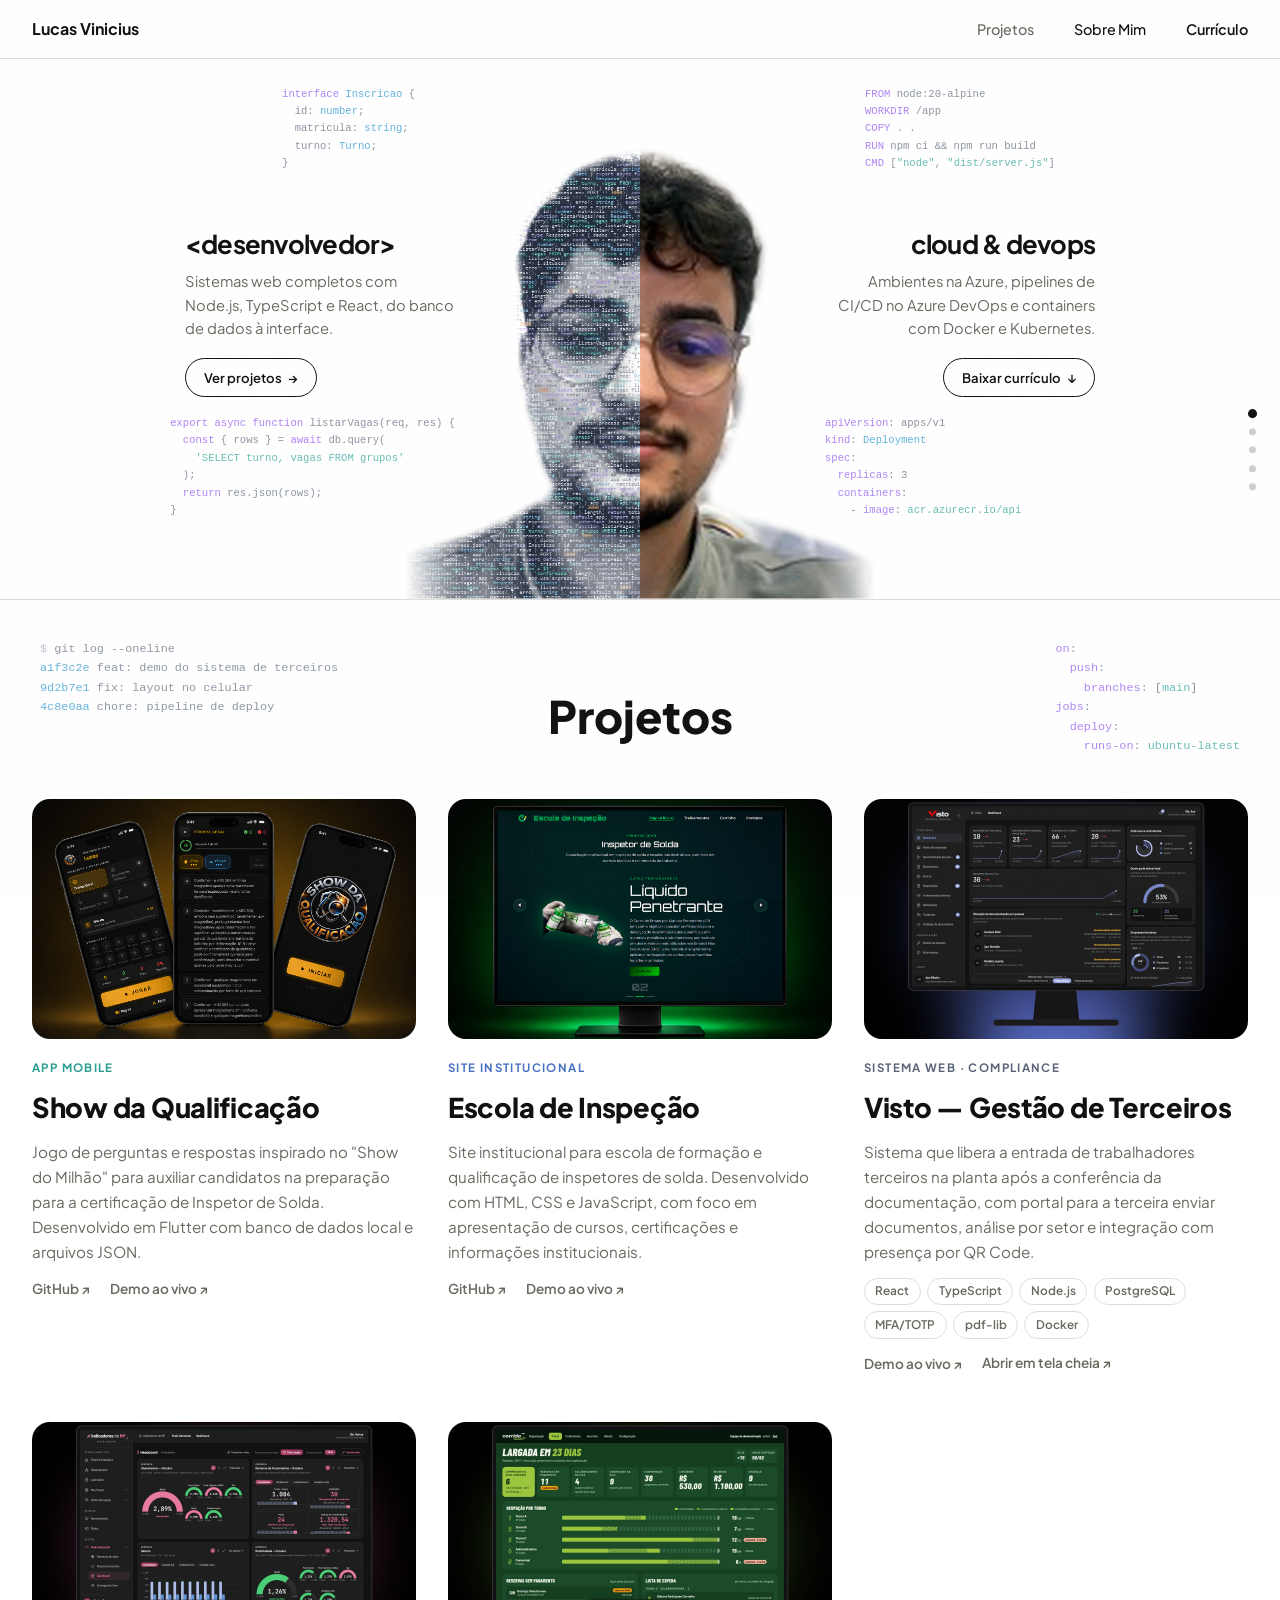
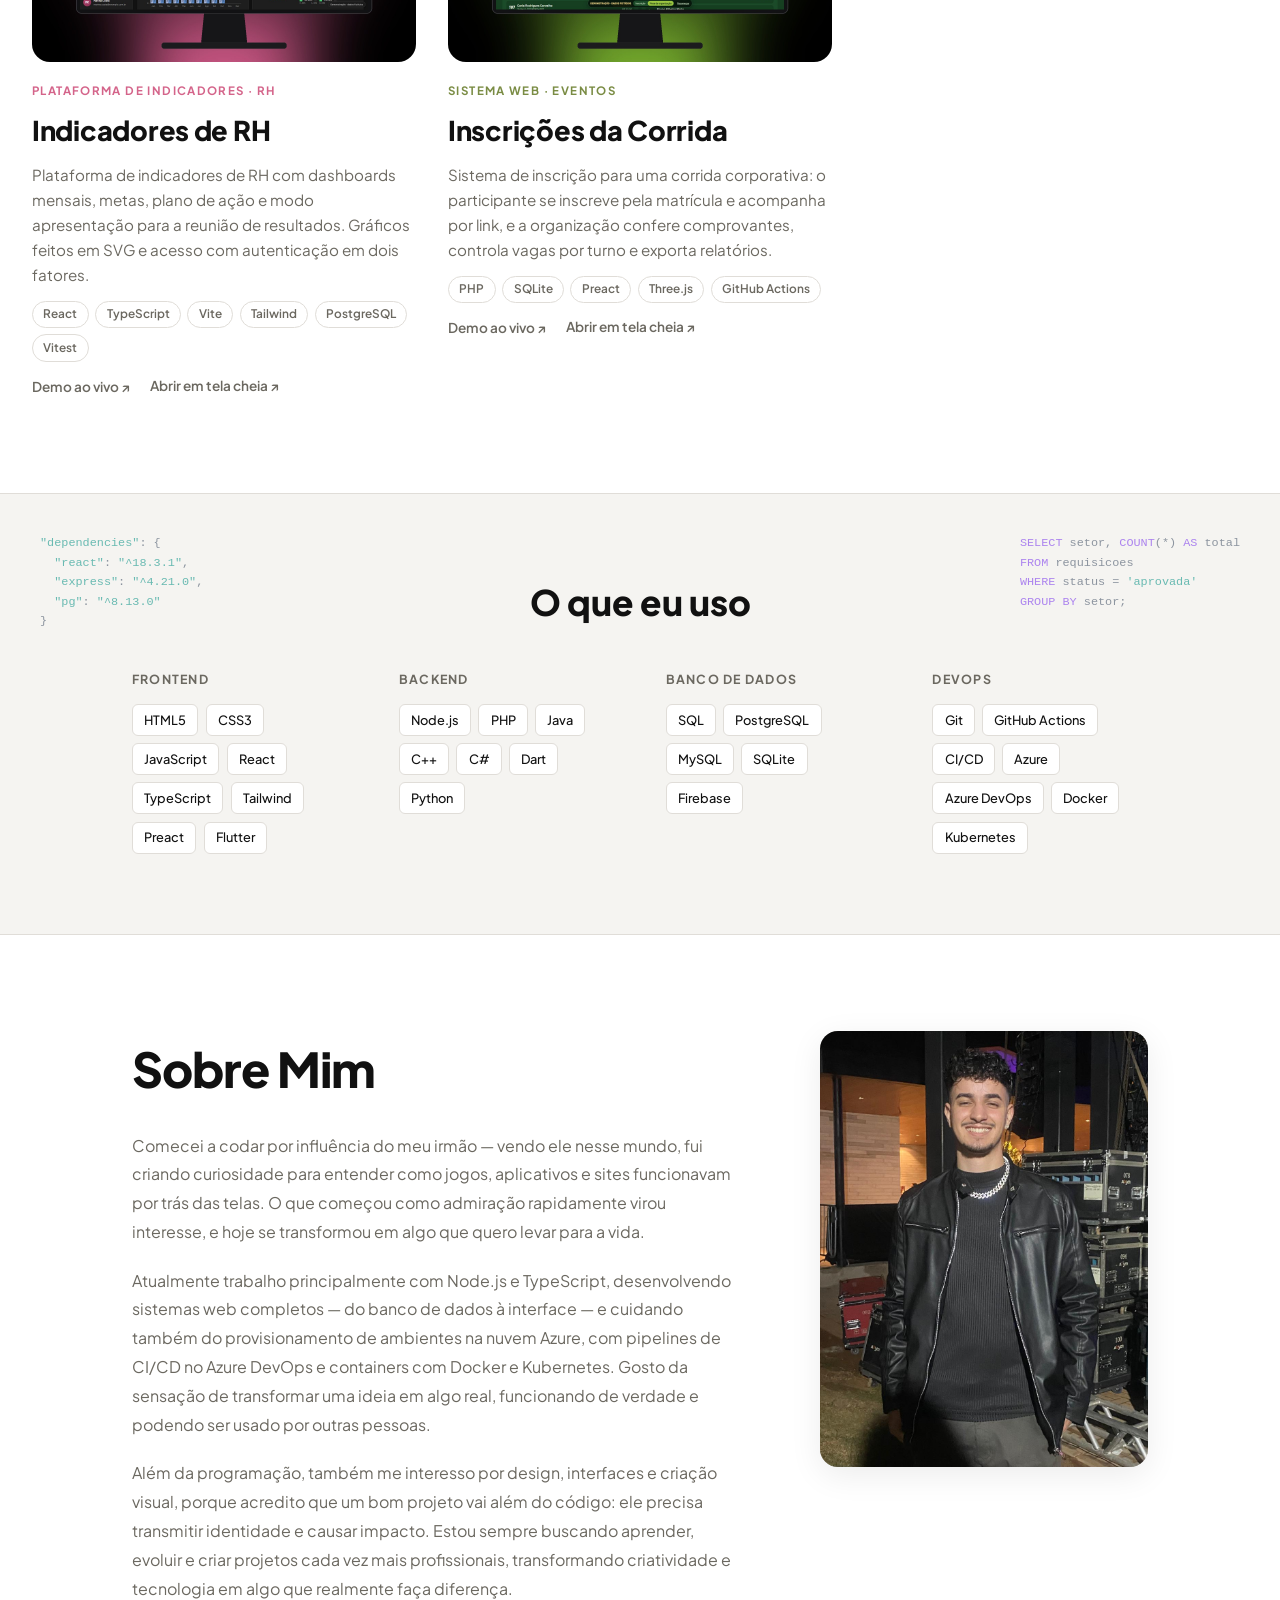
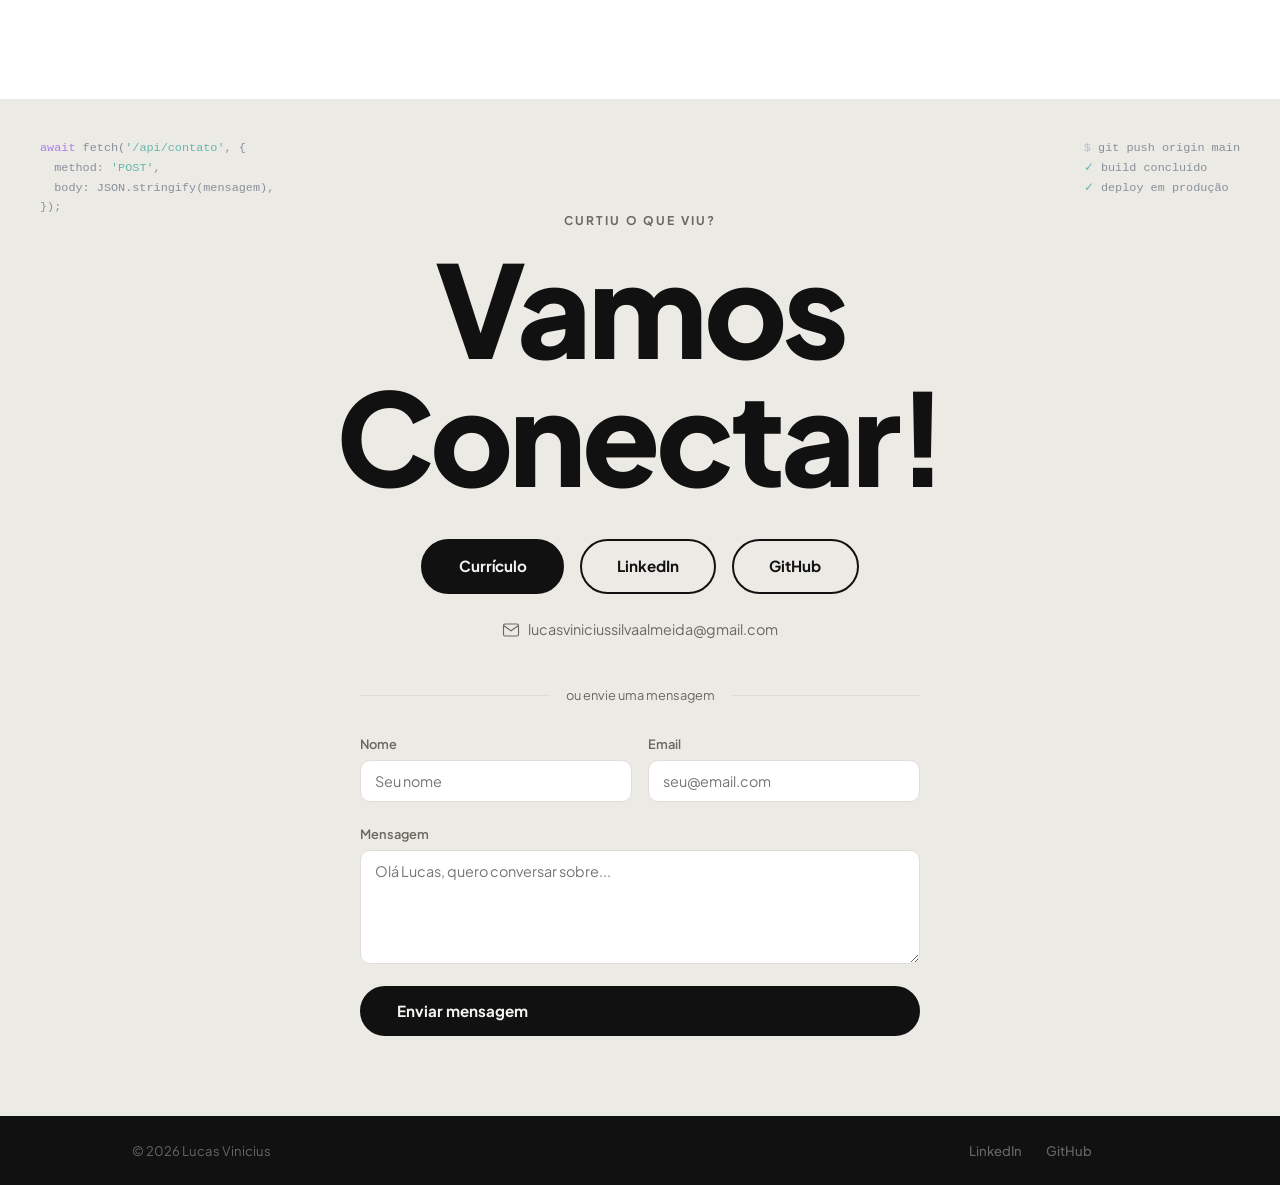
<file: index.html>
<!DOCTYPE html>
<html lang="pt-BR" data-theme="light">
<head>
  <meta charset="UTF-8" />
  <meta name="viewport" content="width=device-width, initial-scale=1.0" />
  <title>Lucas Vinicius | Full Stack Developer</title>

  <!-- SEO -->
  <meta name="description" content="Portfolio de Lucas Vinicius — Full Stack Developer que cria sistemas web e apps com React, TypeScript, Node.js, PHP e Flutter, unindo design, performance e experiência do usuário." />
  <meta name="author" content="Lucas Vinicius" />

  <!-- Open Graph -->
  <meta property="og:type"        content="website" />
  <meta property="og:url"         content="https://lucasvinicius.dev.br/" />
  <meta property="og:title"       content="Lucas Vinicius | Full Stack Developer" />
  <meta property="og:description" content="Full Stack Developer que cria sistemas web e apps com React, TypeScript, Node.js, PHP e Flutter, unindo design, performance e experiência do usuário." />
  <meta property="og:image"       content="https://lucasvinicius.dev.br/assets/images/photo.jpeg" />
  <meta property="og:locale"      content="pt_BR" />

  <!-- Twitter Card -->
  <meta name="twitter:card"        content="summary_large_image" />
  <meta name="twitter:title"       content="Lucas Vinicius | Full Stack Developer" />
  <meta name="twitter:description" content="Full Stack Developer que cria sistemas web e apps com React, TypeScript, Node.js, PHP e Flutter, unindo design, performance e experiência do usuário." />
  <meta name="twitter:image"       content="https://lucasvinicius.dev.br/assets/images/photo.jpeg" />

  <!-- Favicon -->
  <link rel="icon" type="image/svg+xml" href="assets/favicon.svg?v=2" />

  <!-- Styles -->
  <link rel="stylesheet" href="assets/css/main.css?v=20261109t" />

  <!-- Fonts -->
  <link rel="preconnect" href="https://fonts.googleapis.com" />
  <link rel="preconnect" href="https://fonts.gstatic.com" crossorigin />
  <link href="https://fonts.googleapis.com/css2?family=Plus+Jakarta+Sans:wght@400;500;600;700;800&display=swap" rel="stylesheet" />
</head>
<body>


  <noscript>
    <div class="noscript-banner">Este site funciona melhor com JavaScript habilitado.</div>
  </noscript>

  <!-- NAV -->
  <nav id="navbar" role="navigation" aria-label="Navegação principal">
    <div class="nav-inner">
      <a href="#hero" class="nav-brand" aria-label="Início">
        Lucas Vinicius
      </a>
      <ul class="nav-links">
        <li><a href="#projects">Projetos</a></li>
        <li><a href="#about">Sobre Mim</a></li>
        <li><a href="assets/images/Lucas_Vinicius_Curriculo.pdf?v=20261106" target="_blank" rel="noopener" class="nav-resume">Currículo</a></li>
      </ul>
      <button class="hamburger" id="hamburger" aria-label="Abrir menu" aria-expanded="false" aria-controls="mobileMenu">
        <span></span><span></span><span></span>
      </button>
    </div>
    <div class="mobile-menu" id="mobileMenu" aria-hidden="true">
      <ul class="mobile-links">
        <li><a href="#hero"     class="mobile-link">Início</a></li>
        <li><a href="#projects" class="mobile-link">Projetos</a></li>
        <li><a href="#skills"   class="mobile-link">O que eu uso</a></li>
        <li><a href="#about"    class="mobile-link">Sobre Mim</a></li>
        <li><a href="#contact"  class="mobile-link">Contato</a></li>
        <li><a href="assets/images/Lucas_Vinicius_Curriculo.pdf?v=20261106" target="_blank" rel="noopener" class="mobile-link">Currículo</a></li>
      </ul>
      <div class="mobile-social">
        <a href="https://www.linkedin.com/in/lucasviniciussilvaalmeida/" target="_blank" rel="noopener" aria-label="LinkedIn">
          <svg viewBox="0 0 24 24" aria-hidden="true"><path d="M4.98 3.5a2.5 2.5 0 1 1 0 5 2.5 2.5 0 0 1 0-5zM3 9.75h4v11.25H3zM9.5 9.75h3.8v1.6h.06c.53-1 1.83-2.05 3.77-2.05 4.03 0 4.77 2.65 4.77 6.1V21h-4v-4.9c0-1.17-.02-2.68-1.63-2.68-1.64 0-1.89 1.28-1.89 2.6V21h-4z"/></svg>
        </a>
        <a href="https://github.com/lucaasxz" target="_blank" rel="noopener" aria-label="GitHub">
          <svg viewBox="0 0 24 24" aria-hidden="true"><path d="M12 .5a11.5 11.5 0 0 0-3.64 22.41c.58.1.79-.25.79-.56v-2c-3.2.7-3.88-1.37-3.88-1.37-.52-1.33-1.28-1.69-1.28-1.69-1.05-.72.08-.7.08-.7 1.16.08 1.77 1.19 1.77 1.19 1.03 1.77 2.7 1.26 3.36.96.1-.75.4-1.26.73-1.55-2.55-.29-5.24-1.28-5.24-5.69 0-1.26.45-2.29 1.19-3.1-.12-.29-.52-1.46.11-3.05 0 0 .97-.31 3.17 1.18a11 11 0 0 1 5.77 0c2.2-1.49 3.17-1.18 3.17-1.18.63 1.59.23 2.76.11 3.05.74.81 1.19 1.84 1.19 3.1 0 4.42-2.7 5.4-5.26 5.68.41.36.78 1.06.78 2.14v3.17c0 .31.21.67.8.56A11.5 11.5 0 0 0 12 .5z"/></svg>
        </a>
        <a href="mailto:lucasviniciussilvaalmeida@gmail.com" aria-label="E-mail">
          <svg viewBox="0 0 24 24" aria-hidden="true"><path d="M3 5h18a1 1 0 0 1 1 1v12a1 1 0 0 1-1 1H3a1 1 0 0 1-1-1V6a1 1 0 0 1 1-1zm9 7.2L4 7.3V17h16V7.3zM5.2 7l6.8 4.2L18.8 7z"/></svg>
        </a>
      </div>
    </div>
  </nav>

  <!-- HERO -->
  <section id="hero" aria-label="Apresentação">
    <div class="split" id="heroSplit">
      <h1 class="sr-only">Lucas Vinicius — desenvolvedor full stack e cloud &amp; devops</h1>

      <div class="split-lado split-lado--dev">
        <p class="split-titulo">&lt;desenvolvedor&gt;</p>
        <p class="split-desc">Sistemas web completos com Node.js, TypeScript e React, do banco de dados à interface.</p>
        <a href="#projects" class="split-cta">Ver projetos <span aria-hidden="true">→</span></a>
      </div>

      <div class="split-lado split-lado--cloud">
        <p class="split-titulo">cloud &amp; devops</p>
        <p class="split-desc">Ambientes na Azure, pipelines de CI/CD no Azure DevOps e containers com Docker e Kubernetes.</p>
        <a href="assets/images/Lucas_Vinicius_Curriculo.pdf?v=20261106" class="split-cta" target="_blank" rel="noopener">Baixar currículo <span aria-hidden="true">↓</span></a>
      </div>

      <pre class="split-codigo split-codigo--dev" style="right: calc(50% + var(--perto) + 40px); top: 5%" aria-hidden="true"><span class="k">interface</span> <span class="t">Inscricao</span> {
  id: <span class="t">number</span>;
  matricula: <span class="t">string</span>;
  turno: <span class="t">Turno</span>;
}</pre>

      <pre class="split-codigo split-codigo--dev" style="right: calc(50% + var(--perto)); top: 66%" aria-hidden="true"><span class="k">export async function</span> listarVagas(req, res) {
  <span class="k">const</span> { rows } = <span class="k">await</span> db.query(
    <span class="s">'SELECT turno, vagas FROM grupos'</span>
  );
  <span class="k">return</span> res.json(rows);
}</pre>

      <pre class="split-codigo split-codigo--cloud" style="left: calc(50% + var(--perto) + 40px); top: 5%" aria-hidden="true"><span class="k">FROM</span> node:20-alpine
<span class="k">WORKDIR</span> /app
<span class="k">COPY</span> . .
<span class="k">RUN</span> npm ci &amp;&amp; npm run build
<span class="k">CMD</span> [<span class="s">"node"</span>, <span class="s">"dist/server.js"</span>]</pre>

      <pre class="split-codigo split-codigo--cloud" style="left: calc(50% + var(--perto)); top: 66%" aria-hidden="true"><span class="k">apiVersion</span>: apps/v1
<span class="k">kind</span>: <span class="t">Deployment</span>
<span class="k">spec</span>:
  <span class="k">replicas</span>: 3
  <span class="k">containers</span>:
    - <span class="k">image</span>: <span class="s">acr.azurecr.io/api</span></pre>

      <div class="split-palco">
        <img class="split-img split-img--real" src="assets/images/hero-real.webp?v=5" alt="Lucas Vinicius" width="800" height="800" />
        <img class="split-img split-img--codigo" src="assets/images/hero-codigo.webp?v=4" alt="" aria-hidden="true" width="800" height="800" />
      </div>
    </div>
  </section>

  <!-- PROJECTS (Projetos) -->
  <section id="projects">
    <pre class="deco-codigo deco-codigo--esq" aria-hidden="true"><span class="c">$</span> git log --oneline
<span class="t">a1f3c2e</span> feat: demo do sistema de terceiros
<span class="t">9d2b7e1</span> fix: layout no celular
<span class="t">4c8e0aa</span> chore: pipeline de deploy</pre>
    <pre class="deco-codigo deco-codigo--dir" aria-hidden="true"><span class="k">on</span>:
  <span class="k">push</span>:
    <span class="k">branches</span>: [<span class="s">main</span>]
<span class="k">jobs</span>:
  <span class="k">deploy</span>:
    <span class="k">runs-on</span>: <span class="s">ubuntu-latest</span></pre>
    <div class="container">
      <h2 class="projects-heading">Projetos</h2>


      <div class="projects-grid">

        <article class="project-card" data-category="mobile">
          <a href="https://github.com/lucaasxz/Show-da-Qualificacao" target="_blank" rel="noopener" class="project-image-link" aria-label="Ver Show da Qualificação">
            <div class="project-image project-image--teal">
              <img src="assets/images/show.png" alt="Show da Qualificação" style="width:100%;height:100%;object-fit:cover;display:block;" />
            </div>
          </a>
          <div class="project-info">
            <span class="project-category project-category--teal">APP MOBILE</span>
            <h3>Show da Qualificação</h3>
            <p>Jogo de perguntas e respostas inspirado no "Show do Milhão" para auxiliar candidatos na preparação para a certificação de Inspetor de Solda. Desenvolvido em Flutter com banco de dados local e arquivos JSON.</p>
            <div class="project-card-links">
              <a href="https://github.com/lucaasxz/Show-da-Qualificacao" target="_blank" rel="noopener" class="project-text-link">GitHub ↗</a>
              <button class="project-text-link" data-demo-src="demo/index.html">Demo ao vivo ↗</button>
            </div>
          </div>
        </article>

        <article class="project-card" data-category="web">
          <a href="https://github.com/lucaasxz/Escola-de-Inspecao" target="_blank" rel="noopener" class="project-image-link" aria-label="Ver Escola de Inspeção">
            <div class="project-image project-image--blue">
              <img src="assets/images/escola.png" alt="Escola de Inspeção" style="width:100%;height:100%;object-fit:cover;display:block;" />
            </div>
          </a>
          <div class="project-info">
            <span class="project-category project-category--blue">SITE INSTITUCIONAL</span>
            <h3>Escola de Inspeção</h3>
            <p>Site institucional para escola de formação e qualificação de inspetores de solda. Desenvolvido com HTML, CSS e JavaScript, com foco em apresentação de cursos, certificações e informações institucionais.</p>
            <div class="project-card-links">
              <a href="https://github.com/lucaasxz/Escola-de-Inspecao" target="_blank" rel="noopener" class="project-text-link">GitHub ↗</a>
              <button class="project-text-link" data-demo-src="demo-escola/index.html" data-demo-type="web">Demo ao vivo ↗</button>
            </div>
          </div>
        </article>


        <article class="project-card" data-category="web">
          <button type="button" class="project-image-link" data-demo-src="demo-visto/index.html" data-demo-type="web" aria-label="Abrir a demonstração: Visto">
            <div class="project-image project-image--slate">
            <img src="assets/images/visto.jpg" alt="Tela do sistema Visto — Gestão de Terceiros com dados fictícios" loading="lazy" style="width:100%;height:100%;object-fit:cover;display:block;" />
          </div>
          </button>
          <div class="project-info">
            <span class="project-category project-category--slate">SISTEMA WEB · COMPLIANCE</span>
            <h3>Visto — Gestão de Terceiros</h3>
            <p>Sistema que libera a entrada de trabalhadores terceiros na planta após a conferência da documentação, com portal para a terceira enviar documentos, análise por setor e integração com presença por QR Code.</p>
            <ul class="project-stack" aria-label="Tecnologias"><li>React</li><li>TypeScript</li><li>Node.js</li><li>PostgreSQL</li><li>MFA/TOTP</li><li>pdf-lib</li><li>Docker</li></ul>
            <div class="project-card-links">
              <button class="project-text-link" data-demo-src="demo-visto/index.html" data-demo-type="web">Demo ao vivo ↗</button>
              <a href="demo-visto/index.html" target="_blank" rel="noopener" class="project-text-link">Abrir em tela cheia ↗</a>
            </div>
          </div>
        </article>

        <article class="project-card" data-category="web">
          <button type="button" class="project-image-link" data-demo-src="demo-indicadores/index.html" data-demo-type="web" aria-label="Abrir a demonstração: Indicadores de RH">
            <div class="project-image project-image--rose">
            <img src="assets/images/indicadores.jpg" alt="Tela do sistema Indicadores de RH com dados fictícios" loading="lazy" style="width:100%;height:100%;object-fit:cover;display:block;" />
          </div>
          </button>
          <div class="project-info">
            <span class="project-category project-category--rose">PLATAFORMA DE INDICADORES · RH</span>
            <h3>Indicadores de RH</h3>
            <p>Plataforma de indicadores de RH com dashboards mensais, metas, plano de ação e modo apresentação para a reunião de resultados. Gráficos feitos em SVG e acesso com autenticação em dois fatores.</p>
            <ul class="project-stack" aria-label="Tecnologias"><li>React</li><li>TypeScript</li><li>Vite</li><li>Tailwind</li><li>PostgreSQL</li><li>Vitest</li></ul>
            <div class="project-card-links">
              <button class="project-text-link" data-demo-src="demo-indicadores/index.html" data-demo-type="web">Demo ao vivo ↗</button>
              <a href="demo-indicadores/index.html" target="_blank" rel="noopener" class="project-text-link">Abrir em tela cheia ↗</a>
            </div>
          </div>
        </article>

        <article class="project-card" data-category="web">
          <button type="button" class="project-image-link" data-demo-src="demo-corrida/index.html" data-demo-type="web" aria-label="Abrir a demonstração: Inscrições da Corrida">
            <div class="project-image project-image--olive">
            <img src="assets/images/corrida.jpg" alt="Tela do sistema Inscrições da Corrida com dados fictícios" loading="lazy" style="width:100%;height:100%;object-fit:cover;display:block;" />
          </div>
          </button>
          <div class="project-info">
            <span class="project-category project-category--olive">SISTEMA WEB · EVENTOS</span>
            <h3>Inscrições da Corrida</h3>
            <p>Sistema de inscrição para uma corrida corporativa: o participante se inscreve pela matrícula e acompanha por link, e a organização confere comprovantes, controla vagas por turno e exporta relatórios.</p>
            <ul class="project-stack" aria-label="Tecnologias"><li>PHP</li><li>SQLite</li><li>Preact</li><li>Three.js</li><li>GitHub Actions</li></ul>
            <div class="project-card-links">
              <button class="project-text-link" data-demo-src="demo-corrida/index.html" data-demo-type="web">Demo ao vivo ↗</button>
              <a href="demo-corrida/index.html" target="_blank" rel="noopener" class="project-text-link">Abrir em tela cheia ↗</a>
            </div>
          </div>
        </article>
      </div>
    </div>
  </section>

  <!-- SKILLS -->
  <section id="skills">
    <pre class="deco-codigo deco-codigo--esq" aria-hidden="true"><span class="s">"dependencies"</span>: {
  <span class="s">"react"</span>: <span class="s">"^18.3.1"</span>,
  <span class="s">"express"</span>: <span class="s">"^4.21.0"</span>,
  <span class="s">"pg"</span>: <span class="s">"^8.13.0"</span>
}</pre>
    <pre class="deco-codigo deco-codigo--dir" aria-hidden="true"><span class="k">SELECT</span> setor, <span class="k">COUNT</span>(*) <span class="k">AS</span> total
<span class="k">FROM</span> requisicoes
<span class="k">WHERE</span> status = <span class="s">'aprovada'</span>
<span class="k">GROUP BY</span> setor;</pre>
    <div class="container">
      <h2 class="skills-heading">O que eu uso</h2>
      <div class="skills-grid">
        <div class="skill-group">
          <h3>Frontend</h3>
          <div class="skill-tags">
            <span>HTML5</span><span>CSS3</span><span>JavaScript</span>
            <span>React</span><span>TypeScript</span><span>Tailwind</span>
            <span>Preact</span><span>Flutter</span>
          </div>
        </div>
        <div class="skill-group">
          <h3>Backend</h3>
          <div class="skill-tags">
            <span>Node.js</span><span>PHP</span><span>Java</span><span>C++</span><span>C#</span><span>Dart</span><span>Python</span>
          </div>
        </div>
        <div class="skill-group">
          <h3>Banco de Dados</h3>
          <div class="skill-tags">
            <span>SQL</span><span>PostgreSQL</span><span>MySQL</span><span>SQLite</span><span>Firebase</span>
          </div>
        </div>
        <div class="skill-group">
          <h3>DevOps</h3>
          <div class="skill-tags">
            <span>Git</span><span>GitHub Actions</span><span>CI/CD</span>
            <span>Azure</span><span>Azure DevOps</span>
            <span>Docker</span><span>Kubernetes</span>
          </div>
        </div>
      </div>
    </div>
  </section>

  <!-- ABOUT -->
  <section id="about">
    <pre class="deco-codigo deco-codigo--esq deco-codigo--lateral" aria-hidden="true"><span class="k">const</span> lucas = {
  foco: [<span class="s">'Node.js'</span>, <span class="s">'TypeScript'</span>, <span class="s">'Azure'</span>],
  aprendendo: <span class="t">true</span>,
};</pre>
    <pre class="deco-codigo deco-codigo--dir deco-codigo--lateral" aria-hidden="true"><span class="k">while</span> (lucas.aprendendo) {
  estudar();
  construir();
  compartilhar();
}</pre>
    <div class="container">
      <div class="about-layout">
        <div class="about-text">
          <h2>Sobre Mim</h2>
          <p>
            Comecei a codar por influência do meu irmão — vendo ele nesse mundo, fui criando curiosidade para entender como jogos, aplicativos e sites funcionavam por trás das telas. O que começou como admiração rapidamente virou interesse, e hoje se transformou em algo que quero levar para a vida.
          </p>
          <p>
            Atualmente trabalho principalmente com Node.js e TypeScript, desenvolvendo sistemas web completos — do banco de dados à interface — e cuidando também do provisionamento de ambientes na nuvem Azure, com pipelines de CI/CD no Azure DevOps e containers com Docker e Kubernetes. Gosto da sensação de transformar uma ideia em algo real, funcionando de verdade e podendo ser usado por outras pessoas.
          </p>
          <p>
            Além da programação, também me interesso por design, interfaces e criação visual, porque acredito que um bom projeto vai além do código: ele precisa transmitir identidade e causar impacto. Estou sempre buscando aprender, evoluir e criar projetos cada vez mais profissionais, transformando criatividade e tecnologia em algo que realmente faça diferença.
          </p>
        </div>
        <div class="about-photo" aria-label="Foto de Lucas Vinicius">
          <img src="assets/images/photo2.jpeg" alt="Lucas Vinicius" />
        </div>
      </div>
    </div>
  </section>

  <!-- CONTACT -->
  <section id="contact">
    <pre class="deco-codigo deco-codigo--esq" aria-hidden="true"><span class="k">await</span> fetch(<span class="s">'/api/contato'</span>, {
  method: <span class="s">'POST'</span>,
  body: JSON.stringify(mensagem),
});</pre>
    <pre class="deco-codigo deco-codigo--dir" aria-hidden="true"><span class="c">$</span> git push origin main
<span class="s">✓</span> build concluído
<span class="s">✓</span> deploy em produção</pre>
    <div class="container">
      <p class="connect-eyebrow">CURTIU O QUE VIU?</p>
      <h2 class="connect-title">Vamos Conectar!</h2>
      <div class="connect-buttons">
        <a href="assets/images/Lucas_Vinicius_Curriculo.pdf?v=20261106" target="_blank" rel="noopener" class="btn-dark">Currículo</a>
        <a href="https://www.linkedin.com/in/lucasviniciussilvaalmeida/" target="_blank" rel="noopener" class="btn-outlined">LinkedIn</a>
        <a href="https://github.com/lucaasxz" target="_blank" rel="noopener" class="btn-outlined">GitHub</a>
      </div>
      <a href="mailto:lucasviniciussilvaalmeida@gmail.com" class="connect-email">
        <svg viewBox="0 0 24 24" fill="none" stroke="currentColor" stroke-width="1.5" width="18" height="18" aria-hidden="true">
          <path d="M4 4h16c1.1 0 2 .9 2 2v12c0 1.1-.9 2-2 2H4c-1.1 0-2-.9-2-2V6c0-1.1.9-2 2-2z"/>
          <polyline points="22,6 12,13 2,6"/>
        </svg>
        lucasviniciussilvaalmeida@gmail.com
      </a>

      <div class="contact-form-wrap">
        <div class="form-or"><span>ou envie uma mensagem</span></div>
        <form id="contactForm" class="contact-form" novalidate>
          <div class="form-row">
            <div class="form-group">
              <label for="name">Nome</label>
              <input type="text" id="name" name="user_name" placeholder="Seu nome" autocomplete="name" />
              <span class="form-error" id="nameError" aria-live="polite"></span>
            </div>
            <div class="form-group">
              <label for="email">Email</label>
              <input type="email" id="email" name="user_email" placeholder="seu@email.com" autocomplete="email" />
              <span class="form-error" id="emailError" aria-live="polite"></span>
            </div>
          </div>
          <div class="form-group">
            <label for="message">Mensagem</label>
            <textarea id="message" name="message" rows="5" placeholder="Olá Lucas, quero conversar sobre..."></textarea>
            <span class="form-error" id="messageError" aria-live="polite"></span>
          </div>
          <button type="submit" id="submitBtn" class="btn-dark">
            <span class="btn-text">Enviar mensagem</span>
            <span class="btn-loading" style="display:none" aria-hidden="true">Enviando…</span>
          </button>
        </form>
        <div id="formSuccess" class="form-success" style="display:none" role="status">
          Mensagem enviada! Responderei em breve.
        </div>
      </div>
    </div>
  </section>

  <!-- FOOTER -->
  <footer>
    <div class="container footer-inner">
      <p>&copy; <span id="year"></span> Lucas Vinicius</p>
      <div class="footer-links">
        <a href="https://www.linkedin.com/in/lucasviniciussilvaalmeida/" target="_blank" rel="noopener">LinkedIn</a>
        <a href="https://github.com/lucaasxz" target="_blank" rel="noopener">GitHub</a>
      </div>
    </div>
  </footer>

  <!-- BACK TO TOP -->
  <button class="back-to-top" id="backToTop" aria-label="Voltar ao topo">
    <svg viewBox="0 0 24 24" fill="none" stroke="currentColor" stroke-width="2.5" width="18" height="18" aria-hidden="true">
      <path d="M18 15l-6-6-6 6"/>
    </svg>
  </button>

  <script type="module" src="assets/js/main.js?v=20261109t"></script>
</body>
</html>
</file>
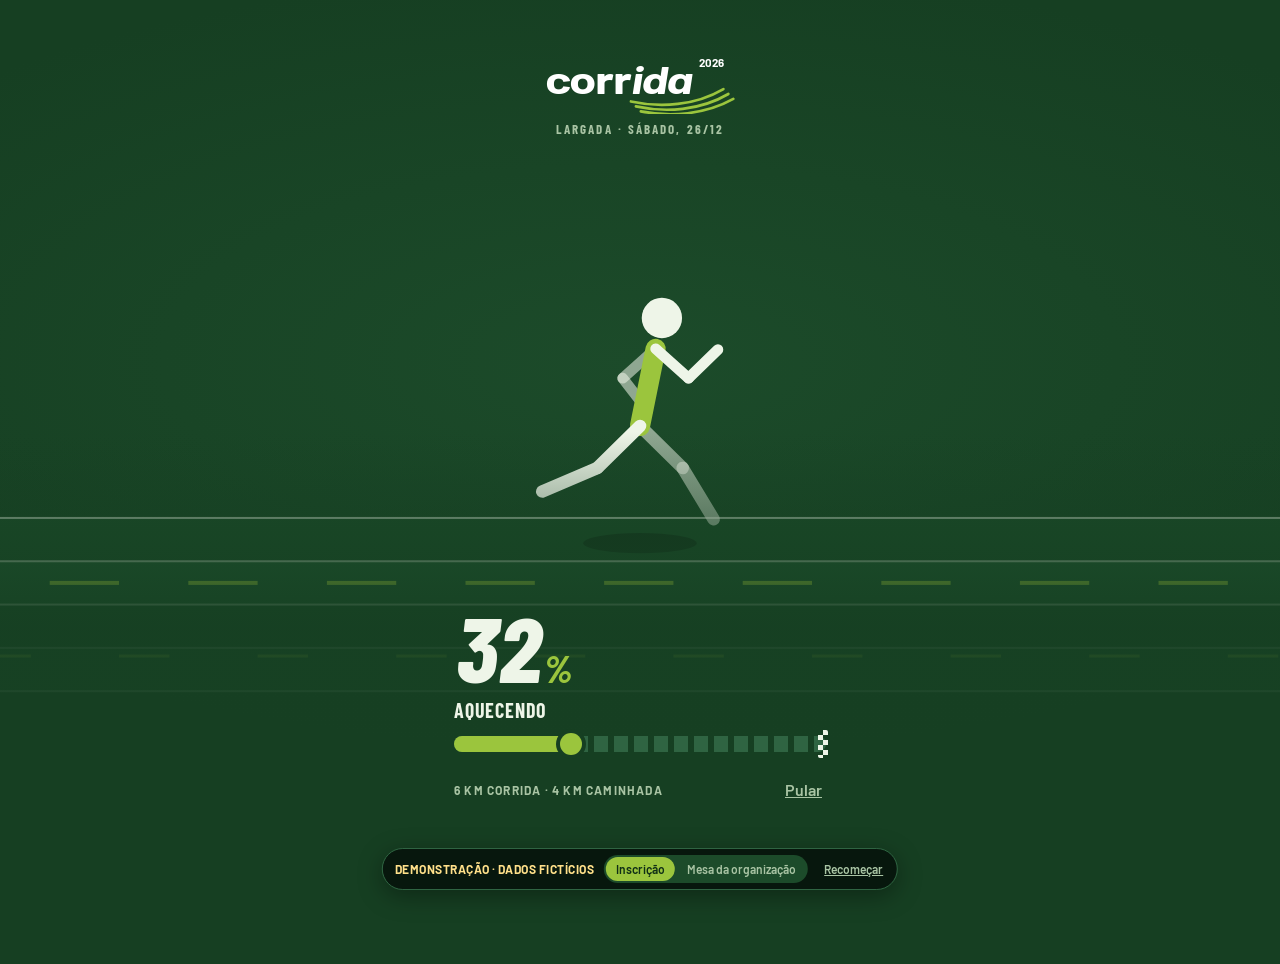
<file: demo-corrida/index.html>
<!doctype html>
<html lang="pt-BR">
  <head>
    <meta charset="UTF-8" />
    <meta name="viewport" content="width=device-width, initial-scale=1.0" />
    <meta name="theme-color" content="#163F22" />
    <meta name="description" content="Demonstração navegável do sistema de inscrições de uma corrida corporativa, com dados fictícios." />
    <title>Corrida 2026 | Inscrição (demonstração)</title>
    <link rel="stylesheet" href="./fontes/fontes.css" />
    <link rel="stylesheet" href="./css/corrida.css" />
    <!--
      Demonstração estática: sem compilação e sem servidor. O navegador carrega os
      módulos de ./js direto; o import map dá nome às bibliotecas de ./vendor
      (Preact no lugar do React, clsx) e aos substitutos mínimos de ./js/shims.
      A API é simulada no próprio navegador (js/lib/demo/), com dados fictícios.
    -->
    <script type="importmap">
      {
        "imports": {
          "preact": "./vendor/preact/preact.module.js",
          "preact/hooks": "./vendor/preact/hooks/hooks.module.js",
          "preact/compat": "./vendor/preact/compat/compat.module.js",
          "react": "./vendor/preact/compat/compat.module.js",
          "react-dom": "./vendor/preact/compat/compat.module.js",
          "react-dom/client": "./vendor/preact/compat/client.mjs",
          "react-router-dom": "./js/shims/react-router-dom.js",
          "lucide-react": "./js/shims/lucide-react.js",
          "clsx": "./vendor/clsx/clsx.mjs"
        }
      }
    </script>
  </head>
  <body>
    <div id="root"></div>
    <script type="module" src="./js/main.js"></script>
  </body>
</html>
</file>
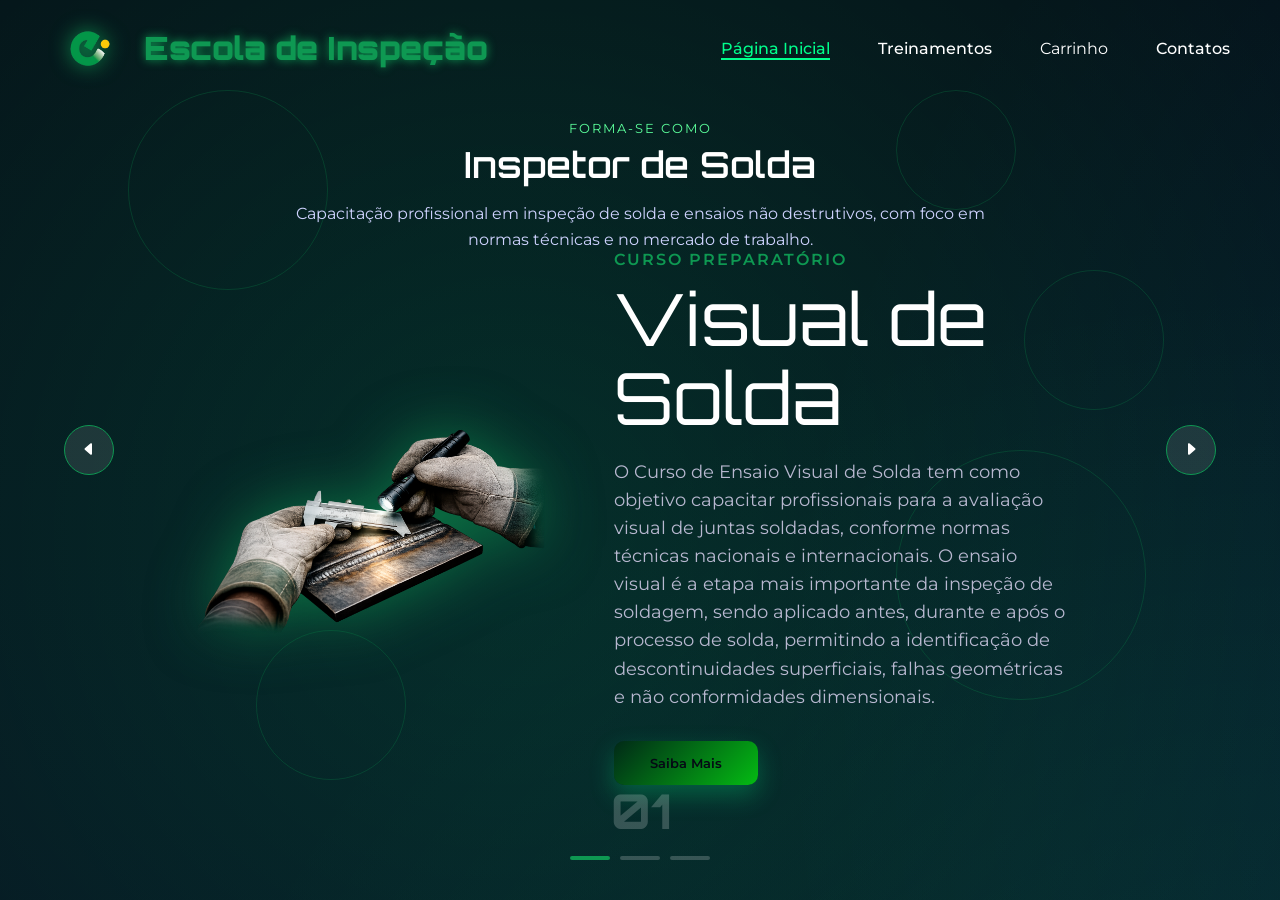
<file: demo-escola/index.html>
<!DOCTYPE html>
<html lang="pt-br">

<head>
  <meta charset="UTF-8">
  <meta name="viewport" content="width=device-width, initial-scale=1.0">
  <link rel="preconnect" href="https://fonts.googleapis.com">
  <link rel="preconnect" href="https://fonts.gstatic.com" crossorigin>
  <link href="https://fonts.googleapis.com/css2?family=Montserrat:ital,wght@0,100..900;1,100..900&family=Orbitron:wght@400..900&display=swap" rel="stylesheet">
  <link rel="stylesheet" href="assets/css/global.css">
  <link rel="stylesheet" href="assets/css/home.css">
  <title>Página Inicial | Escola de Inspeção</title>
</head>

<body>
  <div class="bg-glow"></div>

  <header>
    <div class="brand">
      <img src="assets/img/logo.png" alt="Logo Escola">
      <span>Escola de Inspeção</span>
    </div>
    <nav>
      <ul>
        <li><a href="index.html" class="active">Página Inicial</a></li>
        <li><a href="pages/cursos.html">Treinamentos</a></li>
        <li>Carrinho</li>
        <li><a href="pages/contato.html">Contatos</a></li>
      </ul>
    </nav>
  </header>

  <main class="container">

    <div class="tech-circle">
      <div class="circle"></div>
      <div class="circle"></div>
      <div class="circle"></div>
      <div class="circle"></div>
      <div class="circle"></div>
    </div>

    <div class="hero-top">
      <span class="hero-eyebrow">FORMA-SE COMO</span>
      <h1 class="hero-title">Inspetor de Solda</h1>
      <p class="hero-subtitle">
        Capacitação profissional em inspeção de solda e ensaios não destrutivos,
        com foco em normas técnicas e no mercado de trabalho.
      </p>
    </div>

    <div class="list">

      <div class="item active">
        <div class="product-img">
          <img src="assets/img/visual-solda.png" alt="Visual de Solda">
        </div>
        <div class="content">
          <p class="product-tag">Curso Preparatório</p>
          <p class="product-name">Visual de Solda</p>
          <p class="description">O Curso de Ensaio Visual de Solda tem como objetivo capacitar profissionais
            para a avaliação visual de juntas soldadas, conforme normas técnicas nacionais e internacionais.
            O ensaio visual é a etapa mais importante da inspeção de soldagem, sendo aplicado antes, durante
            e após o processo de solda, permitindo a identificação de descontinuidades superficiais, falhas
            geométricas e não conformidades dimensionais.</p>
          <button class="btn"><a href="pages/cursos/ensaio-visual.html">Saiba Mais</a></button>
        </div>
      </div>

      <div class="item">
        <div class="product-img">
          <img src="assets/img/liquido-penetrante.png" alt="Líquido Penetrante">
        </div>
        <div class="content">
          <p class="product-tag">Curso Preparatório</p>
          <p class="product-name">Líquido Penetrante</p>
          <p class="description">O Curso de Ensaio por Líquido Penetrante (LP) tem como objetivo capacitar
            profissionais para a detecção de descontinuidades superficiais em materiais metálicos e não
            metálicos, por meio de um dos métodos mais utilizados nos Ensaios Não Destrutivos (END). Este
            método é amplamente aplicado na inspeção de soldas, peças fundidas, forjadas e usinadas.</p>
          <button class="btn"><a href="pages/cursos/liquido-penetrante.html">Saiba Mais</a></button>
        </div>
      </div>

      <div class="item">
        <div class="product-img">
          <img src="assets/img/particula-magnetica.png" alt="Partícula Magnética">
        </div>
        <div class="content">
          <p class="product-tag">Curso Preparatório</p>
          <p class="product-name">Partícula Magnética</p>
          <p class="description">O Curso de Ensaio por Partículas Magnéticas (PM) tem como objetivo capacitar
            profissionais para a detecção de descontinuidades superficiais e subsuperficiais em materiais
            ferromagnéticos, por meio de um dos métodos mais eficientes dos Ensaios Não Destrutivos (END),
            amplamente utilizado na inspeção de soldas, componentes estruturais e peças industriais.</p>
          <button class="btn"><a href="pages/cursos/particula-magnetica.html">Saiba Mais</a></button>
        </div>
      </div>

    </div>

    <div class="arrows">
      <button class="arrow-btn" id="prev">
        <svg xmlns="http://www.w3.org/2000/svg" width="16" height="16" fill="#fff" viewBox="0 0 16 16">
          <path d="m3.86 8.753 5.482 4.796c.646.566 1.658.106 1.658-.753V3.204a1 1 0 0 0-1.659-.753l-5.48 4.796a1 1 0 0 0 0 1.506z"/>
        </svg>
      </button>
      <button class="arrow-btn" id="next">
        <svg xmlns="http://www.w3.org/2000/svg" width="16" height="16" fill="#fff" viewBox="0 0 16 16">
          <path d="m12.14 8.753-5.482 4.796c-.646.566-1.658.106-1.658-.753V3.204a1 1 0 0 1 1.659-.753l5.48 4.796a1 1 0 0 1 0 1.506z"/>
        </svg>
      </button>
    </div>

    <div class="indicators">
      <div class="numbers">01</div>
      <div class="dots">
        <div class="dot active"></div>
        <div class="dot"></div>
        <div class="dot"></div>
      </div>
    </div>

  </main>

  <script src="assets/js/carousel.js"></script>
  <script src="assets/js/global.js"></script>
</body>

</html>
</file>
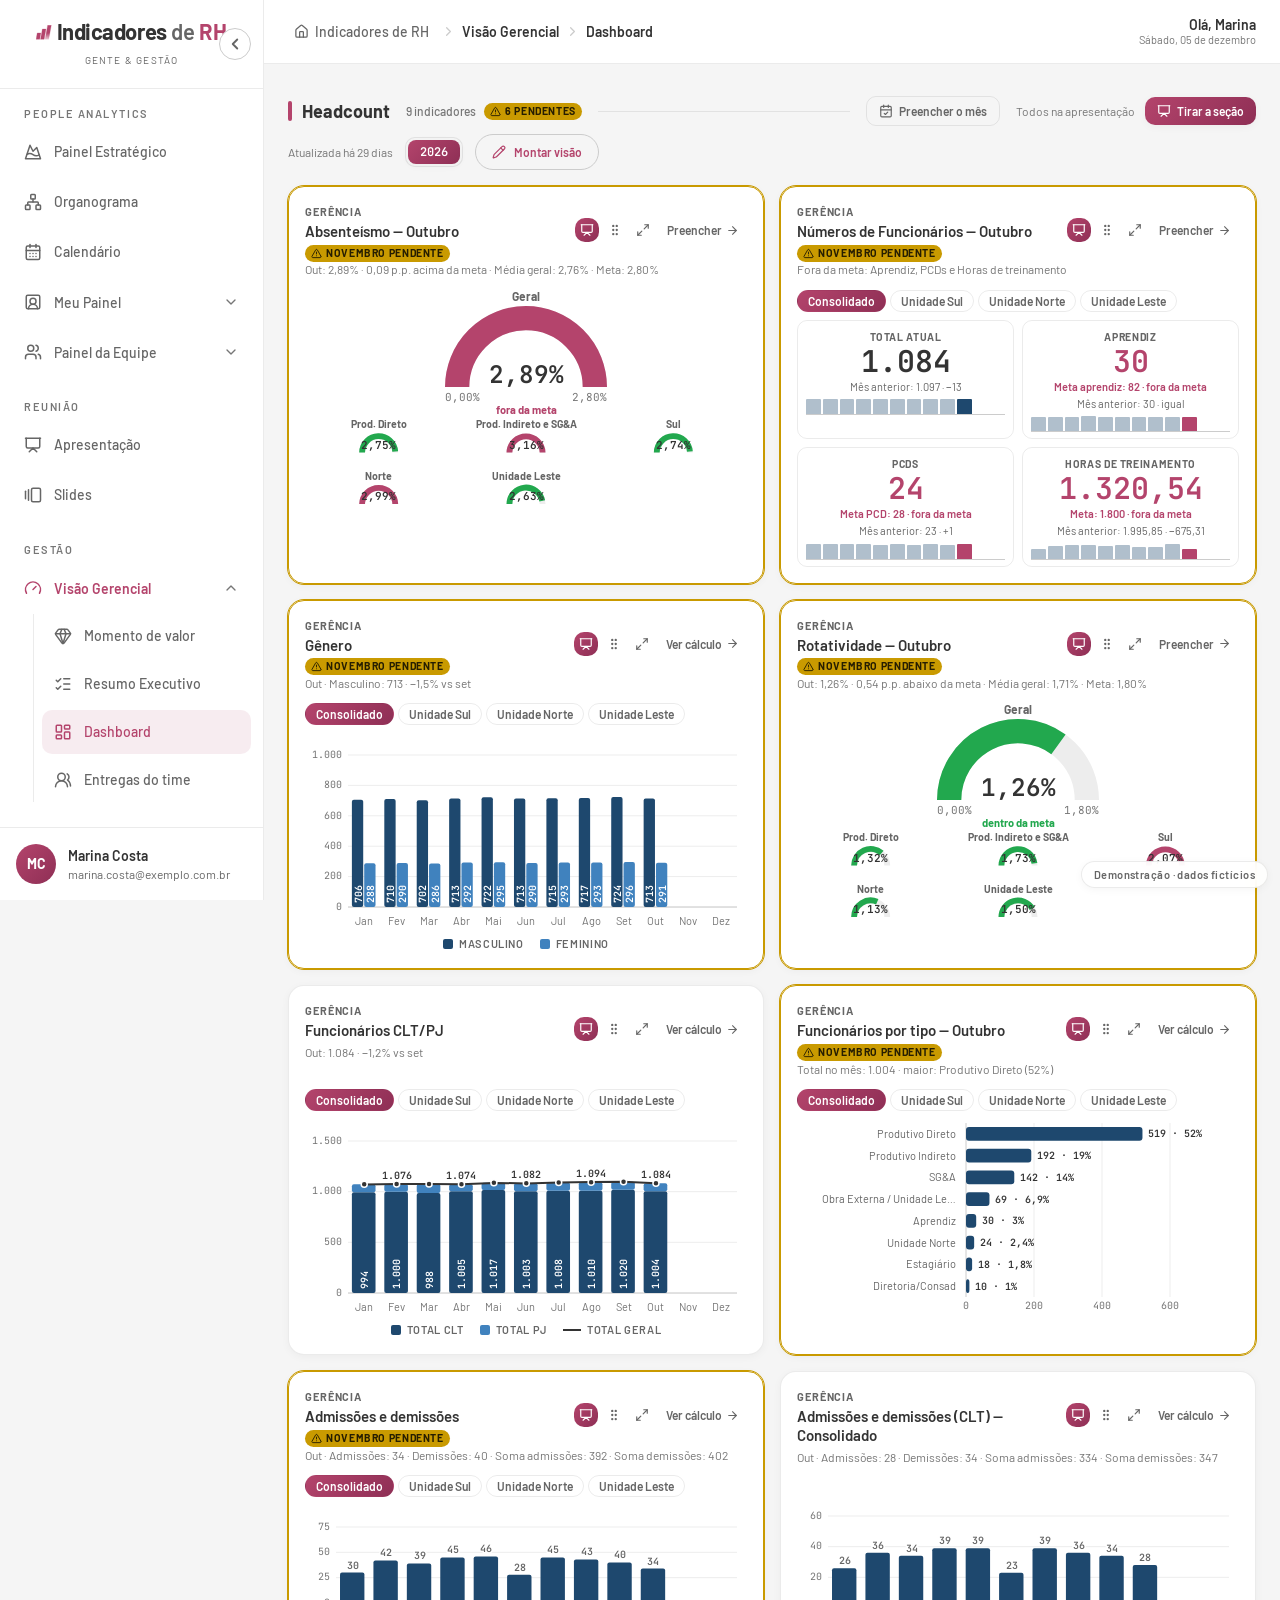
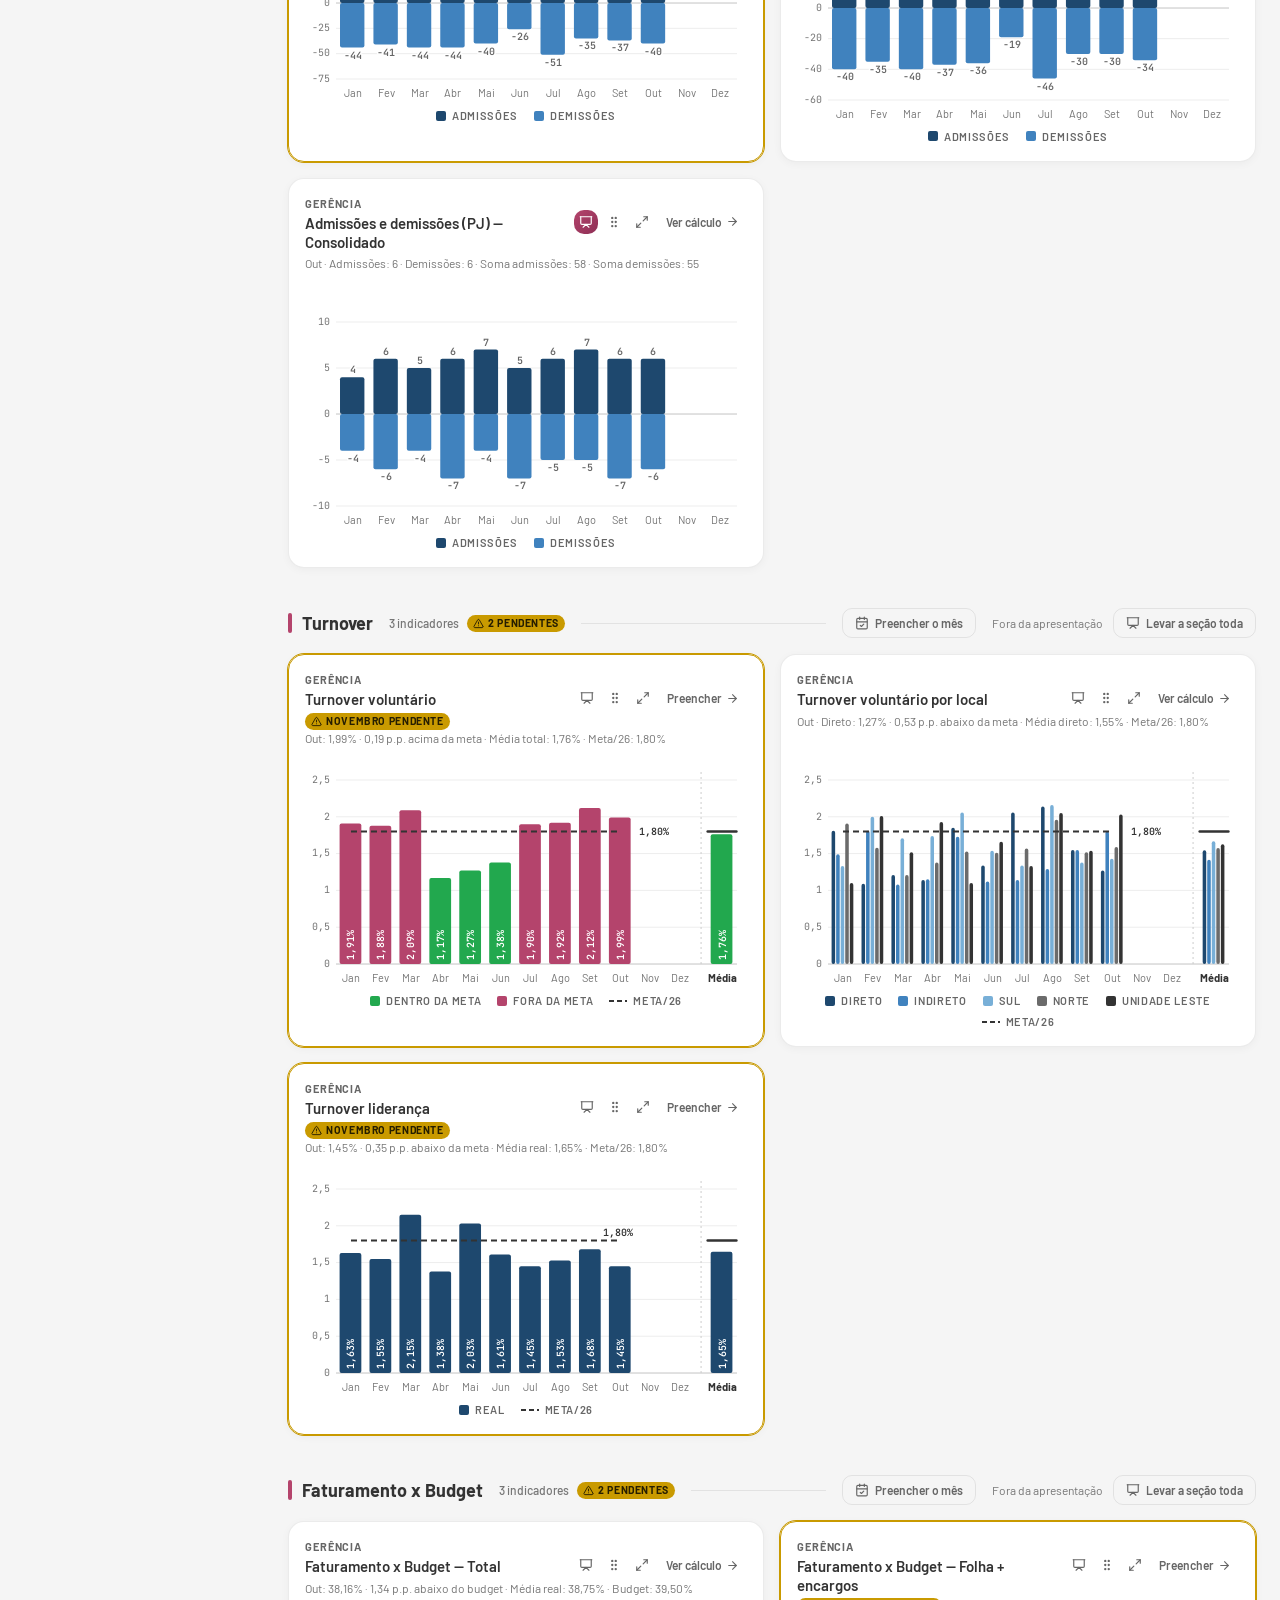
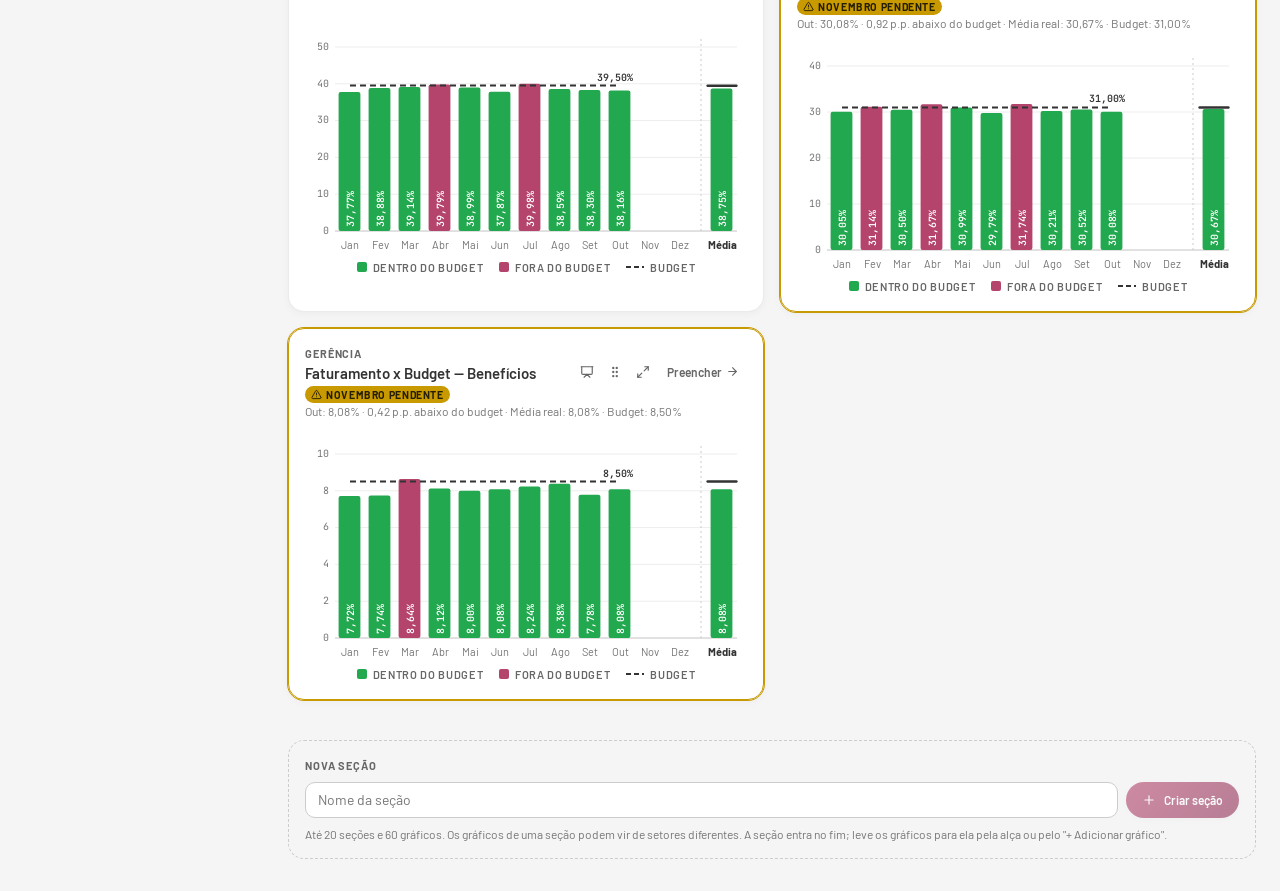
<file: demo-indicadores/index.html>
<!doctype html>
<html lang="pt-BR">
  <head>
    <meta charset="UTF-8" />
    <link rel="icon" type="image/svg+xml" href="./favicon.svg" />
    <meta name="viewport" content="width=device-width, initial-scale=1.0" />
    <meta name="robots" content="noindex" />
    <meta name="description" content="Demonstração com dados fictícios de uma plataforma de indicadores de RH." />
    <title>Indicadores de RH · Demonstração</title>
    <script type="module" crossorigin src="./assets/index-C5e-C7VE.js"></script>
    <link rel="stylesheet" crossorigin href="./assets/index-BnsM_wLQ.css">
  </head>
  <body>
    <div id="root"></div>
    <script>
      (function () {
        try {
          var t = localStorage.getItem('indicadores-rh-demo.tema') || 'sistema';
          if (t === 'sistema') {
            t = matchMedia('(prefers-color-scheme: dark)').matches ? 'escuro' : 'claro';
          }
          document.documentElement.setAttribute('data-tema', t);
        } catch (e) {
          document.documentElement.setAttribute('data-tema', 'claro');
        }
      })();
    </script>
  </body>
</html>
</file>
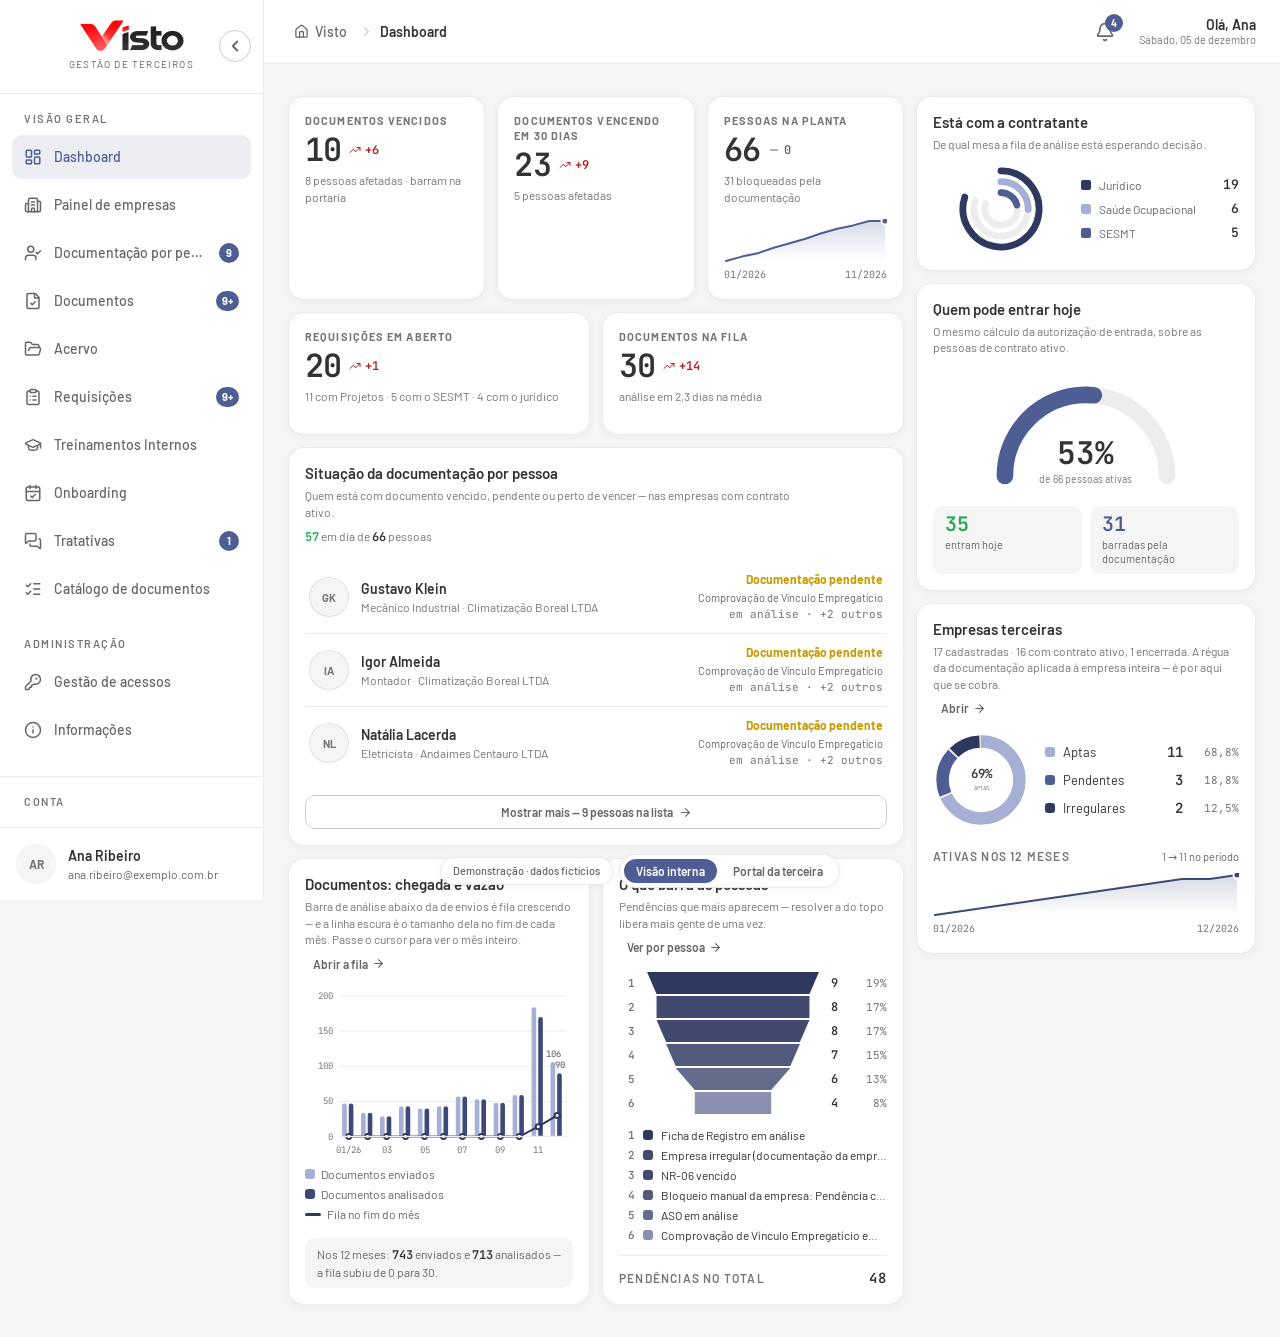
<file: demo-visto/index.html>
<!doctype html>
<html lang="pt-BR">
  <head>
    <meta charset="UTF-8" />
    <link rel="icon" type="image/png" href="./favicon.png" />
    <meta name="viewport" content="width=device-width, initial-scale=1.0" />
    <title>Visto · Demonstração</title>
    <script type="module" crossorigin src="./assets/index-CqrClzmk.js"></script>
    <link rel="modulepreload" crossorigin href="./assets/rolldown-runtime-QTnfLwEv.js">
    <link rel="modulepreload" crossorigin href="./assets/preload-helper-HclGiUj8.js">
    <link rel="modulepreload" crossorigin href="./assets/buffer-BPVnBjck.js">
    <link rel="modulepreload" crossorigin href="./assets/banco-DDRDlQAb.js">
    <link rel="stylesheet" crossorigin href="./assets/index-_iysz6mS.css">
  </head>
  <body>
    <div id="root"></div>
    <!-- Tema antes da primeira pintura: sem isto, quem escolheu o modo escuro
         vê um lampejo branco em cada carregamento, enquanto o bundle baixa.
         Fica inline e minúsculo de propósito — um arquivo separado voltaria a
         ser uma requisição na frente da pintura. A chave é a mesma de
         src/lib/tema.ts. -->
    <script>
      (function () {
        try {
          var t = localStorage.getItem('visto.tema') || 'sistema';
          if (t === 'sistema') {
            t = matchMedia('(prefers-color-scheme: dark)').matches ? 'escuro' : 'claro';
          }
          document.documentElement.setAttribute('data-tema', t);
        } catch (e) {
          document.documentElement.setAttribute('data-tema', 'claro');
        }
      })();
    </script>
  </body>
</html>
</file>
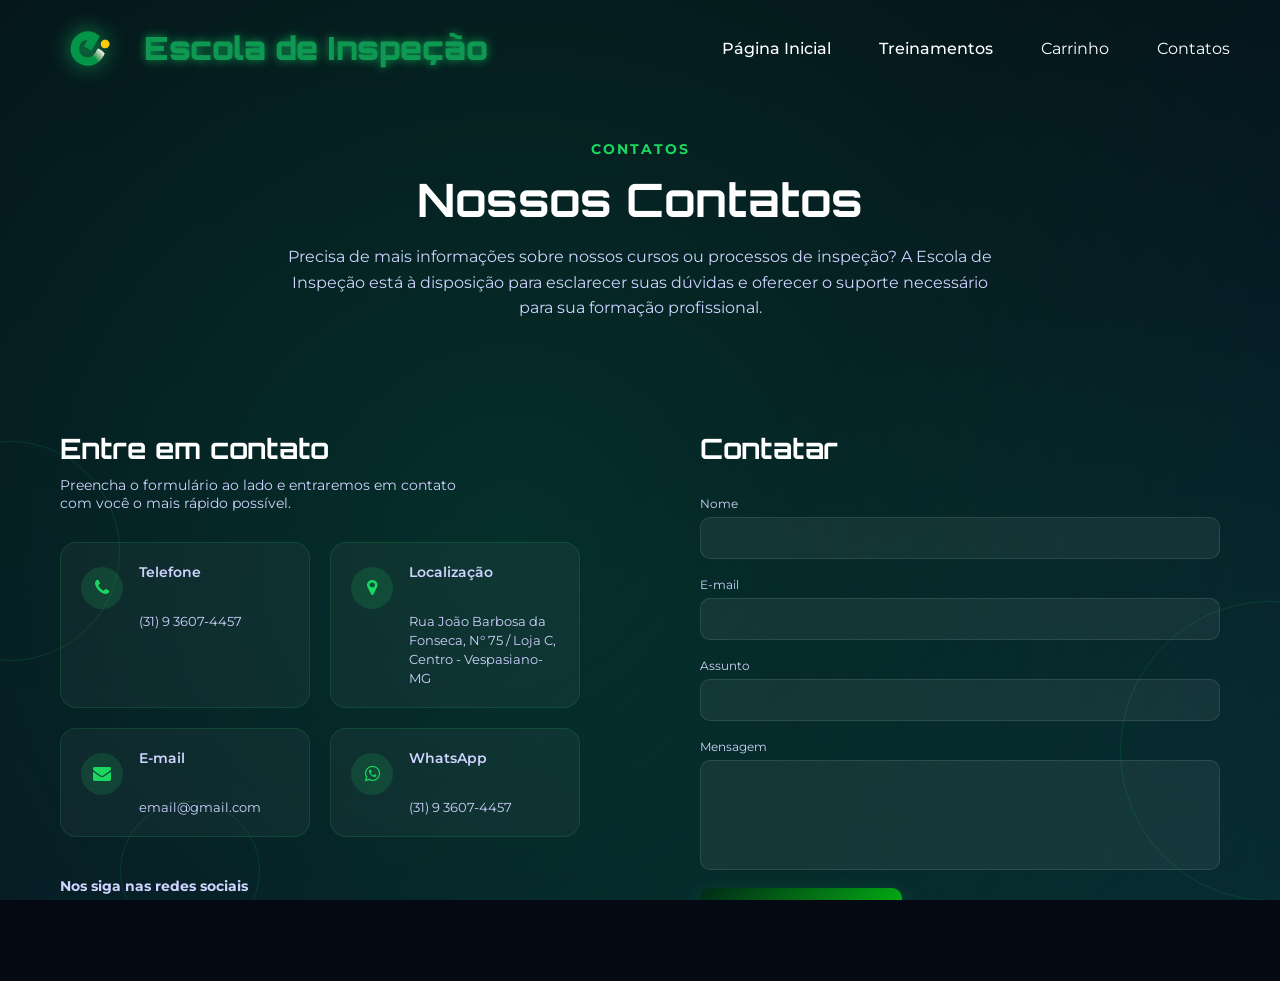
<file: demo-escola/pages/contato.html>
<!DOCTYPE html>
<html lang="pt-br">

<head>
  <meta charset="UTF-8">
  <meta name="viewport" content="width=device-width, initial-scale=1.0">
  <link rel="preconnect" href="https://fonts.googleapis.com">
  <link rel="preconnect" href="https://fonts.gstatic.com" crossorigin>
  <link href="https://fonts.googleapis.com/css2?family=Montserrat:wght@300;400;500;600;700&family=Orbitron:wght@400;600;700&display=swap" rel="stylesheet">
  <link rel="stylesheet" href="https://cdnjs.cloudflare.com/ajax/libs/font-awesome/4.7.0/css/font-awesome.min.css">
  <link rel="stylesheet" href="../assets/css/global.css">
  <link rel="stylesheet" href="../assets/css/contato.css">
  <title>Contatos | Escola de Inspeção</title>
</head>

<body>
  <div class="bg-glow"></div>

  <header>
    <div class="brand">
      <img src="../assets/img/logo.png" alt="Logo Escola">
      <span>Escola de Inspeção</span>
    </div>
    <nav>
      <ul>
        <li><a href="../index.html">Página Inicial</a></li>
        <li><a href="cursos.html">Treinamentos</a></li>
        <li>Carrinho</li>
        <li class="active">Contatos</li>
      </ul>
    </nav>
  </header>

  <section class="page-title">
    <h2>CONTATOS</h2>
    <h1>Nossos Contatos</h1>
    <p>
      Precisa de mais informações sobre nossos cursos ou processos de inspeção?
      A Escola de Inspeção está à disposição para esclarecer suas dúvidas e oferecer
      o suporte necessário para sua formação profissional.
    </p>
  </section>

  <main id="main_container">

    <div class="tech-circle">
      <div class="circle"></div>
      <div class="circle"></div>
      <div class="circle"></div>
    </div>

    <section id="contacts_container">
      <h3>Entre em contato</h3>
      <p>Preencha o formulário ao lado e entraremos em contato com você o mais rápido possível.</p>

      <div id="cards_container">

        <div class="contact-card phone">
          <div class="card-icon"><i class="fa fa-phone"></i></div>
          <div class="card-infos">
            <p>Telefone</p>
            <span>(31) 9 3607-4457</span>
          </div>
        </div>

        <div class="contact-card location">
          <div class="card-icon"><i class="fa fa-map-marker"></i></div>
          <div class="card-infos">
            <p>Localização</p>
            <span>Rua João Barbosa da Fonseca, N° 75 / Loja C, Centro - Vespasiano-MG</span>
          </div>
        </div>

        <div class="contact-card email">
          <div class="card-icon"><i class="fa fa-envelope"></i></div>
          <div class="card-infos">
            <p>E-mail</p>
            <span>email@gmail.com</span>
          </div>
        </div>

        <div class="contact-card whatsapp">
          <div class="card-icon"><i class="fa fa-whatsapp"></i></div>
          <div class="card-infos">
            <p>WhatsApp</p>
            <span>(31) 9 3607-4457</span>
          </div>
        </div>

      </div>

      <h4>Nos siga nas redes sociais</h4>

      <div id="social_media_icons">
        <a href="#" class="icon-link linkedin"><i class="fa fa-linkedin"></i></a>
        <a href="#" class="icon-link instagram"><i class="fa fa-instagram"></i></a>
      </div>
    </section>

    <section id="contact_form_container">
      <h3>Contatar</h3>
      <form id="contact_form">
        <div class="input-group">
          <label>Nome</label>
          <input type="text" required>
        </div>
        <div class="input-group">
          <label>E-mail</label>
          <input type="email" required>
        </div>
        <div class="input-group">
          <label>Assunto</label>
          <input type="text" required>
        </div>
        <div class="input-group">
          <label>Mensagem</label>
          <textarea rows="5" required></textarea>
        </div>
        <button type="submit">Enviar Mensagem</button>
      </form>
    </section>

  </main>

  <script src="../assets/js/global.js"></script>
</body>

</html>
</file>
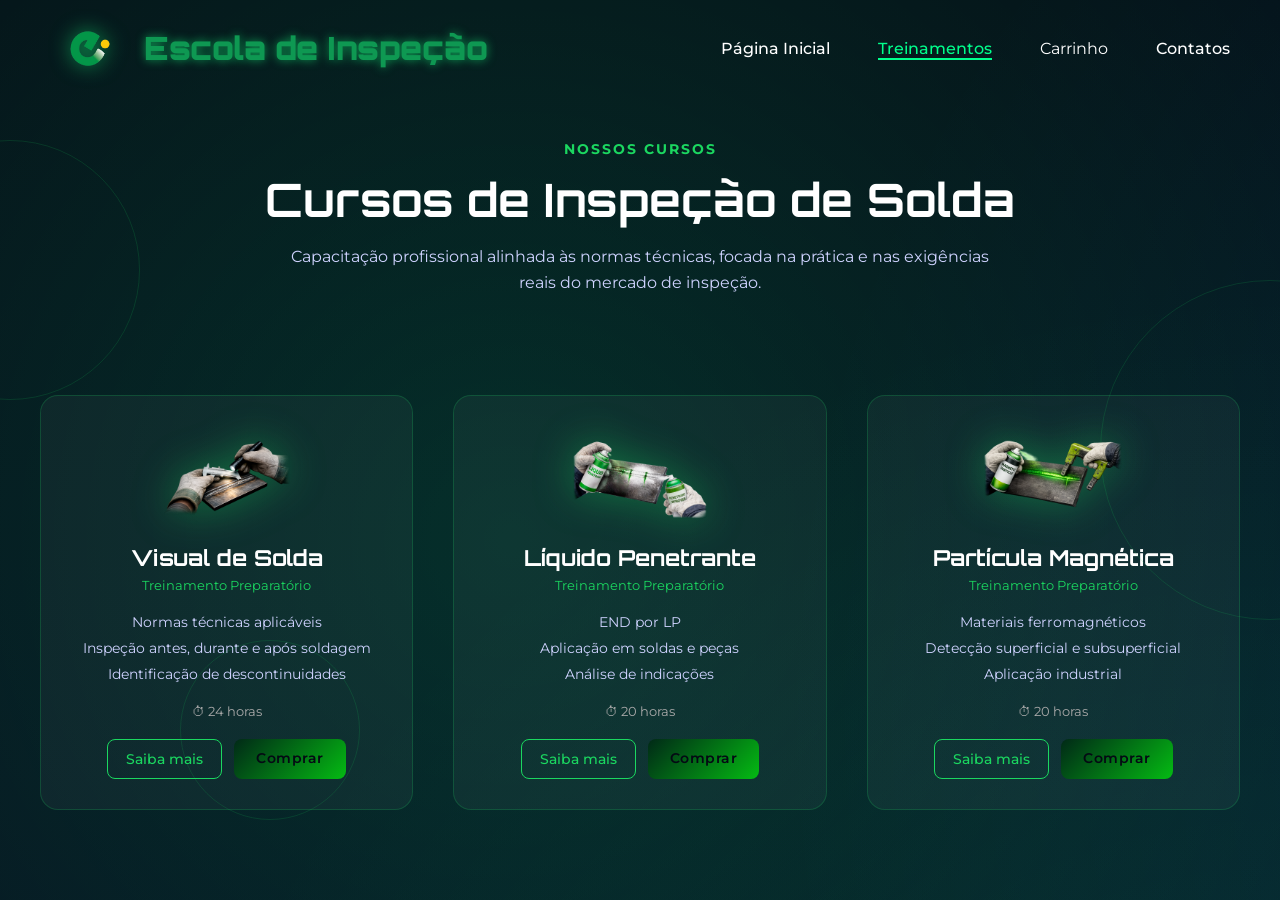
<file: demo-escola/pages/cursos.html>
<!DOCTYPE html>
<html lang="pt-br">

<head>
  <meta charset="UTF-8">
  <meta name="viewport" content="width=device-width, initial-scale=1.0">
  <link rel="preconnect" href="https://fonts.googleapis.com">
  <link rel="preconnect" href="https://fonts.gstatic.com" crossorigin>
  <link href="https://fonts.googleapis.com/css2?family=Montserrat:wght@300;400;500;600;700&family=Orbitron:wght@400;600;800&display=swap" rel="stylesheet">
  <link rel="stylesheet" href="../assets/css/global.css">
  <link rel="stylesheet" href="../assets/css/cursos.css">
  <title>Cursos | Escola de Inspeção</title>
</head>

<body>
  <div class="bg-glow"></div>

  <header>
    <div class="brand">
      <img src="../assets/img/logo.png" alt="Logo Escola">
      <span>Escola de Inspeção</span>
    </div>
    <nav>
      <ul>
        <li><a href="../index.html">Página Inicial</a></li>
        <li><a href="cursos.html" class="active">Treinamentos</a></li>
        <li>Carrinho</li>
        <li><a href="contato.html">Contatos</a></li>
      </ul>
    </nav>
  </header>

  <div class="tech-circle">
    <div class="circle"></div>
    <div class="circle"></div>
    <div class="circle"></div>
  </div>

  <section class="page-title">
    <h2>Nossos Cursos</h2>
    <h1>Cursos de Inspeção de Solda</h1>
    <p>
      Capacitação profissional alinhada às normas técnicas, focada na prática e
      nas exigências reais do mercado de inspeção.
    </p>
  </section>

  <main class="courses-container">

    <div class="course-card">
      <img src="../assets/img/visual-solda.png" alt="Visual de Solda">
      <h3>Visual de Solda</h3>
      <p class="course-tag">Treinamento Preparatório</p>
      <ul>
        <li>Normas técnicas aplicáveis</li>
        <li>Inspeção antes, durante e após soldagem</li>
        <li>Identificação de descontinuidades</li>
      </ul>
      <span class="course-hours">⏱ 24 horas</span>
      <div class="course-actions">
        <a href="cursos/ensaio-visual.html" class="btn-outline">Saiba mais</a>
        <a href="#" class="btn-primary">Comprar</a>
      </div>
    </div>

    <div class="course-card">
      <img src="../assets/img/liquido-penetrante.png" alt="Líquido Penetrante">
      <h3>Líquido Penetrante</h3>
      <p class="course-tag">Treinamento Preparatório</p>
      <ul>
        <li>END por LP</li>
        <li>Aplicação em soldas e peças</li>
        <li>Análise de indicações</li>
      </ul>
      <span class="course-hours">⏱ 20 horas</span>
      <div class="course-actions">
        <a href="cursos/liquido-penetrante.html" class="btn-outline">Saiba mais</a>
        <a href="#" class="btn-primary">Comprar</a>
      </div>
    </div>

    <div class="course-card">
      <img src="../assets/img/particula-magnetica.png" alt="Partícula Magnética">
      <h3>Partícula Magnética</h3>
      <p class="course-tag">Treinamento Preparatório</p>
      <ul>
        <li>Materiais ferromagnéticos</li>
        <li>Detecção superficial e subsuperficial</li>
        <li>Aplicação industrial</li>
      </ul>
      <span class="course-hours">⏱ 20 horas</span>
      <div class="course-actions">
        <a href="cursos/particula-magnetica.html" class="btn-outline">Saiba mais</a>
        <a href="#" class="btn-primary">Comprar</a>
      </div>
    </div>

  </main>

  <script src="../assets/js/global.js"></script>
</body>

</html>
</file>
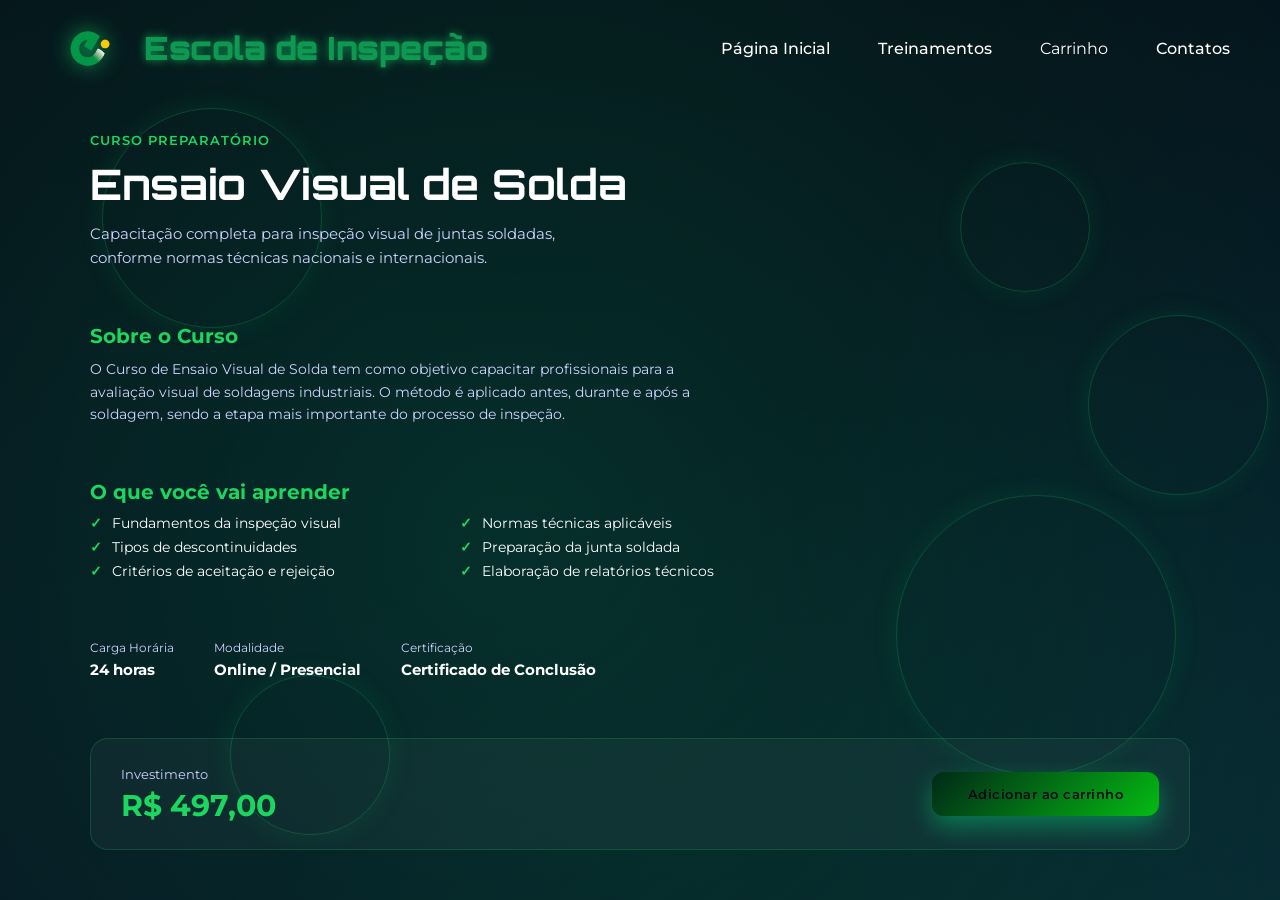
<file: demo-escola/pages/cursos/ensaio-visual.html>
<!DOCTYPE html>
<html lang="pt-br">

<head>
  <meta charset="UTF-8">
  <meta name="viewport" content="width=device-width, initial-scale=1.0">
  <link rel="preconnect" href="https://fonts.googleapis.com">
  <link rel="preconnect" href="https://fonts.gstatic.com" crossorigin>
  <link href="https://fonts.googleapis.com/css2?family=Montserrat:ital,wght@0,100..900;1,100..900&family=Orbitron:wght@400..900&display=swap" rel="stylesheet">
  <link rel="stylesheet" href="../../assets/css/global.css">
  <link rel="stylesheet" href="../../assets/css/curso-detalhe.css">
  <title>Ensaio Visual de Solda | Escola de Inspeção</title>
</head>

<body>
  <div class="bg-glow"></div>

  <header>
    <div class="brand">
      <img src="../../assets/img/logo.png" alt="Logo Escola">
      <span>Escola de Inspeção</span>
    </div>
    <nav>
      <ul>
        <li><a href="../../index.html">Página Inicial</a></li>
        <li><a href="../cursos.html">Treinamentos</a></li>
        <li>Carrinho</li>
        <li><a href="../contato.html">Contatos</a></li>
      </ul>
    </nav>
  </header>

  <main class="course-container">

    <div class="tech-circle">
      <div class="circle"></div>
      <div class="circle"></div>
      <div class="circle"></div>
      <div class="circle"></div>
      <div class="circle"></div>
    </div>

    <section class="course-hero">
      <div class="course-info">
        <span class="course-badge">Curso Preparatório</span>
        <h1>Ensaio Visual de Solda</h1>
        <p class="course-description">
          Capacitação completa para inspeção visual de juntas soldadas,
          conforme normas técnicas nacionais e internacionais.
        </p>
      </div>
    </section>

    <section class="course-section">
      <h2>Sobre o Curso</h2>
      <p>
        O Curso de Ensaio Visual de Solda tem como objetivo capacitar
        profissionais para a avaliação visual de soldagens industriais.
        O método é aplicado antes, durante e após a soldagem,
        sendo a etapa mais importante do processo de inspeção.
      </p>
    </section>

    <section class="course-section">
      <h2>O que você vai aprender</h2>
      <ul class="course-list">
        <li>Fundamentos da inspeção visual</li>
        <li>Tipos de descontinuidades</li>
        <li>Critérios de aceitação e rejeição</li>
        <li>Normas técnicas aplicáveis</li>
        <li>Preparação da junta soldada</li>
        <li>Elaboração de relatórios técnicos</li>
      </ul>
    </section>

    <section class="course-details">
      <div class="detail-box">
        <span>Carga Horária</span>
        <strong>24 horas</strong>
      </div>
      <div class="detail-box">
        <span>Modalidade</span>
        <strong>Online / Presencial</strong>
      </div>
      <div class="detail-box">
        <span>Certificação</span>
        <strong>Certificado de Conclusão</strong>
      </div>
    </section>

    <section class="course-cta">
      <div class="course-price">
        <span>Investimento</span>
        <strong>R$ 497,00</strong>
      </div>
      <button class="btn-primary">Adicionar ao carrinho</button>
    </section>

  </main>

  <script src="../../assets/js/global.js"></script>
</body>

</html>
</file>
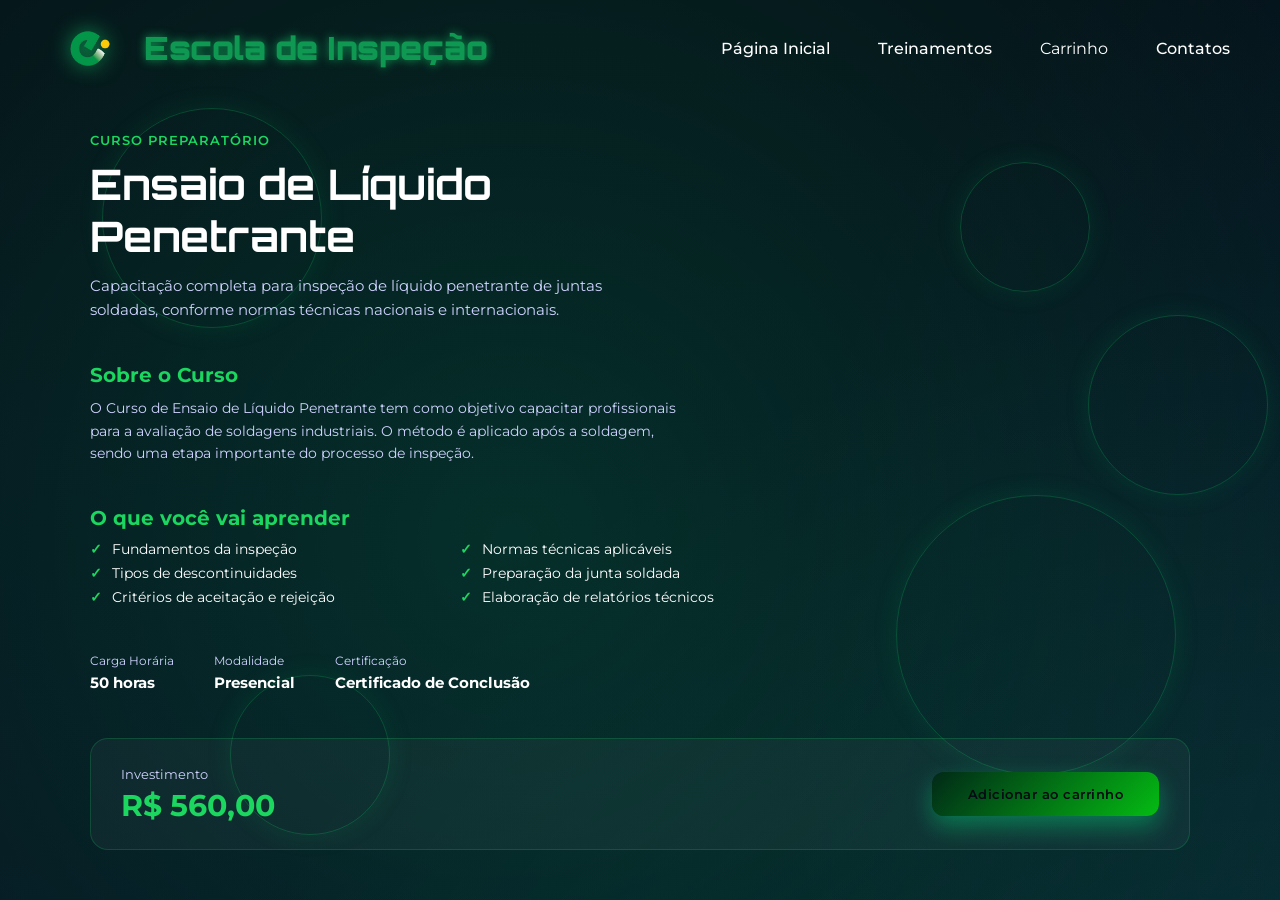
<file: demo-escola/pages/cursos/liquido-penetrante.html>
<!DOCTYPE html>
<html lang="pt-br">

<head>
  <meta charset="UTF-8">
  <meta name="viewport" content="width=device-width, initial-scale=1.0">
  <link rel="preconnect" href="https://fonts.googleapis.com">
  <link rel="preconnect" href="https://fonts.gstatic.com" crossorigin>
  <link href="https://fonts.googleapis.com/css2?family=Montserrat:ital,wght@0,100..900;1,100..900&family=Orbitron:wght@400..900&display=swap" rel="stylesheet">
  <link rel="stylesheet" href="../../assets/css/global.css">
  <link rel="stylesheet" href="../../assets/css/curso-detalhe.css">
  <title>Líquido Penetrante | Escola de Inspeção</title>
</head>

<body>
  <div class="bg-glow"></div>

  <header>
    <div class="brand">
      <img src="../../assets/img/logo.png" alt="Logo Escola">
      <span>Escola de Inspeção</span>
    </div>
    <nav>
      <ul>
        <li><a href="../../index.html">Página Inicial</a></li>
        <li><a href="../cursos.html">Treinamentos</a></li>
        <li>Carrinho</li>
        <li><a href="../contato.html">Contatos</a></li>
      </ul>
    </nav>
  </header>

  <main class="course-container">

    <div class="tech-circle">
      <div class="circle"></div>
      <div class="circle"></div>
      <div class="circle"></div>
      <div class="circle"></div>
      <div class="circle"></div>
    </div>

    <section class="course-hero">
      <div class="course-info">
        <span class="course-badge">Curso Preparatório</span>
        <h1>Ensaio de Líquido Penetrante</h1>
        <p class="course-description">
          Capacitação completa para inspeção de líquido penetrante de juntas soldadas,
          conforme normas técnicas nacionais e internacionais.
        </p>
      </div>
    </section>

    <section class="course-section">
      <h2>Sobre o Curso</h2>
      <p>
        O Curso de Ensaio de Líquido Penetrante tem como objetivo capacitar
        profissionais para a avaliação de soldagens industriais.
        O método é aplicado após a soldagem,
        sendo uma etapa importante do processo de inspeção.
      </p>
    </section>

    <section class="course-section">
      <h2>O que você vai aprender</h2>
      <ul class="course-list">
        <li>Fundamentos da inspeção</li>
        <li>Tipos de descontinuidades</li>
        <li>Critérios de aceitação e rejeição</li>
        <li>Normas técnicas aplicáveis</li>
        <li>Preparação da junta soldada</li>
        <li>Elaboração de relatórios técnicos</li>
      </ul>
    </section>

    <section class="course-details">
      <div class="detail-box">
        <span>Carga Horária</span>
        <strong>50 horas</strong>
      </div>
      <div class="detail-box">
        <span>Modalidade</span>
        <strong>Presencial</strong>
      </div>
      <div class="detail-box">
        <span>Certificação</span>
        <strong>Certificado de Conclusão</strong>
      </div>
    </section>

    <section class="course-cta">
      <div class="course-price">
        <span>Investimento</span>
        <strong>R$ 560,00</strong>
      </div>
      <button class="btn-primary">Adicionar ao carrinho</button>
    </section>

  </main>

  <script src="../../assets/js/global.js"></script>
</body>

</html>
</file>
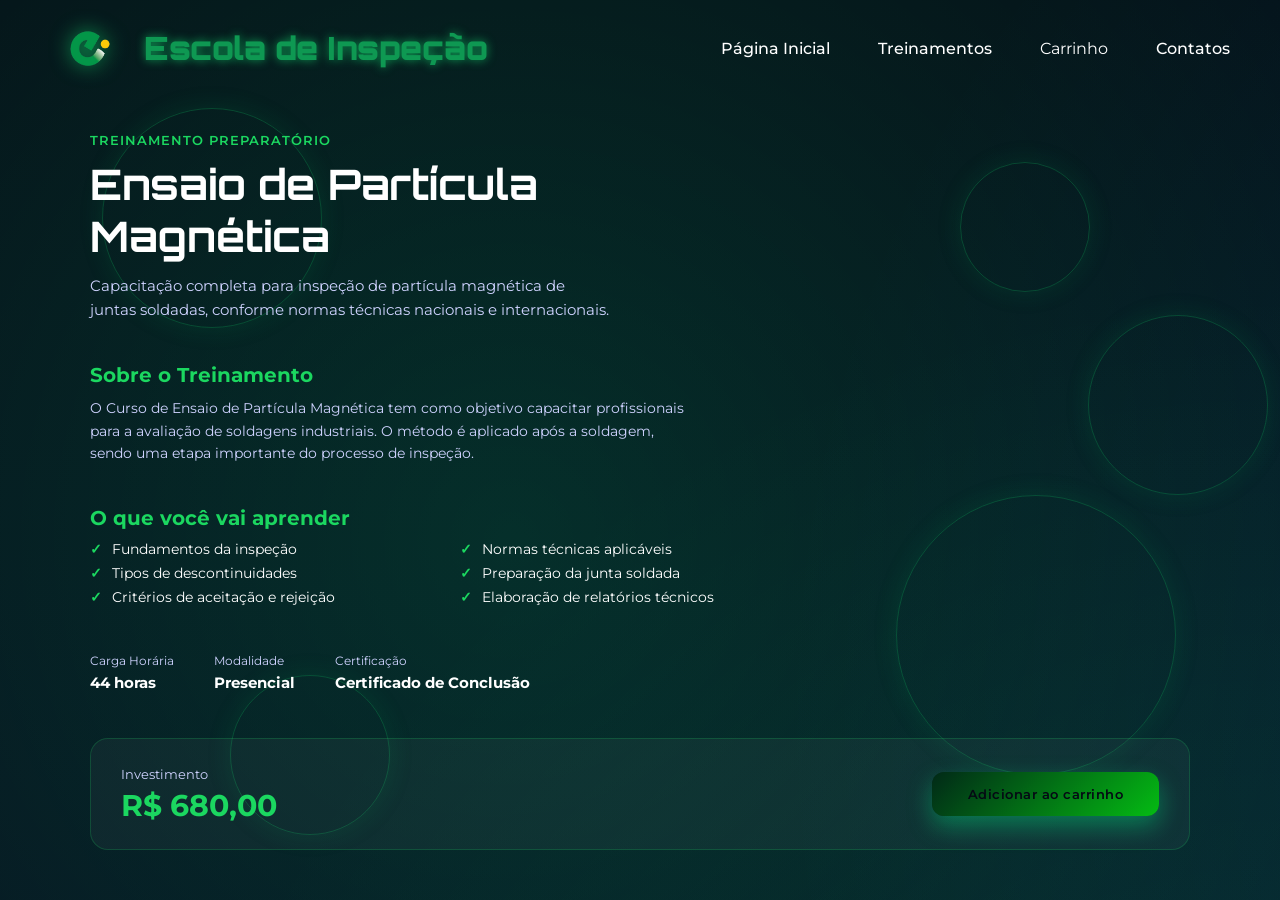
<file: demo-escola/pages/cursos/particula-magnetica.html>
<!DOCTYPE html>
<html lang="pt-br">

<head>
  <meta charset="UTF-8">
  <meta name="viewport" content="width=device-width, initial-scale=1.0">
  <link rel="preconnect" href="https://fonts.googleapis.com">
  <link rel="preconnect" href="https://fonts.gstatic.com" crossorigin>
  <link href="https://fonts.googleapis.com/css2?family=Montserrat:ital,wght@0,100..900;1,100..900&family=Orbitron:wght@400..900&display=swap" rel="stylesheet">
  <link rel="stylesheet" href="../../assets/css/global.css">
  <link rel="stylesheet" href="../../assets/css/curso-detalhe.css">
  <title>Partícula Magnética | Escola de Inspeção</title>
</head>

<body>
  <div class="bg-glow"></div>

  <header>
    <div class="brand">
      <img src="../../assets/img/logo.png" alt="Logo Escola">
      <span>Escola de Inspeção</span>
    </div>
    <nav>
      <ul>
        <li><a href="../../index.html">Página Inicial</a></li>
        <li><a href="../cursos.html">Treinamentos</a></li>
        <li>Carrinho</li>
        <li><a href="../contato.html">Contatos</a></li>
      </ul>
    </nav>
  </header>

  <main class="course-container">

    <div class="tech-circle">
      <div class="circle"></div>
      <div class="circle"></div>
      <div class="circle"></div>
      <div class="circle"></div>
      <div class="circle"></div>
    </div>

    <section class="course-hero">
      <div class="course-info">
        <span class="course-badge">Treinamento Preparatório</span>
        <h1>Ensaio de Partícula Magnética</h1>
        <p class="course-description">
          Capacitação completa para inspeção de partícula magnética de juntas soldadas,
          conforme normas técnicas nacionais e internacionais.
        </p>
      </div>
    </section>

    <section class="course-section">
      <h2>Sobre o Treinamento</h2>
      <p>
        O Curso de Ensaio de Partícula Magnética tem como objetivo capacitar
        profissionais para a avaliação de soldagens industriais.
        O método é aplicado após a soldagem,
        sendo uma etapa importante do processo de inspeção.
      </p>
    </section>

    <section class="course-section">
      <h2>O que você vai aprender</h2>
      <ul class="course-list">
        <li>Fundamentos da inspeção</li>
        <li>Tipos de descontinuidades</li>
        <li>Critérios de aceitação e rejeição</li>
        <li>Normas técnicas aplicáveis</li>
        <li>Preparação da junta soldada</li>
        <li>Elaboração de relatórios técnicos</li>
      </ul>
    </section>

    <section class="course-details">
      <div class="detail-box">
        <span>Carga Horária</span>
        <strong>44 horas</strong>
      </div>
      <div class="detail-box">
        <span>Modalidade</span>
        <strong>Presencial</strong>
      </div>
      <div class="detail-box">
        <span>Certificação</span>
        <strong>Certificado de Conclusão</strong>
      </div>
    </section>

    <section class="course-cta">
      <div class="course-price">
        <span>Investimento</span>
        <strong>R$ 680,00</strong>
      </div>
      <button class="btn-primary">Adicionar ao carrinho</button>
    </section>

  </main>

  <script src="../../assets/js/global.js"></script>
</body>

</html>
</file>
<file: assets/css/main.css>
/* Base */
@import './base/_variables.css?v=20261109t';
@import './base/_reset.css?v=20261109t';
@import './base/_typography.css?v=20261109t';

/* Utilities */
@import './utils/_utilities.css?v=20261109t';
@import './utils/_animations.css?v=20261109t';
@import './utils/_noise.css?v=20261109t';

/* Components */
@import './components/_navbar.css?v=20261109t';
@import './components/_hero.css?v=20261109t';
@import './components/_projects.css?v=20261109t';
@import './components/_skills.css?v=20261109t';
@import './components/_about.css?v=20261109t';
@import './components/_contact.css?v=20261109t';
@import './components/_footer.css?v=20261109t';
@import './components/_backtotop.css?v=20261109t';
@import './components/_scrollprogress.css?v=20261109t';
@import './components/_toast.css?v=20261109t';
@import './components/_navdots.css?v=20261109t';
@import './components/_skeleton.css?v=20261109t';
@import './components/_demo-modal.css?v=20261109t';
@import './components/_deco.css?v=20261109t';

/* Responsive (always last) */
@import './utils/_responsive.css?v=20261109t';
</file>
<file: demo-corrida/fontes/fontes.css>
/* Barlow e Barlow Condensed (SIL Open Font License), só o subconjunto latin, servidas daqui: a rede interna pode não alcançar o Google Fonts. */
@font-face {
  font-family: 'Barlow';
  font-style: italic;
  font-weight: 600;
  font-display: swap;
  src: url(./barlow-italic-600.woff2) format('woff2');
  unicode-range: U+0000-00FF, U+0131, U+0152-0153, U+02BB-02BC, U+02C6, U+02DA, U+02DC, U+0304, U+0308, U+0329, U+2000-206F, U+20AC, U+2122, U+2191, U+2193, U+2212, U+2215, U+FEFF, U+FFFD;
}

@font-face {
  font-family: 'Barlow';
  font-style: italic;
  font-weight: 700;
  font-display: swap;
  src: url(./barlow-italic-700.woff2) format('woff2');
  unicode-range: U+0000-00FF, U+0131, U+0152-0153, U+02BB-02BC, U+02C6, U+02DA, U+02DC, U+0304, U+0308, U+0329, U+2000-206F, U+20AC, U+2122, U+2191, U+2193, U+2212, U+2215, U+FEFF, U+FFFD;
}

@font-face {
  font-family: 'Barlow';
  font-style: normal;
  font-weight: 400;
  font-display: swap;
  src: url(./barlow-normal-400.woff2) format('woff2');
  unicode-range: U+0000-00FF, U+0131, U+0152-0153, U+02BB-02BC, U+02C6, U+02DA, U+02DC, U+0304, U+0308, U+0329, U+2000-206F, U+20AC, U+2122, U+2191, U+2193, U+2212, U+2215, U+FEFF, U+FFFD;
}

@font-face {
  font-family: 'Barlow';
  font-style: normal;
  font-weight: 500;
  font-display: swap;
  src: url(./barlow-normal-500.woff2) format('woff2');
  unicode-range: U+0000-00FF, U+0131, U+0152-0153, U+02BB-02BC, U+02C6, U+02DA, U+02DC, U+0304, U+0308, U+0329, U+2000-206F, U+20AC, U+2122, U+2191, U+2193, U+2212, U+2215, U+FEFF, U+FFFD;
}

@font-face {
  font-family: 'Barlow';
  font-style: normal;
  font-weight: 600;
  font-display: swap;
  src: url(./barlow-normal-600.woff2) format('woff2');
  unicode-range: U+0000-00FF, U+0131, U+0152-0153, U+02BB-02BC, U+02C6, U+02DA, U+02DC, U+0304, U+0308, U+0329, U+2000-206F, U+20AC, U+2122, U+2191, U+2193, U+2212, U+2215, U+FEFF, U+FFFD;
}

@font-face {
  font-family: 'Barlow';
  font-style: normal;
  font-weight: 700;
  font-display: swap;
  src: url(./barlow-normal-700.woff2) format('woff2');
  unicode-range: U+0000-00FF, U+0131, U+0152-0153, U+02BB-02BC, U+02C6, U+02DA, U+02DC, U+0304, U+0308, U+0329, U+2000-206F, U+20AC, U+2122, U+2191, U+2193, U+2212, U+2215, U+FEFF, U+FFFD;
}

@font-face {
  font-family: 'Barlow Condensed';
  font-style: italic;
  font-weight: 700;
  font-display: swap;
  src: url(./barlow-condensed-italic-700.woff2) format('woff2');
  unicode-range: U+0000-00FF, U+0131, U+0152-0153, U+02BB-02BC, U+02C6, U+02DA, U+02DC, U+0304, U+0308, U+0329, U+2000-206F, U+20AC, U+2122, U+2191, U+2193, U+2212, U+2215, U+FEFF, U+FFFD;
}

@font-face {
  font-family: 'Barlow Condensed';
  font-style: italic;
  font-weight: 800;
  font-display: swap;
  src: url(./barlow-condensed-italic-800.woff2) format('woff2');
  unicode-range: U+0000-00FF, U+0131, U+0152-0153, U+02BB-02BC, U+02C6, U+02DA, U+02DC, U+0304, U+0308, U+0329, U+2000-206F, U+20AC, U+2122, U+2191, U+2193, U+2212, U+2215, U+FEFF, U+FFFD;
}

@font-face {
  font-family: 'Barlow Condensed';
  font-style: normal;
  font-weight: 700;
  font-display: swap;
  src: url(./barlow-condensed-normal-700.woff2) format('woff2');
  unicode-range: U+0000-00FF, U+0131, U+0152-0153, U+02BB-02BC, U+02C6, U+02DA, U+02DC, U+0304, U+0308, U+0329, U+2000-206F, U+20AC, U+2122, U+2191, U+2193, U+2212, U+2215, U+FEFF, U+FFFD;
}

@font-face {
  font-family: 'Barlow Condensed';
  font-style: normal;
  font-weight: 800;
  font-display: swap;
  src: url(./barlow-condensed-normal-800.woff2) format('woff2');
  unicode-range: U+0000-00FF, U+0131, U+0152-0153, U+02BB-02BC, U+02C6, U+02DA, U+02DC, U+0304, U+0308, U+0329, U+2000-206F, U+20AC, U+2122, U+2191, U+2193, U+2212, U+2215, U+FEFF, U+FFFD;
}
</file>
<file: demo-escola/assets/css/global.css>
/* ===========================
   RESET & BASE
=========================== */
* {
  margin: 0;
  padding: 0;
  box-sizing: border-box;
  list-style: none;
  font-family: 'Montserrat', sans-serif;
}

html, body {
  height: 100%;
}

body {
  background: #050914;
  color: #fff;
  font-size: 16px;
}

/* ===========================
   HEADER
=========================== */
header {
  position: fixed;
  width: 100%;
  top: 0;
  padding: 20px 50px;
  display: flex;
  justify-content: space-between;
  align-items: center;
  z-index: 10;
}

.brand {
  display: flex;
  align-items: center;
  gap: 14px;
}

.brand img {
  width: 80px;
  height: auto;
  filter: drop-shadow(0 0 10px #0e9852);
}

.brand span {
  font-family: 'Orbitron', sans-serif;
  font-size: 2rem;
  font-weight: 900;
  color: #0e9852;
  text-shadow: 0 0 10px #0e9852;
  white-space: nowrap;
}

header nav ul {
  display: flex;
  gap: 48px;
}

header nav ul li {
  cursor: pointer;
  position: relative;
  padding: 10px 0;
}

header nav ul li::after {
  content: '';
  position: absolute;
  left: 0;
  bottom: 0;
  width: 0;
  height: 2px;
  background-color: #0e9852;
  transition: width 0.5s ease;
}

header nav ul li:hover::after {
  width: 100%;
}

nav ul li a {
  text-decoration: none;
  color: #fff;
  font-weight: 500;
  transition: 0.3s;
}

nav ul li a:hover {
  color: #00ff8c;
}

nav ul li a.active {
  color: #00ff8c;
  border-bottom: 2px solid #00ff8c;
}

/* ===========================
   FUNDO ANIMADO
=========================== */
.bg-glow {
  position: fixed;
  inset: 0;
  z-index: -1;
  background:
    radial-gradient(circle at 20% 30%, rgba(0, 255, 140, 0.15), transparent 50%),
    radial-gradient(circle at 80% 40%, rgba(0, 200, 255, 0.12), transparent 55%),
    radial-gradient(circle at 50% 80%, rgba(0, 255, 140, 0.10), transparent 60%),
    linear-gradient(180deg, #050914, #070d1f 60%, #050914);
  background-size: 200% 200%;
  animation: glowMove 18s ease-in-out infinite;
}

@keyframes glowMove {
  0%   { background-position: 0% 50%; }
  50%  { background-position: 100% 50%; }
  100% { background-position: 0% 50%; }
}

/* ===========================
   TRANSIÇÃO DE ENTRADA
=========================== */
body {
  opacity: 0;
  animation: fadeIn 0.6s ease forwards;
}

@keyframes fadeIn {
  to { opacity: 1; }
}

/* ===========================
   CÍRCULOS DECORATIVOS
=========================== */
.tech-circle {
  position: fixed;
  inset: 0;
  z-index: 0;
  pointer-events: none;
  overflow: hidden;
}

.tech-circle .circle {
  position: absolute;
  border-radius: 50%;
  border: 1px solid rgba(14, 152, 82, 0.25);
}

/* ===========================
   HERO DE PÁGINAS INTERNAS
=========================== */
.page-title {
  padding: 140px 20px 60px;
  text-align: center;
}

.page-title h2 {
  color: #1bd760;
  letter-spacing: 2px;
  font-size: 14px;
  text-transform: uppercase;
  margin-bottom: 12px;
}

.page-title h1 {
  font-family: 'Orbitron', sans-serif;
  font-size: 46px;
  margin-bottom: 16px;
}

.page-title p {
  max-width: 720px;
  margin: auto;
  color: #cfd3ff;
  font-size: 16px;
  line-height: 1.6;
}

/* ===========================
   BOTÃO PRIMÁRIO
=========================== */
.btn-primary {
  padding: 14px 36px;
  border-radius: 10px;
  border: none;
  cursor: pointer;
  font-family: 'Montserrat', sans-serif;
  font-weight: 600;
  letter-spacing: 0.5px;
  background: linear-gradient(135deg, #012917, #04bb13);
  color: #050914;
  box-shadow: 0 10px 25px rgba(0, 255, 140, 0.25);
  transition: transform 0.3s ease, box-shadow 0.3s ease, filter 0.3s ease;
  text-decoration: none;
  display: inline-block;
}

.btn-primary:hover {
  transform: translateY(-4px);
  box-shadow: 0 18px 40px rgba(0, 255, 140, 0.45);
  filter: brightness(1.08);
}

.btn-primary:active {
  transform: translateY(-1px) scale(0.98);
  box-shadow: 0 8px 20px rgba(0, 255, 140, 0.25);
}

/* ===========================
   RESPONSIVO - HEADER
=========================== */
@media (max-width: 1024px) {
  header {
    padding: 16px 24px;
  }

  header nav ul {
    gap: 28px;
  }
}

@media (max-width: 768px) {
  header {
    flex-direction: column;
    gap: 12px;
    padding: 16px 20px;
  }

  header nav ul {
    flex-wrap: wrap;
    justify-content: center;
    gap: 16px;
  }

  .brand span {
    font-size: 18px;
    white-space: normal;
    max-width: 180px;
  }

  .page-title h1 {
    font-size: 32px;
  }
}
</file>
<file: demo-escola/assets/css/home.css>
/* ===========================
   HOME — CARROSSEL & HERO
=========================== */

body {
  overflow: hidden;
}

.container {
  height: 100vh;
  position: relative;
  overflow: hidden;
}

/* ===========================
   HERO SUPERIOR
=========================== */
.hero-top {
  position: absolute;
  top: 140px;
  left: 50%;
  transform: translateX(-50%);
  width: 100%;
  max-width: 900px;
  text-align: center;
  z-index: 2;
}

.hero-eyebrow {
  color: #5cff9b;
  font-size: 13px;
  letter-spacing: 2px;
  text-transform: uppercase;
  margin-bottom: 6px;
  display: block;
}

.hero-title {
  font-family: 'Orbitron', sans-serif;
  font-size: 36px;
  font-weight: 600;
  margin-bottom: 14px;
  color: #fff;
}

.hero-subtitle {
  font-size: 1rem;
  line-height: 1.6;
  color: #cfd3ff;
  max-width: 720px;
  margin: 0 auto;
}

/* ===========================
   CARROSSEL
=========================== */
.list {
  width: 80%;
  height: 115%;
  margin: 0 auto;
  position: relative;
  padding-top: 260px;
}

.item {
  position: absolute;
  inset: 0;
  display: flex;
  justify-content: center;
  align-items: center;
  opacity: 0;
  transform: translateX(100vw);
  transition: transform 0.7s ease-in-out, opacity 0.7s ease-in-out;
}

.item.active {
  opacity: 1;
  transform: translateX(0);
}

.product-img {
  width: 50%;
  height: 100%;
  display: flex;
  align-items: center;
  justify-content: center;
  position: relative;
  z-index: 2;
}

.product-img img {
  max-width: 80%;
  max-height: 60%;
  filter: drop-shadow(0 0 30px rgba(14, 152, 83, 0.63));
  transform: translateX(200px);
  opacity: 0;
  transition: transform 0.6s ease, opacity 0.6s ease;
  transition-delay: 0.5s;
}

.item.active .product-img img {
  transform: translateX(0);
  opacity: 1;
}

.content {
  width: 55%;
  padding-right: 80px;
  display: flex;
  align-items: flex-start;
  justify-content: center;
  z-index: 2;
  flex-direction: column;
}

/* Animação de entrada dos elementos de conteúdo */
.product-tag,
.product-name,
.description,
.btn {
  transform: translateX(200px);
  opacity: 0;
  transition: transform 0.6s ease, opacity 0.6s ease;
  transition-delay: 0.5s;
}

.item.active .product-tag,
.item.active .product-name,
.item.active .description,
.item.active .btn {
  transform: translateX(0);
  opacity: 1;
}

.product-tag {
  font-size: 1rem;
  text-transform: uppercase;
  color: #0e9852;
  font-weight: 600;
  letter-spacing: 2px;
  margin-bottom: 10px;
}

.product-name {
  font-size: 4.5rem;
  font-family: 'Orbitron', sans-serif;
  line-height: 1.1;
  margin-bottom: 20px;
}

.description {
  font-size: 1.1rem;
  color: #b8b8d0;
  line-height: 1.6;
  margin-bottom: 30px;
  max-width: 600px;
}

/* ===========================
   BOTÃO DO CARROSSEL
=========================== */
.btn {
  padding: 14px 36px;
  background: linear-gradient(135deg, #012917, #04bb13);
  border-radius: 10px;
  border: none;
  cursor: pointer;
  font-family: 'Montserrat', sans-serif;
  font-weight: 600;
  box-shadow: 0 10px 25px rgba(0, 255, 140, 0.25);
  transition: transform 0.3s ease, box-shadow 0.3s ease, filter 0.3s ease, opacity 0.6s ease;
  outline: none;
}

.btn:hover {
  transform: translateY(-4px);
  box-shadow: 0 18px 40px rgba(0, 255, 140, 0.45);
  filter: brightness(1.08);
}

.btn:active {
  transform: translateY(-1px) scale(0.98);
}

.btn a {
  text-decoration: none;
  color: #050914;
  display: inline-block;
  width: 100%;
  height: 100%;
}

.btn a:visited,
.btn a:hover,
.btn a:active {
  color: #050914;
  text-decoration: none;
}

/* ===========================
   SETAS DE NAVEGAÇÃO
=========================== */
.arrows {
  position: absolute;
  width: 90%;
  display: flex;
  justify-content: space-between;
  top: 50%;
  left: 50%;
  transform: translate(-50%, -50%);
  z-index: 5;
}

.arrow-btn {
  width: 50px;
  height: 50px;
  border-radius: 50%;
  cursor: pointer;
  background-color: rgba(255, 255, 255, 0.1);
  border: 1px solid rgba(14, 152, 82, 1);
  transition: background-color 0.2s;
}

.arrow-btn:hover {
  background-color: rgba(14, 152, 82, 0.7);
}

/* ===========================
   INDICADORES
=========================== */
.indicators {
  position: absolute;
  bottom: 40px;
  left: 50%;
  transform: translateX(-50%);
  display: flex;
  flex-direction: column;
  align-items: center;
  gap: 15px;
  z-index: 5;
}

.numbers {
  font-family: 'Orbitron', sans-serif;
  font-size: 3rem;
  font-weight: 800;
  color: rgba(255, 255, 255, 0.2);
}

.dots {
  display: flex;
  gap: 10px;
}

.dot {
  width: 40px;
  height: 4px;
  background-color: rgba(255, 255, 255, 0.2);
  border-radius: 2px;
}

.dot.active {
  background-color: #0e9852;
}

/* ===========================
   CÍRCULOS - HOME
=========================== */
.tech-circle {
  position: absolute;
}

.tech-circle .circle:nth-child(1) { width: 200px; height: 200px; top: 10%; left: 10%; }
.tech-circle .circle:nth-child(2) { width: 250px; height: 250px; top: 50%; left: 70%; }
.tech-circle .circle:nth-child(3) { width: 150px; height: 150px; top: 70%; left: 20%; }
.tech-circle .circle:nth-child(4) { width: 120px; height: 120px; top: 10%; left: 70%; }
.tech-circle .circle:nth-child(5) { width: 140px; height: 140px; top: 30%; left: 80%; }

/* ===========================
   RESPONSIVO
=========================== */
@media (min-width: 1200px) {
  .hero-top { top: 120px; }
  .list { padding-top: 300px; }
}

@media (max-width: 1024px) {
  .list { width: 90%; height: 100%; }

  .item {
    flex-direction: column;
    justify-content: center;
    align-items: center;
    text-align: center;
  }

  .product-img { width: 100%; height: 45%; }
  .product-img img { max-width: 70%; max-height: 260px; }
  .content { width: 100%; padding-right: 0; align-items: center; }
  .product-name { font-size: 3rem; }
  .description { max-width: 90%; }
}

@media (max-width: 768px) {
  .hero-top { top: 110px; padding: 0 20px; }
  .hero-title { font-size: 28px; }
  .hero-subtitle { font-size: 14px; }
  .list { padding-top: 220px; }

  .item { justify-content: flex-start; padding-top: 20px; }
  .product-img { height: 40%; margin-bottom: 20px; }
  .product-img img { max-width: 85%; max-height: 220px; }
  .product-name { font-size: 2.4rem; }
  .description { font-size: 1rem; }

  .arrows { width: 95%; }
  .arrow-btn { width: 40px; height: 40px; }
  .numbers { font-size: 2.2rem; }
  .dot { width: 25px; }

  .content { padding: 0 16px; text-align: center; justify-content: flex-start; }

  .container {
    padding-top: 120px;
    height: calc(100vh - 120px);
  }
}

@media (max-width: 480px) {
  .product-name { font-size: 2rem; }
  .description { font-size: 0.95rem; }
  .product-img img { max-height: 200px; }
}
</file>
<file: demo-indicadores/assets/index-BnsM_wLQ.css>
@font-face{font-family:Barlow;font-style:normal;font-display:swap;font-weight:400;src:url(./barlow-latin-400-normal-qiz4-Cze.woff2)format("woff2"),url(./barlow-latin-400-normal-fsAxiSwU.woff)format("woff")}@font-face{font-family:Barlow;font-style:normal;font-display:swap;font-weight:500;src:url(./barlow-latin-500-normal-BPAOfeC8.woff2)format("woff2"),url(./barlow-latin-500-normal-C1h8hMer.woff)format("woff")}@font-face{font-family:Barlow;font-style:normal;font-display:swap;font-weight:600;src:url(./barlow-latin-600-normal-DILqtrty.woff2)format("woff2"),url(./barlow-latin-600-normal-CNwfPWQD.woff)format("woff")}@font-face{font-family:Barlow;font-style:normal;font-display:swap;font-weight:700;src:url(./barlow-latin-700-normal-A9pxMQ4z.woff2)format("woff2"),url(./barlow-latin-700-normal-__SGTsZ1.woff)format("woff")}@font-face{font-family:JetBrains Mono;font-style:normal;font-display:swap;font-weight:400;src:url(./jetbrains-mono-latin-400-normal-V6pRDFza.woff2)format("woff2"),url(./jetbrains-mono-latin-400-normal-6-qcROiO.woff)format("woff")}@font-face{font-family:JetBrains Mono;font-style:normal;font-display:swap;font-weight:500;src:url(./jetbrains-mono-latin-500-normal-BWZEU5yA.woff2)format("woff2"),url(./jetbrains-mono-latin-500-normal-CJOVTJB7.woff)format("woff")}@font-face{font-family:JetBrains Mono;font-style:normal;font-display:swap;font-weight:600;src:url(./jetbrains-mono-latin-600-normal-C8RAYTDA.woff2)format("woff2"),url(./jetbrains-mono-latin-600-normal-BfsvjouI.woff)format("woff")}*,:before,:after,::backdrop{--tw-border-spacing-x:0;--tw-border-spacing-y:0;--tw-translate-x:0;--tw-translate-y:0;--tw-rotate:0;--tw-skew-x:0;--tw-skew-y:0;--tw-scale-x:1;--tw-scale-y:1;--tw-pan-x: ;--tw-pan-y: ;--tw-pinch-zoom: ;--tw-scroll-snap-strictness:proximity;--tw-gradient-from-position: ;--tw-gradient-via-position: ;--tw-gradient-to-position: ;--tw-ordinal: ;--tw-slashed-zero: ;--tw-numeric-figure: ;--tw-numeric-spacing: ;--tw-numeric-fraction: ;--tw-ring-inset: ;--tw-ring-offset-width:0px;--tw-ring-offset-color:#fff;--tw-ring-color:#3b82f680;--tw-ring-offset-shadow:0 0 #0000;--tw-ring-shadow:0 0 #0000;--tw-shadow:0 0 #0000;--tw-shadow-colored:0 0 #0000;--tw-blur: ;--tw-brightness: ;--tw-contrast: ;--tw-grayscale: ;--tw-hue-rotate: ;--tw-invert: ;--tw-saturate: ;--tw-sepia: ;--tw-drop-shadow: ;--tw-backdrop-blur: ;--tw-backdrop-brightness: ;--tw-backdrop-contrast: ;--tw-backdrop-grayscale: ;--tw-backdrop-hue-rotate: ;--tw-backdrop-invert: ;--tw-backdrop-opacity: ;--tw-backdrop-saturate: ;--tw-backdrop-sepia: ;--tw-contain-size: ;--tw-contain-layout: ;--tw-contain-paint: ;--tw-contain-style: }*,:before,:after{box-sizing:border-box;border:0 solid #e5e7eb}:before,:after{--tw-content:""}html,:host{-webkit-text-size-adjust:100%;tab-size:4;font-feature-settings:normal;font-variation-settings:normal;-webkit-tap-highlight-color:transparent;font-family:Barlow,Inter,system-ui,sans-serif;line-height:1.5}body{line-height:inherit;margin:0}hr{height:0;color:inherit;border-top-width:1px}abbr:where([title]){-webkit-text-decoration:underline dotted;text-decoration:underline dotted}h1,h2,h3,h4,h5,h6{font-size:inherit;font-weight:inherit}a{color:inherit;-webkit-text-decoration:inherit;text-decoration:inherit}b,strong{font-weight:bolder}code,kbd,samp,pre{font-feature-settings:normal;font-variation-settings:normal;font-family:JetBrains Mono,monospace;font-size:1em}small{font-size:80%}sub,sup{vertical-align:baseline;font-size:75%;line-height:0;position:relative}sub{bottom:-.25em}sup{top:-.5em}table{text-indent:0;border-color:inherit;border-collapse:collapse}button,input,optgroup,select,textarea{font-feature-settings:inherit;font-variation-settings:inherit;font-family:inherit;font-size:100%;font-weight:inherit;line-height:inherit;letter-spacing:inherit;color:inherit;margin:0;padding:0}button,select{text-transform:none}button,input:where([type=button]),input:where([type=reset]),input:where([type=submit]){-webkit-appearance:button;background-color:#0000;background-image:none}:-moz-focusring{outline:auto}:-moz-ui-invalid{box-shadow:none}progress{vertical-align:baseline}::-webkit-inner-spin-button{height:auto}::-webkit-outer-spin-button{height:auto}[type=search]{-webkit-appearance:textfield;outline-offset:-2px}::-webkit-search-decoration{-webkit-appearance:none}::-webkit-file-upload-button{-webkit-appearance:button;font:inherit}summary{display:list-item}blockquote,dl,dd,h1,h2,h3,h4,h5,h6,hr,figure,p,pre{margin:0}fieldset{margin:0;padding:0}legend{padding:0}ol,ul,menu{margin:0;padding:0;list-style:none}dialog{padding:0}textarea{resize:vertical}input::-moz-placeholder{opacity:1;color:#9ca3af}textarea::-moz-placeholder{opacity:1;color:#9ca3af}input::placeholder,textarea::placeholder{opacity:1;color:#9ca3af}button,[role=button]{cursor:pointer}:disabled{cursor:default}img,svg,video,canvas,audio,iframe,embed,object{vertical-align:middle;display:block}img,video{max-width:100%;height:auto}[hidden]:where(:not([hidden=until-found])){display:none}.container{width:100%}@media (width>=640px){.container{max-width:640px}}@media (width>=768px){.container{max-width:768px}}@media (width>=900px){.container{max-width:900px}}@media (width>=1024px){.container{max-width:1024px}}@media (width>=1280px){.container{max-width:1280px}}@media (width>=1536px){.container{max-width:1536px}}.grade-indicadores{max-width:var(--faixa-conteudo);grid-template-columns:repeat(auto-fill,minmax(240px,1fr));gap:.75rem;display:grid}.grade-indicadores.fluida{flex-wrap:wrap;align-content:flex-start;max-width:none;display:flex}.grade-indicadores.fluida.preenche{align-content:stretch}.grade-indicadores.fluida>*{flex:152px;min-width:0}.sr-only{clip:rect(0, 0, 0, 0);white-space:nowrap;border-width:0;width:1px;height:1px;margin:-1px;padding:0;position:absolute;overflow:hidden}.pointer-events-none{pointer-events:none}.pointer-events-auto{pointer-events:auto}.visible{visibility:visible}.invisible{visibility:hidden}.fixed{position:fixed}.absolute{position:absolute}.relative{position:relative}.sticky{position:sticky}.inset-0{inset:0}.-inset-y-\[4px\]{top:-4px;bottom:-4px}.-inset-y-\[5px\]{top:-5px;bottom:-5px}.inset-x-0{left:0;right:0}.inset-y-0{top:0;bottom:0}.inset-y-px{top:1px;bottom:1px}.-bottom-2{bottom:-.5rem}.-bottom-2\.5{bottom:-.625rem}.-bottom-8{bottom:-2rem}.-bottom-\[5px\]{bottom:-5px}.-left-\[0\.95rem\]{left:-.95rem}.-right-1\.5{right:-.375rem}.-right-2\.5{right:-.625rem}.-right-\[60px\]{right:-60px}.-top-1{top:-.25rem}.-top-1\.5{top:-.375rem}.-top-2{top:-.5rem}.-top-2\.5{top:-.625rem}.-top-20{top:-5rem}.-top-5{top:-1.25rem}.-top-\[38px\]{top:-38px}.-top-\[46px\]{top:-46px}.-top-\[5px\]{top:-5px}.bottom-0{bottom:0}.bottom-0\.5{bottom:.125rem}.bottom-3{bottom:.75rem}.bottom-5{bottom:1.25rem}.bottom-6{bottom:1.5rem}.bottom-full{bottom:100%}.left-0{left:0}.left-1\/2{left:50%}.left-2\.5{left:.625rem}.left-3{left:.75rem}.left-3\.5{left:.875rem}.left-4{left:1rem}.left-5{left:1.25rem}.left-full{left:100%}.left-px{left:1px}.right-0{right:0}.right-1{right:.25rem}.right-1\.5{right:.375rem}.right-2{right:.5rem}.right-3{right:.75rem}.right-4{right:1rem}.right-\[22px\]{right:22px}.right-full{right:100%}.top-0{top:0}.top-1{top:.25rem}.top-1\.5{top:.375rem}.top-1\/2{top:50%}.top-16{top:4rem}.top-2{top:.5rem}.top-3{top:.75rem}.top-3\.5{top:.875rem}.top-\[0\.5em\]{top:.5em}.top-\[3px\]{top:3px}.top-\[6px\]{top:6px}.top-full{top:100%}.isolate{isolation:isolate}.z-10{z-index:10}.z-20{z-index:20}.z-30{z-index:30}.z-40{z-index:40}.z-50{z-index:50}.z-\[1\]{z-index:1}.z-\[2\]{z-index:2}.z-\[3\]{z-index:3}.z-\[5\]{z-index:5}.z-\[60\]{z-index:60}.z-\[9999\]{z-index:9999}.col-span-2{grid-column:span 2/span 2}.col-span-3{grid-column:span 3/span 3}.col-span-full{grid-column:1/-1}.col-start-1{grid-column-start:1}.col-start-2{grid-column-start:2}.row-span-2{grid-row:span 2/span 2}.row-start-1{grid-row-start:1}.-m-2\.5{margin:-.625rem}.m-0{margin:0}.m-5{margin:1.25rem}.-mx-2{margin-left:-.5rem;margin-right:-.5rem}.-mx-3{margin-left:-.75rem;margin-right:-.75rem}.-mx-6{margin-left:-1.5rem;margin-right:-1.5rem}.-my-1{margin-top:-.25rem;margin-bottom:-.25rem}.mx-1{margin-left:.25rem;margin-right:.25rem}.mx-2{margin-left:.5rem;margin-right:.5rem}.mx-4{margin-left:1rem;margin-right:1rem}.mx-5{margin-left:1.25rem;margin-right:1.25rem}.mx-6{margin-left:1.5rem;margin-right:1.5rem}.mx-\[4vw\]{margin-left:4vw;margin-right:4vw}.mx-auto{margin-left:auto;margin-right:auto}.my-\[2px\]{margin-top:2px;margin-bottom:2px}.-mb-2{margin-bottom:-.5rem}.-mb-6{margin-bottom:-1.5rem}.-mb-px{margin-bottom:-1px}.-ml-2{margin-left:-.5rem}.-mr-2{margin-right:-.5rem}.-mt-1{margin-top:-.25rem}.-mt-2{margin-top:-.5rem}.mb-0\.5{margin-bottom:.125rem}.mb-1{margin-bottom:.25rem}.mb-1\.5{margin-bottom:.375rem}.mb-2{margin-bottom:.5rem}.mb-2\.5{margin-bottom:.625rem}.mb-3{margin-bottom:.75rem}.mb-4{margin-bottom:1rem}.mb-5{margin-bottom:1.25rem}.mb-6{margin-bottom:1.5rem}.mb-8{margin-bottom:2rem}.ml-0{margin-left:0}.ml-0\.5{margin-left:.125rem}.ml-1{margin-left:.25rem}.ml-1\.5{margin-left:.375rem}.ml-2{margin-left:.5rem}.ml-\[0\.5vw\]{margin-left:.5vw}.ml-\[21px\]{margin-left:21px}.ml-auto{margin-left:auto}.mr-0{margin-right:0}.mr-1{margin-right:.25rem}.mr-1\.5{margin-right:.375rem}.mr-2{margin-right:.5rem}.mr-\[0\.225em\]{margin-right:.225em}.mr-\[0\.5vw\]{margin-right:.5vw}.mr-auto{margin-right:auto}.mt-0\.5{margin-top:.125rem}.mt-1{margin-top:.25rem}.mt-1\.5{margin-top:.375rem}.mt-10{margin-top:2.5rem}.mt-2{margin-top:.5rem}.mt-2\.5{margin-top:.625rem}.mt-3{margin-top:.75rem}.mt-4{margin-top:1rem}.mt-5{margin-top:1.25rem}.mt-6{margin-top:1.5rem}.mt-7{margin-top:1.75rem}.mt-8{margin-top:2rem}.mt-\[0\.45em\]{margin-top:.45em}.mt-\[3px\]{margin-top:3px}.mt-auto{margin-top:auto}.mt-px{margin-top:1px}.box-border{box-sizing:border-box}.line-clamp-1{-webkit-line-clamp:1;-webkit-box-orient:vertical;display:-webkit-box;overflow:hidden}.line-clamp-2{-webkit-line-clamp:2;-webkit-box-orient:vertical;display:-webkit-box;overflow:hidden}.line-clamp-5{-webkit-line-clamp:5;-webkit-box-orient:vertical;display:-webkit-box;overflow:hidden}.block{display:block}.inline-block{display:inline-block}.inline{display:inline}.flex{display:flex}.inline-flex{display:inline-flex}.table{display:table}.grid{display:grid}.inline-grid{display:inline-grid}.hidden{display:none}.aspect-\[4\/3\]{aspect-ratio:4/3}.aspect-square{aspect-ratio:1}.aspect-video{aspect-ratio:16/9}.h-0{height:0}.h-0\.5{height:.125rem}.h-1{height:.25rem}.h-1\.5{height:.375rem}.h-1\/2{height:50%}.h-10{height:2.5rem}.h-11{height:2.75rem}.h-12{height:3rem}.h-14{height:3.5rem}.h-16{height:4rem}.h-2{height:.5rem}.h-2\.5{height:.625rem}.h-24{height:6rem}.h-28{height:7rem}.h-3{height:.75rem}.h-3\.5{height:.875rem}.h-4{height:1rem}.h-5{height:1.25rem}.h-6{height:1.5rem}.h-7{height:1.75rem}.h-8{height:2rem}.h-9{height:2.25rem}.h-\[0\.66em\]{height:.66em}.h-\[1\.375em\]{height:1.375em}.h-\[18px\]{height:18px}.h-\[19rem\]{height:19rem}.h-\[2\.1cqw\]{height:2.1cqw}.h-\[2\.4cqw\]{height:2.4cqw}.h-\[20rem\]{height:20rem}.h-\[220px\]{height:220px}.h-\[22px\]{height:22px}.h-\[26px\]{height:26px}.h-\[2cqw\]{height:2cqw}.h-\[300px\]{height:300px}.h-\[30px\]{height:30px}.h-\[3px\]{height:3px}.h-\[5\.25rem\]{height:5.25rem}.h-\[52vh\]{height:52vh}.h-\[540px\]{height:540px}.h-\[54px\]{height:54px}.h-\[5px\]{height:5px}.h-\[6\.5rem\]{height:6.5rem}.h-\[60vh\]{height:60vh}.h-\[66px\]{height:66px}.h-\[68px\]{height:68px}.h-\[7px\]{height:7px}.h-\[92px\]{height:92px}.h-\[9px\]{height:9px}.h-\[clamp\(28px\,2\.4vw\,46px\)\]{height:clamp(28px,2.4vw,46px)}.h-auto{height:auto}.h-full{height:100%}.h-px{height:1px}.max-h-12{max-height:3rem}.max-h-16{max-height:4rem}.max-h-24{max-height:6rem}.max-h-64{max-height:16rem}.max-h-72{max-height:18rem}.max-h-\[26rem\]{max-height:26rem}.max-h-\[30rem\]{max-height:30rem}.max-h-\[30vh\]{max-height:30vh}.max-h-\[40vh\]{max-height:40vh}.max-h-\[58vh\]{max-height:58vh}.max-h-\[60vh\]{max-height:60vh}.max-h-\[90vh\]{max-height:90vh}.max-h-full{max-height:100%}.min-h-0{min-height:0}.min-h-10{min-height:2.5rem}.min-h-5{min-height:1.25rem}.min-h-\[10px\]{min-height:10px}.min-h-\[10rem\]{min-height:10rem}.min-h-\[12rem\]{min-height:12rem}.min-h-\[132px\]{min-height:132px}.min-h-\[14rem\]{min-height:14rem}.min-h-\[16rem\]{min-height:16rem}.min-h-\[18rem\]{min-height:18rem}.min-h-\[2\.75em\]{min-height:2.75em}.min-h-\[2\.75rem\]{min-height:2.75rem}.min-h-\[28rem\]{min-height:28rem}.min-h-\[3\.25rem\]{min-height:3.25rem}.min-h-\[30px\]{min-height:30px}.min-h-\[36px\]{min-height:36px}.min-h-\[44px\]{min-height:44px}.min-h-\[6\.5rem\]{min-height:6.5rem}.min-h-\[7rem\]{min-height:7rem}.min-h-\[8rem\]{min-height:8rem}.min-h-\[9rem\]{min-height:9rem}.min-h-\[calc\(100dvh-12rem\)\]{min-height:calc(100dvh - 12rem)}.min-h-screen{min-height:100vh}.\!w-24{width:6rem!important}.\!w-auto{width:auto!important}.w-0{width:0}.w-0\.5{width:.125rem}.w-1{width:.25rem}.w-1\.5{width:.375rem}.w-1\/2{width:50%}.w-10{width:2.5rem}.w-11{width:2.75rem}.w-12{width:3rem}.w-14{width:3.5rem}.w-16{width:4rem}.w-2{width:.5rem}.w-2\.5{width:.625rem}.w-20{width:5rem}.w-24{width:6rem}.w-28{width:7rem}.w-3{width:.75rem}.w-3\.5{width:.875rem}.w-32{width:8rem}.w-36{width:9rem}.w-4{width:1rem}.w-40{width:10rem}.w-44{width:11rem}.w-48{width:12rem}.w-5{width:1.25rem}.w-52{width:13rem}.w-56{width:14rem}.w-6{width:1.5rem}.w-60{width:15rem}.w-7{width:1.75rem}.w-72{width:18rem}.w-8{width:2rem}.w-80{width:20rem}.w-9{width:2.25rem}.w-\[0\.7em\]{width:.7em}.w-\[1\.5px\]{width:1.5px}.w-\[10\%\]{width:10%}.w-\[10\.5rem\]{width:10.5rem}.w-\[100px\]{width:100px}.w-\[10rem\]{width:10rem}.w-\[11\%\]{width:11%}.w-\[12\%\]{width:12%}.w-\[12rem\]{width:12rem}.w-\[13\%\]{width:13%}.w-\[13rem\]{width:13rem}.w-\[14\%\]{width:14%}.w-\[15rem\]{width:15rem}.w-\[18\%\]{width:18%}.w-\[18px\]{width:18px}.w-\[19\%\]{width:19%}.w-\[2\.1cqw\]{width:2.1cqw}.w-\[2\.4cqw\]{width:2.4cqw}.w-\[2\.5px\]{width:2.5px}.w-\[20\%\]{width:20%}.w-\[21\%\]{width:21%}.w-\[220px\]{width:220px}.w-\[22px\]{width:22px}.w-\[264px\]{width:264px}.w-\[26px\]{width:26px}.w-\[2cqw\]{width:2cqw}.w-\[2px\]{width:2px}.w-\[360px\]{width:360px}.w-\[380px\]{width:380px}.w-\[3px\]{width:3px}.w-\[3vw\]{width:3vw}.w-\[5\.5rem\]{width:5.5rem}.w-\[52px\]{width:52px}.w-\[54px\]{width:54px}.w-\[56\%\]{width:56%}.w-\[5px\]{width:5px}.w-\[66px\]{width:66px}.w-\[68px\]{width:68px}.w-\[6px\]{width:6px}.w-\[7\%\]{width:7%}.w-\[7\.5rem\]{width:7.5rem}.w-\[7px\]{width:7px}.w-\[8\.5rem\]{width:8.5rem}.w-\[8rem\]{width:8rem}.w-\[9\.5rem\]{width:9.5rem}.w-\[92px\]{width:92px}.w-\[96px\]{width:96px}.w-\[9px\]{width:9px}.w-\[9rem\]{width:9rem}.w-\[calc\(100\%\+1rem\)\]{width:calc(100% + 1rem)}.w-\[clamp\(150px\,13vw\,220px\)\]{width:clamp(150px,13vw,220px)}.w-\[clamp\(28px\,2\.4vw\,46px\)\]{width:clamp(28px,2.4vw,46px)}.w-\[min\(520px\,90vw\)\]{width:min(520px,90vw)}.w-auto{width:auto}.w-fit{width:fit-content}.w-full{width:100%}.w-max{width:max-content}.w-px{width:1px}.min-w-0{min-width:0}.min-w-6{min-width:1.5rem}.min-w-7{min-width:1.75rem}.min-w-8{min-width:2rem}.min-w-\[0\.5rem\]{min-width:.5rem}.min-w-\[1\.125rem\]{min-width:1.125rem}.min-w-\[1\.25rem\]{min-width:1.25rem}.min-w-\[10\.5rem\]{min-width:10.5rem}.min-w-\[10rem\]{min-width:10rem}.min-w-\[11rem\]{min-width:11rem}.min-w-\[12rem\]{min-width:12rem}.min-w-\[13rem\]{min-width:13rem}.min-w-\[14rem\]{min-width:14rem}.min-w-\[15rem\]{min-width:15rem}.min-w-\[16rem\]{min-width:16rem}.min-w-\[18rem\]{min-width:18rem}.min-w-\[1rem\]{min-width:1rem}.min-w-\[20rem\]{min-width:20rem}.min-w-\[2rem\]{min-width:2rem}.min-w-\[300px\]{min-width:300px}.min-w-\[36rem\]{min-width:36rem}.min-w-\[3rem\]{min-width:3rem}.min-w-\[4\.5rem\]{min-width:4.5rem}.min-w-\[5\.5rem\]{min-width:5.5rem}.min-w-\[5rem\]{min-width:5rem}.min-w-\[6\.5rem\]{min-width:6.5rem}.min-w-\[66rem\]{min-width:66rem}.min-w-\[6ch\]{min-width:6ch}.min-w-\[6px\]{min-width:6px}.min-w-\[7\.5rem\]{min-width:7.5rem}.min-w-\[720px\]{min-width:720px}.min-w-\[760px\]{min-width:760px}.min-w-\[800px\]{min-width:800px}.min-w-\[860px\]{min-width:860px}.min-w-\[88px\]{min-width:88px}.min-w-\[900px\]{min-width:900px}.min-w-\[980px\]{min-width:980px}.min-w-\[min\(100\%\,18rem\)\]{min-width:min(100%,18rem)}.\!max-w-none{max-width:none!important}.max-w-2xl{max-width:42rem}.max-w-3xl{max-width:48rem}.max-w-4xl{max-width:56rem}.max-w-7xl{max-width:80rem}.max-w-\[1180px\]{max-width:1180px}.max-w-\[11rem\]{max-width:11rem}.max-w-\[13rem\]{max-width:13rem}.max-w-\[14rem\]{max-width:14rem}.max-w-\[1500px\]{max-width:1500px}.max-w-\[15rem\]{max-width:15rem}.max-w-\[16rem\]{max-width:16rem}.max-w-\[17rem\]{max-width:17rem}.max-w-\[19rem\]{max-width:19rem}.max-w-\[200px\]{max-width:200px}.max-w-\[22ch\]{max-width:22ch}.max-w-\[24ch\]{max-width:24ch}.max-w-\[260px\]{max-width:260px}.max-w-\[27rem\]{max-width:27rem}.max-w-\[300px\]{max-width:300px}.max-w-\[34rem\]{max-width:34rem}.max-w-\[380px\]{max-width:380px}.max-w-\[40ch\]{max-width:40ch}.max-w-\[44rem\]{max-width:44rem}.max-w-\[46px\]{max-width:46px}.max-w-\[52ch\]{max-width:52ch}.max-w-\[60ch\]{max-width:60ch}.max-w-\[60rem\]{max-width:60rem}.max-w-\[66ch\]{max-width:66ch}.max-w-\[70ch\]{max-width:70ch}.max-w-\[78ch\]{max-width:78ch}.max-w-\[80ch\]{max-width:80ch}.max-w-\[90ch\]{max-width:90ch}.max-w-\[90px\]{max-width:90px}.max-w-\[95ch\]{max-width:95ch}.max-w-\[calc\(100\%-32px\)\]{max-width:calc(100% - 32px)}.max-w-\[calc\(100vw-32px\)\]{max-width:calc(100vw - 32px)}.max-w-\[min\(28rem\,60vw\)\]{max-width:min(28rem,60vw)}.max-w-full{max-width:100%}.max-w-lg{max-width:32rem}.max-w-md{max-width:28rem}.max-w-none{max-width:none}.max-w-sm{max-width:24rem}.max-w-xl{max-width:36rem}.flex-1{flex:1}.flex-\[1_1_520px\]{flex:520px}.flex-none{flex:none}.shrink-0{flex-shrink:0}.table-fixed{table-layout:fixed}.border-collapse{border-collapse:collapse}.border-separate{border-collapse:separate}.border-spacing-0{--tw-border-spacing-x:0px;--tw-border-spacing-y:0px;border-spacing:var(--tw-border-spacing-x) var(--tw-border-spacing-y)}.origin-top-left{transform-origin:0 0}.-translate-x-1\/2{--tw-translate-x:-50%;transform:translate(var(--tw-translate-x), var(--tw-translate-y)) rotate(var(--tw-rotate)) skewX(var(--tw-skew-x)) skewY(var(--tw-skew-y)) scaleX(var(--tw-scale-x)) scaleY(var(--tw-scale-y))}.-translate-x-full{--tw-translate-x:-100%;transform:translate(var(--tw-translate-x), var(--tw-translate-y)) rotate(var(--tw-rotate)) skewX(var(--tw-skew-x)) skewY(var(--tw-skew-y)) scaleX(var(--tw-scale-x)) scaleY(var(--tw-scale-y))}.-translate-y-1\/2{--tw-translate-y:-50%;transform:translate(var(--tw-translate-x), var(--tw-translate-y)) rotate(var(--tw-rotate)) skewX(var(--tw-skew-x)) skewY(var(--tw-skew-y)) scaleX(var(--tw-scale-x)) scaleY(var(--tw-scale-y))}.translate-x-0{--tw-translate-x:0px;transform:translate(var(--tw-translate-x), var(--tw-translate-y)) rotate(var(--tw-rotate)) skewX(var(--tw-skew-x)) skewY(var(--tw-skew-y)) scaleX(var(--tw-scale-x)) scaleY(var(--tw-scale-y))}.translate-x-\[21px\]{--tw-translate-x:21px;transform:translate(var(--tw-translate-x), var(--tw-translate-y)) rotate(var(--tw-rotate)) skewX(var(--tw-skew-x)) skewY(var(--tw-skew-y)) scaleX(var(--tw-scale-x)) scaleY(var(--tw-scale-y))}.translate-x-\[3px\]{--tw-translate-x:3px;transform:translate(var(--tw-translate-x), var(--tw-translate-y)) rotate(var(--tw-rotate)) skewX(var(--tw-skew-x)) skewY(var(--tw-skew-y)) scaleX(var(--tw-scale-x)) scaleY(var(--tw-scale-y))}.translate-y-0\.5{--tw-translate-y:.125rem;transform:translate(var(--tw-translate-x), var(--tw-translate-y)) rotate(var(--tw-rotate)) skewX(var(--tw-skew-x)) skewY(var(--tw-skew-y)) scaleX(var(--tw-scale-x)) scaleY(var(--tw-scale-y))}.rotate-180{--tw-rotate:180deg;transform:translate(var(--tw-translate-x), var(--tw-translate-y)) rotate(var(--tw-rotate)) skewX(var(--tw-skew-x)) skewY(var(--tw-skew-y)) scaleX(var(--tw-scale-x)) scaleY(var(--tw-scale-y))}.rotate-45{--tw-rotate:45deg;transform:translate(var(--tw-translate-x), var(--tw-translate-y)) rotate(var(--tw-rotate)) skewX(var(--tw-skew-x)) skewY(var(--tw-skew-y)) scaleX(var(--tw-scale-x)) scaleY(var(--tw-scale-y))}.scale-110{--tw-scale-x:1.1;--tw-scale-y:1.1;transform:translate(var(--tw-translate-x), var(--tw-translate-y)) rotate(var(--tw-rotate)) skewX(var(--tw-skew-x)) skewY(var(--tw-skew-y)) scaleX(var(--tw-scale-x)) scaleY(var(--tw-scale-y))}.transform{transform:translate(var(--tw-translate-x), var(--tw-translate-y)) rotate(var(--tw-rotate)) skewX(var(--tw-skew-x)) skewY(var(--tw-skew-y)) scaleX(var(--tw-scale-x)) scaleY(var(--tw-scale-y))}@keyframes confirmacao{0%{opacity:0;transform:translateY(8px)scale(.98)}8%{opacity:1;transform:translateY(0)scale(1)}82%{opacity:1;transform:translateY(0)scale(1)}to{opacity:0;transform:translateY(-4px)scale(.98)}}.animate-confirmacao{animation:1.9s ease-out forwards confirmacao}@keyframes etapa{0%{opacity:0;transform:translateY(8px)}to{opacity:1;transform:translateY(0)}}.animate-etapa{animation:.2s ease-out etapa}@keyframes pulse{50%{opacity:.5}}.animate-pulse{animation:2s cubic-bezier(.4,0,.6,1) infinite pulse}@keyframes pulso{0%{opacity:.35;transform:scale(1)}to{opacity:0;transform:scale(1.9)}}.animate-pulso{animation:.7s ease-out .24s both pulso}@keyframes risco{0%{stroke-dashoffset:var(--traco)}}.animate-risco{animation:.6s ease-out .24s both risco}@keyframes selo{0%{opacity:0;transform:scale(.4)}60%{opacity:1;transform:scale(1.08)}to{opacity:1;transform:scale(1)}}.animate-selo{animation:.38s cubic-bezier(.34,1.56,.64,1) 40ms both selo}@keyframes spin{to{transform:rotate(360deg)}}.animate-spin{animation:1s linear infinite spin}.cursor-crosshair{cursor:crosshair}.cursor-grab{cursor:grab}.cursor-grabbing{cursor:grabbing}.cursor-move{cursor:move}.cursor-pointer{cursor:pointer}.cursor-text{cursor:text}.touch-none{touch-action:none}.select-none{-webkit-user-select:none;user-select:none}.select-all{-webkit-user-select:all;user-select:all}.resize-none{resize:none}.resize{resize:both}.list-disc{list-style-type:disc}.list-none{list-style-type:none}.appearance-none{appearance:none}.break-inside-avoid{-moz-column-break-inside:avoid;break-inside:avoid}.auto-cols-fr{grid-auto-columns:minmax(0,1fr)}.grid-flow-col{grid-auto-flow:column}.auto-rows-fr{grid-auto-rows:minmax(0,1fr)}.grid-cols-1{grid-template-columns:repeat(1,minmax(0,1fr))}.grid-cols-12{grid-template-columns:repeat(12,minmax(0,1fr))}.grid-cols-2{grid-template-columns:repeat(2,minmax(0,1fr))}.grid-cols-3{grid-template-columns:repeat(3,minmax(0,1fr))}.grid-cols-7{grid-template-columns:repeat(7,minmax(0,1fr))}.grid-cols-\[10px_1fr\]{grid-template-columns:10px 1fr}.grid-cols-\[12rem_minmax\(0\,1fr\)\]{grid-template-columns:12rem minmax(0,1fr)}.grid-cols-\[15rem_1fr\]{grid-template-columns:15rem 1fr}.grid-cols-\[1fr_auto\]{grid-template-columns:1fr auto}.grid-cols-\[2\.5rem_1fr_auto\]{grid-template-columns:2.5rem 1fr auto}.grid-cols-\[22px_1fr_auto\]{grid-template-columns:22px 1fr auto}.grid-cols-\[260px_minmax\(0\,1fr\)\]{grid-template-columns:260px minmax(0,1fr)}.grid-cols-\[5\.5rem_minmax\(0\,16rem\)_minmax\(0\,1fr\)\]{grid-template-columns:5.5rem minmax(0,16rem) minmax(0,1fr)}.grid-cols-\[5rem_minmax\(0\,1fr\)\]{grid-template-columns:5rem minmax(0,1fr)}.grid-cols-\[6\.5rem_1fr\]{grid-template-columns:6.5rem 1fr}.grid-cols-\[6rem_minmax\(0\,1fr\)_15rem_5\.5rem\]{grid-template-columns:6rem minmax(0,1fr) 15rem 5.5rem}.grid-cols-\[7\.5rem_minmax\(0\,1fr\)_4\.75rem\]{grid-template-columns:7.5rem minmax(0,1fr) 4.75rem}.grid-cols-\[7rem_1fr\]{grid-template-columns:7rem 1fr}.grid-cols-\[auto_1fr\]{grid-template-columns:auto 1fr}.grid-cols-\[minmax\(0\,1\.6fr\)_auto_minmax\(0\,2fr\)_64px\]{grid-template-columns:minmax(0,1.6fr) auto minmax(0,2fr) 64px}.grid-cols-\[minmax\(0\,13rem\)_minmax\(0\,1fr\)\]{grid-template-columns:minmax(0,13rem) minmax(0,1fr)}.grid-cols-\[minmax\(0\,3fr\)_minmax\(0\,2fr\)\]{grid-template-columns:minmax(0,3fr) minmax(0,2fr)}.grid-cols-\[minmax\(7rem\,13rem\)_1fr\]{grid-template-columns:minmax(7rem,13rem) 1fr}.grid-cols-\[repeat\(auto-fit\,minmax\(5\.5rem\,1fr\)\)\]{grid-template-columns:repeat(auto-fit,minmax(5.5rem,1fr))}.grid-rows-1{grid-template-rows:repeat(1,minmax(0,1fr))}.grid-rows-2{grid-template-rows:repeat(2,minmax(0,1fr))}.grid-rows-\[minmax\(0\,1\.4fr\)_minmax\(0\,1fr\)\]{grid-template-rows:minmax(0,1.4fr) minmax(0,1fr)}.flex-row{flex-direction:row}.flex-col{flex-direction:column}.flex-col-reverse{flex-direction:column-reverse}.flex-wrap{flex-wrap:wrap}.place-items-center{place-items:center}.content-start{align-content:flex-start}.items-start{align-items:flex-start}.items-end{align-items:flex-end}.items-center{align-items:center}.items-baseline{align-items:baseline}.items-stretch{align-items:stretch}.justify-end{justify-content:flex-end}.justify-center{justify-content:center}.justify-between{justify-content:space-between}.gap-0\.5{gap:.125rem}.gap-1{gap:.25rem}.gap-1\.5{gap:.375rem}.gap-10{gap:2.5rem}.gap-2{gap:.5rem}.gap-2\.5{gap:.625rem}.gap-3{gap:.75rem}.gap-3\.5{gap:.875rem}.gap-4{gap:1rem}.gap-5{gap:1.25rem}.gap-6{gap:1.5rem}.gap-7{gap:1.75rem}.gap-8{gap:2rem}.gap-\[0\.3cqw\]{gap:.3cqw}.gap-\[0\.4cqw\]{gap:.4cqw}.gap-\[0\.5cqw\]{gap:.5cqw}.gap-\[0\.7cqw\]{gap:.7cqw}.gap-\[0\.8cqw\]{gap:.8cqw}.gap-\[1\.2vw\]{gap:1.2vw}.gap-\[1\.3vh\]{gap:1.3vh}.gap-\[1\.4vw\]{gap:1.4vw}.gap-\[18px\]{gap:18px}.gap-\[1cqw\]{gap:1cqw}.gap-\[2px\]{gap:2px}.gap-\[3\.5vh\]{gap:3.5vh}.gap-\[3px\]{gap:3px}.gap-\[4\.5px\]{gap:4.5px}.gap-\[7px\]{gap:7px}.gap-\[clamp\(20px\,4vh\,40px\)\]{gap:clamp(20px,4vh,40px)}.gap-px{gap:1px}.gap-x-1{-moz-column-gap:.25rem;column-gap:.25rem}.gap-x-10{-moz-column-gap:2.5rem;column-gap:2.5rem}.gap-x-2{-moz-column-gap:.5rem;column-gap:.5rem}.gap-x-2\.5{-moz-column-gap:.625rem;column-gap:.625rem}.gap-x-3{-moz-column-gap:.75rem;column-gap:.75rem}.gap-x-3\.5{-moz-column-gap:.875rem;column-gap:.875rem}.gap-x-4{-moz-column-gap:1rem;column-gap:1rem}.gap-x-5{-moz-column-gap:1.25rem;column-gap:1.25rem}.gap-x-6{-moz-column-gap:1.5rem;column-gap:1.5rem}.gap-x-7{-moz-column-gap:1.75rem;column-gap:1.75rem}.gap-x-\[18px\]{-moz-column-gap:18px;column-gap:18px}.gap-y-0\.5{row-gap:.125rem}.gap-y-1{row-gap:.25rem}.gap-y-1\.5{row-gap:.375rem}.gap-y-2{row-gap:.5rem}.gap-y-3{row-gap:.75rem}.gap-y-4{row-gap:1rem}.gap-y-5{row-gap:1.25rem}.space-y-0\.5>:not([hidden])~:not([hidden]){--tw-space-y-reverse:0;margin-top:calc(.125rem * calc(1 - var(--tw-space-y-reverse)));margin-bottom:calc(.125rem * var(--tw-space-y-reverse))}.space-y-1>:not([hidden])~:not([hidden]){--tw-space-y-reverse:0;margin-top:calc(.25rem * calc(1 - var(--tw-space-y-reverse)));margin-bottom:calc(.25rem * var(--tw-space-y-reverse))}.space-y-2>:not([hidden])~:not([hidden]){--tw-space-y-reverse:0;margin-top:calc(.5rem * calc(1 - var(--tw-space-y-reverse)));margin-bottom:calc(.5rem * var(--tw-space-y-reverse))}.space-y-5>:not([hidden])~:not([hidden]){--tw-space-y-reverse:0;margin-top:calc(1.25rem * calc(1 - var(--tw-space-y-reverse)));margin-bottom:calc(1.25rem * var(--tw-space-y-reverse))}.divide-y>:not([hidden])~:not([hidden]){--tw-divide-y-reverse:0;border-top-width:calc(1px * calc(1 - var(--tw-divide-y-reverse)));border-bottom-width:calc(1px * var(--tw-divide-y-reverse))}.divide-subtle>:not([hidden])~:not([hidden]){border-color:rgb(var(--border-subtle) / var(--border-subtle-a))}.self-start{align-self:flex-start}.self-center{align-self:center}.self-stretch{align-self:stretch}.justify-self-start{justify-self:start}.justify-self-end{justify-self:end}.overflow-auto{overflow:auto}.overflow-hidden{overflow:hidden}.overflow-visible{overflow:visible}.overflow-x-auto{overflow-x:auto}.overflow-y-auto{overflow-y:auto}.overflow-x-hidden{overflow-x:hidden}.truncate{text-overflow:ellipsis;white-space:nowrap;overflow:hidden}.whitespace-nowrap{white-space:nowrap}.whitespace-pre-line{white-space:pre-line}.whitespace-pre-wrap{white-space:pre-wrap}.text-balance{text-wrap:balance}.break-words{overflow-wrap:break-word}.break-all{word-break:break-all}.rounded{border-radius:.25rem}.rounded-2xl{border-radius:1rem}.rounded-\[10px\]{border-radius:10px}.rounded-\[16\%\]{border-radius:16%}.rounded-\[16px\]{border-radius:16px}.rounded-\[18px\]{border-radius:18px}.rounded-\[20px\]{border-radius:20px}.rounded-\[2px\]{border-radius:2px}.rounded-\[3px\]{border-radius:3px}.rounded-\[4px\]{border-radius:4px}.rounded-\[5px\]{border-radius:5px}.rounded-\[6px\]{border-radius:6px}.rounded-\[7px\]{border-radius:7px}.rounded-\[8px\]{border-radius:8px}.rounded-\[9px\]{border-radius:9px}.rounded-badge{border-radius:8px}.rounded-btn{border-radius:10px}.rounded-card{border-radius:16px}.rounded-full{border-radius:9999px}.rounded-lg{border-radius:.5rem}.rounded-pill{border-radius:30px}.rounded-sm{border-radius:.125rem}.rounded-xl{border-radius:.75rem}.rounded-l-\[6px\]{border-top-left-radius:6px;border-bottom-left-radius:6px}.rounded-l-full{border-top-left-radius:9999px;border-bottom-left-radius:9999px}.rounded-l-none{border-top-left-radius:0;border-bottom-left-radius:0}.rounded-r-\[6px\]{border-top-right-radius:6px;border-bottom-right-radius:6px}.rounded-r-full{border-top-right-radius:9999px;border-bottom-right-radius:9999px}.rounded-r-none{border-top-right-radius:0;border-bottom-right-radius:0}.rounded-t-\[1px\]{border-top-left-radius:1px;border-top-right-radius:1px}.rounded-t-\[6px\]{border-top-left-radius:6px;border-top-right-radius:6px}.rounded-t-\[7px\]{border-top-left-radius:7px;border-top-right-radius:7px}.rounded-t-btn{border-top-left-radius:10px;border-top-right-radius:10px}.rounded-t-card{border-top-left-radius:16px;border-top-right-radius:16px}.rounded-t-lg{border-top-left-radius:.5rem;border-top-right-radius:.5rem}.rounded-t-none{border-top-left-radius:0;border-top-right-radius:0}.rounded-bl-btn{border-bottom-left-radius:10px}.rounded-br-btn{border-bottom-right-radius:10px}.border{border-width:1px}.border-0{border-width:0}.border-2{border-width:2px}.border-\[1\.5px\]{border-width:1.5px}.border-\[3px\]{border-width:3px}.border-x-\[6px\]{border-left-width:6px;border-right-width:6px}.border-y{border-top-width:1px;border-bottom-width:1px}.border-b{border-bottom-width:1px}.border-b-2{border-bottom-width:2px}.border-b-\[10px\]{border-bottom-width:10px}.border-l{border-left-width:1px}.border-l-0{border-left-width:0}.border-l-2{border-left-width:2px}.border-l-4{border-left-width:4px}.border-l-\[1\.5px\]{border-left-width:1.5px}.border-l-\[3px\]{border-left-width:3px}.border-r{border-right-width:1px}.border-t{border-top-width:1px}.border-t-0{border-top-width:0}.border-t-2{border-top-width:2px}.border-t-\[3px\]{border-top-width:3px}.border-dashed{border-style:dashed}.border-dotted{border-style:dotted}.border-acento{--tw-border-opacity:1;border-color:rgb(var(--acento) / var(--tw-border-opacity,1))}.border-acento\/20{border-color:rgb(var(--acento) / .2)}.border-acento\/40{border-color:rgb(var(--acento) / .4)}.border-acento\/50{border-color:rgb(var(--acento) / .5)}.border-bg{--tw-border-opacity:1;border-color:rgb(var(--bg) / var(--tw-border-opacity,1))}.border-bg-3{--tw-border-opacity:1;border-color:rgb(var(--bg-3) / var(--tw-border-opacity,1))}.border-current{border-color:currentColor}.border-danger{--tw-border-opacity:1;border-color:rgb(var(--danger) / var(--tw-border-opacity,1))}.border-danger\/40{border-color:rgb(var(--danger) / .4)}.border-danger\/60{border-color:rgb(var(--danger) / .6)}.border-info{--tw-border-opacity:1;border-color:rgb(var(--info) / var(--tw-border-opacity,1))}.border-med{--tw-border-opacity:1;border-color:rgb(var(--border-med) / var(--tw-border-opacity,1))}.border-subtle{border-color:rgb(var(--border-subtle) / var(--border-subtle-a))}.border-success-forte{--tw-border-opacity:1;border-color:rgb(var(--success-forte) / var(--tw-border-opacity,1))}.border-success\/60{border-color:rgb(var(--success) / .6)}.border-transparent{border-color:#0000}.border-txt-2{--tw-border-opacity:1;border-color:rgb(var(--txt-2) / var(--tw-border-opacity,1))}.border-txt-muted{--tw-border-opacity:1;border-color:rgb(var(--muted) / var(--tw-border-opacity,1))}.border-warning{--tw-border-opacity:1;border-color:rgb(var(--warning) / var(--tw-border-opacity,1))}.border-x-transparent{border-left-color:#0000;border-right-color:#0000}.border-b-danger{--tw-border-opacity:1;border-bottom-color:rgb(var(--danger) / var(--tw-border-opacity,1))}.border-b-warning{--tw-border-opacity:1;border-bottom-color:rgb(var(--warning) / var(--tw-border-opacity,1))}.border-l-danger{--tw-border-opacity:1;border-left-color:rgb(var(--danger) / var(--tw-border-opacity,1))}.bg-\[rgb\(var\(--border-subtle\)\/var\(--border-subtle-a\)\)\]{background-color:rgb(var(--border-subtle)/var(--border-subtle-a))}.bg-acento{--tw-bg-opacity:1;background-color:rgb(var(--acento) / var(--tw-bg-opacity,1))}.bg-acento\/10{background-color:rgb(var(--acento) / .1)}.bg-acento\/5{background-color:rgb(var(--acento) / .05)}.bg-acento\/\[0\.025\]{background-color:rgb(var(--acento) / .025)}.bg-acento\/\[0\.03\]{background-color:rgb(var(--acento) / .03)}.bg-acento\/\[0\.06\]{background-color:rgb(var(--acento) / .06)}.bg-bg{--tw-bg-opacity:1;background-color:rgb(var(--bg) / var(--tw-bg-opacity,1))}.bg-bg-2{--tw-bg-opacity:1;background-color:rgb(var(--bg-2) / var(--tw-bg-opacity,1))}.bg-bg-2\/30{background-color:rgb(var(--bg-2) / .3)}.bg-bg-2\/40{background-color:rgb(var(--bg-2) / .4)}.bg-bg-2\/50{background-color:rgb(var(--bg-2) / .5)}.bg-bg-2\/60{background-color:rgb(var(--bg-2) / .6)}.bg-bg-2\/70{background-color:rgb(var(--bg-2) / .7)}.bg-bg-2\/80{background-color:rgb(var(--bg-2) / .8)}.bg-bg-3{--tw-bg-opacity:1;background-color:rgb(var(--bg-3) / var(--tw-bg-opacity,1))}.bg-bg\/20{background-color:rgb(var(--bg) / .2)}.bg-bg\/70{background-color:rgb(var(--bg) / .7)}.bg-bg\/80{background-color:rgb(var(--bg) / .8)}.bg-bg\/90{background-color:rgb(var(--bg) / .9)}.bg-black\/40{background-color:#0006}.bg-black\/55{background-color:#0000008c}.bg-border-med{--tw-bg-opacity:1;background-color:rgb(var(--border-med) / var(--tw-bg-opacity,1))}.bg-border-med\/60{background-color:rgb(var(--border-med) / .6)}.bg-danger{--tw-bg-opacity:1;background-color:rgb(var(--danger) / var(--tw-bg-opacity,1))}.bg-danger\/10{background-color:rgb(var(--danger) / .1)}.bg-success{--tw-bg-opacity:1;background-color:rgb(var(--success) / var(--tw-bg-opacity,1))}.bg-success-forte{--tw-bg-opacity:1;background-color:rgb(var(--success-forte) / var(--tw-bg-opacity,1))}.bg-success\/10{background-color:rgb(var(--success) / .1)}.bg-tinta{--tw-bg-opacity:1;background-color:rgb(var(--tinta) / var(--tw-bg-opacity,1))}.bg-transparent{background-color:#0000}.bg-txt{--tw-bg-opacity:1;background-color:rgb(var(--txt) / var(--tw-bg-opacity,1))}.bg-txt-2{--tw-bg-opacity:1;background-color:rgb(var(--txt-2) / var(--tw-bg-opacity,1))}.bg-txt-muted{--tw-bg-opacity:1;background-color:rgb(var(--muted) / var(--tw-bg-opacity,1))}.bg-warning{--tw-bg-opacity:1;background-color:rgb(var(--warning) / var(--tw-bg-opacity,1))}.bg-warning\/10{background-color:rgb(var(--warning) / .1)}.bg-warning\/15{background-color:rgb(var(--warning) / .15)}.bg-white{--tw-bg-opacity:1;background-color:rgb(255 255 255/var(--tw-bg-opacity,1))}.bg-white\/25{background-color:#ffffff40}.bg-grad-acento{background-image:linear-gradient(135deg,#b4446c,#8e2f55)}.fill-acento{fill:rgb(var(--acento) / 1)}.fill-danger{fill:rgb(var(--danger) / 1)}.fill-txt{fill:rgb(var(--txt) / 1)}.fill-txt-2{fill:rgb(var(--txt-2) / 1)}.fill-txt-muted{fill:rgb(var(--muted) / 1)}.object-contain{-o-object-fit:contain;object-fit:contain}.object-cover{-o-object-fit:cover;object-fit:cover}.p-0{padding:0}.p-0\.5{padding:.125rem}.p-1{padding:.25rem}.p-1\.5{padding:.375rem}.p-2{padding:.5rem}.p-2\.5{padding:.625rem}.p-3{padding:.75rem}.p-4{padding:1rem}.p-5{padding:1.25rem}.p-6{padding:1.5rem}.p-\[0\.4cqw\]{padding:.4cqw}.p-\[0\.5vw\]{padding:.5vw}.p-\[0\.8cqw\]{padding:.8cqw}.p-\[1\.1cqw\]{padding:1.1cqw}.p-\[1\.5vw\]{padding:1.5vw}.p-\[3px\]{padding:3px}.\!py-1{padding-top:.25rem!important;padding-bottom:.25rem!important}.\!py-1\.5{padding-top:.375rem!important;padding-bottom:.375rem!important}.px-0{padding-left:0;padding-right:0}.px-0\.5{padding-left:.125rem;padding-right:.125rem}.px-1{padding-left:.25rem;padding-right:.25rem}.px-1\.5{padding-left:.375rem;padding-right:.375rem}.px-2{padding-left:.5rem;padding-right:.5rem}.px-2\.5{padding-left:.625rem;padding-right:.625rem}.px-3{padding-left:.75rem;padding-right:.75rem}.px-3\.5{padding-left:.875rem;padding-right:.875rem}.px-4{padding-left:1rem;padding-right:1rem}.px-5{padding-left:1.25rem;padding-right:1.25rem}.px-6{padding-left:1.5rem;padding-right:1.5rem}.px-8{padding-left:2rem;padding-right:2rem}.px-\[0\.8cqw\]{padding-left:.8cqw;padding-right:.8cqw}.px-\[1\.2cqw\]{padding-left:1.2cqw;padding-right:1.2cqw}.px-\[1\.6vw\]{padding-left:1.6vw;padding-right:1.6vw}.px-\[18px\]{padding-left:18px;padding-right:18px}.px-\[22px\]{padding-left:22px;padding-right:22px}.px-\[2cqw\]{padding-left:2cqw;padding-right:2cqw}.px-\[30px\]{padding-left:30px;padding-right:30px}.px-\[3cqw\]{padding-left:3cqw;padding-right:3cqw}.px-\[4vw\]{padding-left:4vw;padding-right:4vw}.py-0{padding-top:0;padding-bottom:0}.py-0\.5{padding-top:.125rem;padding-bottom:.125rem}.py-1{padding-top:.25rem;padding-bottom:.25rem}.py-1\.5{padding-top:.375rem;padding-bottom:.375rem}.py-10{padding-top:2.5rem;padding-bottom:2.5rem}.py-12{padding-top:3rem;padding-bottom:3rem}.py-16{padding-top:4rem;padding-bottom:4rem}.py-2{padding-top:.5rem;padding-bottom:.5rem}.py-2\.5{padding-top:.625rem;padding-bottom:.625rem}.py-3{padding-top:.75rem;padding-bottom:.75rem}.py-3\.5{padding-top:.875rem;padding-bottom:.875rem}.py-4{padding-top:1rem;padding-bottom:1rem}.py-5{padding-top:1.25rem;padding-bottom:1.25rem}.py-6{padding-top:1.5rem;padding-bottom:1.5rem}.py-8{padding-top:2rem;padding-bottom:2rem}.py-\[0\.3cqw\]{padding-top:.3cqw;padding-bottom:.3cqw}.py-\[0\.5cqw\]{padding-top:.5cqw;padding-bottom:.5cqw}.py-\[0\.6cqw\]{padding-top:.6cqw;padding-bottom:.6cqw}.py-\[1\.6vh\]{padding-top:1.6vh;padding-bottom:1.6vh}.py-\[14px\]{padding-top:14px;padding-bottom:14px}.py-\[18px\]{padding-top:18px;padding-bottom:18px}.py-\[3px\]{padding-top:3px;padding-bottom:3px}.py-\[5px\]{padding-top:5px;padding-bottom:5px}.py-px{padding-top:1px;padding-bottom:1px}.pb-0{padding-bottom:0}.pb-0\.5{padding-bottom:.125rem}.pb-1{padding-bottom:.25rem}.pb-1\.5{padding-bottom:.375rem}.pb-10{padding-bottom:2.5rem}.pb-2{padding-bottom:.5rem}.pb-2\.5{padding-bottom:.625rem}.pb-3{padding-bottom:.75rem}.pb-3\.5{padding-bottom:.875rem}.pb-4{padding-bottom:1rem}.pb-5{padding-bottom:1.25rem}.pb-6{padding-bottom:1.5rem}.pb-8{padding-bottom:2rem}.pb-\[11px\]{padding-bottom:11px}.pb-\[18px\]{padding-bottom:18px}.pb-\[3vh\]{padding-bottom:3vh}.pb-px{padding-bottom:1px}.pl-1{padding-left:.25rem}.pl-1\.5{padding-left:.375rem}.pl-12{padding-left:3rem}.pl-2{padding-left:.5rem}.pl-3{padding-left:.75rem}.pl-3\.5{padding-left:.875rem}.pl-4{padding-left:1rem}.pl-5{padding-left:1.25rem}.pl-6{padding-left:1.5rem}.pl-7{padding-left:1.75rem}.pl-8{padding-left:2rem}.pr-1{padding-right:.25rem}.pr-14{padding-right:3.5rem}.pr-2{padding-right:.5rem}.pr-3{padding-right:.75rem}.pr-3\.5{padding-right:.875rem}.pr-4{padding-right:1rem}.pr-6{padding-right:1.5rem}.pr-\[18px\]{padding-right:18px}.pr-\[440px\]{padding-right:440px}.pt-0\.5{padding-top:.125rem}.pt-1{padding-top:.25rem}.pt-1\.5{padding-top:.375rem}.pt-2{padding-top:.5rem}.pt-2\.5{padding-top:.625rem}.pt-3{padding-top:.75rem}.pt-3\.5{padding-top:.875rem}.pt-4{padding-top:1rem}.pt-5{padding-top:1.25rem}.pt-6{padding-top:1.5rem}.pt-8{padding-top:2rem}.pt-\[0\.6vh\]{padding-top:.6vh}.pt-\[18px\]{padding-top:18px}.pt-\[22px\]{padding-top:22px}.pt-\[3\.5vh\]{padding-top:3.5vh}.pt-\[36px\]{padding-top:36px}.pt-\[3px\]{padding-top:3px}.text-left{text-align:left}.text-center{text-align:center}.text-right{text-align:right}.align-baseline{vertical-align:baseline}.align-top{vertical-align:top}.align-middle{vertical-align:middle}.align-bottom{vertical-align:bottom}.\!font-sans{font-family:Barlow,Inter,system-ui,sans-serif!important}.font-mono{font-family:JetBrains Mono,monospace}.\!text-\[13px\]{font-size:13px!important}.\!text-\[15\.5px\]{font-size:15.5px!important}.\!text-\[17px\]{font-size:17px!important}.\!text-\[28px\]{font-size:28px!important}.\!text-\[30px\]{font-size:30px!important}.\!text-base{font-size:1rem!important;line-height:1.5rem!important}.\!text-sm{font-size:.875rem!important;line-height:1.25rem!important}.\!text-xl{font-size:1.25rem!important;line-height:1.75rem!important}.\!text-xs{font-size:.75rem!important;line-height:1rem!important}.text-2xl{font-size:1.5rem;line-height:2rem}.text-\[0\.6em\]{font-size:.6em}.text-\[0\.85cqw\]{font-size:.85cqw}.text-\[0\.8cqw\]{font-size:.8cqw}.text-\[0\.92em\]{font-size:.92em}.text-\[0\.95cqw\]{font-size:.95cqw}.text-\[1\.05cqw\]{font-size:1.05cqw}.text-\[1\.05em\]{font-size:1.05em}.text-\[1\.15cqw\]{font-size:1.15cqw}.text-\[1\.3cqw\]{font-size:1.3cqw}.text-\[1\.5cqw\]{font-size:1.5cqw}.text-\[10\.5px\]{font-size:10.5px}.text-\[10px\]{font-size:10px}.text-\[11\.5px\]{font-size:11.5px}.text-\[11px\]{font-size:11px}.text-\[12\.5px\]{font-size:12.5px}.text-\[12px\]{font-size:12px}.text-\[13\.5px\]{font-size:13.5px}.text-\[13px\]{font-size:13px}.text-\[14\.5px\]{font-size:14.5px}.text-\[14px\]{font-size:14px}.text-\[15\.5px\]{font-size:15.5px}.text-\[15px\]{font-size:15px}.text-\[16px\]{font-size:16px}.text-\[17px\]{font-size:17px}.text-\[19px\]{font-size:19px}.text-\[1cqw\]{font-size:1cqw}.text-\[2\.6cqw\]{font-size:2.6cqw}.text-\[20px\]{font-size:20px}.text-\[22px\]{font-size:22px}.text-\[24px\]{font-size:24px}.text-\[26px\]{font-size:26px}.text-\[28px\]{font-size:28px}.text-\[30px\]{font-size:30px}.text-\[32px\]{font-size:32px}.text-\[40px\]{font-size:40px}.text-\[56px\]{font-size:56px}.text-\[8\.5px\]{font-size:8.5px}.text-\[8px\]{font-size:8px}.text-\[9px\]{font-size:9px}.text-\[clamp\(12\.5px\,0\.95vw\,16px\)\]{font-size:clamp(12.5px,.95vw,16px)}.text-\[clamp\(12px\,0\.95vw\,15px\)\]{font-size:clamp(12px,.95vw,15px)}.text-\[clamp\(12px\,0\.95vw\,18px\)\]{font-size:clamp(12px,.95vw,18px)}.text-\[clamp\(12px\,0\.9vw\,15px\)\]{font-size:clamp(12px,.9vw,15px)}.text-\[clamp\(13px\,1\.05vw\,17px\)\]{font-size:clamp(13px,1.05vw,17px)}.text-\[clamp\(13px\,1\.05vw\,20px\)\]{font-size:clamp(13px,1.05vw,20px)}.text-\[clamp\(13px\,1vw\,16px\)\]{font-size:clamp(13px,1vw,16px)}.text-\[clamp\(13px\,1vw\,17px\)\]{font-size:clamp(13px,1vw,17px)}.text-\[clamp\(14px\,1\.05vw\,18px\)\]{font-size:clamp(14px,1.05vw,18px)}.text-\[clamp\(14px\,1\.15vw\,22px\)\]{font-size:clamp(14px,1.15vw,22px)}.text-\[clamp\(14px\,1\.1vw\,18px\)\]{font-size:clamp(14px,1.1vw,18px)}.text-\[clamp\(15px\,1\.15vw\,19px\)\]{font-size:clamp(15px,1.15vw,19px)}.text-\[clamp\(15px\,1\.2vw\,19px\)\]{font-size:clamp(15px,1.2vw,19px)}.text-\[clamp\(15px\,1\.3vw\,25px\)\]{font-size:clamp(15px,1.3vw,25px)}.text-\[clamp\(16px\,1\.25vw\,21px\)\]{font-size:clamp(16px,1.25vw,21px)}.text-\[clamp\(16px\,1\.35vw\,22px\)\]{font-size:clamp(16px,1.35vw,22px)}.text-\[clamp\(16px\,1\.45vw\,28px\)\]{font-size:clamp(16px,1.45vw,28px)}.text-\[clamp\(17px\,1\.5vw\,24px\)\]{font-size:clamp(17px,1.5vw,24px)}.text-\[clamp\(18px\,1\.55vw\,30px\)\]{font-size:clamp(18px,1.55vw,30px)}.text-\[clamp\(18px\,1\.5vw\,26px\)\]{font-size:clamp(18px,1.5vw,26px)}.text-\[clamp\(18px\,1\.6vw\,26px\)\]{font-size:clamp(18px,1.6vw,26px)}.text-\[clamp\(20px\,1\.6vw\,26px\)\]{font-size:clamp(20px,1.6vw,26px)}.text-\[clamp\(20px\,1\.7vw\,28px\)\]{font-size:clamp(20px,1.7vw,28px)}.text-\[clamp\(20px\,2vw\,32px\)\]{font-size:clamp(20px,2vw,32px)}.text-\[clamp\(22px\,2\.2vw\,26px\)\]{font-size:clamp(22px,2.2vw,26px)}.text-\[clamp\(22px\,2vw\,32px\)\]{font-size:clamp(22px,2vw,32px)}.text-\[clamp\(26px\,2\.6vw\,30px\)\]{font-size:clamp(26px,2.6vw,30px)}.text-\[clamp\(26px\,2\.6vw\,40px\)\]{font-size:clamp(26px,2.6vw,40px)}.text-\[clamp\(26px\,2\.6vw\,52px\)\]{font-size:clamp(26px,2.6vw,52px)}.text-\[clamp\(32px\,3\.4vw\,64px\)\]{font-size:clamp(32px,3.4vw,64px)}.text-\[clamp\(34px\,4vw\,72px\)\]{font-size:clamp(34px,4vw,72px)}.text-\[clamp\(40px\,5vw\,76px\)\]{font-size:clamp(40px,5vw,76px)}.text-\[clamp\(44px\,5\.5vw\,84px\)\]{font-size:clamp(44px,5.5vw,84px)}.text-\[clamp\(48px\,6vw\,92px\)\]{font-size:clamp(48px,6vw,92px)}.text-\[clamp\(56px\,7vw\,112px\)\]{font-size:clamp(56px,7vw,112px)}.text-base{font-size:1rem;line-height:1.5rem}.text-lg{font-size:1.125rem;line-height:1.75rem}.text-sm{font-size:.875rem;line-height:1.25rem}.text-xl{font-size:1.25rem;line-height:1.75rem}.text-xs{font-size:.75rem;line-height:1rem}.font-black{font-weight:900}.font-bold{font-weight:700}.font-extrabold{font-weight:800}.font-medium{font-weight:500}.font-normal{font-weight:400}.font-semibold{font-weight:600}.uppercase{text-transform:uppercase}.normal-case{text-transform:none}.italic{font-style:italic}.tabular-nums{--tw-numeric-spacing:tabular-nums;font-variant-numeric:var(--tw-ordinal) var(--tw-slashed-zero) var(--tw-numeric-figure) var(--tw-numeric-spacing) var(--tw-numeric-fraction)}.\!leading-relaxed{line-height:1.625!important}.\!leading-tight{line-height:1.25!important}.leading-4{line-height:1rem}.leading-\[0\.8\]{line-height:.8}.leading-\[0\.9\]{line-height:.9}.leading-\[1\.02\]{line-height:1.02}.leading-\[1\.06\]{line-height:1.06}.leading-\[1\.15\]{line-height:1.15}.leading-\[1\.16\]{line-height:1.16}.leading-\[1\.18\]{line-height:1.18}.leading-\[1\.1\]{line-height:1.1}.leading-\[1\.22\]{line-height:1.22}.leading-\[1\.25\]{line-height:1.25}.leading-\[1\.6\]{line-height:1.6}.leading-\[1\.7\]{line-height:1.7}.leading-\[26px\]{line-height:26px}.leading-none{line-height:1}.leading-normal{line-height:1.5}.leading-relaxed{line-height:1.625}.leading-snug{line-height:1.375}.leading-tight{line-height:1.25}.tracking-\[-0\.015em\]{letter-spacing:-.015em}.tracking-\[-0\.01em\]{letter-spacing:-.01em}.tracking-\[-0\.02em\]{letter-spacing:-.02em}.tracking-\[-0\.03em\]{letter-spacing:-.03em}.tracking-\[0\.04em\]{letter-spacing:.04em}.tracking-\[0\.05em\]{letter-spacing:.05em}.tracking-\[0\.06em\]{letter-spacing:.06em}.tracking-\[0\.08em\]{letter-spacing:.08em}.tracking-\[0\.12em\]{letter-spacing:.12em}.tracking-\[0\.14em\]{letter-spacing:.14em}.tracking-\[0\.16em\]{letter-spacing:.16em}.tracking-\[0\.18em\]{letter-spacing:.18em}.tracking-\[0\.1em\]{letter-spacing:.1em}.tracking-\[0\.22em\]{letter-spacing:.22em}.tracking-\[0\.3em\]{letter-spacing:.3em}.tracking-normal{letter-spacing:0}.tracking-tight{letter-spacing:-.025em}.tracking-wide{letter-spacing:.025em}.tracking-wider{letter-spacing:.05em}.\!text-acento{--tw-text-opacity:1!important;color:rgb(var(--acento) / var(--tw-text-opacity,1))!important}.\!text-danger{--tw-text-opacity:1!important;color:rgb(var(--danger) / var(--tw-text-opacity,1))!important}.text-acento{--tw-text-opacity:1;color:rgb(var(--acento) / var(--tw-text-opacity,1))}.text-bg{--tw-text-opacity:1;color:rgb(var(--bg) / var(--tw-text-opacity,1))}.text-border-med{--tw-text-opacity:1;color:rgb(var(--border-med) / var(--tw-text-opacity,1))}.text-danger{--tw-text-opacity:1;color:rgb(var(--danger) / var(--tw-text-opacity,1))}.text-danger-sobre{--tw-text-opacity:1;color:rgb(var(--danger-sobre) / var(--tw-text-opacity,1))}.text-success{--tw-text-opacity:1;color:rgb(var(--success) / var(--tw-text-opacity,1))}.text-success-forte{--tw-text-opacity:1;color:rgb(var(--success-forte) / var(--tw-text-opacity,1))}.text-success-forte-texto{--tw-text-opacity:1;color:rgb(var(--success-forte-texto) / var(--tw-text-opacity,1))}.text-transparent{color:#0000}.text-txt{--tw-text-opacity:1;color:rgb(var(--txt) / var(--tw-text-opacity,1))}.text-txt-2{--tw-text-opacity:1;color:rgb(var(--txt-2) / var(--tw-text-opacity,1))}.text-txt-muted{--tw-text-opacity:1;color:rgb(var(--muted) / var(--tw-text-opacity,1))}.text-warning-forte{--tw-text-opacity:1;color:rgb(var(--warning-forte) / var(--tw-text-opacity,1))}.text-warning-sobre{--tw-text-opacity:1;color:rgb(var(--warning-sobre) / var(--tw-text-opacity,1))}.text-warning-texto{--tw-text-opacity:1;color:rgb(var(--warning-texto) / var(--tw-text-opacity,1))}.text-white{--tw-text-opacity:1;color:rgb(255 255 255/var(--tw-text-opacity,1))}.text-white\/85{color:#ffffffd9}.underline{text-decoration-line:underline}.line-through{text-decoration-line:line-through}.decoration-border-med{-webkit-text-decoration-color:rgb(var(--border-med) / 1);text-decoration-color:rgb(var(--border-med) / 1)}.underline-offset-2{text-underline-offset:2px}.accent-acento{accent-color:rgb(var(--acento) / 1)}.opacity-0{opacity:0}.opacity-30{opacity:.3}.opacity-35{opacity:.35}.opacity-40{opacity:.4}.opacity-50{opacity:.5}.opacity-55{opacity:.55}.opacity-60{opacity:.6}.opacity-70{opacity:.7}.opacity-80{opacity:.8}.opacity-95{opacity:.95}.opacity-\[0\.16\]{opacity:.16}.shadow-\[-16px_0_32px_-16px_rgb\(0_0_0\/0\.25\)\]{--tw-shadow:-16px 0 32px -16px #00000040;--tw-shadow-colored:-16px 0 32px -16px var(--tw-shadow-color);box-shadow:var(--tw-ring-offset-shadow,0 0 #0000), var(--tw-ring-shadow,0 0 #0000), var(--tw-shadow)}.shadow-\[0_0_0_4px_rgb\(var\(--acento\)\/0\.14\)\]{--tw-shadow:0 0 0 4px rgb(var(--acento)/.14);--tw-shadow-colored:0 0 0 4px var(--tw-shadow-color);box-shadow:var(--tw-ring-offset-shadow,0 0 #0000), var(--tw-ring-shadow,0 0 #0000), var(--tw-shadow)}.shadow-\[0_0_0_9999px_rgb\(0_0_0\/0\.5\)\]{--tw-shadow:0 0 0 9999px #00000080;--tw-shadow-colored:0 0 0 9999px var(--tw-shadow-color);box-shadow:var(--tw-ring-offset-shadow,0 0 #0000), var(--tw-ring-shadow,0 0 #0000), var(--tw-shadow)}.shadow-\[0_12px_24px_rgb\(0_0_0\/0\.24\)\]{--tw-shadow:0 12px 24px #0000003d;--tw-shadow-colored:0 12px 24px var(--tw-shadow-color);box-shadow:var(--tw-ring-offset-shadow,0 0 #0000), var(--tw-ring-shadow,0 0 #0000), var(--tw-shadow)}.shadow-\[0_12px_28px_-12px_rgb\(0_0_0\/0\.3\)\]{--tw-shadow:0 12px 28px -12px #0000004d;--tw-shadow-colored:0 12px 28px -12px var(--tw-shadow-color);box-shadow:var(--tw-ring-offset-shadow,0 0 #0000), var(--tw-ring-shadow,0 0 #0000), var(--tw-shadow)}.shadow-\[0_18px_40px_rgb\(0_0_0\/0\.14\)\]{--tw-shadow:0 18px 40px #00000024;--tw-shadow-colored:0 18px 40px var(--tw-shadow-color);box-shadow:var(--tw-ring-offset-shadow,0 0 #0000), var(--tw-ring-shadow,0 0 #0000), var(--tw-shadow)}.shadow-\[0_1px_4px_rgb\(0_0_0\/0\.16\)\]{--tw-shadow:0 1px 4px #00000029;--tw-shadow-colored:0 1px 4px var(--tw-shadow-color);box-shadow:var(--tw-ring-offset-shadow,0 0 #0000), var(--tw-ring-shadow,0 0 #0000), var(--tw-shadow)}.shadow-\[0_2px_12px_rgb\(0_0_0\/0\.2\)\]{--tw-shadow:0 2px 12px #0003;--tw-shadow-colored:0 2px 12px var(--tw-shadow-color);box-shadow:var(--tw-ring-offset-shadow,0 0 #0000), var(--tw-ring-shadow,0 0 #0000), var(--tw-shadow)}.shadow-\[0_2px_6px_rgb\(0_0_0\/0\.18\)\]{--tw-shadow:0 2px 6px #0000002e;--tw-shadow-colored:0 2px 6px var(--tw-shadow-color);box-shadow:var(--tw-ring-offset-shadow,0 0 #0000), var(--tw-ring-shadow,0 0 #0000), var(--tw-shadow)}.shadow-\[0_2px_8px_rgb\(0_0_0\/0\.12\)\]{--tw-shadow:0 2px 8px #0000001f;--tw-shadow-colored:0 2px 8px var(--tw-shadow-color);box-shadow:var(--tw-ring-offset-shadow,0 0 #0000), var(--tw-ring-shadow,0 0 #0000), var(--tw-shadow)}.shadow-\[0_6px_18px_rgb\(0_0_0\/0\.25\)\]{--tw-shadow:0 6px 18px #00000040;--tw-shadow-colored:0 6px 18px var(--tw-shadow-color);box-shadow:var(--tw-ring-offset-shadow,0 0 #0000), var(--tw-ring-shadow,0 0 #0000), var(--tw-shadow)}.shadow-\[0_8px_18px_-10px_rgba\(180\,68\,108\,0\.55\)\]{--tw-shadow:0 8px 18px -10px #b4446c8c;--tw-shadow-colored:0 8px 18px -10px var(--tw-shadow-color);box-shadow:var(--tw-ring-offset-shadow,0 0 #0000), var(--tw-ring-shadow,0 0 #0000), var(--tw-shadow)}.shadow-\[0_8px_24px_rgb\(0_0_0\/0\.18\)\]{--tw-shadow:0 8px 24px #0000002e;--tw-shadow-colored:0 8px 24px var(--tw-shadow-color);box-shadow:var(--tw-ring-offset-shadow,0 0 #0000), var(--tw-ring-shadow,0 0 #0000), var(--tw-shadow)}.shadow-\[inset_0_-3px_0_rgb\(var\(--acento\)\)\]{--tw-shadow:inset 0 -3px 0 rgb(var(--acento));--tw-shadow-colored:inset 0 -3px 0 var(--tw-shadow-color);box-shadow:var(--tw-ring-offset-shadow,0 0 #0000), var(--tw-ring-shadow,0 0 #0000), var(--tw-shadow)}.shadow-\[inset_0_2\.5px_0_rgb\(var\(--acento\)\)\]{--tw-shadow:inset 0 2.5px 0 rgb(var(--acento));--tw-shadow-colored:inset 0 2.5px 0 var(--tw-shadow-color);box-shadow:var(--tw-ring-offset-shadow,0 0 #0000), var(--tw-ring-shadow,0 0 #0000), var(--tw-shadow)}.shadow-\[inset_3px_0_0_rgb\(var\(--acento\)\)\]{--tw-shadow:inset 3px 0 0 rgb(var(--acento));--tw-shadow-colored:inset 3px 0 0 var(--tw-shadow-color);box-shadow:var(--tw-ring-offset-shadow,0 0 #0000), var(--tw-ring-shadow,0 0 #0000), var(--tw-shadow)}.shadow-lg{--tw-shadow:0 10px 15px -3px #0000001a, 0 4px 6px -4px #0000001a;--tw-shadow-colored:0 10px 15px -3px var(--tw-shadow-color), 0 4px 6px -4px var(--tw-shadow-color);box-shadow:var(--tw-ring-offset-shadow,0 0 #0000), var(--tw-ring-shadow,0 0 #0000), var(--tw-shadow)}.shadow-medium{--tw-shadow:0 6px 20px #b4446c26;--tw-shadow-colored:0 6px 20px var(--tw-shadow-color);box-shadow:var(--tw-ring-offset-shadow,0 0 #0000), var(--tw-ring-shadow,0 0 #0000), var(--tw-shadow)}.shadow-none{--tw-shadow:0 0 #0000;--tw-shadow-colored:0 0 #0000;box-shadow:var(--tw-ring-offset-shadow,0 0 #0000), var(--tw-ring-shadow,0 0 #0000), var(--tw-shadow)}.shadow-sm{--tw-shadow:0 1px 2px 0 #0000000d;--tw-shadow-colored:0 1px 2px 0 var(--tw-shadow-color);box-shadow:var(--tw-ring-offset-shadow,0 0 #0000), var(--tw-ring-shadow,0 0 #0000), var(--tw-shadow)}.shadow-strong{--tw-shadow:0 25px 50px -12px #00000040;--tw-shadow-colored:0 25px 50px -12px var(--tw-shadow-color);box-shadow:var(--tw-ring-offset-shadow,0 0 #0000), var(--tw-ring-shadow,0 0 #0000), var(--tw-shadow)}.shadow-subtle{--tw-shadow:0 2px 8px #0000000a;--tw-shadow-colored:0 2px 8px var(--tw-shadow-color);box-shadow:var(--tw-ring-offset-shadow,0 0 #0000), var(--tw-ring-shadow,0 0 #0000), var(--tw-shadow)}.shadow-xl{--tw-shadow:0 20px 25px -5px #0000001a, 0 8px 10px -6px #0000001a;--tw-shadow-colored:0 20px 25px -5px var(--tw-shadow-color), 0 8px 10px -6px var(--tw-shadow-color);box-shadow:var(--tw-ring-offset-shadow,0 0 #0000), var(--tw-ring-shadow,0 0 #0000), var(--tw-shadow)}.\!outline-none{outline-offset:2px!important;outline:2px solid #0000!important}.outline-none{outline-offset:2px;outline:2px solid #0000}.outline{outline-style:solid}.outline-dashed{outline-style:dashed}.outline-1{outline-width:1px}.outline-2{outline-width:2px}.-outline-offset-2{outline-offset:-2px}.outline-offset-2{outline-offset:2px}.outline-offset-4{outline-offset:4px}.outline-offset-8{outline-offset:8px}.outline-acento{outline-color:rgb(var(--acento) / 1)}.outline-acento\/70{outline-color:rgb(var(--acento) / .7)}.outline-border-med{outline-color:rgb(var(--border-med) / 1)}.outline-border-med\/70{outline-color:rgb(var(--border-med) / .7)}.outline-danger{outline-color:rgb(var(--danger) / 1)}.outline-info{outline-color:rgb(var(--info) / 1)}.outline-txt-2{outline-color:rgb(var(--txt-2) / 1)}.outline-warning{outline-color:rgb(var(--warning) / 1)}.ring{--tw-ring-offset-shadow:var(--tw-ring-inset) 0 0 0 var(--tw-ring-offset-width) var(--tw-ring-offset-color);--tw-ring-shadow:var(--tw-ring-inset) 0 0 0 calc(3px + var(--tw-ring-offset-width)) var(--tw-ring-color);box-shadow:var(--tw-ring-offset-shadow), var(--tw-ring-shadow), var(--tw-shadow,0 0 #0000)}.ring-1{--tw-ring-offset-shadow:var(--tw-ring-inset) 0 0 0 var(--tw-ring-offset-width) var(--tw-ring-offset-color);--tw-ring-shadow:var(--tw-ring-inset) 0 0 0 calc(1px + var(--tw-ring-offset-width)) var(--tw-ring-color);box-shadow:var(--tw-ring-offset-shadow), var(--tw-ring-shadow), var(--tw-shadow,0 0 #0000)}.ring-2{--tw-ring-offset-shadow:var(--tw-ring-inset) 0 0 0 var(--tw-ring-offset-width) var(--tw-ring-offset-color);--tw-ring-shadow:var(--tw-ring-inset) 0 0 0 calc(2px + var(--tw-ring-offset-width)) var(--tw-ring-color);box-shadow:var(--tw-ring-offset-shadow), var(--tw-ring-shadow), var(--tw-shadow,0 0 #0000)}.ring-4{--tw-ring-offset-shadow:var(--tw-ring-inset) 0 0 0 var(--tw-ring-offset-width) var(--tw-ring-offset-color);--tw-ring-shadow:var(--tw-ring-inset) 0 0 0 calc(4px + var(--tw-ring-offset-width)) var(--tw-ring-color);box-shadow:var(--tw-ring-offset-shadow), var(--tw-ring-shadow), var(--tw-shadow,0 0 #0000)}.ring-\[3px\]{--tw-ring-offset-shadow:var(--tw-ring-inset) 0 0 0 var(--tw-ring-offset-width) var(--tw-ring-offset-color);--tw-ring-shadow:var(--tw-ring-inset) 0 0 0 calc(3px + var(--tw-ring-offset-width)) var(--tw-ring-color);box-shadow:var(--tw-ring-offset-shadow), var(--tw-ring-shadow), var(--tw-shadow,0 0 #0000)}.ring-acento{--tw-ring-opacity:1;--tw-ring-color:rgb(var(--acento) / var(--tw-ring-opacity,1))}.ring-acento\/35{--tw-ring-color:rgb(var(--acento) / .35)}.ring-acento\/40{--tw-ring-color:rgb(var(--acento) / .4)}.ring-bg{--tw-ring-opacity:1;--tw-ring-color:rgb(var(--bg) / var(--tw-ring-opacity,1))}.ring-current{--tw-ring-color:currentColor}.ring-txt{--tw-ring-opacity:1;--tw-ring-color:rgb(var(--txt) / var(--tw-ring-opacity,1))}.ring-warning{--tw-ring-opacity:1;--tw-ring-color:rgb(var(--warning) / var(--tw-ring-opacity,1))}.ring-white\/70{--tw-ring-color:#ffffffb3}.ring-white\/80{--tw-ring-color:#fffc}.ring-offset-0{--tw-ring-offset-width:0px}.ring-offset-1{--tw-ring-offset-width:1px}.ring-offset-2{--tw-ring-offset-width:2px}.ring-offset-bg{--tw-ring-offset-color:rgb(var(--bg) / 1)}.ring-offset-bg-2{--tw-ring-offset-color:rgb(var(--bg-2) / 1)}.blur{--tw-blur:blur(8px);filter:var(--tw-blur) var(--tw-brightness) var(--tw-contrast) var(--tw-grayscale) var(--tw-hue-rotate) var(--tw-invert) var(--tw-saturate) var(--tw-sepia) var(--tw-drop-shadow)}.blur-\[30px\]{--tw-blur:blur(30px);filter:var(--tw-blur) var(--tw-brightness) var(--tw-contrast) var(--tw-grayscale) var(--tw-hue-rotate) var(--tw-invert) var(--tw-saturate) var(--tw-sepia) var(--tw-drop-shadow)}.blur-xl{--tw-blur:blur(24px);filter:var(--tw-blur) var(--tw-brightness) var(--tw-contrast) var(--tw-grayscale) var(--tw-hue-rotate) var(--tw-invert) var(--tw-saturate) var(--tw-sepia) var(--tw-drop-shadow)}.filter{filter:var(--tw-blur) var(--tw-brightness) var(--tw-contrast) var(--tw-grayscale) var(--tw-hue-rotate) var(--tw-invert) var(--tw-saturate) var(--tw-sepia) var(--tw-drop-shadow)}.backdrop-blur{--tw-backdrop-blur:blur(8px);-webkit-backdrop-filter:var(--tw-backdrop-blur) var(--tw-backdrop-brightness) var(--tw-backdrop-contrast) var(--tw-backdrop-grayscale) var(--tw-backdrop-hue-rotate) var(--tw-backdrop-invert) var(--tw-backdrop-opacity) var(--tw-backdrop-saturate) var(--tw-backdrop-sepia);backdrop-filter:var(--tw-backdrop-blur) var(--tw-backdrop-brightness) var(--tw-backdrop-contrast) var(--tw-backdrop-grayscale) var(--tw-backdrop-hue-rotate) var(--tw-backdrop-invert) var(--tw-backdrop-opacity) var(--tw-backdrop-saturate) var(--tw-backdrop-sepia)}.backdrop-blur-\[2px\]{--tw-backdrop-blur:blur(2px);-webkit-backdrop-filter:var(--tw-backdrop-blur) var(--tw-backdrop-brightness) var(--tw-backdrop-contrast) var(--tw-backdrop-grayscale) var(--tw-backdrop-hue-rotate) var(--tw-backdrop-invert) var(--tw-backdrop-opacity) var(--tw-backdrop-saturate) var(--tw-backdrop-sepia);backdrop-filter:var(--tw-backdrop-blur) var(--tw-backdrop-brightness) var(--tw-backdrop-contrast) var(--tw-backdrop-grayscale) var(--tw-backdrop-hue-rotate) var(--tw-backdrop-invert) var(--tw-backdrop-opacity) var(--tw-backdrop-saturate) var(--tw-backdrop-sepia)}.transition{transition-property:color,background-color,border-color,text-decoration-color,fill,stroke,opacity,box-shadow,transform,filter,-webkit-backdrop-filter,backdrop-filter;transition-duration:.3s;transition-timing-function:cubic-bezier(.4,0,.2,1)}.transition-\[box-shadow\,opacity\]{transition-property:box-shadow,opacity;transition-duration:.3s;transition-timing-function:cubic-bezier(.4,0,.2,1)}.transition-\[filter\]{transition-property:filter;transition-duration:.3s;transition-timing-function:cubic-bezier(.4,0,.2,1)}.transition-\[transform\,visibility\]{transition-property:transform,visibility;transition-duration:.3s;transition-timing-function:cubic-bezier(.4,0,.2,1)}.transition-colors{transition-property:color,background-color,border-color,text-decoration-color,fill,stroke;transition-duration:.3s;transition-timing-function:cubic-bezier(.4,0,.2,1)}.transition-opacity{transition-property:opacity;transition-duration:.3s;transition-timing-function:cubic-bezier(.4,0,.2,1)}.transition-shadow{transition-property:box-shadow;transition-duration:.3s;transition-timing-function:cubic-bezier(.4,0,.2,1)}.transition-transform{transition-property:transform;transition-duration:.3s;transition-timing-function:cubic-bezier(.4,0,.2,1)}.ease-out{transition-timing-function:cubic-bezier(0,0,.2,1)}.\[field-sizing\:content\]{field-sizing:content}.\[overflow-wrap\:anywhere\]{overflow-wrap:anywhere}.\[scrollbar-color\:rgb\(var\(--palco-texto\)\/0\.25\)_transparent\]{scrollbar-color:rgb(var(--palco-texto)/.25) transparent}.\[scrollbar-width\:thin\]{scrollbar-width:thin}.\[text-wrap\:balance\]{text-wrap:balance}.\[text-wrap\:pretty\]{text-wrap:pretty}.\[writing-mode\:vertical-rl\]{writing-mode:vertical-rl}:root{--lightningcss-light:initial;--lightningcss-dark: ;color-scheme:light;--acento:180 68 108;--acento-escuro:142 47 85;--acento-fundo:107 34 65;--bg:255 255 255;--bg-2:245 245 245;--bg-3:237 237 237;--border-med:204 204 204;--border-subtle:0 0 0;--border-subtle-a:.08;--txt:51 51 51;--txt-2:102 102 102;--muted:118 118 118;--faixa-conteudo:1240px;--success:34 168 78;--success-forte:21 128 61;--success-forte-texto:255 255 255;--info:3 105 161;--warning:201 154 0;--warning-forte:181 74 0;--warning-texto:138 106 0;--danger:180 68 108;--warning-sobre:38 30 0;--danger-sobre:255 255 255;--tom-azul:52 104 160;--tom-laranja:196 120 40;--tom-verde:46 130 100;--tom-marinho:40 70 100;--mesa-juridico:79 87 100;--mesa-sesmt:194 82 5;--mesa-ambulatorio:64 130 190;--tinta:79 87 100;--tinta-clara:124 135 152;--tinta-escura:61 68 80;--vermelho-1:242 208 220;--vermelho-2:226 160 186;--vermelho-3:206 112 148;--vermelho-4:180 68 108;--vermelho-5:142 47 85;--vermelho-6:107 34 65;--grade:237 237 237;--serie-1:30 72 110;--serie-2:64 130 190;--serie-3:107 107 107;--serie-4:120 175 215;--serie-5:51 51 51;--serie-6:120 140 170;--setor-gg:51 51 51;--setor-inovacao:140 140 140;--setor-dho:30 72 110;--setor-rs:64 130 190;--setor-td:110 160 235;--setor-qvrs:95 175 105;--setor-comunicacao:245 160 80;--setor-dp:196 120 40;--setor-juridico:168 70 0;--setor-facilities:46 130 100;--setor-tom:50%;--setor-mistura:255 255 255;--fundo-do-logo:255 255 255;--marca-agua:.055;--palco-dia:1;--palco-fundo:255 255 255;--palco-texto:12 24 48;--palco-texto-2:30 44 74;--palco-texto-3:58 72 100;--palco-entregue:21 128 61;--palco-andamento:30 72 110;--palco-nao-iniciado:107 107 107;--palco-adiado:138 106 0;--palco-destaque:180 68 108;--palco-sobre-destaque:255 255 255;--palco-placa:255 255 255;--palco-vidro:255 255 255;--ceu-alto:172 200 240;--ceu-meio:205 222 246;--ceu-baixo:236 241 248;--montanha-fundo:138 160 200;--montanha-encosta:232 238 247;--montanha-sombra:184 199 226;--montanha-distante:138 160 200;--montanha-meio:166 184 216;--montanha-frente:58 84 128;--neve:255 255 255}:root[data-tema=escuro]{--lightningcss-light: ;--lightningcss-dark:initial;color-scheme:dark;--acento:232 121 160;--acento-escuro:200 90 130;--acento-fundo:142 47 85;--bg:30 30 30;--bg-2:18 18 18;--bg-3:44 44 44;--border-med:82 82 82;--border-subtle:255 255 255;--border-subtle-a:.12;--txt:232 232 232;--txt-2:181 181 181;--muted:150 150 150;--success:74 206 118;--success-forte:74 206 118;--success-forte-texto:12 42 22;--info:106 152 240;--warning:226 183 43;--warning-forte:255 154 92;--warning-texto:226 183 43;--danger:232 121 160;--warning-sobre:38 30 0;--danger-sobre:36 8 8;--tom-azul:120 160 210;--tom-laranja:230 165 90;--tom-verde:100 190 160;--tom-marinho:130 160 200;--mesa-juridico:168 176 190;--mesa-sesmt:255 145 73;--mesa-ambulatorio:120 160 210;--tinta:168 176 190;--tinta-clara:124 135 152;--tinta-escura:200 206 216;--vermelho-1:100 40 64;--vermelho-2:138 52 86;--vermelho-3:176 68 110;--vermelho-4:214 96 140;--vermelho-5:236 128 168;--vermelho-6:246 168 198;--grade:58 58 58;--serie-1:172 190 232;--serie-2:96 150 220;--serie-3:176 176 176;--serie-4:120 196 240;--serie-5:128 128 128;--serie-6:110 130 160;--setor-gg:190 190 190;--setor-inovacao:130 130 130;--setor-dho:140 165 225;--setor-rs:96 150 220;--setor-td:150 190 250;--setor-qvrs:120 200 130;--setor-comunicacao:250 185 120;--setor-dp:230 150 80;--setor-juridico:215 120 60;--setor-facilities:90 185 150;--setor-tom:70%;--setor-mistura:225 225 225;--fundo-do-logo:236 236 236;--marca-agua:.03;--palco-dia:0;--palco-fundo:5 5 5;--palco-texto:255 255 255;--palco-texto-2:181 188 203;--palco-texto-3:122 130 148;--palco-entregue:74 206 118;--palco-andamento:172 190 232;--palco-nao-iniciado:150 150 150;--palco-adiado:226 183 43;--palco-destaque:240 110 155;--palco-sobre-destaque:255 255 255;--palco-placa:6 10 22;--palco-vidro:255 255 255;--ceu-alto:2 4 10;--ceu-meio:11 22 48;--ceu-baixo:22 38 74;--montanha-fundo:18 27 51;--montanha-encosta:42 55 88;--montanha-sombra:24 33 59;--montanha-distante:42 55 88;--montanha-meio:24 33 59;--montanha-frente:6 10 22;--neve:233 238 248}body{background:rgb(var(--bg-2));color:rgb(var(--txt));-webkit-font-smoothing:antialiased;font-family:Barlow,Inter,system-ui,sans-serif;font-size:16px;line-height:1.55}.font-mono{font-variant-numeric:tabular-nums}:focus-visible{outline:2px solid rgb(var(--acento));outline-offset:2px}input[type=checkbox],input[type=radio],input[type=range],progress{accent-color:rgb(var(--acento))}.trilha-bandeira{animation:.8s cubic-bezier(.2,.9,.25,1.15) both trilha-sobe;animation-delay:calc(var(--i) * 90ms + .4s)}@keyframes trilha-sobe{0%{opacity:0;transform:translateY(26px)}to{opacity:1;transform:none}}.trilha-pano{transform-box:fill-box;transform-origin:0%;animation:2.8s ease-in-out infinite trilha-tremula;animation-delay:calc(var(--i) * -310ms)}@keyframes trilha-tremula{0%,to{transform:skewY(0)scaleX(1)}35%{transform:skewY(-7deg)scaleX(.9)}70%{transform:skewY(4deg)scaleX(.96)}}.trilha-realce{opacity:0;pointer-events:none;transition:opacity .3s}.trilha-alvo[data-ativo=true] .trilha-realce,.trilha-alvo:hover .trilha-nome,.trilha-alvo:focus-visible .trilha-nome{opacity:1}.trilha-alvo:focus{outline:none}.trilha-alvo[data-ativo=true] .trilha-anel,.trilha-pulso{transform-box:fill-box;transform-origin:50%;animation:1.9s ease-out infinite trilha-anel}@keyframes trilha-anel{0%{opacity:.9;transform:scale(.6)}to{opacity:0;transform:scale(1.8)}}.trilha-feita{animation:2.4s cubic-bezier(.4,.1,.2,1) .2s both trilha-desenha}@keyframes trilha-desenha{0%{stroke-dashoffset:var(--feito)}to{stroke-dashoffset:0}}.trilha-pisca{animation:trilha-pisca var(--d,3s) ease-in-out infinite;animation-delay:var(--a,0s)}@keyframes trilha-pisca{0%,to{opacity:var(--o,.6)}50%{opacity:.1}}.trilha-cadente{stroke-dasharray:0 1;animation:9s linear 2.5s infinite trilha-cadente}@keyframes trilha-cadente{0%{stroke-dasharray:0 1;stroke-dashoffset:0;opacity:0}2%{opacity:1}8%{stroke-dasharray:.25 1;stroke-dashoffset:-.75px;opacity:0}to{opacity:0}}.trilha-entra{animation:.45s cubic-bezier(.2,.8,.2,1) both trilha-entra}@keyframes trilha-entra{0%{opacity:0;transform:translateY(10px)}to{opacity:1;transform:none}}:root[data-tema=escuro] .cena-dia,:root:not([data-tema=escuro]) .cena-noite{display:none}.cena-nuvem{animation:cena-nuvem var(--d,70s) ease-in-out infinite alternate;animation-delay:var(--a,0s)}@keyframes cena-nuvem{0%{transform:translate(-24px)}to{transform:translate(24px)}}@media (prefers-reduced-motion:reduce){*,:before,:after{transition:none!important;animation:none!important}}input:-webkit-autofill{-webkit-text-fill-color:rgb(var(--txt));box-shadow:0 0 0 1000px rgb(var(--bg-2)) inset;transition:background-color 9999s ease-in-out}input:-webkit-autofill:hover{-webkit-text-fill-color:rgb(var(--txt));box-shadow:0 0 0 1000px rgb(var(--bg-2)) inset;transition:background-color 9999s ease-in-out}input:-webkit-autofill:focus{-webkit-text-fill-color:rgb(var(--txt));box-shadow:0 0 0 1000px rgb(var(--bg-2)) inset;transition:background-color 9999s ease-in-out}.marker\:text-txt-muted ::marker{color:rgb(var(--muted))}.marker\:text-txt-muted::marker{color:rgb(var(--muted))}.placeholder\:font-sans::placeholder{font-family:Barlow,Inter,system-ui,sans-serif}.placeholder\:font-normal::placeholder{font-weight:400}.placeholder\:text-txt-2::placeholder{--tw-text-opacity:1;color:rgb(var(--txt-2) / var(--tw-text-opacity,1))}.placeholder\:text-txt-muted::placeholder{--tw-text-opacity:1;color:rgb(var(--muted) / var(--tw-text-opacity,1))}.first\:border-t-0:first-child{border-top-width:0}.first\:pt-0:first-child{padding-top:0}.first\:pt-0\.5:first-child{padding-top:.125rem}.first\:pt-1:first-child{padding-top:.25rem}.last\:mb-0:last-child{margin-bottom:0}.last\:border-b-0:last-child{border-bottom-width:0}.last\:border-r-0:last-child{border-right-width:0}.last\:pb-0:last-child{padding-bottom:0}.focus-within\:z-30:focus-within{z-index:30}.focus-within\:opacity-100:focus-within{opacity:1}.focus-within\:ring-2:focus-within{--tw-ring-offset-shadow:var(--tw-ring-inset) 0 0 0 var(--tw-ring-offset-width) var(--tw-ring-offset-color);--tw-ring-shadow:var(--tw-ring-inset) 0 0 0 calc(2px + var(--tw-ring-offset-width)) var(--tw-ring-color);box-shadow:var(--tw-ring-offset-shadow), var(--tw-ring-shadow), var(--tw-shadow,0 0 #0000)}.focus-within\:ring-acento\/25:focus-within{--tw-ring-color:rgb(var(--acento) / .25)}.hover\:z-30:hover{z-index:30}.hover\:-translate-y-0\.5:hover{--tw-translate-y:-.125rem;transform:translate(var(--tw-translate-x), var(--tw-translate-y)) rotate(var(--tw-rotate)) skewX(var(--tw-skew-x)) skewY(var(--tw-skew-y)) scaleX(var(--tw-scale-x)) scaleY(var(--tw-scale-y))}.hover\:-translate-y-px:hover{--tw-translate-y:-1px;transform:translate(var(--tw-translate-x), var(--tw-translate-y)) rotate(var(--tw-rotate)) skewX(var(--tw-skew-x)) skewY(var(--tw-skew-y)) scaleX(var(--tw-scale-x)) scaleY(var(--tw-scale-y))}.hover\:border-acento:hover{--tw-border-opacity:1;border-color:rgb(var(--acento) / var(--tw-border-opacity,1))}.hover\:border-med:hover{--tw-border-opacity:1;border-color:rgb(var(--border-med) / var(--tw-border-opacity,1))}.hover\:border-txt-2:hover{--tw-border-opacity:1;border-color:rgb(var(--txt-2) / var(--tw-border-opacity,1))}.hover\:border-txt-muted:hover{--tw-border-opacity:1;border-color:rgb(var(--muted) / var(--tw-border-opacity,1))}.hover\:border-txt-muted\/60:hover{border-color:rgb(var(--muted) / .6)}.hover\:bg-acento-escuro:hover{--tw-bg-opacity:1;background-color:rgb(var(--acento-escuro) / var(--tw-bg-opacity,1))}.hover\:bg-bg:hover{--tw-bg-opacity:1;background-color:rgb(var(--bg) / var(--tw-bg-opacity,1))}.hover\:bg-bg-2:hover{--tw-bg-opacity:1;background-color:rgb(var(--bg-2) / var(--tw-bg-opacity,1))}.hover\:bg-bg-2\/30:hover{background-color:rgb(var(--bg-2) / .3)}.hover\:bg-bg-2\/40:hover{background-color:rgb(var(--bg-2) / .4)}.hover\:bg-bg-2\/60:hover{background-color:rgb(var(--bg-2) / .6)}.hover\:bg-bg-2\/70:hover{background-color:rgb(var(--bg-2) / .7)}.hover\:bg-bg-3:hover{--tw-bg-opacity:1;background-color:rgb(var(--bg-3) / var(--tw-bg-opacity,1))}.hover\:bg-bg-3\/60:hover{background-color:rgb(var(--bg-3) / .6)}.hover\:bg-bg-3\/70:hover{background-color:rgb(var(--bg-3) / .7)}.hover\:bg-danger\/10:hover{background-color:rgb(var(--danger) / .1)}.hover\:bg-info:hover{--tw-bg-opacity:1;background-color:rgb(var(--info) / var(--tw-bg-opacity,1))}.hover\:bg-success\/10:hover{background-color:rgb(var(--success) / .1)}.hover\:bg-white\/15:hover{background-color:#ffffff26}.hover\:text-acento:hover{--tw-text-opacity:1;color:rgb(var(--acento) / var(--tw-text-opacity,1))}.hover\:text-danger:hover{--tw-text-opacity:1;color:rgb(var(--danger) / var(--tw-text-opacity,1))}.hover\:text-txt:hover{--tw-text-opacity:1;color:rgb(var(--txt) / var(--tw-text-opacity,1))}.hover\:text-txt-2:hover{--tw-text-opacity:1;color:rgb(var(--txt-2) / var(--tw-text-opacity,1))}.hover\:underline:hover{text-decoration-line:underline}.hover\:opacity-100:hover{opacity:1}.hover\:shadow-\[0_6px_16px_rgb\(0_0_0\/0\.16\)\]:hover{--tw-shadow:0 6px 16px #00000029;--tw-shadow-colored:0 6px 16px var(--tw-shadow-color);box-shadow:var(--tw-ring-offset-shadow,0 0 #0000), var(--tw-ring-shadow,0 0 #0000), var(--tw-shadow)}.hover\:shadow-\[inset_0_-3px_0_rgb\(var\(--border-med\)\)\]:hover{--tw-shadow:inset 0 -3px 0 rgb(var(--border-med));--tw-shadow-colored:inset 0 -3px 0 var(--tw-shadow-color);box-shadow:var(--tw-ring-offset-shadow,0 0 #0000), var(--tw-ring-shadow,0 0 #0000), var(--tw-shadow)}.hover\:shadow-md:hover{--tw-shadow:0 4px 6px -1px #0000001a, 0 2px 4px -2px #0000001a;--tw-shadow-colored:0 4px 6px -1px var(--tw-shadow-color), 0 2px 4px -2px var(--tw-shadow-color);box-shadow:var(--tw-ring-offset-shadow,0 0 #0000), var(--tw-ring-shadow,0 0 #0000), var(--tw-shadow)}.hover\:ring-1:hover{--tw-ring-offset-shadow:var(--tw-ring-inset) 0 0 0 var(--tw-ring-offset-width) var(--tw-ring-offset-color);--tw-ring-shadow:var(--tw-ring-inset) 0 0 0 calc(1px + var(--tw-ring-offset-width)) var(--tw-ring-color);box-shadow:var(--tw-ring-offset-shadow), var(--tw-ring-shadow), var(--tw-shadow,0 0 #0000)}.hover\:ring-acento\/45:hover{--tw-ring-color:rgb(var(--acento) / .45)}.hover\:brightness-110:hover{--tw-brightness:brightness(1.1);filter:var(--tw-blur) var(--tw-brightness) var(--tw-contrast) var(--tw-grayscale) var(--tw-hue-rotate) var(--tw-invert) var(--tw-saturate) var(--tw-sepia) var(--tw-drop-shadow)}.hover\:brightness-125:hover{--tw-brightness:brightness(1.25);filter:var(--tw-blur) var(--tw-brightness) var(--tw-contrast) var(--tw-grayscale) var(--tw-hue-rotate) var(--tw-invert) var(--tw-saturate) var(--tw-sepia) var(--tw-drop-shadow)}.hover\:brightness-95:hover{--tw-brightness:brightness(.95);filter:var(--tw-blur) var(--tw-brightness) var(--tw-contrast) var(--tw-grayscale) var(--tw-hue-rotate) var(--tw-invert) var(--tw-saturate) var(--tw-sepia) var(--tw-drop-shadow)}.focus\:border-solid:focus{border-style:solid}.focus\:border-acento:focus{--tw-border-opacity:1;border-color:rgb(var(--acento) / var(--tw-border-opacity,1))}.focus\:bg-acento\/5:focus{background-color:rgb(var(--acento) / .05)}.focus\:bg-bg:focus{--tw-bg-opacity:1;background-color:rgb(var(--bg) / var(--tw-bg-opacity,1))}.focus\:opacity-100:focus{opacity:1}.focus\:outline-none:focus{outline-offset:2px;outline:2px solid #0000}.focus\:ring-2:focus{--tw-ring-offset-shadow:var(--tw-ring-inset) 0 0 0 var(--tw-ring-offset-width) var(--tw-ring-offset-color);--tw-ring-shadow:var(--tw-ring-inset) 0 0 0 calc(2px + var(--tw-ring-offset-width)) var(--tw-ring-color);box-shadow:var(--tw-ring-offset-shadow), var(--tw-ring-shadow), var(--tw-shadow,0 0 #0000)}.focus\:ring-acento\/25:focus{--tw-ring-color:rgb(var(--acento) / .25)}.focus-visible\:bg-bg-2:focus-visible{--tw-bg-opacity:1;background-color:rgb(var(--bg-2) / var(--tw-bg-opacity,1))}.focus-visible\:opacity-100:focus-visible{opacity:1}.focus-visible\:outline-none:focus-visible{outline-offset:2px;outline:2px solid #0000}.focus-visible\:outline:focus-visible{outline-style:solid}.focus-visible\:outline-2:focus-visible{outline-width:2px}.focus-visible\:-outline-offset-2:focus-visible{outline-offset:-2px}.focus-visible\:outline-offset-0:focus-visible{outline-offset:0px}.focus-visible\:outline-offset-2:focus-visible{outline-offset:2px}.focus-visible\:outline-txt:focus-visible{outline-color:rgb(var(--txt) / 1)}.focus-visible\:ring-2:focus-visible{--tw-ring-offset-shadow:var(--tw-ring-inset) 0 0 0 var(--tw-ring-offset-width) var(--tw-ring-offset-color);--tw-ring-shadow:var(--tw-ring-inset) 0 0 0 calc(2px + var(--tw-ring-offset-width)) var(--tw-ring-color);box-shadow:var(--tw-ring-offset-shadow), var(--tw-ring-shadow), var(--tw-shadow,0 0 #0000)}.focus-visible\:ring-acento:focus-visible{--tw-ring-opacity:1;--tw-ring-color:rgb(var(--acento) / var(--tw-ring-opacity,1))}.focus-visible\:ring-acento\/25:focus-visible{--tw-ring-color:rgb(var(--acento) / .25)}.focus-visible\:ring-acento\/40:focus-visible{--tw-ring-color:rgb(var(--acento) / .4)}.focus-visible\:ring-acento\/50:focus-visible{--tw-ring-color:rgb(var(--acento) / .5)}.focus-visible\:ring-acento\/60:focus-visible{--tw-ring-color:rgb(var(--acento) / .6)}.active\:cursor-grabbing:active{cursor:grabbing}.enabled\:hover\:border-med:hover:enabled{--tw-border-opacity:1;border-color:rgb(var(--border-med) / var(--tw-border-opacity,1))}.enabled\:hover\:brightness-125:hover:enabled{--tw-brightness:brightness(1.25);filter:var(--tw-blur) var(--tw-brightness) var(--tw-contrast) var(--tw-grayscale) var(--tw-hue-rotate) var(--tw-invert) var(--tw-saturate) var(--tw-sepia) var(--tw-drop-shadow)}.disabled\:pointer-events-none:disabled{pointer-events:none}.disabled\:cursor-not-allowed:disabled{cursor:not-allowed}.disabled\:cursor-wait:disabled{cursor:wait}.disabled\:bg-txt-muted:disabled{--tw-bg-opacity:1;background-color:rgb(var(--muted) / var(--tw-bg-opacity,1))}.disabled\:opacity-30:disabled{opacity:.3}.disabled\:opacity-40:disabled{opacity:.4}.disabled\:opacity-45:disabled{opacity:.45}.disabled\:opacity-50:disabled{opacity:.5}.disabled\:opacity-60:disabled{opacity:.6}.disabled\:opacity-70:disabled{opacity:.7}.disabled\:shadow-none:disabled{--tw-shadow:0 0 #0000;--tw-shadow-colored:0 0 #0000;box-shadow:var(--tw-ring-offset-shadow,0 0 #0000), var(--tw-ring-shadow,0 0 #0000), var(--tw-shadow)}.disabled\:hover\:translate-y-0:hover:disabled{--tw-translate-y:0px;transform:translate(var(--tw-translate-x), var(--tw-translate-y)) rotate(var(--tw-rotate)) skewX(var(--tw-skew-x)) skewY(var(--tw-skew-y)) scaleX(var(--tw-scale-x)) scaleY(var(--tw-scale-y))}.disabled\:hover\:bg-bg:hover:disabled{--tw-bg-opacity:1;background-color:rgb(var(--bg) / var(--tw-bg-opacity,1))}.disabled\:hover\:bg-transparent:hover:disabled{background-color:#0000}.disabled\:hover\:text-txt-2:hover:disabled{--tw-text-opacity:1;color:rgb(var(--txt-2) / var(--tw-text-opacity,1))}.group:focus-within .group-focus-within\:flex{display:flex}.group:focus-within .group-focus-within\:opacity-100{opacity:1}.group:hover .group-hover\:flex{display:flex}.group:hover .group-hover\:translate-x-0\.5{--tw-translate-x:.125rem;transform:translate(var(--tw-translate-x), var(--tw-translate-y)) rotate(var(--tw-rotate)) skewX(var(--tw-skew-x)) skewY(var(--tw-skew-y)) scaleX(var(--tw-scale-x)) scaleY(var(--tw-scale-y))}.group:hover .group-hover\:border-acento{--tw-border-opacity:1;border-color:rgb(var(--acento) / var(--tw-border-opacity,1))}.group:hover .group-hover\:bg-bg-2{--tw-bg-opacity:1;background-color:rgb(var(--bg-2) / var(--tw-bg-opacity,1))}.group:hover .group-hover\:bg-txt-muted{--tw-bg-opacity:1;background-color:rgb(var(--muted) / var(--tw-bg-opacity,1))}.group:hover .group-hover\:text-acento{--tw-text-opacity:1;color:rgb(var(--acento) / var(--tw-text-opacity,1))}.group\/col:hover .group-hover\/col\:underline{text-decoration-line:underline}.group\/cartao:hover .group-hover\/cartao\:opacity-100{opacity:1}.group\/cel:hover .group-hover\/cel\:opacity-70{opacity:.7}.group:hover .group-hover\:opacity-100{opacity:1}.group\/cel:focus-visible .group-focus-visible\/cel\:opacity-70{opacity:.7}.group:focus-visible .group-focus-visible\:opacity-100{opacity:1}@media (prefers-reduced-motion:no-preference){@keyframes ping{75%,to{opacity:0;transform:scale(2)}}.motion-safe\:animate-ping{animation:1s cubic-bezier(0,0,.2,1) infinite ping}}@media (width>=640px){.sm\:col-span-3{grid-column:span 3/span 3}.sm\:row-span-2{grid-row:span 2/span 2}.sm\:ml-auto{margin-left:auto}.sm\:block{display:block}.sm\:inline{display:inline}.sm\:aspect-auto{aspect-ratio:auto}.sm\:h-\[30rem\]{height:30rem}.sm\:min-h-\[7\.5rem\]{min-height:7.5rem}.sm\:shrink-0{flex-shrink:0}.sm\:grid-cols-2{grid-template-columns:repeat(2,minmax(0,1fr))}.sm\:grid-cols-3{grid-template-columns:repeat(3,minmax(0,1fr))}.sm\:grid-cols-\[10rem_1fr\]{grid-template-columns:10rem 1fr}.sm\:grid-cols-\[1fr_2fr\]{grid-template-columns:1fr 2fr}.sm\:grid-cols-\[1fr_8rem\]{grid-template-columns:1fr 8rem}.sm\:flex-row{flex-direction:row}.sm\:items-center{align-items:center}.sm\:justify-end{justify-content:flex-end}.sm\:gap-3{gap:.75rem}.sm\:gap-4{gap:1rem}.sm\:border-l{border-left-width:1px}.sm\:border-t-0{border-top-width:0}.sm\:px-10{padding-left:2.5rem;padding-right:2.5rem}.sm\:px-7{padding-left:1.75rem;padding-right:1.75rem}.sm\:py-9{padding-top:2.25rem;padding-bottom:2.25rem}.sm\:pb-7{padding-bottom:1.75rem}.sm\:pt-6{padding-top:1.5rem}.sm\:\!text-\[30px\]{font-size:30px!important}.sm\:text-\[40px\]{font-size:40px}.sm\:text-lg{font-size:1.125rem;line-height:1.75rem}.sm\:text-xl{font-size:1.25rem;line-height:1.75rem}.sm\:leading-\[1\.7\]{line-height:1.7}}@media (width>=768px){.md\:-mb-8{margin-bottom:-2rem}.md\:px-6{padding-left:1.5rem;padding-right:1.5rem}.md\:py-8{padding-top:2rem;padding-bottom:2rem}.md\:text-3xl{font-size:1.875rem;line-height:2.25rem}}@media (width>=900px){.shell\:sr-only{clip:rect(0, 0, 0, 0);white-space:nowrap;border-width:0;width:1px;height:1px;margin:-1px;padding:0;position:absolute;overflow:hidden}.shell\:visible{visibility:visible}.shell\:absolute{position:absolute}.shell\:sticky{position:sticky}.shell\:left-0{left:0}.shell\:right-1\.5{right:.375rem}.shell\:right-3{right:.75rem}.shell\:top-1\/2{top:50%}.shell\:top-2{top:.5rem}.shell\:col-span-1{grid-column:span 1/span 1}.shell\:col-span-2{grid-column:span 2/span 2}.shell\:col-start-2{grid-column-start:2}.shell\:col-start-3{grid-column-start:3}.shell\:row-start-1{grid-row-start:1}.shell\:-mx-2{margin-left:-.5rem;margin-right:-.5rem}.shell\:ml-0{margin-left:0}.shell\:mt-0{margin-top:0}.shell\:mt-1{margin-top:.25rem}.shell\:block{display:block}.shell\:flex{display:flex}.shell\:inline-flex{display:inline-flex}.shell\:grid{display:grid}.shell\:hidden{display:none}.shell\:h-2{height:.5rem}.shell\:w-2{width:.5rem}.shell\:w-60{width:15rem}.shell\:w-\[116px\]{width:116px}.shell\:w-\[72px\]{width:72px}.shell\:-translate-y-1\/2{--tw-translate-y:-50%;transform:translate(var(--tw-translate-x), var(--tw-translate-y)) rotate(var(--tw-rotate)) skewX(var(--tw-skew-x)) skewY(var(--tw-skew-y)) scaleX(var(--tw-scale-x)) scaleY(var(--tw-scale-y))}.shell\:translate-x-0{--tw-translate-x:0px;transform:translate(var(--tw-translate-x), var(--tw-translate-y)) rotate(var(--tw-rotate)) skewX(var(--tw-skew-x)) skewY(var(--tw-skew-y)) scaleX(var(--tw-scale-x)) scaleY(var(--tw-scale-y))}.shell\:grid-cols-2{grid-template-columns:repeat(2,minmax(0,1fr))}.shell\:grid-cols-3{grid-template-columns:repeat(3,minmax(0,1fr))}.shell\:grid-cols-4{grid-template-columns:repeat(4,minmax(0,1fr))}.shell\:grid-cols-5{grid-template-columns:repeat(5,minmax(0,1fr))}.shell\:grid-cols-6{grid-template-columns:repeat(6,minmax(0,1fr))}.shell\:grid-cols-\[17rem_1fr\]{grid-template-columns:17rem 1fr}.shell\:grid-cols-\[1fr_11rem\]{grid-template-columns:1fr 11rem}.shell\:grid-cols-\[1fr_16rem\]{grid-template-columns:1fr 16rem}.shell\:grid-cols-\[1fr_auto_1fr\]{grid-template-columns:1fr auto 1fr}.shell\:grid-cols-\[6rem_minmax\(0\,1fr\)_15rem_5\.5rem\]{grid-template-columns:6rem minmax(0,1fr) 15rem 5.5rem}.shell\:items-center{align-items:center}.shell\:justify-end{justify-content:flex-end}.shell\:justify-center{justify-content:center}.shell\:gap-1{gap:.25rem}.shell\:gap-x-5{-moz-column-gap:1.25rem;column-gap:1.25rem}.shell\:rounded-btn{border-radius:10px}.shell\:rounded-full{border-radius:9999px}.shell\:border-l{border-left-width:1px}.shell\:border-l-0{border-left-width:0}.shell\:border-t-0{border-top-width:0}.shell\:bg-acento{--tw-bg-opacity:1;background-color:rgb(var(--acento) / var(--tw-bg-opacity,1))}.shell\:bg-bg-2\/70{background-color:rgb(var(--bg-2) / .7)}.shell\:p-1{padding:.25rem}.shell\:px-0{padding-left:0;padding-right:0}.shell\:px-2{padding-left:.5rem;padding-right:.5rem}.shell\:px-6{padding-left:1.5rem;padding-right:1.5rem}.shell\:px-\[22px\]{padding-left:22px;padding-right:22px}.shell\:pl-\[264px\]{padding-left:264px}.shell\:pl-\[72px\]{padding-left:72px}}@media (width>=1280px){.duascol\:col-span-2{grid-column:span 2/span 2}.duascol\:row-span-2{grid-row:span 2/span 2}.duascol\:ml-auto{margin-left:auto}.duascol\:block{display:block}.duascol\:flex{display:flex}.duascol\:grid{display:grid}.duascol\:hidden{display:none}.duascol\:h-1{height:.25rem}.duascol\:h-4{height:1rem}.duascol\:h-\[26rem\]{height:26rem}.duascol\:h-\[var\(--altura-da-tela\)\]{height:var(--altura-da-tela)}.duascol\:w-auto{width:auto}.duascol\:w-full{width:100%}.duascol\:max-w-\[26rem\]{max-width:26rem}.duascol\:shrink-0{flex-shrink:0}.duascol\:columns-2{-moz-columns:2;columns:2}.duascol\:grid-cols-2{grid-template-columns:repeat(2,minmax(0,1fr))}.duascol\:grid-cols-3{grid-template-columns:repeat(3,minmax(0,1fr))}.duascol\:grid-cols-4{grid-template-columns:repeat(4,minmax(0,1fr))}.duascol\:grid-cols-5{grid-template-columns:repeat(5,minmax(0,1fr))}.duascol\:grid-cols-6{grid-template-columns:repeat(6,minmax(0,1fr))}.duascol\:grid-cols-\[1\.05fr_1fr\]{grid-template-columns:1.05fr 1fr}.duascol\:grid-cols-\[1\.1fr_1fr\]{grid-template-columns:1.1fr 1fr}.duascol\:grid-cols-\[1\.4fr_1fr_1fr_1\.3fr\]{grid-template-columns:1.4fr 1fr 1fr 1.3fr}.duascol\:grid-cols-\[14\.5rem_minmax\(0\,1fr\)\]{grid-template-columns:14.5rem minmax(0,1fr)}.duascol\:grid-cols-\[17rem_minmax\(0\,1fr\)\]{grid-template-columns:17rem minmax(0,1fr)}.duascol\:grid-cols-\[1fr_1\.2fr\]{grid-template-columns:1fr 1.2fr}.duascol\:grid-cols-\[minmax\(0\,1\.7fr\)_minmax\(0\,1fr\)\]{grid-template-columns:minmax(0,1.7fr) minmax(0,1fr)}.duascol\:grid-cols-\[minmax\(0\,19rem\)_minmax\(0\,1fr\)_minmax\(0\,31rem\)_4\.5rem\]{grid-template-columns:minmax(0,19rem) minmax(0,1fr) minmax(0,31rem) 4.5rem}.duascol\:grid-cols-\[minmax\(0\,5fr\)_minmax\(0\,7fr\)\]{grid-template-columns:minmax(0,5fr) minmax(0,7fr)}.duascol\:grid-rows-1{grid-template-rows:repeat(1,minmax(0,1fr))}.duascol\:grid-rows-\[auto_1fr\]{grid-template-rows:auto 1fr}.duascol\:grid-rows-\[minmax\(0\,1fr\)\]{grid-template-rows:minmax(0,1fr)}.duascol\:grid-rows-subgrid{grid-template-rows:subgrid}.duascol\:flex-row{flex-direction:row}.duascol\:flex-col{flex-direction:column}.duascol\:flex-wrap{flex-wrap:wrap}.duascol\:items-start{align-items:flex-start}.duascol\:items-center{align-items:center}.duascol\:justify-end{justify-content:flex-end}.duascol\:gap-10{gap:2.5rem}.duascol\:gap-16{gap:4rem}.duascol\:gap-7{gap:1.75rem}.duascol\:gap-8{gap:2rem}.duascol\:gap-y-0{row-gap:0}.duascol\:self-auto{align-self:auto}.duascol\:self-stretch{align-self:stretch}.duascol\:overflow-y-auto{overflow-y:auto}.duascol\:overflow-x-hidden{overflow-x:hidden}.duascol\:border-l{border-left-width:1px}.duascol\:border-t-0{border-top-width:0}.duascol\:pl-6{padding-left:1.5rem}.duascol\:text-\[28px\]{font-size:28px}.duascol\:text-\[76px\]{font-size:76px}}@media (width>=1536px){.\32 xl\:pr-\[35rem\]{padding-right:35rem}}.\[\&\:\:-webkit-calendar-picker-indicator\]\:opacity-50::-webkit-calendar-picker-indicator{opacity:.5}.\[\&\>\*\:first-child\]\:mt-0>:first-child{margin-top:0}.\[\&\>div\]\:border-t-0>div{border-top-width:0}.\[\&_em\]\:italic em{font-style:italic}.\[\&_h3\]\:mt-5 h3{margin-top:1.25rem}.\[\&_h3\]\:text-\[17px\] h3{font-size:17px}.\[\&_h3\]\:font-bold h3{font-weight:700}.\[\&_h3\]\:leading-snug h3{line-height:1.375}.\[\&_h3\]\:text-txt h3{--tw-text-opacity:1;color:rgb(var(--txt) / var(--tw-text-opacity,1))}.\[\&_li\]\:mt-1 li{margin-top:.25rem}.\[\&_li\]\:pl-1 li{padding-left:.25rem}.\[\&_ol\]\:mt-2\.5 ol{margin-top:.625rem}.\[\&_ol\]\:list-decimal ol{list-style-type:decimal}.\[\&_ol\]\:pl-6 ol{padding-left:1.5rem}.\[\&_p\]\:mt-2\.5 p{margin-top:.625rem}.\[\&_strong\]\:font-bold strong{font-weight:700}.\[\&_strong\]\:text-txt strong{--tw-text-opacity:1;color:rgb(var(--txt) / var(--tw-text-opacity,1))}.\[\&_ul\]\:mt-2\.5 ul{margin-top:.625rem}.\[\&_ul\]\:list-disc ul{list-style-type:disc}.\[\&_ul\]\:pl-6 ul{padding-left:1.5rem}
</file>
<file: demo-visto/assets/index-_iysz6mS.css>
@font-face{font-family:Barlow;font-style:normal;font-display:swap;font-weight:400;src:url(./barlow-vietnamese-400-normal-Dpl4UHAZ.woff2)format("woff2"),url(./barlow-vietnamese-400-normal-BFeobeCK.woff)format("woff");unicode-range:U+102-103,U+110-111,U+128-129,U+168-169,U+1A0-1A1,U+1AF-1B0,U+300-301,U+303-304,U+308-309,U+323,U+329,U+1EA0-1EF9,U+20AB}@font-face{font-family:Barlow;font-style:normal;font-display:swap;font-weight:400;src:url(./barlow-latin-ext-400-normal-HxX4XjxC.woff2)format("woff2"),url(./barlow-latin-ext-400-normal-CvBsJvxq.woff)format("woff");unicode-range:U+100-2BA,U+2BD-2C5,U+2C7-2CC,U+2CE-2D7,U+2DD-2FF,U+304,U+308,U+329,U+1D00-1DBF,U+1E00-1E9F,U+1EF2-1EFF,U+2020,U+20A0-20AB,U+20AD-20C0,U+2113,U+2C60-2C7F,U+A720-A7FF}@font-face{font-family:Barlow;font-style:normal;font-display:swap;font-weight:400;src:url(./barlow-latin-400-normal-qiz4-Cze.woff2)format("woff2"),url(./barlow-latin-400-normal-fsAxiSwU.woff)format("woff");unicode-range:U+??,U+131,U+152-153,U+2BB-2BC,U+2C6,U+2DA,U+2DC,U+304,U+308,U+329,U+2000-206F,U+20AC,U+2122,U+2191,U+2193,U+2212,U+2215,U+FEFF,U+FFFD}@font-face{font-family:Barlow;font-style:normal;font-display:swap;font-weight:500;src:url(./barlow-vietnamese-500-normal-zTViEIzf.woff2)format("woff2"),url(./barlow-vietnamese-500-normal-GNfB7rCE.woff)format("woff");unicode-range:U+102-103,U+110-111,U+128-129,U+168-169,U+1A0-1A1,U+1AF-1B0,U+300-301,U+303-304,U+308-309,U+323,U+329,U+1EA0-1EF9,U+20AB}@font-face{font-family:Barlow;font-style:normal;font-display:swap;font-weight:500;src:url(./barlow-latin-ext-500-normal-DOaysfXq.woff2)format("woff2"),url(./barlow-latin-ext-500-normal-CJPcKP2Q.woff)format("woff");unicode-range:U+100-2BA,U+2BD-2C5,U+2C7-2CC,U+2CE-2D7,U+2DD-2FF,U+304,U+308,U+329,U+1D00-1DBF,U+1E00-1E9F,U+1EF2-1EFF,U+2020,U+20A0-20AB,U+20AD-20C0,U+2113,U+2C60-2C7F,U+A720-A7FF}@font-face{font-family:Barlow;font-style:normal;font-display:swap;font-weight:500;src:url(./barlow-latin-500-normal-BPAOfeC8.woff2)format("woff2"),url(./barlow-latin-500-normal-C1h8hMer.woff)format("woff");unicode-range:U+??,U+131,U+152-153,U+2BB-2BC,U+2C6,U+2DA,U+2DC,U+304,U+308,U+329,U+2000-206F,U+20AC,U+2122,U+2191,U+2193,U+2212,U+2215,U+FEFF,U+FFFD}@font-face{font-family:Barlow;font-style:normal;font-display:swap;font-weight:600;src:url(./barlow-vietnamese-600-normal-DcjprdFV.woff2)format("woff2"),url(./barlow-vietnamese-600-normal-CA_GiK2e.woff)format("woff");unicode-range:U+102-103,U+110-111,U+128-129,U+168-169,U+1A0-1A1,U+1AF-1B0,U+300-301,U+303-304,U+308-309,U+323,U+329,U+1EA0-1EF9,U+20AB}@font-face{font-family:Barlow;font-style:normal;font-display:swap;font-weight:600;src:url(./barlow-latin-ext-600-normal-B8NK_A3D.woff2)format("woff2"),url(./barlow-latin-ext-600-normal-DMVRjfRT.woff)format("woff");unicode-range:U+100-2BA,U+2BD-2C5,U+2C7-2CC,U+2CE-2D7,U+2DD-2FF,U+304,U+308,U+329,U+1D00-1DBF,U+1E00-1E9F,U+1EF2-1EFF,U+2020,U+20A0-20AB,U+20AD-20C0,U+2113,U+2C60-2C7F,U+A720-A7FF}@font-face{font-family:Barlow;font-style:normal;font-display:swap;font-weight:600;src:url(./barlow-latin-600-normal-DILqtrty.woff2)format("woff2"),url(./barlow-latin-600-normal-CNwfPWQD.woff)format("woff");unicode-range:U+??,U+131,U+152-153,U+2BB-2BC,U+2C6,U+2DA,U+2DC,U+304,U+308,U+329,U+2000-206F,U+20AC,U+2122,U+2191,U+2193,U+2212,U+2215,U+FEFF,U+FFFD}@font-face{font-family:Barlow;font-style:normal;font-display:swap;font-weight:700;src:url(./barlow-vietnamese-700-normal-D6euyNzi.woff2)format("woff2"),url(./barlow-vietnamese-700-normal-4Jt4k04K.woff)format("woff");unicode-range:U+102-103,U+110-111,U+128-129,U+168-169,U+1A0-1A1,U+1AF-1B0,U+300-301,U+303-304,U+308-309,U+323,U+329,U+1EA0-1EF9,U+20AB}@font-face{font-family:Barlow;font-style:normal;font-display:swap;font-weight:700;src:url(./barlow-latin-ext-700-normal-BLuWmldJ.woff2)format("woff2"),url(./barlow-latin-ext-700-normal-CctuGmmz.woff)format("woff");unicode-range:U+100-2BA,U+2BD-2C5,U+2C7-2CC,U+2CE-2D7,U+2DD-2FF,U+304,U+308,U+329,U+1D00-1DBF,U+1E00-1E9F,U+1EF2-1EFF,U+2020,U+20A0-20AB,U+20AD-20C0,U+2113,U+2C60-2C7F,U+A720-A7FF}@font-face{font-family:Barlow;font-style:normal;font-display:swap;font-weight:700;src:url(./barlow-latin-700-normal-A9pxMQ4z.woff2)format("woff2"),url(./barlow-latin-700-normal-__SGTsZ1.woff)format("woff");unicode-range:U+??,U+131,U+152-153,U+2BB-2BC,U+2C6,U+2DA,U+2DC,U+304,U+308,U+329,U+2000-206F,U+20AC,U+2122,U+2191,U+2193,U+2212,U+2215,U+FEFF,U+FFFD}@font-face{font-family:JetBrains Mono;font-style:normal;font-display:swap;font-weight:400;src:url([data-uri])format("woff2"),url([data-uri])format("woff");unicode-range:U+460-52F,U+1C80-1C8A,U+20B4,U+2DE0-2DFF,U+A640-A69F,U+FE2E-FE2F}@font-face{font-family:JetBrains Mono;font-style:normal;font-display:swap;font-weight:400;src:url(./jetbrains-mono-cyrillic-400-normal-BEIGL1Tu.woff2)format("woff2"),url(./jetbrains-mono-cyrillic-400-normal-ugxPyKxw.woff)format("woff");unicode-range:U+301,U+400-45F,U+490-491,U+4B0-4B1,U+2116}@font-face{font-family:JetBrains Mono;font-style:normal;font-display:swap;font-weight:400;src:url(./jetbrains-mono-greek-400-normal-C190GLew.woff2)format("woff2"),url(./jetbrains-mono-greek-400-normal-B9oWc5Lo.woff)format("woff");unicode-range:U+370-377,U+37A-37F,U+384-38A,U+38C,U+38E-3A1,U+3A3-3FF}@font-face{font-family:JetBrains Mono;font-style:normal;font-display:swap;font-weight:400;src:url([data-uri])format("woff2"),url(./jetbrains-mono-vietnamese-400-normal-CqNFfHCs.woff)format("woff");unicode-range:U+102-103,U+110-111,U+128-129,U+168-169,U+1A0-1A1,U+1AF-1B0,U+300-301,U+303-304,U+308-309,U+323,U+329,U+1EA0-1EF9,U+20AB}@font-face{font-family:JetBrains Mono;font-style:normal;font-display:swap;font-weight:400;src:url(./jetbrains-mono-latin-ext-400-normal-Bc8Ftmh3.woff2)format("woff2"),url(./jetbrains-mono-latin-ext-400-normal-fXTG6kC5.woff)format("woff");unicode-range:U+100-2BA,U+2BD-2C5,U+2C7-2CC,U+2CE-2D7,U+2DD-2FF,U+304,U+308,U+329,U+1D00-1DBF,U+1E00-1E9F,U+1EF2-1EFF,U+2020,U+20A0-20AB,U+20AD-20C0,U+2113,U+2C60-2C7F,U+A720-A7FF}@font-face{font-family:JetBrains Mono;font-style:normal;font-display:swap;font-weight:400;src:url(./jetbrains-mono-latin-400-normal-V6pRDFza.woff2)format("woff2"),url(./jetbrains-mono-latin-400-normal-6-qcROiO.woff)format("woff");unicode-range:U+??,U+131,U+152-153,U+2BB-2BC,U+2C6,U+2DA,U+2DC,U+304,U+308,U+329,U+2000-206F,U+20AC,U+2122,U+2191,U+2193,U+2212,U+2215,U+FEFF,U+FFFD}@font-face{font-family:JetBrains Mono;font-style:normal;font-display:swap;font-weight:500;src:url([data-uri])format("woff2"),url([data-uri])format("woff");unicode-range:U+460-52F,U+1C80-1C8A,U+20B4,U+2DE0-2DFF,U+A640-A69F,U+FE2E-FE2F}@font-face{font-family:JetBrains Mono;font-style:normal;font-display:swap;font-weight:500;src:url(./jetbrains-mono-cyrillic-500-normal-DmUKJPL_.woff2)format("woff2"),url(./jetbrains-mono-cyrillic-500-normal-DJqRU3vO.woff)format("woff");unicode-range:U+301,U+400-45F,U+490-491,U+4B0-4B1,U+2116}@font-face{font-family:JetBrains Mono;font-style:normal;font-display:swap;font-weight:500;src:url(./jetbrains-mono-greek-500-normal-JpySY46c.woff2)format("woff2"),url(./jetbrains-mono-greek-500-normal-D7SFKleX.woff)format("woff");unicode-range:U+370-377,U+37A-37F,U+384-38A,U+38C,U+38E-3A1,U+3A3-3FF}@font-face{font-family:JetBrains Mono;font-style:normal;font-display:swap;font-weight:500;src:url([data-uri])format("woff2"),url(./jetbrains-mono-vietnamese-500-normal-DNRqzVM1.woff)format("woff");unicode-range:U+102-103,U+110-111,U+128-129,U+168-169,U+1A0-1A1,U+1AF-1B0,U+300-301,U+303-304,U+308-309,U+323,U+329,U+1EA0-1EF9,U+20AB}@font-face{font-family:JetBrains Mono;font-style:normal;font-display:swap;font-weight:500;src:url(./jetbrains-mono-latin-ext-500-normal-Cut-4mMH.woff2)format("woff2"),url(./jetbrains-mono-latin-ext-500-normal-ckzbgY84.woff)format("woff");unicode-range:U+100-2BA,U+2BD-2C5,U+2C7-2CC,U+2CE-2D7,U+2DD-2FF,U+304,U+308,U+329,U+1D00-1DBF,U+1E00-1E9F,U+1EF2-1EFF,U+2020,U+20A0-20AB,U+20AD-20C0,U+2113,U+2C60-2C7F,U+A720-A7FF}@font-face{font-family:JetBrains Mono;font-style:normal;font-display:swap;font-weight:500;src:url(./jetbrains-mono-latin-500-normal-BWZEU5yA.woff2)format("woff2"),url(./jetbrains-mono-latin-500-normal-CJOVTJB7.woff)format("woff");unicode-range:U+??,U+131,U+152-153,U+2BB-2BC,U+2C6,U+2DA,U+2DC,U+304,U+308,U+329,U+2000-206F,U+20AC,U+2122,U+2191,U+2193,U+2212,U+2215,U+FEFF,U+FFFD}@font-face{font-family:JetBrains Mono;font-style:normal;font-display:swap;font-weight:600;src:url([data-uri])format("woff2"),url([data-uri])format("woff");unicode-range:U+460-52F,U+1C80-1C8A,U+20B4,U+2DE0-2DFF,U+A640-A69F,U+FE2E-FE2F}@font-face{font-family:JetBrains Mono;font-style:normal;font-display:swap;font-weight:600;src:url(./jetbrains-mono-cyrillic-600-normal-EVf6-Yzo.woff2)format("woff2"),url(./jetbrains-mono-cyrillic-600-normal-8K4wrrwR.woff)format("woff");unicode-range:U+301,U+400-45F,U+490-491,U+4B0-4B1,U+2116}@font-face{font-family:JetBrains Mono;font-style:normal;font-display:swap;font-weight:600;src:url(./jetbrains-mono-greek-600-normal-H7WoG9Et.woff2)format("woff2"),url(./jetbrains-mono-greek-600-normal-mc2nkWzM.woff)format("woff");unicode-range:U+370-377,U+37A-37F,U+384-38A,U+38C,U+38E-3A1,U+3A3-3FF}@font-face{font-family:JetBrains Mono;font-style:normal;font-display:swap;font-weight:600;src:url([data-uri])format("woff2"),url(./jetbrains-mono-vietnamese-600-normal-OWROknRo.woff)format("woff");unicode-range:U+102-103,U+110-111,U+128-129,U+168-169,U+1A0-1A1,U+1AF-1B0,U+300-301,U+303-304,U+308-309,U+323,U+329,U+1EA0-1EF9,U+20AB}@font-face{font-family:JetBrains Mono;font-style:normal;font-display:swap;font-weight:600;src:url(./jetbrains-mono-latin-ext-600-normal-BfB_LPfz.woff2)format("woff2"),url(./jetbrains-mono-latin-ext-600-normal-DObL3zCW.woff)format("woff");unicode-range:U+100-2BA,U+2BD-2C5,U+2C7-2CC,U+2CE-2D7,U+2DD-2FF,U+304,U+308,U+329,U+1D00-1DBF,U+1E00-1E9F,U+1EF2-1EFF,U+2020,U+20A0-20AB,U+20AD-20C0,U+2113,U+2C60-2C7F,U+A720-A7FF}@font-face{font-family:JetBrains Mono;font-style:normal;font-display:swap;font-weight:600;src:url(./jetbrains-mono-latin-600-normal-C8RAYTDA.woff2)format("woff2"),url(./jetbrains-mono-latin-600-normal-BfsvjouI.woff)format("woff");unicode-range:U+??,U+131,U+152-153,U+2BB-2BC,U+2C6,U+2DA,U+2DC,U+304,U+308,U+329,U+2000-206F,U+20AC,U+2122,U+2191,U+2193,U+2212,U+2215,U+FEFF,U+FFFD}*,:before,:after{--tw-border-spacing-x:0;--tw-border-spacing-y:0;--tw-translate-x:0;--tw-translate-y:0;--tw-rotate:0;--tw-skew-x:0;--tw-skew-y:0;--tw-scale-x:1;--tw-scale-y:1;--tw-pan-x: ;--tw-pan-y: ;--tw-pinch-zoom: ;--tw-scroll-snap-strictness:proximity;--tw-gradient-from-position: ;--tw-gradient-via-position: ;--tw-gradient-to-position: ;--tw-ordinal: ;--tw-slashed-zero: ;--tw-numeric-figure: ;--tw-numeric-spacing: ;--tw-numeric-fraction: ;--tw-ring-inset: ;--tw-ring-offset-width:0px;--tw-ring-offset-color:#fff;--tw-ring-color:#3b82f680;--tw-ring-offset-shadow:0 0 #0000;--tw-ring-shadow:0 0 #0000;--tw-shadow:0 0 #0000;--tw-shadow-colored:0 0 #0000;--tw-blur: ;--tw-brightness: ;--tw-contrast: ;--tw-grayscale: ;--tw-hue-rotate: ;--tw-invert: ;--tw-saturate: ;--tw-sepia: ;--tw-drop-shadow: ;--tw-backdrop-blur: ;--tw-backdrop-brightness: ;--tw-backdrop-contrast: ;--tw-backdrop-grayscale: ;--tw-backdrop-hue-rotate: ;--tw-backdrop-invert: ;--tw-backdrop-opacity: ;--tw-backdrop-saturate: ;--tw-backdrop-sepia: ;--tw-contain-size: ;--tw-contain-layout: ;--tw-contain-paint: ;--tw-contain-style: }::backdrop{--tw-border-spacing-x:0;--tw-border-spacing-y:0;--tw-translate-x:0;--tw-translate-y:0;--tw-rotate:0;--tw-skew-x:0;--tw-skew-y:0;--tw-scale-x:1;--tw-scale-y:1;--tw-pan-x: ;--tw-pan-y: ;--tw-pinch-zoom: ;--tw-scroll-snap-strictness:proximity;--tw-gradient-from-position: ;--tw-gradient-via-position: ;--tw-gradient-to-position: ;--tw-ordinal: ;--tw-slashed-zero: ;--tw-numeric-figure: ;--tw-numeric-spacing: ;--tw-numeric-fraction: ;--tw-ring-inset: ;--tw-ring-offset-width:0px;--tw-ring-offset-color:#fff;--tw-ring-color:#3b82f680;--tw-ring-offset-shadow:0 0 #0000;--tw-ring-shadow:0 0 #0000;--tw-shadow:0 0 #0000;--tw-shadow-colored:0 0 #0000;--tw-blur: ;--tw-brightness: ;--tw-contrast: ;--tw-grayscale: ;--tw-hue-rotate: ;--tw-invert: ;--tw-saturate: ;--tw-sepia: ;--tw-drop-shadow: ;--tw-backdrop-blur: ;--tw-backdrop-brightness: ;--tw-backdrop-contrast: ;--tw-backdrop-grayscale: ;--tw-backdrop-hue-rotate: ;--tw-backdrop-invert: ;--tw-backdrop-opacity: ;--tw-backdrop-saturate: ;--tw-backdrop-sepia: ;--tw-contain-size: ;--tw-contain-layout: ;--tw-contain-paint: ;--tw-contain-style: }*,:before,:after{box-sizing:border-box;border:0 solid #e5e7eb}:before,:after{--tw-content:""}html,:host{-webkit-text-size-adjust:100%;tab-size:4;font-feature-settings:normal;font-variation-settings:normal;-webkit-tap-highlight-color:transparent;font-family:Barlow,Inter,system-ui,sans-serif;line-height:1.5}body{line-height:inherit;margin:0}hr{height:0;color:inherit;border-top-width:1px}abbr:where([title]){-webkit-text-decoration:underline dotted;text-decoration:underline dotted}h1,h2,h3,h4,h5,h6{font-size:inherit;font-weight:inherit}a{color:inherit;-webkit-text-decoration:inherit;text-decoration:inherit}b,strong{font-weight:bolder}code,kbd,samp,pre{font-feature-settings:normal;font-variation-settings:normal;font-family:JetBrains Mono,monospace;font-size:1em}small{font-size:80%}sub,sup{vertical-align:baseline;font-size:75%;line-height:0;position:relative}sub{bottom:-.25em}sup{top:-.5em}table{text-indent:0;border-color:inherit;border-collapse:collapse}button,input,optgroup,select,textarea{font-feature-settings:inherit;font-variation-settings:inherit;font-family:inherit;font-size:100%;font-weight:inherit;line-height:inherit;letter-spacing:inherit;color:inherit;margin:0;padding:0}button,select{text-transform:none}button,input:where([type=button]),input:where([type=reset]),input:where([type=submit]){-webkit-appearance:button;background-color:#0000;background-image:none}:-moz-focusring{outline:auto}:-moz-ui-invalid{box-shadow:none}progress{vertical-align:baseline}::-webkit-inner-spin-button{height:auto}::-webkit-outer-spin-button{height:auto}[type=search]{-webkit-appearance:textfield;outline-offset:-2px}::-webkit-search-decoration{-webkit-appearance:none}::-webkit-file-upload-button{-webkit-appearance:button;font:inherit}summary{display:list-item}blockquote,dl,dd,h1,h2,h3,h4,h5,h6,hr,figure,p,pre{margin:0}fieldset{margin:0;padding:0}legend{padding:0}ol,ul,menu{margin:0;padding:0;list-style:none}dialog{padding:0}textarea{resize:vertical}input::-moz-placeholder{opacity:1;color:#9ca3af}textarea::-moz-placeholder{opacity:1;color:#9ca3af}input::placeholder,textarea::placeholder{opacity:1;color:#9ca3af}button,[role=button]{cursor:pointer}:disabled{cursor:default}img,svg,video,canvas,audio,iframe,embed,object{vertical-align:middle;display:block}img,video{max-width:100%;height:auto}[hidden]:where(:not([hidden=until-found])){display:none}.container{width:100%}@media (min-width:640px){.container{max-width:640px}}@media (min-width:768px){.container{max-width:768px}}@media (min-width:900px){.container{max-width:900px}}@media (min-width:1024px){.container{max-width:1024px}}@media (min-width:1280px){.container{max-width:1280px}}@media (min-width:1536px){.container{max-width:1536px}}.grade-indicadores{max-width:var(--faixa-conteudo);grid-template-columns:repeat(auto-fill,minmax(240px,1fr));gap:.75rem;display:grid}.rolagem-oculta{scrollbar-width:none}.rolagem-oculta::-webkit-scrollbar{display:none}.grade-indicadores.fluida{flex-wrap:wrap;align-content:flex-start;max-width:none;display:flex}.grade-indicadores.fluida.preenche{align-content:stretch}.grade-indicadores.fluida>*{flex:152px;min-width:0}.sr-only{clip:rect(0, 0, 0, 0);white-space:nowrap;border-width:0;width:1px;height:1px;margin:-1px;padding:0;position:absolute;overflow:hidden}.pointer-events-none{pointer-events:none}.pointer-events-auto{pointer-events:auto}.visible{visibility:visible}.invisible{visibility:hidden}.fixed{position:fixed}.absolute{position:absolute}.relative{position:relative}.sticky{position:sticky}.inset-0{inset:0}.inset-x-0{left:0;right:0}.inset-y-0{top:0;bottom:0}.-left-5{left:-1.25rem}.-right-1\.5{right:-.375rem}.-right-6{right:-1.5rem}.-top-1\.5{top:-.375rem}.-top-2{top:-.5rem}.-top-6{top:-1.5rem}.bottom-0{bottom:0}.bottom-0\.5{bottom:.125rem}.bottom-1{bottom:.25rem}.bottom-2{bottom:.5rem}.bottom-3{bottom:.75rem}.bottom-4{bottom:1rem}.bottom-6{bottom:1.5rem}.left-0{left:0}.left-1\/2{left:50%}.left-2\.5{left:.625rem}.left-3{left:.75rem}.left-4{left:1rem}.left-\[-50\%\]{left:-50%}.left-\[13px\]{left:13px}.left-\[3px\]{left:3px}.right-0{right:0}.right-0\.5{right:.125rem}.right-1{right:.25rem}.right-2{right:.5rem}.right-4{right:1rem}.right-5{right:1.25rem}.top-0{top:0}.top-1{top:.25rem}.top-1\.5{top:.375rem}.top-1\/2{top:50%}.top-2{top:.5rem}.top-4{top:1rem}.top-8{top:2rem}.top-\[3px\]{top:3px}.top-\[5px\]{top:5px}.top-\[calc\(100\%\+8px\)\]{top:calc(100% + 8px)}.top-full{top:100%}.z-0{z-index:0}.z-10{z-index:10}.z-20{z-index:20}.z-30{z-index:30}.z-40{z-index:40}.z-50{z-index:50}.z-\[1\]{z-index:1}.z-\[60\]{z-index:60}.z-\[9999\]{z-index:9999}.order-last{order:9999}.col-span-2{grid-column:span 2/span 2}.-m-2\.5{margin:-.625rem}.m-0{margin:0}.m-5{margin:1.25rem}.-mx-2{margin-left:-.5rem;margin-right:-.5rem}.-mx-3{margin-left:-.75rem;margin-right:-.75rem}.-mx-4{margin-left:-1rem;margin-right:-1rem}.-mx-5{margin-left:-1.25rem;margin-right:-1.25rem}.-mx-\[var\(--sangria\)\]{margin-left:calc(var(--sangria) * -1);margin-right:calc(var(--sangria) * -1)}.-my-1{margin-top:-.25rem;margin-bottom:-.25rem}.mx-1{margin-left:.25rem;margin-right:.25rem}.mx-1\.5{margin-left:.375rem;margin-right:.375rem}.mx-2{margin-left:.5rem;margin-right:.5rem}.mx-4{margin-left:1rem;margin-right:1rem}.mx-5{margin-left:1.25rem;margin-right:1.25rem}.mx-auto{margin-left:auto;margin-right:auto}.my-7{margin-top:1.75rem;margin-bottom:1.75rem}.-mb-3{margin-bottom:-.75rem}.-mb-4{margin-bottom:-1rem}.-mb-5{margin-bottom:-1.25rem}.-mb-\[var\(--sangria\)\]{margin-bottom:calc(var(--sangria) * -1)}.-mb-px{margin-bottom:-1px}.-ml-1{margin-left:-.25rem}.-ml-2{margin-left:-.5rem}.-mr-2{margin-right:-.5rem}.-mr-px{margin-right:-1px}.-mt-1{margin-top:-.25rem}.-mt-\[4\.25rem\]{margin-top:-4.25rem}.mb-1{margin-bottom:.25rem}.mb-1\.5{margin-bottom:.375rem}.mb-2{margin-bottom:.5rem}.mb-3{margin-bottom:.75rem}.mb-4{margin-bottom:1rem}.mb-5{margin-bottom:1.25rem}.mb-6{margin-bottom:1.5rem}.mb-8{margin-bottom:2rem}.mb-9{margin-bottom:2.25rem}.ml-0\.5{margin-left:.125rem}.ml-1{margin-left:.25rem}.ml-1\.5{margin-left:.375rem}.ml-2{margin-left:.5rem}.ml-3{margin-left:.75rem}.ml-auto{margin-left:auto}.mr-2{margin-right:.5rem}.mr-auto{margin-right:auto}.mt-0\.5{margin-top:.125rem}.mt-1{margin-top:.25rem}.mt-1\.5{margin-top:.375rem}.mt-10{margin-top:2.5rem}.mt-12{margin-top:3rem}.mt-2{margin-top:.5rem}.mt-2\.5{margin-top:.625rem}.mt-3{margin-top:.75rem}.mt-3\.5{margin-top:.875rem}.mt-4{margin-top:1rem}.mt-5{margin-top:1.25rem}.mt-6{margin-top:1.5rem}.mt-7{margin-top:1.75rem}.mt-8{margin-top:2rem}.mt-auto{margin-top:auto}.mt-px{margin-top:1px}.block{display:block}.inline-block{display:inline-block}.inline{display:inline}.flex{display:flex}.inline-flex{display:inline-flex}.table{display:table}.grid{display:grid}.hidden{display:none}.aspect-\[16\/9\]{aspect-ratio:16/9}.aspect-\[21\/9\]{aspect-ratio:21/9}.aspect-\[3\/1\]{aspect-ratio:3}.size-2\.5{width:.625rem;height:.625rem}.size-4{width:1rem;height:1rem}.size-6{width:1.5rem;height:1.5rem}.h-1{height:.25rem}.h-1\.5{height:.375rem}.h-10{height:2.5rem}.h-11{height:2.75rem}.h-12{height:3rem}.h-14{height:3.5rem}.h-16{height:4rem}.h-2{height:.5rem}.h-2\.5{height:.625rem}.h-20{height:5rem}.h-24{height:6rem}.h-28{height:7rem}.h-3{height:.75rem}.h-3\.5{height:.875rem}.h-32{height:8rem}.h-36{height:9rem}.h-4{height:1rem}.h-5{height:1.25rem}.h-6{height:1.5rem}.h-7{height:1.75rem}.h-8{height:2rem}.h-9{height:2.25rem}.h-\[10px\]{height:10px}.h-\[120px\]{height:120px}.h-\[13px\]{height:13px}.h-\[160px\]{height:160px}.h-\[164px\]{height:164px}.h-\[17px\]{height:17px}.h-\[18px\]{height:18px}.h-\[200px\]{height:200px}.h-\[22px\]{height:22px}.h-\[240px\]{height:240px}.h-\[260px\]{height:260px}.h-\[26rem\]{height:26rem}.h-\[280px\]{height:280px}.h-\[2px\]{height:2px}.h-\[328px\]{height:328px}.h-\[3px\]{height:3px}.h-\[7px\]{height:7px}.h-\[calc\(100dvh-12rem\)\]{height:calc(100dvh - 12rem)}.h-\[calc\(100dvh-15rem\)\]{height:calc(100dvh - 15rem)}.h-auto{height:auto}.h-full{height:100%}.h-px{height:1px}.max-h-40{max-height:10rem}.max-h-44{max-height:11rem}.max-h-64{max-height:16rem}.max-h-\[60vh\]{max-height:60vh}.max-h-\[90vh\]{max-height:90vh}.max-h-full{max-height:100%}.\!min-h-\[40px\]{min-height:40px!important}.min-h-0{min-height:0}.min-h-\[18rem\]{min-height:18rem}.min-h-\[216px\]{min-height:216px}.min-h-\[24rem\]{min-height:24rem}.min-h-\[26rem\]{min-height:26rem}.min-h-\[28rem\]{min-height:28rem}.min-h-\[30rem\]{min-height:30rem}.min-h-\[32rem\]{min-height:32rem}.min-h-\[38rem\]{min-height:38rem}.min-h-\[40px\]{min-height:40px}.min-h-\[420px\]{min-height:420px}.min-h-\[44px\]{min-height:44px}.min-h-\[48px\]{min-height:48px}.min-h-dvh{min-height:100dvh}.min-h-screen{min-height:100vh}.w-1\.5{width:.375rem}.w-10{width:2.5rem}.w-11{width:2.75rem}.w-12{width:3rem}.w-14{width:3.5rem}.w-16{width:4rem}.w-2{width:.5rem}.w-2\.5{width:.625rem}.w-20{width:5rem}.w-24{width:6rem}.w-28{width:7rem}.w-3\.5{width:.875rem}.w-32{width:8rem}.w-36{width:9rem}.w-4{width:1rem}.w-40{width:10rem}.w-48{width:12rem}.w-5{width:1.25rem}.w-56{width:14rem}.w-6{width:1.5rem}.w-60{width:15rem}.w-64{width:16rem}.w-7{width:1.75rem}.w-72{width:18rem}.w-8{width:2rem}.w-80{width:20rem}.w-9{width:2.25rem}.w-\[100px\]{width:100px}.w-\[104px\]{width:104px}.w-\[10px\]{width:10px}.w-\[112px\]{width:112px}.w-\[116px\]{width:116px}.w-\[120px\]{width:120px}.w-\[122px\]{width:122px}.w-\[13\%\]{width:13%}.w-\[136px\]{width:136px}.w-\[13px\]{width:13px}.w-\[14\%\]{width:14%}.w-\[14px\]{width:14px}.w-\[15\%\]{width:15%}.w-\[17\%\]{width:17%}.w-\[17px\]{width:17px}.w-\[18\%\]{width:18%}.w-\[180px\]{width:180px}.w-\[21\%\]{width:21%}.w-\[24rem\]{width:24rem}.w-\[25\%\]{width:25%}.w-\[260px\]{width:260px}.w-\[264px\]{width:264px}.w-\[26px\]{width:26px}.w-\[27\%\]{width:27%}.w-\[280px\]{width:280px}.w-\[30\%\]{width:30%}.w-\[300px\]{width:300px}.w-\[30rem\]{width:30rem}.w-\[320px\]{width:320px}.w-\[34\%\]{width:34%}.w-\[38\%\]{width:38%}.w-\[3px\]{width:3px}.w-\[4\.5rem\]{width:4.5rem}.w-\[4rem\]{width:4rem}.w-\[70px\]{width:70px}.w-\[768px\]{width:768px}.w-\[7px\]{width:7px}.w-\[86px\]{width:86px}.w-\[9\.75rem\]{width:9.75rem}.w-\[96px\]{width:96px}.w-\[calc\(100\%\+1rem\)\]{width:calc(100% + 1rem)}.w-auto{width:auto}.w-fit{width:-moz-fit-content;width:fit-content}.w-full{width:100%}.w-max{width:max-content}.w-px{width:1px}.min-w-0{min-width:0}.min-w-\[1\.25rem\]{min-width:1.25rem}.min-w-\[10rem\]{min-width:10rem}.min-w-\[12rem\]{min-width:12rem}.min-w-\[130px\]{min-width:130px}.min-w-\[140px\]{min-width:140px}.min-w-\[14rem\]{min-width:14rem}.min-w-\[15rem\]{min-width:15rem}.min-w-\[16rem\]{min-width:16rem}.min-w-\[17rem\]{min-width:17rem}.min-w-\[18px\]{min-width:18px}.min-w-\[18rem\]{min-width:18rem}.min-w-\[190px\]{min-width:190px}.min-w-\[200px\]{min-width:200px}.min-w-\[20px\]{min-width:20px}.min-w-\[500px\]{min-width:500px}.min-w-\[520px\]{min-width:520px}.min-w-\[640px\]{min-width:640px}.min-w-\[760px\]{min-width:760px}.min-w-\[880px\]{min-width:880px}.min-w-\[8rem\]{min-width:8rem}.min-w-\[900px\]{min-width:900px}.min-w-\[914px\]{min-width:914px}.min-w-\[9rem\]{min-width:9rem}.max-w-2xl{max-width:42rem}.max-w-3xl{max-width:48rem}.max-w-4xl{max-width:56rem}.max-w-\[14rem\]{max-width:14rem}.max-w-\[16rem\]{max-width:16rem}.max-w-\[18rem\]{max-width:18rem}.max-w-\[208px\]{max-width:208px}.max-w-\[20rem\]{max-width:20rem}.max-w-\[240px\]{max-width:240px}.max-w-\[26rem\]{max-width:26rem}.max-w-\[27rem\]{max-width:27rem}.max-w-\[28ch\]{max-width:28ch}.max-w-\[34ch\]{max-width:34ch}.max-w-\[34rem\]{max-width:34rem}.max-w-\[36rem\]{max-width:36rem}.max-w-\[40rem\]{max-width:40rem}.max-w-\[420px\]{max-width:420px}.max-w-\[44rem\]{max-width:44rem}.max-w-\[460px\]{max-width:460px}.max-w-\[46ch\]{max-width:46ch}.max-w-\[46rem\]{max-width:46rem}.max-w-\[48ch\]{max-width:48ch}.max-w-\[560px\]{max-width:560px}.max-w-\[56ch\]{max-width:56ch}.max-w-\[60ch\]{max-width:60ch}.max-w-\[620px\]{max-width:620px}.max-w-\[62ch\]{max-width:62ch}.max-w-\[68ch\]{max-width:68ch}.max-w-\[70ch\]{max-width:70ch}.max-w-\[80ch\]{max-width:80ch}.max-w-\[85\%\]{max-width:85%}.max-w-\[85ch\]{max-width:85ch}.max-w-\[940px\]{max-width:940px}.max-w-\[calc\(100vw-2rem\)\]{max-width:calc(100vw - 2rem)}.max-w-\[min\(85\%\,44rem\)\]{max-width:min(85%,44rem)}.max-w-\[min\(97\%\,38rem\)\]{max-width:min(97%,38rem)}.max-w-faixa{max-width:var(--faixa-conteudo)}.max-w-full{max-width:100%}.max-w-lg{max-width:32rem}.max-w-md{max-width:28rem}.max-w-sm{max-width:24rem}.max-w-xl{max-width:36rem}.max-w-xs{max-width:20rem}.flex-1{flex:1}.flex-\[1\.6\]{flex:1.6}.flex-\[2\]{flex:2}.flex-\[3\]{flex:3}.flex-none{flex:none}.shrink-0{flex-shrink:0}.basis-\[160px\]{flex-basis:160px}.basis-\[220px\]{flex-basis:220px}.basis-\[240px\]{flex-basis:240px}.basis-\[calc\(\(100\%-\$\{x\}\)\/3\)\]{flex-basis:calc((100% - ${x}) / 3)}.basis-full{flex-basis:100%}.table-fixed{table-layout:fixed}.border-collapse{border-collapse:collapse}.origin-top-left{transform-origin:0 0}.-translate-x-1\/2{--tw-translate-x:-50%;transform:translate(var(--tw-translate-x), var(--tw-translate-y)) rotate(var(--tw-rotate)) skewX(var(--tw-skew-x)) skewY(var(--tw-skew-y)) scaleX(var(--tw-scale-x)) scaleY(var(--tw-scale-y))}.-translate-x-full{--tw-translate-x:-100%;transform:translate(var(--tw-translate-x), var(--tw-translate-y)) rotate(var(--tw-rotate)) skewX(var(--tw-skew-x)) skewY(var(--tw-skew-y)) scaleX(var(--tw-scale-x)) scaleY(var(--tw-scale-y))}.-translate-y-1\/2{--tw-translate-y:-50%;transform:translate(var(--tw-translate-x), var(--tw-translate-y)) rotate(var(--tw-rotate)) skewX(var(--tw-skew-x)) skewY(var(--tw-skew-y)) scaleX(var(--tw-scale-x)) scaleY(var(--tw-scale-y))}.translate-x-0{--tw-translate-x:0px;transform:translate(var(--tw-translate-x), var(--tw-translate-y)) rotate(var(--tw-rotate)) skewX(var(--tw-skew-x)) skewY(var(--tw-skew-y)) scaleX(var(--tw-scale-x)) scaleY(var(--tw-scale-y))}.translate-x-\[21px\]{--tw-translate-x:21px;transform:translate(var(--tw-translate-x), var(--tw-translate-y)) rotate(var(--tw-rotate)) skewX(var(--tw-skew-x)) skewY(var(--tw-skew-y)) scaleX(var(--tw-scale-x)) scaleY(var(--tw-scale-y))}.translate-x-\[3px\]{--tw-translate-x:3px;transform:translate(var(--tw-translate-x), var(--tw-translate-y)) rotate(var(--tw-rotate)) skewX(var(--tw-skew-x)) skewY(var(--tw-skew-y)) scaleX(var(--tw-scale-x)) scaleY(var(--tw-scale-y))}.translate-y-0\.5{--tw-translate-y:.125rem;transform:translate(var(--tw-translate-x), var(--tw-translate-y)) rotate(var(--tw-rotate)) skewX(var(--tw-skew-x)) skewY(var(--tw-skew-y)) scaleX(var(--tw-scale-x)) scaleY(var(--tw-scale-y))}.rotate-180{--tw-rotate:180deg;transform:translate(var(--tw-translate-x), var(--tw-translate-y)) rotate(var(--tw-rotate)) skewX(var(--tw-skew-x)) skewY(var(--tw-skew-y)) scaleX(var(--tw-scale-x)) scaleY(var(--tw-scale-y))}.rotate-90{--tw-rotate:90deg;transform:translate(var(--tw-translate-x), var(--tw-translate-y)) rotate(var(--tw-rotate)) skewX(var(--tw-skew-x)) skewY(var(--tw-skew-y)) scaleX(var(--tw-scale-x)) scaleY(var(--tw-scale-y))}.scale-50{--tw-scale-x:.5;--tw-scale-y:.5;transform:translate(var(--tw-translate-x), var(--tw-translate-y)) rotate(var(--tw-rotate)) skewX(var(--tw-skew-x)) skewY(var(--tw-skew-y)) scaleX(var(--tw-scale-x)) scaleY(var(--tw-scale-y))}.transform{transform:translate(var(--tw-translate-x), var(--tw-translate-y)) rotate(var(--tw-rotate)) skewX(var(--tw-skew-x)) skewY(var(--tw-skew-y)) scaleX(var(--tw-scale-x)) scaleY(var(--tw-scale-y))}@keyframes confirmacao{0%{opacity:0;transform:translateY(8px)scale(.98)}8%{opacity:1;transform:translateY(0)scale(1)}82%{opacity:1;transform:translateY(0)scale(1)}to{opacity:0;transform:translateY(-4px)scale(.98)}}.animate-confirmacao{animation:1.9s ease-out forwards confirmacao}@keyframes etapa{0%{opacity:0;transform:translateY(8px)}to{opacity:1;transform:translateY(0)}}.animate-etapa{animation:.2s ease-out etapa}@keyframes kenburns{0%{transform:scale(1)}to{transform:scale(1.08)}}.animate-kenburns{animation:7s ease-out forwards kenburns}@keyframes pulse{50%{opacity:.5}}.animate-pulse{animation:2s cubic-bezier(.4,0,.6,1) infinite pulse}@keyframes pulso{0%{opacity:.35;transform:scale(1)}to{opacity:0;transform:scale(1.9)}}.animate-pulso{animation:.7s ease-out .24s both pulso}@keyframes risco{0%{stroke-dashoffset:var(--traco)}}.animate-risco{animation:.6s ease-out .24s both risco}@keyframes selo{0%{opacity:0;transform:scale(.4)}60%{opacity:1;transform:scale(1.08)}to{opacity:1;transform:scale(1)}}.animate-selo{animation:.38s cubic-bezier(.34,1.56,.64,1) 40ms both selo}@keyframes shake{0%,to{transform:translate(0)}20%,60%{transform:translate(-6px)}40%,80%{transform:translate(6px)}}.animate-shake{animation:.4s ease-in-out shake}@keyframes spin{to{transform:rotate(360deg)}}.animate-spin{animation:1s linear infinite spin}.cursor-not-allowed{cursor:not-allowed}.cursor-pointer{cursor:pointer}.touch-none{touch-action:none}.select-none{-webkit-user-select:none;user-select:none}.select-all{-webkit-user-select:all;user-select:all}.resize-none{resize:none}.resize-y{resize:vertical}.resize{resize:both}.snap-x{scroll-snap-type:x var(--tw-scroll-snap-strictness)}.snap-mandatory{--tw-scroll-snap-strictness:mandatory}.scroll-mt-24{scroll-margin-top:6rem}.scroll-px-2{scroll-padding-left:.5rem;scroll-padding-right:.5rem}.list-none{list-style-type:none}.break-inside-avoid{-moz-column-break-inside:avoid;break-inside:avoid}.auto-cols-fr{grid-auto-columns:minmax(0,1fr)}.grid-flow-col{grid-auto-flow:column}.grid-cols-1{grid-template-columns:repeat(1,minmax(0,1fr))}.grid-cols-2{grid-template-columns:repeat(2,minmax(0,1fr))}.grid-cols-\[12rem_minmax\(0\,1fr\)\]{grid-template-columns:12rem minmax(0,1fr)}.grid-rows-1{grid-template-rows:repeat(1,minmax(0,1fr))}.grid-rows-\[auto_1fr\]{grid-template-rows:auto 1fr}.grid-rows-\[auto_minmax\(0\,1fr\)\]{grid-template-rows:auto minmax(0,1fr)}.flex-col{flex-direction:column}.flex-wrap{flex-wrap:wrap}.place-items-center{place-items:center}.content-stretch{align-content:stretch}.items-start{align-items:flex-start}.items-end{align-items:flex-end}.items-center{align-items:center}.items-baseline{align-items:baseline}.justify-start{justify-content:flex-start}.justify-end{justify-content:flex-end}.justify-center{justify-content:center}.justify-between{justify-content:space-between}.justify-around{justify-content:space-around}.gap-0{gap:0}.gap-0\.5{gap:.125rem}.gap-1{gap:.25rem}.gap-1\.5{gap:.375rem}.gap-2{gap:.5rem}.gap-2\.5{gap:.625rem}.gap-3{gap:.75rem}.gap-4{gap:1rem}.gap-5{gap:1.25rem}.gap-6{gap:1.5rem}.gap-\[2px\]{gap:2px}.gap-x-0{-moz-column-gap:0px;column-gap:0}.gap-x-1{-moz-column-gap:.25rem;column-gap:.25rem}.gap-x-1\.5{-moz-column-gap:.375rem;column-gap:.375rem}.gap-x-2{-moz-column-gap:.5rem;column-gap:.5rem}.gap-x-2\.5{-moz-column-gap:.625rem;column-gap:.625rem}.gap-x-3{-moz-column-gap:.75rem;column-gap:.75rem}.gap-x-3\.5{-moz-column-gap:.875rem;column-gap:.875rem}.gap-x-4{-moz-column-gap:1rem;column-gap:1rem}.gap-x-5{-moz-column-gap:1.25rem;column-gap:1.25rem}.gap-x-6{-moz-column-gap:1.5rem;column-gap:1.5rem}.gap-x-8{-moz-column-gap:2rem;column-gap:2rem}.gap-y-0\.5{row-gap:.125rem}.gap-y-1{row-gap:.25rem}.gap-y-1\.5{row-gap:.375rem}.gap-y-2{row-gap:.5rem}.gap-y-3{row-gap:.75rem}.gap-y-4{row-gap:1rem}.gap-y-5{row-gap:1.25rem}.-space-x-2>:not([hidden])~:not([hidden]){--tw-space-x-reverse:0;margin-right:calc(-.5rem * var(--tw-space-x-reverse));margin-left:calc(-.5rem * calc(1 - var(--tw-space-x-reverse)))}.space-y-0\.5>:not([hidden])~:not([hidden]){--tw-space-y-reverse:0;margin-top:calc(.125rem * calc(1 - var(--tw-space-y-reverse)));margin-bottom:calc(.125rem * var(--tw-space-y-reverse))}.space-y-1>:not([hidden])~:not([hidden]){--tw-space-y-reverse:0;margin-top:calc(.25rem * calc(1 - var(--tw-space-y-reverse)));margin-bottom:calc(.25rem * var(--tw-space-y-reverse))}.space-y-2>:not([hidden])~:not([hidden]){--tw-space-y-reverse:0;margin-top:calc(.5rem * calc(1 - var(--tw-space-y-reverse)));margin-bottom:calc(.5rem * var(--tw-space-y-reverse))}.space-y-2\.5>:not([hidden])~:not([hidden]){--tw-space-y-reverse:0;margin-top:calc(.625rem * calc(1 - var(--tw-space-y-reverse)));margin-bottom:calc(.625rem * var(--tw-space-y-reverse))}.space-y-3>:not([hidden])~:not([hidden]){--tw-space-y-reverse:0;margin-top:calc(.75rem * calc(1 - var(--tw-space-y-reverse)));margin-bottom:calc(.75rem * var(--tw-space-y-reverse))}.space-y-4>:not([hidden])~:not([hidden]){--tw-space-y-reverse:0;margin-top:calc(1rem * calc(1 - var(--tw-space-y-reverse)));margin-bottom:calc(1rem * var(--tw-space-y-reverse))}.divide-x>:not([hidden])~:not([hidden]){--tw-divide-x-reverse:0;border-right-width:calc(1px * var(--tw-divide-x-reverse));border-left-width:calc(1px * calc(1 - var(--tw-divide-x-reverse)))}.divide-y>:not([hidden])~:not([hidden]){--tw-divide-y-reverse:0;border-top-width:calc(1px * calc(1 - var(--tw-divide-y-reverse)));border-bottom-width:calc(1px * var(--tw-divide-y-reverse))}.divide-bg-3>:not([hidden])~:not([hidden]){--tw-divide-opacity:1;border-color:rgb(var(--bg-3) / var(--tw-divide-opacity,1))}.divide-border-med>:not([hidden])~:not([hidden]){--tw-divide-opacity:1;border-color:rgb(var(--border-med) / var(--tw-divide-opacity,1))}.divide-subtle>:not([hidden])~:not([hidden]){border-color:rgb(var(--border-subtle) / var(--border-subtle-a))}.self-start{align-self:flex-start}.self-end{align-self:flex-end}.self-center{align-self:center}.self-stretch{align-self:stretch}.overflow-auto{overflow:auto}.overflow-hidden{overflow:hidden}.overflow-visible{overflow:visible}.overflow-x-auto{overflow-x:auto}.overflow-y-auto{overflow-y:auto}.overflow-x-hidden{overflow-x:hidden}.truncate{text-overflow:ellipsis;white-space:nowrap;overflow:hidden}.hyphens-auto{-webkit-hyphens:auto;hyphens:auto}.whitespace-nowrap{white-space:nowrap}.whitespace-pre-line{white-space:pre-line}.whitespace-pre-wrap{white-space:pre-wrap}.break-words{overflow-wrap:break-word}.break-all{word-break:break-all}.rounded{border-radius:.25rem}.rounded-\[2px\]{border-radius:2px}.rounded-\[3px\]{border-radius:3px}.rounded-\[5px\]{border-radius:5px}.rounded-\[8px\]{border-radius:8px}.rounded-\[9px\]{border-radius:9px}.rounded-badge{border-radius:8px}.rounded-btn{border-radius:10px}.rounded-card{border-radius:16px}.rounded-full{border-radius:9999px}.rounded-pill{border-radius:30px}.rounded-b-card{border-bottom-right-radius:16px;border-bottom-left-radius:16px}.rounded-r-btn{border-top-right-radius:10px;border-bottom-right-radius:10px}.rounded-r-card{border-top-right-radius:16px;border-bottom-right-radius:16px}.rounded-t-card{border-top-left-radius:16px;border-top-right-radius:16px}.rounded-t-none{border-top-left-radius:0;border-top-right-radius:0}.rounded-bl-sm{border-bottom-left-radius:.125rem}.rounded-br-sm{border-bottom-right-radius:.125rem}.rounded-tl-\[4px\]{border-top-left-radius:4px}.border{border-width:1px}.border-0{border-width:0}.border-2{border-width:2px}.border-4{border-width:4px}.border-y{border-top-width:1px;border-bottom-width:1px}.border-b{border-bottom-width:1px}.border-b-2{border-bottom-width:2px}.border-l{border-left-width:1px}.border-l-2{border-left-width:2px}.border-l-\[3px\]{border-left-width:3px}.border-r{border-right-width:1px}.border-t{border-top-width:1px}.border-t-0{border-top-width:0}.border-dashed{border-style:dashed}.border-dotted{border-style:dotted}.border-acento{--tw-border-opacity:1;border-color:rgb(var(--acento) / var(--tw-border-opacity,1))}.border-acento\/20{border-color:rgb(var(--acento) / .2)}.border-acento\/25{border-color:rgb(var(--acento) / .25)}.border-acento\/30{border-color:rgb(var(--acento) / .3)}.border-acento\/40{border-color:rgb(var(--acento) / .4)}.border-acento\/50{border-color:rgb(var(--acento) / .5)}.border-acento\/55{border-color:rgb(var(--acento) / .55)}.border-bg-3{--tw-border-opacity:1;border-color:rgb(var(--bg-3) / var(--tw-border-opacity,1))}.border-black\/10{border-color:#0000001a}.border-border-med{--tw-border-opacity:1;border-color:rgb(var(--border-med) / var(--tw-border-opacity,1))}.border-danger{--tw-border-opacity:1;border-color:rgb(var(--danger) / var(--tw-border-opacity,1))}.border-danger\/40{border-color:rgb(var(--danger) / .4)}.border-med{--tw-border-opacity:1;border-color:rgb(var(--border-med) / var(--tw-border-opacity,1))}.border-subtle{border-color:rgb(var(--border-subtle) / var(--border-subtle-a))}.border-success{--tw-border-opacity:1;border-color:rgb(var(--success) / var(--tw-border-opacity,1))}.border-transparent{border-color:#0000}.border-txt-muted{--tw-border-opacity:1;border-color:rgb(var(--muted) / var(--tw-border-opacity,1))}.border-txt-muted\/40{border-color:rgb(var(--muted) / .4)}.border-txt-muted\/50{border-color:rgb(var(--muted) / .5)}.border-txt\/60{border-color:rgb(var(--txt) / .6)}.border-warning\/50{border-color:rgb(var(--warning) / .5)}.border-l-acento{--tw-border-opacity:1;border-left-color:rgb(var(--acento) / var(--tw-border-opacity,1))}.border-l-transparent{border-left-color:#0000}.border-t-acento{--tw-border-opacity:1;border-top-color:rgb(var(--acento) / var(--tw-border-opacity,1))}.\!bg-success\/10{background-color:rgb(var(--success) / .1)!important}.bg-acento{--tw-bg-opacity:1;background-color:rgb(var(--acento) / var(--tw-bg-opacity,1))}.bg-acento\/10{background-color:rgb(var(--acento) / .1)}.bg-acento\/30{background-color:rgb(var(--acento) / .3)}.bg-acento\/45{background-color:rgb(var(--acento) / .45)}.bg-acento\/5{background-color:rgb(var(--acento) / .05)}.bg-acento\/\[0\.03\]{background-color:rgb(var(--acento) / .03)}.bg-acento\/\[0\.04\]{background-color:rgb(var(--acento) / .04)}.bg-acento\/\[0\.06\]{background-color:rgb(var(--acento) / .06)}.bg-amber-500{--tw-bg-opacity:1;background-color:rgb(245 158 11/var(--tw-bg-opacity,1))}.bg-bg{--tw-bg-opacity:1;background-color:rgb(var(--bg) / var(--tw-bg-opacity,1))}.bg-bg-2{--tw-bg-opacity:1;background-color:rgb(var(--bg-2) / var(--tw-bg-opacity,1))}.bg-bg-2\/40{background-color:rgb(var(--bg-2) / .4)}.bg-bg-2\/45{background-color:rgb(var(--bg-2) / .45)}.bg-bg-2\/50{background-color:rgb(var(--bg-2) / .5)}.bg-bg-2\/60{background-color:rgb(var(--bg-2) / .6)}.bg-bg-2\/90{background-color:rgb(var(--bg-2) / .9)}.bg-bg-3{--tw-bg-opacity:1;background-color:rgb(var(--bg-3) / var(--tw-bg-opacity,1))}.bg-bg\/95{background-color:rgb(var(--bg) / .95)}.bg-black{--tw-bg-opacity:1;background-color:rgb(0 0 0/var(--tw-bg-opacity,1))}.bg-black\/40{background-color:#0006}.bg-black\/55{background-color:#0000008c}.bg-black\/60{background-color:#0009}.bg-black\/70{background-color:#000000b3}.bg-border-med{--tw-bg-opacity:1;background-color:rgb(var(--border-med) / var(--tw-bg-opacity,1))}.bg-danger{--tw-bg-opacity:1;background-color:rgb(var(--danger) / var(--tw-bg-opacity,1))}.bg-danger\/10{background-color:rgb(var(--danger) / .1)}.bg-info{--tw-bg-opacity:1;background-color:rgb(var(--info) / var(--tw-bg-opacity,1))}.bg-marca-fundo{--tw-bg-opacity:1;background-color:rgb(var(--marca-fundo) / var(--tw-bg-opacity,1))}.bg-mesa-ambulatorio{--tw-bg-opacity:1;background-color:rgb(var(--mesa-ambulatorio) / var(--tw-bg-opacity,1))}.bg-mesa-juridico{--tw-bg-opacity:1;background-color:rgb(var(--mesa-juridico) / var(--tw-bg-opacity,1))}.bg-mesa-sesmt{--tw-bg-opacity:1;background-color:rgb(var(--mesa-sesmt) / var(--tw-bg-opacity,1))}.bg-sky-600{--tw-bg-opacity:1;background-color:rgb(2 132 199/var(--tw-bg-opacity,1))}.bg-success{--tw-bg-opacity:1;background-color:rgb(var(--success) / var(--tw-bg-opacity,1))}.bg-success-forte{--tw-bg-opacity:1;background-color:rgb(var(--success-forte) / var(--tw-bg-opacity,1))}.bg-success\/10{background-color:rgb(var(--success) / .1)}.bg-success\/15{background-color:rgb(var(--success) / .15)}.bg-tinta{--tw-bg-opacity:1;background-color:rgb(var(--tinta) / var(--tw-bg-opacity,1))}.bg-transparent{background-color:#0000}.bg-txt{--tw-bg-opacity:1;background-color:rgb(var(--txt) / var(--tw-bg-opacity,1))}.bg-txt-muted{--tw-bg-opacity:1;background-color:rgb(var(--muted) / var(--tw-bg-opacity,1))}.bg-warning{--tw-bg-opacity:1;background-color:rgb(var(--warning) / var(--tw-bg-opacity,1))}.bg-warning-forte{--tw-bg-opacity:1;background-color:rgb(var(--warning-forte) / var(--tw-bg-opacity,1))}.bg-warning-forte\/10{background-color:rgb(var(--warning-forte) / .1)}.bg-warning\/10{background-color:rgb(var(--warning) / .1)}.bg-warning\/15{background-color:rgb(var(--warning) / .15)}.bg-white{--tw-bg-opacity:1;background-color:rgb(255 255 255/var(--tw-bg-opacity,1))}.bg-white\/25{background-color:#ffffff40}.bg-white\/50{background-color:#ffffff80}.bg-white\/60{background-color:#fff9}.bg-white\/90{background-color:#ffffffe6}.bg-white\/95{background-color:#fffffff2}.bg-grad-acento{background-image:linear-gradient(135deg,#4f5d95,#3e4978)}.bg-gradient-to-b{background-image:linear-gradient(to bottom, var(--tw-gradient-stops))}.bg-gradient-to-r{background-image:linear-gradient(to right, var(--tw-gradient-stops))}.bg-gradient-to-t{background-image:linear-gradient(to top, var(--tw-gradient-stops))}.from-bg-2\/70{--tw-gradient-from:rgb(var(--bg-2) / .7) var(--tw-gradient-from-position);--tw-gradient-to:rgb(var(--bg-2) / 0) var(--tw-gradient-to-position);--tw-gradient-stops:var(--tw-gradient-from), var(--tw-gradient-to)}.from-black\/60{--tw-gradient-from:#0009 var(--tw-gradient-from-position);--tw-gradient-to:#0000 var(--tw-gradient-to-position);--tw-gradient-stops:var(--tw-gradient-from), var(--tw-gradient-to)}.from-black\/80{--tw-gradient-from:#000c var(--tw-gradient-from-position);--tw-gradient-to:#0000 var(--tw-gradient-to-position);--tw-gradient-stops:var(--tw-gradient-from), var(--tw-gradient-to)}.from-black\/85{--tw-gradient-from:#000000d9 var(--tw-gradient-from-position);--tw-gradient-to:#0000 var(--tw-gradient-to-position);--tw-gradient-stops:var(--tw-gradient-from), var(--tw-gradient-to)}.from-black\/90{--tw-gradient-from:#000000e6 var(--tw-gradient-from-position);--tw-gradient-to:#0000 var(--tw-gradient-to-position);--tw-gradient-stops:var(--tw-gradient-from), var(--tw-gradient-to)}.via-black\/40{--tw-gradient-to:#0000 var(--tw-gradient-to-position);--tw-gradient-stops:var(--tw-gradient-from), #0006 var(--tw-gradient-via-position), var(--tw-gradient-to)}.via-black\/50{--tw-gradient-to:#0000 var(--tw-gradient-to-position);--tw-gradient-stops:var(--tw-gradient-from), #00000080 var(--tw-gradient-via-position), var(--tw-gradient-to)}.via-transparent{--tw-gradient-to:#0000 var(--tw-gradient-to-position);--tw-gradient-stops:var(--tw-gradient-from), transparent var(--tw-gradient-via-position), var(--tw-gradient-to)}.to-black\/25{--tw-gradient-to:#00000040 var(--tw-gradient-to-position)}.to-black\/30{--tw-gradient-to:#0000004d var(--tw-gradient-to-position)}.to-black\/5{--tw-gradient-to:#0000000d var(--tw-gradient-to-position)}.to-black\/60{--tw-gradient-to:#0009 var(--tw-gradient-to-position)}.to-transparent{--tw-gradient-to:transparent var(--tw-gradient-to-position)}.fill-white{fill:#fff}.object-contain{-o-object-fit:contain;object-fit:contain}.object-cover{-o-object-fit:cover;object-fit:cover}.p-0\.5{padding:.125rem}.p-1{padding:.25rem}.p-1\.5{padding:.375rem}.p-2{padding:.5rem}.p-2\.5{padding:.625rem}.p-3{padding:.75rem}.p-3\.5{padding:.875rem}.p-4{padding:1rem}.p-5{padding:1.25rem}.p-6{padding:1.5rem}.p-8{padding:2rem}.p-\[var\(--sangria\)\]{padding:var(--sangria)}.px-0{padding-left:0;padding-right:0}.px-1{padding-left:.25rem;padding-right:.25rem}.px-1\.5{padding-left:.375rem;padding-right:.375rem}.px-16{padding-left:4rem;padding-right:4rem}.px-2{padding-left:.5rem;padding-right:.5rem}.px-2\.5{padding-left:.625rem;padding-right:.625rem}.px-3{padding-left:.75rem;padding-right:.75rem}.px-3\.5{padding-left:.875rem;padding-right:.875rem}.px-4{padding-left:1rem;padding-right:1rem}.px-5{padding-left:1.25rem;padding-right:1.25rem}.px-6{padding-left:1.5rem;padding-right:1.5rem}.py-0{padding-top:0;padding-bottom:0}.py-0\.5{padding-top:.125rem;padding-bottom:.125rem}.py-1{padding-top:.25rem;padding-bottom:.25rem}.py-1\.5{padding-top:.375rem;padding-bottom:.375rem}.py-10{padding-top:2.5rem;padding-bottom:2.5rem}.py-16{padding-top:4rem;padding-bottom:4rem}.py-2{padding-top:.5rem;padding-bottom:.5rem}.py-2\.5{padding-top:.625rem;padding-bottom:.625rem}.py-3{padding-top:.75rem;padding-bottom:.75rem}.py-3\.5{padding-top:.875rem;padding-bottom:.875rem}.py-4{padding-top:1rem;padding-bottom:1rem}.py-5{padding-top:1.25rem;padding-bottom:1.25rem}.py-6{padding-top:1.5rem;padding-bottom:1.5rem}.py-8{padding-top:2rem;padding-bottom:2rem}.py-px{padding-top:1px;padding-bottom:1px}.pb-0\.5{padding-bottom:.125rem}.pb-1{padding-bottom:.25rem}.pb-1\.5{padding-bottom:.375rem}.pb-16{padding-bottom:4rem}.pb-2{padding-bottom:.5rem}.pb-2\.5{padding-bottom:.625rem}.pb-3{padding-bottom:.75rem}.pb-4{padding-bottom:1rem}.pb-5{padding-bottom:1.25rem}.pb-6{padding-bottom:1.5rem}.pl-1{padding-left:.25rem}.pl-12{padding-left:3rem}.pl-2{padding-left:.5rem}.pl-3{padding-left:.75rem}.pl-4{padding-left:1rem}.pl-5{padding-left:1.25rem}.pl-8{padding-left:2rem}.pl-9{padding-left:2.25rem}.pl-\[23px\]{padding-left:23px}.pr-14{padding-right:3.5rem}.pr-2{padding-right:.5rem}.pr-24{padding-right:6rem}.pr-3{padding-right:.75rem}.pr-4{padding-right:1rem}.pr-7{padding-right:1.75rem}.pt-0{padding-top:0}.pt-0\.5{padding-top:.125rem}.pt-1{padding-top:.25rem}.pt-1\.5{padding-top:.375rem}.pt-2{padding-top:.5rem}.pt-2\.5{padding-top:.625rem}.pt-3{padding-top:.75rem}.pt-4{padding-top:1rem}.pt-5{padding-top:1.25rem}.pt-9{padding-top:2.25rem}.pt-px{padding-top:1px}.text-left{text-align:left}.text-center{text-align:center}.text-right{text-align:right}.text-justify{text-align:justify}.align-top{vertical-align:top}.align-middle{vertical-align:middle}.font-mono{font-family:JetBrains Mono,monospace}.text-2xl{font-size:1.5rem;line-height:2rem}.text-3xl{font-size:1.875rem;line-height:2.25rem}.text-5xl{font-size:3rem;line-height:1}.text-\[0\.9375rem\]{font-size:.9375rem}.text-\[10\.5px\]{font-size:10.5px}.text-\[10px\]{font-size:10px}.text-\[11\.5px\]{font-size:11.5px}.text-\[11px\]{font-size:11px}.text-\[12\.5px\]{font-size:12.5px}.text-\[12px\]{font-size:12px}.text-\[13\.5px\]{font-size:13.5px}.text-\[13px\]{font-size:13px}.text-\[14px\]{font-size:14px}.text-\[15px\]{font-size:15px}.text-\[17px\]{font-size:17px}.text-\[18px\]{font-size:18px}.text-\[19px\]{font-size:19px}.text-\[21px\]{font-size:21px}.text-\[28px\]{font-size:28px}.text-\[32px\]{font-size:32px}.text-\[9px\]{font-size:9px}.text-base{font-size:1rem;line-height:1.5rem}.text-lg{font-size:1.125rem;line-height:1.75rem}.text-sm{font-size:.875rem;line-height:1.25rem}.text-xl{font-size:1.25rem;line-height:1.75rem}.text-xs{font-size:.75rem;line-height:1rem}.font-bold{font-weight:700}.font-medium{font-weight:500}.font-normal{font-weight:400}.font-semibold{font-weight:600}.uppercase{text-transform:uppercase}.italic{font-style:italic}.tabular-nums{--tw-numeric-spacing:tabular-nums;font-variant-numeric:var(--tw-ordinal) var(--tw-slashed-zero) var(--tw-numeric-figure) var(--tw-numeric-spacing) var(--tw-numeric-fraction)}.leading-\[1\.75\]{line-height:1.75}.leading-none{line-height:1}.leading-normal{line-height:1.5}.leading-relaxed{line-height:1.625}.leading-snug{line-height:1.375}.leading-tight{line-height:1.25}.tracking-\[-0\.015em\]{letter-spacing:-.015em}.tracking-\[-0\.01em\]{letter-spacing:-.01em}.tracking-\[0\.045em\]{letter-spacing:.045em}.tracking-\[0\.05em\]{letter-spacing:.05em}.tracking-\[0\.06em\]{letter-spacing:.06em}.tracking-\[0\.08em\]{letter-spacing:.08em}.tracking-\[0\.12em\]{letter-spacing:.12em}.tracking-\[0\.14em\]{letter-spacing:.14em}.tracking-\[0\.18em\]{letter-spacing:.18em}.tracking-\[0\.1em\]{letter-spacing:.1em}.tracking-\[0\.2em\]{letter-spacing:.2em}.tracking-\[0\.3em\]{letter-spacing:.3em}.tracking-tight{letter-spacing:-.025em}.tracking-wide{letter-spacing:.025em}.tracking-wider{letter-spacing:.05em}.tracking-widest{letter-spacing:.1em}.\!text-acento{--tw-text-opacity:1!important;color:rgb(var(--acento) / var(--tw-text-opacity,1))!important}.\!text-success{--tw-text-opacity:1!important;color:rgb(var(--success) / var(--tw-text-opacity,1))!important}.text-acento{--tw-text-opacity:1;color:rgb(var(--acento) / var(--tw-text-opacity,1))}.text-acento-escuro{--tw-text-opacity:1;color:rgb(var(--acento-escuro) / var(--tw-text-opacity,1))}.text-acento\/10{color:rgb(var(--acento) / .1)}.text-border-med{--tw-text-opacity:1;color:rgb(var(--border-med) / var(--tw-text-opacity,1))}.text-danger{--tw-text-opacity:1;color:rgb(var(--danger) / var(--tw-text-opacity,1))}.text-info{--tw-text-opacity:1;color:rgb(var(--info) / var(--tw-text-opacity,1))}.text-mesa-ambulatorio{--tw-text-opacity:1;color:rgb(var(--mesa-ambulatorio) / var(--tw-text-opacity,1))}.text-mesa-juridico{--tw-text-opacity:1;color:rgb(var(--mesa-juridico) / var(--tw-text-opacity,1))}.text-mesa-sesmt{--tw-text-opacity:1;color:rgb(var(--mesa-sesmt) / var(--tw-text-opacity,1))}.text-success{--tw-text-opacity:1;color:rgb(var(--success) / var(--tw-text-opacity,1))}.text-success-forte{--tw-text-opacity:1;color:rgb(var(--success-forte) / var(--tw-text-opacity,1))}.text-success-forte-texto{--tw-text-opacity:1;color:rgb(var(--success-forte-texto) / var(--tw-text-opacity,1))}.text-txt{--tw-text-opacity:1;color:rgb(var(--txt) / var(--tw-text-opacity,1))}.text-txt-2{--tw-text-opacity:1;color:rgb(var(--txt-2) / var(--tw-text-opacity,1))}.text-txt-muted{--tw-text-opacity:1;color:rgb(var(--muted) / var(--tw-text-opacity,1))}.text-txt-muted\/70{color:rgb(var(--muted) / .7)}.text-warning{--tw-text-opacity:1;color:rgb(var(--warning) / var(--tw-text-opacity,1))}.text-warning-forte{--tw-text-opacity:1;color:rgb(var(--warning-forte) / var(--tw-text-opacity,1))}.text-warning-texto{--tw-text-opacity:1;color:rgb(var(--warning-texto) / var(--tw-text-opacity,1))}.text-white{--tw-text-opacity:1;color:rgb(255 255 255/var(--tw-text-opacity,1))}.text-white\/50{color:#ffffff80}.text-white\/60{color:#fff9}.text-white\/70{color:#ffffffb3}.text-white\/85{color:#ffffffd9}.underline{text-decoration-line:underline}.line-through{text-decoration-line:line-through}.decoration-txt-muted\/40{-webkit-text-decoration-color:rgb(var(--muted) / .4);text-decoration-color:rgb(var(--muted) / .4)}.decoration-dotted{text-decoration-style:dotted}.decoration-1{text-decoration-thickness:1px}.underline-offset-2{text-underline-offset:2px}.accent-acento{accent-color:rgb(var(--acento) / 1)}.opacity-0{opacity:0}.opacity-100{opacity:1}.opacity-50{opacity:.5}.opacity-60{opacity:.6}.opacity-70{opacity:.7}.opacity-80{opacity:.8}.shadow-\[-16px_0_32px_-16px_rgb\(0_0_0\/0\.25\)\]{--tw-shadow:-16px 0 32px -16px #00000040;--tw-shadow-colored:-16px 0 32px -16px var(--tw-shadow-color);box-shadow:var(--tw-ring-offset-shadow,0 0 #0000), var(--tw-ring-shadow,0 0 #0000), var(--tw-shadow)}.shadow-\[0_12px_28px_-12px_rgb\(0_0_0\/0\.3\)\]{--tw-shadow:0 12px 28px -12px #0000004d;--tw-shadow-colored:0 12px 28px -12px var(--tw-shadow-color);box-shadow:var(--tw-ring-offset-shadow,0 0 #0000), var(--tw-ring-shadow,0 0 #0000), var(--tw-shadow)}.shadow-\[0_1px_3px_rgb\(0_0_0\/0\.10\)\,0_8px_24px_rgb\(0_0_0\/0\.06\)\]{--tw-shadow:0 1px 3px #0000001a,0 8px 24px #0000000f;--tw-shadow-colored:0 1px 3px var(--tw-shadow-color), 0 8px 24px var(--tw-shadow-color);box-shadow:var(--tw-ring-offset-shadow,0 0 #0000), var(--tw-ring-shadow,0 0 #0000), var(--tw-shadow)}.shadow-\[0_8px_18px_-10px_rgba\(79\,93\,149\,0\.55\)\]{--tw-shadow:0 8px 18px -10px #4f5d958c;--tw-shadow-colored:0 8px 18px -10px var(--tw-shadow-color);box-shadow:var(--tw-ring-offset-shadow,0 0 #0000), var(--tw-ring-shadow,0 0 #0000), var(--tw-shadow)}.shadow-lg{--tw-shadow:0 10px 15px -3px #0000001a, 0 4px 6px -4px #0000001a;--tw-shadow-colored:0 10px 15px -3px var(--tw-shadow-color), 0 4px 6px -4px var(--tw-shadow-color);box-shadow:var(--tw-ring-offset-shadow,0 0 #0000), var(--tw-ring-shadow,0 0 #0000), var(--tw-shadow)}.shadow-md{--tw-shadow:0 4px 6px -1px #0000001a, 0 2px 4px -2px #0000001a;--tw-shadow-colored:0 4px 6px -1px var(--tw-shadow-color), 0 2px 4px -2px var(--tw-shadow-color);box-shadow:var(--tw-ring-offset-shadow,0 0 #0000), var(--tw-ring-shadow,0 0 #0000), var(--tw-shadow)}.shadow-medium{--tw-shadow:0 6px 20px #4f5d9526;--tw-shadow-colored:0 6px 20px var(--tw-shadow-color);box-shadow:var(--tw-ring-offset-shadow,0 0 #0000), var(--tw-ring-shadow,0 0 #0000), var(--tw-shadow)}.shadow-none{--tw-shadow:0 0 #0000;--tw-shadow-colored:0 0 #0000;box-shadow:var(--tw-ring-offset-shadow,0 0 #0000), var(--tw-ring-shadow,0 0 #0000), var(--tw-shadow)}.shadow-sm{--tw-shadow:0 1px 2px 0 #0000000d;--tw-shadow-colored:0 1px 2px 0 var(--tw-shadow-color);box-shadow:var(--tw-ring-offset-shadow,0 0 #0000), var(--tw-ring-shadow,0 0 #0000), var(--tw-shadow)}.shadow-strong{--tw-shadow:0 25px 50px -12px #00000040;--tw-shadow-colored:0 25px 50px -12px var(--tw-shadow-color);box-shadow:var(--tw-ring-offset-shadow,0 0 #0000), var(--tw-ring-shadow,0 0 #0000), var(--tw-shadow)}.shadow-subtle{--tw-shadow:0 2px 8px #0000000a;--tw-shadow-colored:0 2px 8px var(--tw-shadow-color);box-shadow:var(--tw-ring-offset-shadow,0 0 #0000), var(--tw-ring-shadow,0 0 #0000), var(--tw-shadow)}.shadow-xl{--tw-shadow:0 20px 25px -5px #0000001a, 0 8px 10px -6px #0000001a;--tw-shadow-colored:0 20px 25px -5px var(--tw-shadow-color), 0 8px 10px -6px var(--tw-shadow-color);box-shadow:var(--tw-ring-offset-shadow,0 0 #0000), var(--tw-ring-shadow,0 0 #0000), var(--tw-shadow)}.\!outline-none{outline-offset:2px!important;outline:2px solid #0000!important}.outline-none{outline-offset:2px;outline:2px solid #0000}.ring{--tw-ring-offset-shadow:var(--tw-ring-inset) 0 0 0 var(--tw-ring-offset-width) var(--tw-ring-offset-color);--tw-ring-shadow:var(--tw-ring-inset) 0 0 0 calc(3px + var(--tw-ring-offset-width)) var(--tw-ring-color);box-shadow:var(--tw-ring-offset-shadow), var(--tw-ring-shadow), var(--tw-shadow,0 0 #0000)}.ring-1{--tw-ring-offset-shadow:var(--tw-ring-inset) 0 0 0 var(--tw-ring-offset-width) var(--tw-ring-offset-color);--tw-ring-shadow:var(--tw-ring-inset) 0 0 0 calc(1px + var(--tw-ring-offset-width)) var(--tw-ring-color);box-shadow:var(--tw-ring-offset-shadow), var(--tw-ring-shadow), var(--tw-shadow,0 0 #0000)}.ring-2{--tw-ring-offset-shadow:var(--tw-ring-inset) 0 0 0 var(--tw-ring-offset-width) var(--tw-ring-offset-color);--tw-ring-shadow:var(--tw-ring-inset) 0 0 0 calc(2px + var(--tw-ring-offset-width)) var(--tw-ring-color);box-shadow:var(--tw-ring-offset-shadow), var(--tw-ring-shadow), var(--tw-shadow,0 0 #0000)}.ring-4{--tw-ring-offset-shadow:var(--tw-ring-inset) 0 0 0 var(--tw-ring-offset-width) var(--tw-ring-offset-color);--tw-ring-shadow:var(--tw-ring-inset) 0 0 0 calc(4px + var(--tw-ring-offset-width)) var(--tw-ring-color);box-shadow:var(--tw-ring-offset-shadow), var(--tw-ring-shadow), var(--tw-shadow,0 0 #0000)}.ring-acento\/25{--tw-ring-color:rgb(var(--acento) / .25)}.ring-bg{--tw-ring-opacity:1;--tw-ring-color:rgb(var(--bg) / var(--tw-ring-opacity,1))}.ring-black\/5{--tw-ring-color:#0000000d}.ring-white\/70{--tw-ring-color:#ffffffb3}.ring-white\/80{--tw-ring-color:#fffc}.blur{--tw-blur:blur(8px);filter:var(--tw-blur) var(--tw-brightness) var(--tw-contrast) var(--tw-grayscale) var(--tw-hue-rotate) var(--tw-invert) var(--tw-saturate) var(--tw-sepia) var(--tw-drop-shadow)}.brightness-0{--tw-brightness:brightness(0);filter:var(--tw-blur) var(--tw-brightness) var(--tw-contrast) var(--tw-grayscale) var(--tw-hue-rotate) var(--tw-invert) var(--tw-saturate) var(--tw-sepia) var(--tw-drop-shadow)}.grayscale{--tw-grayscale:grayscale(100%);filter:var(--tw-blur) var(--tw-brightness) var(--tw-contrast) var(--tw-grayscale) var(--tw-hue-rotate) var(--tw-invert) var(--tw-saturate) var(--tw-sepia) var(--tw-drop-shadow)}.invert{--tw-invert:invert(100%);filter:var(--tw-blur) var(--tw-brightness) var(--tw-contrast) var(--tw-grayscale) var(--tw-hue-rotate) var(--tw-invert) var(--tw-saturate) var(--tw-sepia) var(--tw-drop-shadow)}.filter{filter:var(--tw-blur) var(--tw-brightness) var(--tw-contrast) var(--tw-grayscale) var(--tw-hue-rotate) var(--tw-invert) var(--tw-saturate) var(--tw-sepia) var(--tw-drop-shadow)}.backdrop-blur{--tw-backdrop-blur:blur(8px);-webkit-backdrop-filter:var(--tw-backdrop-blur) var(--tw-backdrop-brightness) var(--tw-backdrop-contrast) var(--tw-backdrop-grayscale) var(--tw-backdrop-hue-rotate) var(--tw-backdrop-invert) var(--tw-backdrop-opacity) var(--tw-backdrop-saturate) var(--tw-backdrop-sepia);backdrop-filter:var(--tw-backdrop-blur) var(--tw-backdrop-brightness) var(--tw-backdrop-contrast) var(--tw-backdrop-grayscale) var(--tw-backdrop-hue-rotate) var(--tw-backdrop-invert) var(--tw-backdrop-opacity) var(--tw-backdrop-saturate) var(--tw-backdrop-sepia)}.backdrop-blur-\[2px\]{--tw-backdrop-blur:blur(2px);-webkit-backdrop-filter:var(--tw-backdrop-blur) var(--tw-backdrop-brightness) var(--tw-backdrop-contrast) var(--tw-backdrop-grayscale) var(--tw-backdrop-hue-rotate) var(--tw-backdrop-invert) var(--tw-backdrop-opacity) var(--tw-backdrop-saturate) var(--tw-backdrop-sepia);backdrop-filter:var(--tw-backdrop-blur) var(--tw-backdrop-brightness) var(--tw-backdrop-contrast) var(--tw-backdrop-grayscale) var(--tw-backdrop-hue-rotate) var(--tw-backdrop-invert) var(--tw-backdrop-opacity) var(--tw-backdrop-saturate) var(--tw-backdrop-sepia)}.backdrop-blur-xl{--tw-backdrop-blur:blur(24px);-webkit-backdrop-filter:var(--tw-backdrop-blur) var(--tw-backdrop-brightness) var(--tw-backdrop-contrast) var(--tw-backdrop-grayscale) var(--tw-backdrop-hue-rotate) var(--tw-backdrop-invert) var(--tw-backdrop-opacity) var(--tw-backdrop-saturate) var(--tw-backdrop-sepia);backdrop-filter:var(--tw-backdrop-blur) var(--tw-backdrop-brightness) var(--tw-backdrop-contrast) var(--tw-backdrop-grayscale) var(--tw-backdrop-hue-rotate) var(--tw-backdrop-invert) var(--tw-backdrop-opacity) var(--tw-backdrop-saturate) var(--tw-backdrop-sepia)}.transition{transition-property:color,background-color,border-color,text-decoration-color,fill,stroke,opacity,box-shadow,transform,filter,-webkit-backdrop-filter,backdrop-filter;transition-duration:.3s;transition-timing-function:cubic-bezier(.4,0,.2,1)}.transition-\[transform\,visibility\]{transition-property:transform,visibility;transition-duration:.3s;transition-timing-function:cubic-bezier(.4,0,.2,1)}.transition-all{transition-property:all;transition-duration:.3s;transition-timing-function:cubic-bezier(.4,0,.2,1)}.transition-colors{transition-property:color,background-color,border-color,text-decoration-color,fill,stroke;transition-duration:.3s;transition-timing-function:cubic-bezier(.4,0,.2,1)}.transition-opacity{transition-property:opacity;transition-duration:.3s;transition-timing-function:cubic-bezier(.4,0,.2,1)}.transition-shadow{transition-property:box-shadow;transition-duration:.3s;transition-timing-function:cubic-bezier(.4,0,.2,1)}.transition-transform{transition-property:transform;transition-duration:.3s;transition-timing-function:cubic-bezier(.4,0,.2,1)}.duration-1000{transition-duration:1s}.duration-500{transition-duration:.5s}.duration-700{transition-duration:.7s}.ease-in-out{transition-timing-function:cubic-bezier(.4,0,.2,1)}.\[grid-template-columns\:repeat\(auto-fill\,minmax\(11rem\,1fr\)\)\]{grid-template-columns:repeat(auto-fill,minmax(11rem,1fr))}:root{--lightningcss-light:initial;--lightningcss-dark: ;color-scheme:light;--acento:79 93 149;--acento-escuro:62 73 120;--acento-fundo:47 56 94;--bg:255 255 255;--bg-2:245 245 245;--bg-3:237 237 237;--border-med:204 204 204;--border-subtle:0 0 0;--border-subtle-a:.08;--txt:51 51 51;--txt-2:102 102 102;--muted:118 118 118;--faixa-conteudo:1240px;--success:34 168 78;--success-forte:21 128 61;--success-forte-texto:255 255 255;--info:3 105 161;--warning:201 154 0;--warning-forte:181 74 0;--warning-texto:138 106 0;--danger:185 28 28;--unidade-azul:35 98 211;--unidade-laranja:255 107 5;--unidade-verde:11 134 29;--unidade-marinho:33 61 117;--mesa-juridico:79 87 100;--mesa-sesmt:194 82 5;--mesa-ambulatorio:35 98 211;--marca-fundo:255 255 255;--tinta:79 87 100;--tinta-clara:124 135 152;--tinta-escura:61 68 80;--vermelho-1:209 214 235;--vermelho-2:166 175 212;--vermelho-3:122 135 186;--vermelho-4:79 93 149;--vermelho-5:62 73 120;--vermelho-6:47 56 94;--grade:237 237 237;--marca-agua:.055}:root[data-tema=escuro]{--lightningcss-light: ;--lightningcss-dark:initial;color-scheme:dark;--acento:150 164 224;--acento-escuro:120 135 200;--acento-fundo:90 104 166;--bg:30 30 30;--bg-2:18 18 18;--bg-3:44 44 44;--border-med:82 82 82;--border-subtle:255 255 255;--border-subtle-a:.12;--txt:232 232 232;--txt-2:181 181 181;--muted:150 150 150;--success:74 206 118;--success-forte:74 206 118;--success-forte-texto:12 42 22;--info:106 152 240;--warning:226 183 43;--warning-forte:255 154 92;--warning-texto:226 183 43;--danger:255 92 93;--unidade-azul:106 152 240;--unidade-laranja:255 145 73;--unidade-verde:77 190 95;--unidade-marinho:122 149 214;--mesa-juridico:168 176 190;--mesa-sesmt:255 145 73;--mesa-ambulatorio:106 152 240;--marca-fundo:255 255 255;--tinta:168 176 190;--tinta-clara:124 135 152;--tinta-escura:200 206 216;--vermelho-1:52 58 92;--vermelho-2:68 78 125;--vermelho-3:90 103 160;--vermelho-4:117 132 196;--vermelho-5:145 159 220;--vermelho-6:178 189 235;--grade:58 58 58;--marca-agua:.03}body{background:rgb(var(--bg-2));color:rgb(var(--txt));-webkit-font-smoothing:antialiased;font-family:Barlow,Inter,system-ui,sans-serif;font-size:16px;line-height:1.55}.font-mono{font-variant-numeric:tabular-nums}:focus-visible{outline:2px solid rgb(var(--acento));outline-offset:2px}input[type=checkbox],input[type=radio],input[type=range],progress{accent-color:rgb(var(--acento))}@media (prefers-reduced-motion:reduce){*,:before,:after{transition:none!important;animation:none!important}}input:-webkit-autofill{-webkit-text-fill-color:rgb(var(--txt));box-shadow:0 0 0 1000px rgb(var(--bg-2)) inset;transition:background-color 9999s ease-in-out}input:-webkit-autofill:hover{-webkit-text-fill-color:rgb(var(--txt));box-shadow:0 0 0 1000px rgb(var(--bg-2)) inset;transition:background-color 9999s ease-in-out}input:-webkit-autofill:focus{-webkit-text-fill-color:rgb(var(--txt));box-shadow:0 0 0 1000px rgb(var(--bg-2)) inset;transition:background-color 9999s ease-in-out}.file\:mr-3::file-selector-button{margin-right:.75rem}.file\:rounded-btn::file-selector-button{border-radius:10px}.file\:border-0::file-selector-button{border-width:0}.file\:bg-bg-2::file-selector-button{--tw-bg-opacity:1;background-color:rgb(var(--bg-2) / var(--tw-bg-opacity,1))}.file\:px-3::file-selector-button{padding-left:.75rem;padding-right:.75rem}.file\:py-2::file-selector-button{padding-top:.5rem;padding-bottom:.5rem}.file\:text-sm::file-selector-button{font-size:.875rem;line-height:1.25rem}.file\:font-semibold::file-selector-button{font-weight:600}.file\:text-txt::file-selector-button{--tw-text-opacity:1;color:rgb(var(--txt) / var(--tw-text-opacity,1))}.placeholder\:font-sans::placeholder{font-family:Barlow,Inter,system-ui,sans-serif}.placeholder\:text-txt-2::placeholder{--tw-text-opacity:1;color:rgb(var(--txt-2) / var(--tw-text-opacity,1))}.placeholder\:text-txt-muted::placeholder{--tw-text-opacity:1;color:rgb(var(--muted) / var(--tw-text-opacity,1))}.first\:mt-0:first-child{margin-top:0}.first\:border-t-0:first-child{border-top-width:0}.first\:pt-0:first-child{padding-top:0}.last\:mb-0:last-child{margin-bottom:0}.last\:border-0:last-child{border-width:0}.last\:border-b-0:last-child{border-bottom-width:0}.last\:pb-0:last-child{padding-bottom:0}.focus-within\:pointer-events-auto:focus-within{pointer-events:auto}.focus-within\:border-acento:focus-within{--tw-border-opacity:1;border-color:rgb(var(--acento) / var(--tw-border-opacity,1))}.focus-within\:opacity-100:focus-within{opacity:1}.focus-within\:ring-2:focus-within{--tw-ring-offset-shadow:var(--tw-ring-inset) 0 0 0 var(--tw-ring-offset-width) var(--tw-ring-offset-color);--tw-ring-shadow:var(--tw-ring-inset) 0 0 0 calc(2px + var(--tw-ring-offset-width)) var(--tw-ring-color);box-shadow:var(--tw-ring-offset-shadow), var(--tw-ring-shadow), var(--tw-shadow,0 0 #0000)}.focus-within\:ring-acento\/25:focus-within{--tw-ring-color:rgb(var(--acento) / .25)}.focus-within\:ring-acento\/40:focus-within{--tw-ring-color:rgb(var(--acento) / .4)}.hover\:-translate-y-0\.5:hover{--tw-translate-y:-.125rem;transform:translate(var(--tw-translate-x), var(--tw-translate-y)) rotate(var(--tw-rotate)) skewX(var(--tw-skew-x)) skewY(var(--tw-skew-y)) scaleX(var(--tw-scale-x)) scaleY(var(--tw-scale-y))}.hover\:border-acento:hover{--tw-border-opacity:1;border-color:rgb(var(--acento) / var(--tw-border-opacity,1))}.hover\:border-med:hover{--tw-border-opacity:1;border-color:rgb(var(--border-med) / var(--tw-border-opacity,1))}.hover\:border-subtle:hover{border-color:rgb(var(--border-subtle) / var(--border-subtle-a))}.hover\:border-txt-muted:hover{--tw-border-opacity:1;border-color:rgb(var(--muted) / var(--tw-border-opacity,1))}.hover\:border-txt-muted\/60:hover{border-color:rgb(var(--muted) / .6)}.hover\:bg-acento:hover{--tw-bg-opacity:1;background-color:rgb(var(--acento) / var(--tw-bg-opacity,1))}.hover\:bg-acento-escuro:hover{--tw-bg-opacity:1;background-color:rgb(var(--acento-escuro) / var(--tw-bg-opacity,1))}.hover\:bg-acento\/10:hover{background-color:rgb(var(--acento) / .1)}.hover\:bg-acento\/5:hover{background-color:rgb(var(--acento) / .05)}.hover\:bg-bg:hover{--tw-bg-opacity:1;background-color:rgb(var(--bg) / var(--tw-bg-opacity,1))}.hover\:bg-bg-2:hover{--tw-bg-opacity:1;background-color:rgb(var(--bg-2) / var(--tw-bg-opacity,1))}.hover\:bg-bg-2\/40:hover{background-color:rgb(var(--bg-2) / .4)}.hover\:bg-bg-2\/50:hover{background-color:rgb(var(--bg-2) / .5)}.hover\:bg-bg-2\/60:hover{background-color:rgb(var(--bg-2) / .6)}.hover\:bg-bg-2\/70:hover{background-color:rgb(var(--bg-2) / .7)}.hover\:bg-bg-3:hover{--tw-bg-opacity:1;background-color:rgb(var(--bg-3) / var(--tw-bg-opacity,1))}.hover\:bg-danger\/10:hover{background-color:rgb(var(--danger) / .1)}.hover\:bg-success\/90:hover{background-color:rgb(var(--success) / .9)}.hover\:bg-txt-muted:hover{--tw-bg-opacity:1;background-color:rgb(var(--muted) / var(--tw-bg-opacity,1))}.hover\:bg-white\/15:hover{background-color:#ffffff26}.hover\:bg-white\/20:hover{background-color:#fff3}.hover\:bg-white\/60:hover{background-color:#fff9}.hover\:bg-white\/80:hover{background-color:#fffc}.hover\:text-acento:hover{--tw-text-opacity:1;color:rgb(var(--acento) / var(--tw-text-opacity,1))}.hover\:text-txt:hover{--tw-text-opacity:1;color:rgb(var(--txt) / var(--tw-text-opacity,1))}.hover\:text-txt-2:hover{--tw-text-opacity:1;color:rgb(var(--txt-2) / var(--tw-text-opacity,1))}.hover\:text-white:hover{--tw-text-opacity:1;color:rgb(255 255 255/var(--tw-text-opacity,1))}.hover\:underline:hover{text-decoration-line:underline}.hover\:decoration-acento:hover{-webkit-text-decoration-color:rgb(var(--acento) / 1);text-decoration-color:rgb(var(--acento) / 1)}.hover\:opacity-90:hover{opacity:.9}.hover\:shadow-md:hover{--tw-shadow:0 4px 6px -1px #0000001a, 0 2px 4px -2px #0000001a;--tw-shadow-colored:0 4px 6px -1px var(--tw-shadow-color), 0 2px 4px -2px var(--tw-shadow-color);box-shadow:var(--tw-ring-offset-shadow,0 0 #0000), var(--tw-ring-shadow,0 0 #0000), var(--tw-shadow)}.hover\:brightness-110:hover{--tw-brightness:brightness(1.1);filter:var(--tw-blur) var(--tw-brightness) var(--tw-contrast) var(--tw-grayscale) var(--tw-hue-rotate) var(--tw-invert) var(--tw-saturate) var(--tw-sepia) var(--tw-drop-shadow)}.focus\:border-acento:focus{--tw-border-opacity:1;border-color:rgb(var(--acento) / var(--tw-border-opacity,1))}.focus\:bg-bg:focus{--tw-bg-opacity:1;background-color:rgb(var(--bg) / var(--tw-bg-opacity,1))}.focus\:outline-none:focus{outline-offset:2px;outline:2px solid #0000}.focus\:ring-2:focus{--tw-ring-offset-shadow:var(--tw-ring-inset) 0 0 0 var(--tw-ring-offset-width) var(--tw-ring-offset-color);--tw-ring-shadow:var(--tw-ring-inset) 0 0 0 calc(2px + var(--tw-ring-offset-width)) var(--tw-ring-color);box-shadow:var(--tw-ring-offset-shadow), var(--tw-ring-shadow), var(--tw-shadow,0 0 #0000)}.focus\:ring-acento\/25:focus{--tw-ring-color:rgb(var(--acento) / .25)}.focus-visible\:\!outline-none:focus-visible{outline-offset:2px!important;outline:2px solid #0000!important}.focus-visible\:outline:focus-visible{outline-style:solid}.focus-visible\:outline-2:focus-visible{outline-width:2px}.focus-visible\:outline-offset-4:focus-visible{outline-offset:4px}.focus-visible\:outline-white:focus-visible{outline-color:#fff}.focus-visible\:ring-2:focus-visible{--tw-ring-offset-shadow:var(--tw-ring-inset) 0 0 0 var(--tw-ring-offset-width) var(--tw-ring-offset-color);--tw-ring-shadow:var(--tw-ring-inset) 0 0 0 calc(2px + var(--tw-ring-offset-width)) var(--tw-ring-color);box-shadow:var(--tw-ring-offset-shadow), var(--tw-ring-shadow), var(--tw-shadow,0 0 #0000)}.focus-visible\:ring-inset:focus-visible{--tw-ring-inset:inset}.focus-visible\:ring-acento:focus-visible{--tw-ring-opacity:1;--tw-ring-color:rgb(var(--acento) / var(--tw-ring-opacity,1))}.focus-visible\:ring-acento\/40:focus-visible{--tw-ring-color:rgb(var(--acento) / .4)}.disabled\:pointer-events-none:disabled{pointer-events:none}.disabled\:cursor-not-allowed:disabled{cursor:not-allowed}.disabled\:cursor-wait:disabled{cursor:wait}.disabled\:bg-bg-3:disabled{--tw-bg-opacity:1;background-color:rgb(var(--bg-3) / var(--tw-bg-opacity,1))}.disabled\:text-txt:disabled{--tw-text-opacity:1;color:rgb(var(--txt) / var(--tw-text-opacity,1))}.disabled\:text-txt-muted:disabled{--tw-text-opacity:1;color:rgb(var(--muted) / var(--tw-text-opacity,1))}.disabled\:opacity-30:disabled{opacity:.3}.disabled\:opacity-40:disabled{opacity:.4}.disabled\:opacity-45:disabled{opacity:.45}.disabled\:opacity-50:disabled{opacity:.5}.disabled\:opacity-60:disabled{opacity:.6}.disabled\:shadow-none:disabled{--tw-shadow:0 0 #0000;--tw-shadow-colored:0 0 #0000;box-shadow:var(--tw-ring-offset-shadow,0 0 #0000), var(--tw-ring-shadow,0 0 #0000), var(--tw-shadow)}.disabled\:hover\:translate-y-0:hover:disabled{--tw-translate-y:0px;transform:translate(var(--tw-translate-x), var(--tw-translate-y)) rotate(var(--tw-rotate)) skewX(var(--tw-skew-x)) skewY(var(--tw-skew-y)) scaleX(var(--tw-scale-x)) scaleY(var(--tw-scale-y))}.disabled\:hover\:bg-transparent:hover:disabled{background-color:#0000}.disabled\:hover\:text-txt:hover:disabled{--tw-text-opacity:1;color:rgb(var(--txt) / var(--tw-text-opacity,1))}.group[open] .group-open\:rotate-90{--tw-rotate:90deg;transform:translate(var(--tw-translate-x), var(--tw-translate-y)) rotate(var(--tw-rotate)) skewX(var(--tw-skew-x)) skewY(var(--tw-skew-y)) scaleX(var(--tw-scale-x)) scaleY(var(--tw-scale-y))}.group:hover .group-hover\:pointer-events-auto{pointer-events:auto}.group:hover .group-hover\:border-acento{--tw-border-opacity:1;border-color:rgb(var(--acento) / var(--tw-border-opacity,1))}.group:hover .group-hover\:bg-txt-muted{--tw-bg-opacity:1;background-color:rgb(var(--muted) / var(--tw-bg-opacity,1))}.group:hover .group-hover\:text-acento{--tw-text-opacity:1;color:rgb(var(--acento) / var(--tw-text-opacity,1))}.group\/num:hover .group-hover\/num\:underline,.group:hover .group-hover\:underline{text-decoration-line:underline}.group\/ord:hover .group-hover\/ord\:opacity-40{opacity:.4}.group:hover .group-hover\:opacity-100{opacity:1}@media (prefers-reduced-motion:no-preference){@keyframes ping{75%,to{opacity:0;transform:scale(2)}}.motion-safe\:animate-ping{animation:1s cubic-bezier(0,0,.2,1) infinite ping}}@media (prefers-reduced-motion:reduce){.motion-reduce\:animate-none{animation:none}}@media (min-width:640px){.sm\:col-span-2{grid-column:span 2/span 2}.sm\:ml-11{margin-left:2.75rem}.sm\:mt-auto{margin-top:auto}.sm\:block{display:block}.sm\:inline{display:inline}.sm\:flex{display:flex}.sm\:inline-flex{display:inline-flex}.sm\:table-cell{display:table-cell}.sm\:grid{display:grid}.sm\:hidden{display:none}.sm\:aspect-auto{aspect-ratio:auto}.sm\:h-7{height:1.75rem}.sm\:w-28{width:7rem}.sm\:w-64{width:16rem}.sm\:w-7{width:1.75rem}.sm\:w-\[250px\]{width:250px}.sm\:w-auto{width:auto}.sm\:max-w-xs{max-width:20rem}.sm\:flex-none{flex:none}.sm\:columns-2{-moz-columns:2;columns:2}.sm\:grid-flow-col{grid-auto-flow:column}.sm\:grid-cols-2{grid-template-columns:repeat(2,minmax(0,1fr))}.sm\:grid-cols-3{grid-template-columns:repeat(3,minmax(0,1fr))}.sm\:grid-cols-\[10rem_minmax\(0\,1fr\)\]{grid-template-columns:10rem minmax(0,1fr)}.sm\:grid-cols-\[8\.5rem_minmax\(0\,1fr\)\]{grid-template-columns:8.5rem minmax(0,1fr)}.sm\:grid-rows-3{grid-template-rows:repeat(3,minmax(0,1fr))}.sm\:flex-row{flex-direction:row}.sm\:items-baseline{align-items:baseline}.sm\:gap-x-10{-moz-column-gap:2.5rem;column-gap:2.5rem}.sm\:gap-x-8{-moz-column-gap:2rem;column-gap:2rem}.sm\:divide-x>:not([hidden])~:not([hidden]){--tw-divide-x-reverse:0;border-right-width:calc(1px * var(--tw-divide-x-reverse));border-left-width:calc(1px * calc(1 - var(--tw-divide-x-reverse)))}.sm\:divide-y-0>:not([hidden])~:not([hidden]){--tw-divide-y-reverse:0;border-top-width:calc(0px * calc(1 - var(--tw-divide-y-reverse)));border-bottom-width:calc(0px * var(--tw-divide-y-reverse))}.sm\:p-10{padding:2.5rem}.sm\:p-6{padding:1.5rem}.sm\:px-10{padding-left:2.5rem;padding-right:2.5rem}.sm\:pl-12{padding-left:3rem}.sm\:pr-10{padding-right:2.5rem}.sm\:pt-8{padding-top:2rem}.sm\:text-justify{text-align:justify}.sm\:text-\[1\.55rem\]{font-size:1.55rem}.sm\:text-\[22px\]{font-size:22px}}@media (min-width:768px){.md\:grid-cols-2{grid-template-columns:repeat(2,minmax(0,1fr))}.md\:px-6{padding-left:1.5rem;padding-right:1.5rem}.md\:py-8{padding-top:2rem;padding-bottom:2rem}.md\:text-3xl{font-size:1.875rem;line-height:2.25rem}}@media (min-width:900px){.shell\:sr-only{clip:rect(0, 0, 0, 0);white-space:nowrap;border-width:0;width:1px;height:1px;margin:-1px;padding:0;position:absolute;overflow:hidden}.shell\:visible{visibility:visible}.shell\:absolute{position:absolute}.shell\:right-1\.5{right:.375rem}.shell\:right-3{right:.75rem}.shell\:top-1\/2{top:50%}.shell\:top-2{top:.5rem}.shell\:-mx-2{margin-left:-.5rem;margin-right:-.5rem}.shell\:ml-\[98px\]{margin-left:98px}.shell\:mt-1{margin-top:.25rem}.shell\:block{display:block}.shell\:flex{display:flex}.shell\:hidden{display:none}.shell\:h-2{height:.5rem}.shell\:h-\[320px\]{height:320px}.shell\:h-\[420px\]{height:420px}.shell\:w-2{width:.5rem}.shell\:w-60{width:15rem}.shell\:w-\[72px\]{width:72px}.shell\:-translate-y-1\/2{--tw-translate-y:-50%;transform:translate(var(--tw-translate-x), var(--tw-translate-y)) rotate(var(--tw-rotate)) skewX(var(--tw-skew-x)) skewY(var(--tw-skew-y)) scaleX(var(--tw-scale-x)) scaleY(var(--tw-scale-y))}.shell\:translate-x-0{--tw-translate-x:0px;transform:translate(var(--tw-translate-x), var(--tw-translate-y)) rotate(var(--tw-rotate)) skewX(var(--tw-skew-x)) skewY(var(--tw-skew-y)) scaleX(var(--tw-scale-x)) scaleY(var(--tw-scale-y))}.shell\:grid-cols-3{grid-template-columns:repeat(3,minmax(0,1fr))}.shell\:flex-row{flex-direction:row}.shell\:items-start{align-items:flex-start}.shell\:justify-center{justify-content:center}.shell\:gap-1{gap:.25rem}.shell\:rounded-full{border-radius:9999px}.shell\:bg-acento{--tw-bg-opacity:1;background-color:rgb(var(--acento) / var(--tw-bg-opacity,1))}.shell\:p-8{padding:2rem}.shell\:px-0{padding-left:0;padding-right:0}.shell\:px-2{padding-left:.5rem;padding-right:.5rem}.shell\:pb-8{padding-bottom:2rem}.shell\:pl-\[264px\]{padding-left:264px}.shell\:pl-\[72px\]{padding-left:72px}.shell\:pr-32{padding-right:8rem}.shell\:text-3xl{font-size:1.875rem;line-height:2.25rem}.shell\:text-base{font-size:1rem;line-height:1.5rem}}@media (min-width:1024px){.lg\:flex{display:flex}.lg\:hidden{display:none}.lg\:w-\[480px\]{width:480px}.lg\:min-w-\[480px\]{min-width:480px}.lg\:max-w-none{max-width:none}.lg\:columns-3{-moz-columns:3;columns:3}.lg\:justify-start{justify-content:flex-start}.lg\:bg-bg{--tw-bg-opacity:1;background-color:rgb(var(--bg) / var(--tw-bg-opacity,1))}.lg\:px-12{padding-left:3rem;padding-right:3rem}.lg\:text-left{text-align:left}.lg\:shadow-strong{--tw-shadow:0 25px 50px -12px #00000040;--tw-shadow-colored:0 25px 50px -12px var(--tw-shadow-color);box-shadow:var(--tw-ring-offset-shadow,0 0 #0000), var(--tw-ring-shadow,0 0 #0000), var(--tw-shadow)}}@media (min-width:1280px){.xl\:w-\[360px\]{width:360px}.xl\:px-24{padding-left:6rem;padding-right:6rem}.xl\:text-3xl{font-size:1.875rem;line-height:2.25rem}.duascol\:absolute{position:absolute}.duascol\:relative{position:relative}.duascol\:inset-0{inset:0}.duascol\:col-span-12{grid-column:span 12/span 12}.duascol\:col-span-2{grid-column:span 2/span 2}.duascol\:col-span-4{grid-column:span 4/span 4}.duascol\:col-span-6{grid-column:span 6/span 6}.duascol\:col-span-8{grid-column:span 8/span 8}.duascol\:row-span-2{grid-row:span 2/span 2}.duascol\:block{display:block}.duascol\:flex{display:flex}.duascol\:grid{display:grid}.duascol\:hidden{display:none}.duascol\:min-h-0{min-height:0}.duascol\:w-64{width:16rem}.duascol\:w-\[19rem\]{width:19rem}.duascol\:w-\[21rem\]{width:21rem}.duascol\:w-\[340px\]{width:340px}.duascol\:w-full{width:100%}.duascol\:flex-1{flex:1}.duascol\:grid-cols-12{grid-template-columns:repeat(12,minmax(0,1fr))}.duascol\:grid-cols-2{grid-template-columns:repeat(2,minmax(0,1fr))}.duascol\:grid-cols-3{grid-template-columns:repeat(3,minmax(0,1fr))}.duascol\:grid-cols-4{grid-template-columns:repeat(4,minmax(0,1fr))}.duascol\:grid-cols-5{grid-template-columns:repeat(5,minmax(0,1fr))}.duascol\:grid-cols-\[15rem_minmax\(0\,1fr\)\]{grid-template-columns:15rem minmax(0,1fr)}.duascol\:grid-cols-\[22rem_1fr\]{grid-template-columns:22rem 1fr}.duascol\:grid-cols-\[22rem_minmax\(0\,1fr\)\]{grid-template-columns:22rem minmax(0,1fr)}.duascol\:grid-cols-\[minmax\(0\,1\.05fr\)_minmax\(0\,1fr\)\]{grid-template-columns:minmax(0,1.05fr) minmax(0,1fr)}.duascol\:grid-cols-\[minmax\(0\,1fr\)_20rem\]{grid-template-columns:minmax(0,1fr) 20rem}.duascol\:grid-cols-\[minmax\(0\,1fr\)_240px\]{grid-template-columns:minmax(0,1fr) 240px}.duascol\:grid-cols-\[minmax\(28rem\,36\%\)_minmax\(0\,1fr\)\]{grid-template-columns:minmax(28rem,36%) minmax(0,1fr)}.duascol\:grid-rows-1{grid-template-rows:repeat(1,minmax(0,1fr))}.duascol\:grid-rows-\[auto_1fr\]{grid-template-rows:auto 1fr}.duascol\:grid-rows-\[auto_minmax\(0\,1fr\)\]{grid-template-rows:auto minmax(0,1fr)}.duascol\:grid-rows-subgrid{grid-template-rows:subgrid}.duascol\:flex-row{flex-direction:row}.duascol\:gap-0{gap:0}.duascol\:gap-7{gap:1.75rem}.duascol\:gap-y-0{row-gap:0}.duascol\:divide-x>:not([hidden])~:not([hidden]){--tw-divide-x-reverse:0;border-right-width:calc(1px * var(--tw-divide-x-reverse));border-left-width:calc(1px * calc(1 - var(--tw-divide-x-reverse)))}.duascol\:divide-y-0>:not([hidden])~:not([hidden]){--tw-divide-y-reverse:0;border-top-width:calc(0px * calc(1 - var(--tw-divide-y-reverse)));border-bottom-width:calc(0px * var(--tw-divide-y-reverse))}.duascol\:divide-subtle>:not([hidden])~:not([hidden]){border-color:rgb(var(--border-subtle) / var(--border-subtle-a))}.duascol\:self-start{align-self:flex-start}.duascol\:self-stretch{align-self:stretch}.duascol\:overflow-hidden{overflow:hidden}.duascol\:overflow-y-auto{overflow-y:auto}.duascol\:border-b-0{border-bottom-width:0}.duascol\:border-l{border-left-width:1px}.duascol\:border-r{border-right-width:1px}.duascol\:border-t-0{border-top-width:0}.duascol\:border-subtle{border-color:rgb(var(--border-subtle) / var(--border-subtle-a))}.duascol\:p-5{padding:1.25rem}.duascol\:px-5{padding-left:1.25rem;padding-right:1.25rem}.duascol\:pl-20{padding-left:5rem}.duascol\:pl-7{padding-left:1.75rem}.duascol\:pr-1{padding-right:.25rem}.duascol\:pr-4{padding-right:1rem}.duascol\:pr-7{padding-right:1.75rem}}@media print{.print\:table-row{display:table-row}.print\:hidden{display:none}}.\[\&\:\:-webkit-details-marker\]\:hidden::-webkit-details-marker{display:none}@media (min-width:1280px){.duascol\:\[\&\>\*\:first-child\]\:border-l-0>:first-child{border-left-width:0}}.\[\&\>\*\]\:px-5>*{padding-left:1.25rem;padding-right:1.25rem}.\[\&\>\*\]\:py-3>*{padding-top:.75rem;padding-bottom:.75rem}@media (min-width:1280px){.duascol\:\[\&\>\*\]\:border-l>*{border-left-width:1px}.duascol\:\[\&\>\*\]\:border-subtle>*{border-color:rgb(var(--border-subtle) / var(--border-subtle-a))}}.\[\&\>li\]\:shrink-0>li{flex-shrink:0}.\[\&\>li\]\:basis-full>li{flex-basis:100%}.\[\&\>li\]\:snap-start>li{scroll-snap-align:start}@media (min-width:640px){.sm\:\[\&\>li\]\:basis-\[calc\(\(100\%-1rem\)\/2\)\]>li{flex-basis:calc(50% - .5rem)}}@media (min-width:1280px){.duascol\:\[\&\>li\]\:basis-\[calc\(\(100\%-1rem\)\/2\)\]>li{flex-basis:calc(50% - .5rem)}.duascol\:\[\&\>li\]\:basis-\[calc\(\(100\%-2rem\)\/3\)\]>li{flex-basis:calc(33.3333% - .666667rem)}}
</file>
<file: demo-escola/assets/css/contato.css>
/* ===========================
   CONTATO — FORMULÁRIO & CARDS
=========================== */

html, body {
  overflow: hidden;
}

/* ===========================
   CÍRCULOS - CONTATO
=========================== */
.tech-circle {
  position: absolute;
  inset: 0;
  z-index: 0;
}

.tech-circle .circle:nth-child(1) {
  width: 220px;
  height: 220px;
  top: 80px;
  left: -100px;
  border-color: rgba(27, 215, 96, 0.15);
}

.tech-circle .circle:nth-child(2) {
  width: 300px;
  height: 300px;
  bottom: 80px;
  right: -140px;
  border-color: rgba(27, 215, 96, 0.15);
}

.tech-circle .circle:nth-child(3) {
  width: 140px;
  height: 140px;
  bottom: 40px;
  left: 120px;
  border-color: rgba(27, 215, 96, 0.15);
}

/* ===========================
   CONTAINER PRINCIPAL
=========================== */
#main_container {
  max-width: 1400px;
  margin: -20px auto 0;
  padding: 30px 60px;
  display: grid;
  grid-template-columns: 1fr 1fr;
  gap: 120px;
  position: relative;
}

/* ===========================
   BLOCO DE CONTATOS
=========================== */
#contacts_container {
  margin-top: 40px;
}

#contacts_container h3 {
  font-family: 'Orbitron', sans-serif;
  font-size: 28px;
  margin-bottom: 10px;
}

#contacts_container p {
  font-size: 14px;
  color: #cfd3ff;
  margin-bottom: 30px;
  max-width: 420px;
}

#cards_container {
  display: grid;
  grid-template-columns: 1fr 1fr;
  gap: 20px;
}

.contact-card {
  background: rgba(255, 255, 255, 0.04);
  border: 1px solid rgba(27, 215, 96, 0.15);
  border-radius: 16px;
  padding: 20px;
  display: flex;
  gap: 16px;
  align-items: flex-start;
  text-decoration: none;
  color: #fff;
  transition: 0.3s;
}

.contact-card:hover {
  border-color: #1bd760;
  transform: translateY(-4px);
}

.card-icon {
  width: 42px;
  height: 42px;
  min-width: 42px;
  min-height: 42px;
  border-radius: 50%;
  background: rgba(27, 215, 96, 0.15);
  display: flex;
  align-items: center;
  justify-content: center;
  color: #1bd760;
  font-size: 18px;
  margin-top: 4px;
}

.card-infos p {
  font-size: 14px;
  font-weight: 600;
}

.card-infos span {
  font-size: 13px;
  color: #cfd3ff;
}

/* ===========================
   REDES SOCIAIS
=========================== */
#contacts_container h4 {
  margin-top: 40px;
  font-size: 14px;
  color: #cfd3ff;
}

#social_media_icons {
  display: flex;
  gap: 16px;
  margin-top: 16px;
}

.icon-link {
  width: 40px;
  height: 40px;
  border-radius: 50%;
  border: 1px solid rgba(27, 215, 96, 0.4);
  display: flex;
  align-items: center;
  justify-content: center;
  color: #1bd760;
  transition: 0.3s;
}

.icon-link:hover {
  background: #1bd760;
  color: #000;
}

/* ===========================
   FORMULÁRIO
=========================== */
#contact_form_container {
  margin-top: 40px;
}

#contact_form_container h3 {
  font-family: 'Orbitron', sans-serif;
  font-size: 28px;
  margin-bottom: 30px;
}

#contact_form .input-group {
  display: flex;
  flex-direction: column;
  margin-bottom: 18px;
}

#contact_form label {
  font-size: 12px;
  margin-bottom: 6px;
  color: #cfd3ff;
}

#contact_form input,
#contact_form textarea {
  background: rgba(255, 255, 255, 0.06);
  border: 1px solid rgba(255, 255, 255, 0.1);
  border-radius: 10px;
  padding: 12px 14px;
  color: #fff;
  font-family: 'Montserrat', sans-serif;
}

#contact_form input:focus,
#contact_form textarea:focus {
  outline: none;
  border-color: #1bd760;
}

#contact_form textarea {
  resize: none;
  height: 110px;
}

#contact_form button {
  padding: 14px 36px;
  border-radius: 10px;
  border: none;
  cursor: pointer;
  font-family: 'Montserrat', sans-serif;
  font-weight: 600;
  letter-spacing: 0.5px;
  background: linear-gradient(135deg, #012917, #04bb13);
  color: #050914;
  box-shadow: 0 10px 25px rgba(0, 255, 140, 0.25);
  transition: transform 0.3s ease, box-shadow 0.3s ease, filter 0.3s ease;
}

#contact_form button:hover {
  transform: translateY(-4px);
  box-shadow: 0 18px 40px rgba(0, 255, 140, 0.45);
  filter: brightness(1.08);
}

#contact_form button:active {
  transform: translateY(-1px) scale(0.98);
  box-shadow: 0 8px 20px rgba(0, 255, 140, 0.25);
}

/* ===========================
   RESPONSIVO
=========================== */
@media (max-width: 900px) {
  html, body {
    overflow-y: auto;
  }

  #main_container {
    grid-template-columns: 1fr;
    gap: 40px;
    padding: 30px 20px;
  }

  #cards_container {
    grid-template-columns: 1fr;
  }
}
</file>
<file: demo-escola/assets/css/cursos.css>
/* ===========================
   CURSOS — GRADE DE CURSOS
=========================== */

html, body {
  overflow-x: hidden;
}

/* ===========================
   CÍRCULOS - CURSOS
=========================== */
.tech-circle .circle:nth-child(1) {
  width: 260px;
  height: 260px;
  top: 140px;
  left: -120px;
  border-color: rgba(27, 215, 96, 0.15);
}

.tech-circle .circle:nth-child(2) {
  width: 340px;
  height: 340px;
  top: 50%;
  right: -160px;
  transform: translateY(-50%);
  border-color: rgba(27, 215, 96, 0.15);
}

.tech-circle .circle:nth-child(3) {
  width: 180px;
  height: 180px;
  bottom: 80px;
  left: 180px;
  border-color: rgba(27, 215, 96, 0.15);
}

/* ===========================
   GRADE DE CURSOS
=========================== */
.courses-container {
  max-width: 1300px;
  margin: auto;
  padding: 40px 40px 80px;
  display: grid;
  grid-template-columns: repeat(auto-fit, minmax(320px, 1fr));
  gap: 40px;
}

.course-card {
  background: rgba(255, 255, 255, 0.04);
  border: 1px solid rgba(27, 215, 96, 0.2);
  border-radius: 18px;
  padding: 30px;
  text-align: center;
  transition: 0.4s;
}

.course-card:hover {
  transform: translateY(-8px);
  border-color: #1bd760;
  box-shadow: 0 20px 50px rgba(0, 255, 140, 0.15);
}

.course-card img {
  max-width: 140px;
  margin-bottom: 20px;
  filter: drop-shadow(0 0 20px rgba(27, 215, 96, 0.4));
}

.course-card h3 {
  font-family: 'Orbitron', sans-serif;
  font-size: 22px;
  margin-bottom: 6px;
}

.course-tag {
  color: #1bd760;
  font-size: 13px;
  margin-bottom: 20px;
}

.course-card ul {
  list-style: none;
  margin-bottom: 20px;
}

.course-card ul li {
  font-size: 14px;
  color: #cfd3ff;
  margin-bottom: 8px;
}

.course-hours {
  display: block;
  margin-bottom: 20px;
  font-size: 13px;
  color: #aaa;
}

/* ===========================
   BOTÕES DOS CARDS
=========================== */
.course-actions {
  display: flex;
  gap: 12px;
  justify-content: center;
}

.btn-outline {
  padding: 10px 18px;
  border-radius: 8px;
  border: 1px solid #1bd760;
  color: #1bd760;
  text-decoration: none;
  font-size: 14px;
  font-weight: 500;
  transition: 0.3s;
}

.btn-outline:hover {
  background: #1bd760;
  color: #000;
}

.course-card .btn-primary {
  padding: 10px 22px;
  border-radius: 8px;
  font-size: 14px;
  box-shadow: none;
}

.course-card .btn-primary:hover {
  transform: translateY(-2px);
  box-shadow: 0 10px 25px rgba(0, 255, 140, 0.4);
}

/* ===========================
   RESPONSIVO
=========================== */
@media (max-width: 768px) {
  .courses-container {
    padding: 20px 20px 60px;
  }
}
</file>
<file: demo-escola/assets/css/curso-detalhe.css>
/* ===========================
   CURSO DETALHE — PÁGINA DO CURSO
=========================== */

html, body {
  overflow: hidden;
}

/* ===========================
   CÍRCULOS ANIMADOS - DETALHE
=========================== */
.tech-circle {
  z-index: -1;
}

.tech-circle .circle {
  border: 1px solid rgba(14, 152, 82, 0.35);
  box-shadow: 0 0 25px rgba(14, 152, 82, 0.15);
  animation: floatCircle 18s ease-in-out infinite;
}

.tech-circle .circle:nth-child(1) { width: 220px; height: 220px; top: 12%; left: 8%; }
.tech-circle .circle:nth-child(2) { width: 280px; height: 280px; top: 55%; left: 70%; animation-delay: 4s; }
.tech-circle .circle:nth-child(3) { width: 160px; height: 160px; top: 75%; left: 18%; animation-delay: 8s; }
.tech-circle .circle:nth-child(4) { width: 130px; height: 130px; top: 18%; left: 75%; animation-delay: 2s; }
.tech-circle .circle:nth-child(5) { width: 180px; height: 180px; top: 35%; left: 85%; animation-delay: 6s; }

@keyframes floatCircle {
  0%   { transform: translateY(0) scale(1);     opacity: 0.6; }
  50%  { transform: translateY(-20px) scale(1.05); opacity: 0.9; }
  100% { transform: translateY(0) scale(1);     opacity: 0.6; }
}

/* ===========================
   CONTAINER PRINCIPAL
=========================== */
.course-container {
  height: calc(100vh - 80px);
  margin-top: 80px;
  padding: 50px 90px;
  display: flex;
  flex-direction: column;
  justify-content: space-between;
}

/* ===========================
   HERO DO CURSO
=========================== */
.course-hero {
  display: grid;
  grid-template-columns: 1.3fr 1fr;
  align-items: center;
  gap: 50px;
}

.course-badge {
  display: inline-block;
  color: #1bd760;
  letter-spacing: 1px;
  font-size: 13px;
  font-weight: 600;
  text-transform: uppercase;
  margin-bottom: 10px;
}

.course-info h1 {
  font-family: 'Orbitron', sans-serif;
  font-size: 42px;
  margin-bottom: 12px;
}

.course-description {
  font-size: 15px;
  color: #cfd3ff;
  max-width: 520px;
  line-height: 1.6;
}

/* ===========================
   SEÇÕES DE TEXTO
=========================== */
.course-section {
  margin-top: 25px;
}

.course-section h2 {
  font-size: 20px;
  color: #1bd760;
  margin-bottom: 10px;
}

.course-section p {
  font-size: 14px;
  color: #cfd3ff;
  line-height: 1.6;
  max-width: 600px;
}

/* ===========================
   LISTA DE APRENDIZADO
=========================== */
.course-list {
  column-count: 2;
  column-gap: 40px;
  max-width: 700px;
  list-style: none;
}

.course-list li {
  font-size: 14px;
  position: relative;
  padding-left: 22px;
  margin-bottom: 6px;
}

.course-list li::before {
  content: "✓";
  position: absolute;
  left: 0;
  color: #1bd760;
  font-weight: bold;
}

/* ===========================
   DETALHES DO CURSO
=========================== */
.course-details {
  display: flex;
  gap: 40px;
  margin-top: 22px;
}

.detail-box span {
  font-size: 12px;
  color: #cfd3ff;
}

.detail-box strong {
  display: block;
  font-size: 15px;
  margin-top: 4px;
}

/* ===========================
   CTA FINAL — PREÇO & BOTÃO
=========================== */
.course-cta {
  margin-top: 30px;
  padding: 25px 30px;
  background: rgba(255, 255, 255, 0.04);
  border: 1px solid rgba(27, 215, 96, 0.2);
  border-radius: 18px;
  display: flex;
  justify-content: space-between;
  align-items: center;
}

.course-price span {
  font-size: 13px;
  color: #cfd3ff;
}

.course-price strong {
  display: block;
  font-size: 30px;
  color: #1bd760;
  margin-top: 4px;
}

.course-cta .btn-primary {
  border-radius: 12px;
  box-shadow: 0 10px 25px rgba(0, 255, 140, 0.35);
}

.course-cta .btn-primary:hover {
  box-shadow: 0 18px 40px rgba(0, 255, 140, 0.55);
}

/* ===========================
   RESPONSIVO
=========================== */
@media (max-width: 900px) {
  html, body {
    overflow-y: auto;
  }

  .course-container {
    height: auto;
    padding: 30px 24px;
    margin-top: 100px;
  }

  .course-hero {
    grid-template-columns: 1fr;
  }

  .course-info h1 {
    font-size: 28px;
  }

  .course-list {
    column-count: 1;
  }

  .course-details {
    flex-direction: column;
    gap: 16px;
  }

  .course-cta {
    flex-direction: column;
    gap: 20px;
    text-align: center;
  }
}
</file>
<file: demo-corrida/css/corrida.css>
/* -----------------------------------------------------------------------------
   corrida.css — o CSS das telas. Gerado UMA última vez a partir do Tailwind
   e agora é CSS comum: edita-se à mão.

   As cores são tokens (triplas RGB em :root, logo abaixo): cor nova entra como
   token e é usada por rgb(var(--x)). UMA identidade só, a do cartaz do evento
   (verde/limão), na página e na mesa.
   Classe que não existe aqui não tem efeito: ao usar uma nova nas telas
   (js/), escreva a regra no fim deste arquivo.
   -------------------------------------------------------------------------- */
*, ::before, ::after {
  --tw-border-spacing-x: 0;
  --tw-border-spacing-y: 0;
  --tw-translate-x: 0;
  --tw-translate-y: 0;
  --tw-rotate: 0;
  --tw-skew-x: 0;
  --tw-skew-y: 0;
  --tw-scale-x: 1;
  --tw-scale-y: 1;
  --tw-pan-x:  ;
  --tw-pan-y:  ;
  --tw-pinch-zoom:  ;
  --tw-scroll-snap-strictness: proximity;
  --tw-gradient-from-position:  ;
  --tw-gradient-via-position:  ;
  --tw-gradient-to-position:  ;
  --tw-ordinal:  ;
  --tw-slashed-zero:  ;
  --tw-numeric-figure:  ;
  --tw-numeric-spacing:  ;
  --tw-numeric-fraction:  ;
  --tw-ring-inset:  ;
  --tw-ring-offset-width: 0px;
  --tw-ring-offset-color: #fff;
  --tw-ring-color: rgb(59 130 246 / 0.5);
  --tw-ring-offset-shadow: 0 0 #0000;
  --tw-ring-shadow: 0 0 #0000;
  --tw-shadow: 0 0 #0000;
  --tw-shadow-colored: 0 0 #0000;
  --tw-blur:  ;
  --tw-brightness:  ;
  --tw-contrast:  ;
  --tw-grayscale:  ;
  --tw-hue-rotate:  ;
  --tw-invert:  ;
  --tw-saturate:  ;
  --tw-sepia:  ;
  --tw-drop-shadow:  ;
  --tw-backdrop-blur:  ;
  --tw-backdrop-brightness:  ;
  --tw-backdrop-contrast:  ;
  --tw-backdrop-grayscale:  ;
  --tw-backdrop-hue-rotate:  ;
  --tw-backdrop-invert:  ;
  --tw-backdrop-opacity:  ;
  --tw-backdrop-saturate:  ;
  --tw-backdrop-sepia:  ;
  --tw-contain-size:  ;
  --tw-contain-layout:  ;
  --tw-contain-paint:  ;
  --tw-contain-style:  ;
}

::backdrop {
  --tw-border-spacing-x: 0;
  --tw-border-spacing-y: 0;
  --tw-translate-x: 0;
  --tw-translate-y: 0;
  --tw-rotate: 0;
  --tw-skew-x: 0;
  --tw-skew-y: 0;
  --tw-scale-x: 1;
  --tw-scale-y: 1;
  --tw-pan-x:  ;
  --tw-pan-y:  ;
  --tw-pinch-zoom:  ;
  --tw-scroll-snap-strictness: proximity;
  --tw-gradient-from-position:  ;
  --tw-gradient-via-position:  ;
  --tw-gradient-to-position:  ;
  --tw-ordinal:  ;
  --tw-slashed-zero:  ;
  --tw-numeric-figure:  ;
  --tw-numeric-spacing:  ;
  --tw-numeric-fraction:  ;
  --tw-ring-inset:  ;
  --tw-ring-offset-width: 0px;
  --tw-ring-offset-color: #fff;
  --tw-ring-color: rgb(59 130 246 / 0.5);
  --tw-ring-offset-shadow: 0 0 #0000;
  --tw-ring-shadow: 0 0 #0000;
  --tw-shadow: 0 0 #0000;
  --tw-shadow-colored: 0 0 #0000;
  --tw-blur:  ;
  --tw-brightness:  ;
  --tw-contrast:  ;
  --tw-grayscale:  ;
  --tw-hue-rotate:  ;
  --tw-invert:  ;
  --tw-saturate:  ;
  --tw-sepia:  ;
  --tw-drop-shadow:  ;
  --tw-backdrop-blur:  ;
  --tw-backdrop-brightness:  ;
  --tw-backdrop-contrast:  ;
  --tw-backdrop-grayscale:  ;
  --tw-backdrop-hue-rotate:  ;
  --tw-backdrop-invert:  ;
  --tw-backdrop-opacity:  ;
  --tw-backdrop-saturate:  ;
  --tw-backdrop-sepia:  ;
  --tw-contain-size:  ;
  --tw-contain-layout:  ;
  --tw-contain-paint:  ;
  --tw-contain-style:  ;
}

/*
! tailwindcss v3.4.19 | MIT License | https://tailwindcss.com
*/

/*
1. Prevent padding and border from affecting element width. (https://github.com/mozdevs/cssremedy/issues/4)
2. Allow adding a border to an element by just adding a border-width. (https://github.com/tailwindcss/tailwindcss/pull/116)
*/

*,
::before,
::after {
  box-sizing: border-box;
  /* 1 */
  border-width: 0;
  /* 2 */
  border-style: solid;
  /* 2 */
  border-color: #e5e7eb;
  /* 2 */
}

::before,
::after {
  --tw-content: '';
}

/*
1. Use a consistent sensible line-height in all browsers.
2. Prevent adjustments of font size after orientation changes in iOS.
3. Use a more readable tab size.
4. Use the user's configured `sans` font-family by default.
5. Use the user's configured `sans` font-feature-settings by default.
6. Use the user's configured `sans` font-variation-settings by default.
7. Disable tap highlights on iOS
*/

html,
:host {
  line-height: 1.5;
  /* 1 */
  -webkit-text-size-adjust: 100%;
  /* 2 */
  -moz-tab-size: 4;
  /* 3 */
  -o-tab-size: 4;
     tab-size: 4;
  /* 3 */
  font-family: Barlow, Inter, system-ui, sans-serif;
  /* 4 */
  font-feature-settings: normal;
  /* 5 */
  font-variation-settings: normal;
  /* 6 */
  -webkit-tap-highlight-color: transparent;
  /* 7 */
}

/*
1. Remove the margin in all browsers.
2. Inherit line-height from `html` so users can set them as a class directly on the `html` element.
*/

body {
  margin: 0;
  /* 1 */
  line-height: inherit;
  /* 2 */
}

/*
1. Add the correct height in Firefox.
2. Correct the inheritance of border color in Firefox. (https://bugzilla.mozilla.org/show_bug.cgi?id=190655)
3. Ensure horizontal rules are visible by default.
*/

hr {
  height: 0;
  /* 1 */
  color: inherit;
  /* 2 */
  border-top-width: 1px;
  /* 3 */
}

/*
Add the correct text decoration in Chrome, Edge, and Safari.
*/

abbr:where([title]) {
  -webkit-text-decoration: underline dotted;
          text-decoration: underline dotted;
}

/*
Remove the default font size and weight for headings.
*/

h1,
h2,
h3,
h4,
h5,
h6 {
  font-size: inherit;
  font-weight: inherit;
}

/*
Reset links to optimize for opt-in styling instead of opt-out.
*/

a {
  color: inherit;
  text-decoration: inherit;
}

/*
Add the correct font weight in Edge and Safari.
*/

b,
strong {
  font-weight: bolder;
}

/*
1. Use the user's configured `mono` font-family by default.
2. Use the user's configured `mono` font-feature-settings by default.
3. Use the user's configured `mono` font-variation-settings by default.
4. Correct the odd `em` font sizing in all browsers.
*/

code,
kbd,
samp,
pre {
  font-family: ui-monospace, SFMono-Regular, Menlo, Monaco, Consolas, "Liberation Mono", "Courier New", monospace;
  /* 1 */
  font-feature-settings: normal;
  /* 2 */
  font-variation-settings: normal;
  /* 3 */
  font-size: 1em;
  /* 4 */
}

/*
Add the correct font size in all browsers.
*/

small {
  font-size: 80%;
}

/*
Prevent `sub` and `sup` elements from affecting the line height in all browsers.
*/

sub,
sup {
  font-size: 75%;
  line-height: 0;
  position: relative;
  vertical-align: baseline;
}

sub {
  bottom: -0.25em;
}

sup {
  top: -0.5em;
}

/*
1. Remove text indentation from table contents in Chrome and Safari. (https://bugs.chromium.org/p/chromium/issues/detail?id=999088, https://bugs.webkit.org/show_bug.cgi?id=201297)
2. Correct table border color inheritance in all Chrome and Safari. (https://bugs.chromium.org/p/chromium/issues/detail?id=935729, https://bugs.webkit.org/show_bug.cgi?id=195016)
3. Remove gaps between table borders by default.
*/

table {
  text-indent: 0;
  /* 1 */
  border-color: inherit;
  /* 2 */
  border-collapse: collapse;
  /* 3 */
}

/*
1. Change the font styles in all browsers.
2. Remove the margin in Firefox and Safari.
3. Remove default padding in all browsers.
*/

button,
input,
optgroup,
select,
textarea {
  font-family: inherit;
  /* 1 */
  font-feature-settings: inherit;
  /* 1 */
  font-variation-settings: inherit;
  /* 1 */
  font-size: 100%;
  /* 1 */
  font-weight: inherit;
  /* 1 */
  line-height: inherit;
  /* 1 */
  letter-spacing: inherit;
  /* 1 */
  color: inherit;
  /* 1 */
  margin: 0;
  /* 2 */
  padding: 0;
  /* 3 */
}

/*
Remove the inheritance of text transform in Edge and Firefox.
*/

button,
select {
  text-transform: none;
}

/*
1. Correct the inability to style clickable types in iOS and Safari.
2. Remove default button styles.
*/

button,
input:where([type='button']),
input:where([type='reset']),
input:where([type='submit']) {
  -webkit-appearance: button;
  /* 1 */
  background-color: transparent;
  /* 2 */
  background-image: none;
  /* 2 */
}

/*
Use the modern Firefox focus style for all focusable elements.
*/

:-moz-focusring {
  outline: auto;
}

/*
Remove the additional `:invalid` styles in Firefox. (https://github.com/mozilla/gecko-dev/blob/2f9eacd9d3d995c937b4251a5557d95d494c9be1/layout/style/res/forms.css#L728-L737)
*/

:-moz-ui-invalid {
  box-shadow: none;
}

/*
Add the correct vertical alignment in Chrome and Firefox.
*/

progress {
  vertical-align: baseline;
}

/*
Correct the cursor style of increment and decrement buttons in Safari.
*/

::-webkit-inner-spin-button,
::-webkit-outer-spin-button {
  height: auto;
}

/*
1. Correct the odd appearance in Chrome and Safari.
2. Correct the outline style in Safari.
*/

[type='search'] {
  -webkit-appearance: textfield;
  /* 1 */
  outline-offset: -2px;
  /* 2 */
}

/*
Remove the inner padding in Chrome and Safari on macOS.
*/

::-webkit-search-decoration {
  -webkit-appearance: none;
}

/*
1. Correct the inability to style clickable types in iOS and Safari.
2. Change font properties to `inherit` in Safari.
*/

::-webkit-file-upload-button {
  -webkit-appearance: button;
  /* 1 */
  font: inherit;
  /* 2 */
}

/*
Add the correct display in Chrome and Safari.
*/

summary {
  display: list-item;
}

/*
Removes the default spacing and border for appropriate elements.
*/

blockquote,
dl,
dd,
h1,
h2,
h3,
h4,
h5,
h6,
hr,
figure,
p,
pre {
  margin: 0;
}

fieldset {
  margin: 0;
  padding: 0;
}

legend {
  padding: 0;
}

ol,
ul,
menu {
  list-style: none;
  margin: 0;
  padding: 0;
}

/*
Reset default styling for dialogs.
*/

dialog {
  padding: 0;
}

/*
Prevent resizing textareas horizontally by default.
*/

textarea {
  resize: vertical;
}

/*
1. Reset the default placeholder opacity in Firefox. (https://github.com/tailwindlabs/tailwindcss/issues/3300)
2. Set the default placeholder color to the user's configured gray 400 color.
*/

input::-moz-placeholder, textarea::-moz-placeholder {
  opacity: 1;
  /* 1 */
  color: #9ca3af;
  /* 2 */
}

input::placeholder,
textarea::placeholder {
  opacity: 1;
  /* 1 */
  color: #9ca3af;
  /* 2 */
}

/*
Set the default cursor for buttons.
*/

button,
[role="button"] {
  cursor: pointer;
}

/*
Make sure disabled buttons don't get the pointer cursor.
*/

:disabled {
  cursor: default;
}

/*
1. Make replaced elements `display: block` by default. (https://github.com/mozdevs/cssremedy/issues/14)
2. Add `vertical-align: middle` to align replaced elements more sensibly by default. (https://github.com/jensimmons/cssremedy/issues/14#issuecomment-634934210)
   This can trigger a poorly considered lint error in some tools but is included by design.
*/

img,
svg,
video,
canvas,
audio,
iframe,
embed,
object {
  display: block;
  /* 1 */
  vertical-align: middle;
  /* 2 */
}

/*
Constrain images and videos to the parent width and preserve their intrinsic aspect ratio. (https://github.com/mozdevs/cssremedy/issues/14)
*/

img,
video {
  max-width: 100%;
  height: auto;
}

/* Make elements with the HTML hidden attribute stay hidden by default */

[hidden]:where(:not([hidden="until-found"])) {
  display: none;
}

html,
  body {
  --tw-bg-opacity: 1;
  background-color: rgb(var(--fundo) / var(--tw-bg-opacity, 1));
  --tw-text-opacity: 1;
  color: rgb(var(--texto) / var(--tw-text-opacity, 1));
}

body {
  font-family: Barlow, Inter, system-ui, sans-serif;
  font-weight: 500;
  -webkit-font-smoothing: antialiased;
  -moz-osx-font-smoothing: grayscale;
}

:focus-visible {
  outline: 3px solid rgb(var(--selecao));
  outline-offset: 2px;
}

/* As raias da pista (direção B): linhas verticais sutis atrás do conteúdo. */

.fundo-raias {
  background:
      repeating-linear-gradient(90deg, transparent 0 77px, rgb(var(--trilho)) 77px 78px),
      rgb(var(--fundo));
}

/* O número da raia: contorno limão, sem preenchimento. */

.numero-raia {
  color: transparent;
  -webkit-text-stroke: 1.5px rgb(var(--destaque));
}

/* A pista tracejada do progresso. */

.pista-tracejada {
  background: repeating-linear-gradient(90deg, rgb(var(--trilho)) 0 14px, transparent 14px 20px);
}

.raia-esgotada {
  background: repeating-linear-gradient(135deg, transparent 0 8px, rgb(var(--esgotado)) 8px 16px);
}

/* A linha de chegada quadriculada (o fim de cada raia e do progresso). */

.linha-chegada {
  background: conic-gradient(rgb(var(--texto)) 25%, transparent 0 50%, rgb(var(--texto)) 0 75%, transparent 0) 0 0 / 10px 10px;
}

/* O que está em andamento na raia (conferência ou reserva): lima hachurado. */

.faixa-andamento {
  background: repeating-linear-gradient(-45deg, rgb(var(--destaque)) 0 5px, rgb(var(--destaque) / 0.35) 5px 10px);
}

/* As vagas livres: a pista tracejada. */

.trilho-livre {
  background: repeating-linear-gradient(90deg, rgb(var(--trilho)) 0 12px, transparent 12px 18px);
}

.sr-only {
  position: absolute;
  width: 1px;
  height: 1px;
  padding: 0;
  margin: -1px;
  overflow: hidden;
  clip: rect(0, 0, 0, 0);
  white-space: nowrap;
  border-width: 0;
}

.pointer-events-none {
  pointer-events: none;
}

.visible {
  visibility: visible;
}

.fixed {
  position: fixed;
}

.absolute {
  position: absolute;
}

.relative {
  position: relative;
}

.inset-0 {
  inset: 0px;
}

.inset-x-0 {
  left: 0px;
  right: 0px;
}

.inset-y-0 {
  top: 0px;
  bottom: 0px;
}

.-bottom-1\.5 {
  bottom: -0.375rem;
}

.-right-0\.5 {
  right: -0.125rem;
}

.-right-5 {
  right: -1.25rem;
}

.-right-8 {
  right: -2rem;
}

.-right-\[9px\] {
  right: -9px;
}

.-top-1\.5 {
  top: -0.375rem;
}

.-top-2 {
  top: -0.5rem;
}

.-top-4 {
  top: -1rem;
}

.bottom-0 {
  bottom: 0px;
}

.left-0 {
  left: 0px;
}

.left-\[8\%\] {
  left: 8%;
}

.right-0 {
  right: 0px;
}

.right-\[8\%\] {
  right: 8%;
}

.top-1\/2 {
  top: 50%;
}

.top-\[9px\] {
  top: 9px;
}

.z-50 {
  z-index: 50;
}

.order-3 {
  order: 3;
}

.col-span-2 {
  grid-column: span 2 / span 2;
}

.col-span-4 {
  grid-column: span 4 / span 4;
}

.mx-auto {
  margin-left: auto;
  margin-right: auto;
}

.mb-2 {
  margin-bottom: 0.5rem;
}

.mb-3 {
  margin-bottom: 0.75rem;
}

.ml-auto {
  margin-left: auto;
}

.mt-0\.5 {
  margin-top: 0.125rem;
}

.mt-1 {
  margin-top: 0.25rem;
}

.mt-1\.5 {
  margin-top: 0.375rem;
}

.mt-2 {
  margin-top: 0.5rem;
}

.mt-3 {
  margin-top: 0.75rem;
}

.mt-4 {
  margin-top: 1rem;
}

.mt-5 {
  margin-top: 1.25rem;
}

.mt-6 {
  margin-top: 1.5rem;
}

.block {
  display: block;
}

.inline-block {
  display: inline-block;
}

.flex {
  display: flex;
}

.inline-flex {
  display: inline-flex;
}

.table {
  display: table;
}

.grid {
  display: grid;
}

.inline-grid {
  display: inline-grid;
}

.hidden {
  display: none;
}

.h-0\.5 {
  height: 0.125rem;
}

.h-11 {
  height: 2.75rem;
}

.h-12 {
  height: 3rem;
}

.h-2\.5 {
  height: 0.625rem;
}

.h-3 {
  height: 0.75rem;
}

.h-4 {
  height: 1rem;
}

.h-5 {
  height: 1.25rem;
}

.h-6 {
  height: 1.5rem;
}

.h-\[140px\] {
  height: 140px;
}

.h-\[220px\] {
  height: 220px;
}

.h-\[22px\] {
  height: 22px;
}

.h-\[52\%\] {
  height: 52%;
}

.h-\[70vh\] {
  height: 70vh;
}

.h-auto {
  height: auto;
}

.h-full {
  height: 100%;
}

.max-h-\[70vh\] {
  max-height: 70vh;
}

.min-h-11 {
  min-height: 2.75rem;
}

.min-h-12 {
  min-height: 3rem;
}

.min-h-16 {
  min-height: 4rem;
}

.min-h-20 {
  min-height: 5rem;
}

.min-h-\[1\.4em\] {
  min-height: 1.4em;
}

.min-h-\[52px\] {
  min-height: 52px;
}

.min-h-\[54px\] {
  min-height: 54px;
}

.min-h-\[72px\] {
  min-height: 72px;
}

.min-h-screen {
  min-height: 100vh;
}

.w-11 {
  width: 2.75rem;
}

.w-12 {
  width: 3rem;
}

.w-16 {
  width: 4rem;
}

.w-2\.5 {
  width: 0.625rem;
}

.w-3 {
  width: 0.75rem;
}

.w-4 {
  width: 1rem;
}

.w-5 {
  width: 1.25rem;
}

.w-6 {
  width: 1.5rem;
}

.w-7 {
  width: 1.75rem;
}

.w-9 {
  width: 2.25rem;
}

.w-\[118px\] {
  width: 118px;
}

.w-\[170px\] {
  width: 170px;
}

.w-\[180px\] {
  width: 180px;
}

.w-\[190px\] {
  width: 190px;
}

.w-\[210px\] {
  width: 210px;
}

.w-\[22px\] {
  width: 22px;
}

.w-\[270px\] {
  width: 270px;
}

.w-full {
  width: 100%;
}

.min-w-0 {
  min-width: 0px;
}

.min-w-12 {
  min-width: 3rem;
}

.min-w-8 {
  min-width: 2rem;
}

.min-w-\[56rem\] {
  min-width: 56rem;
}

.max-w-\[1080px\] {
  max-width: 1080px;
}

.max-w-\[340px\] {
  max-width: 340px;
}

.max-w-\[420px\] {
  max-width: 420px;
}

.max-w-\[46ch\] {
  max-width: 46ch;
}

.max-w-\[560px\] {
  max-width: 560px;
}

.flex-1 {
  flex: 1 1 0%;
}

.flex-none {
  flex: none;
}

.basis-56 {
  flex-basis: 14rem;
}

.-translate-y-1\/2 {
  --tw-translate-y: -50%;
  transform: translate(var(--tw-translate-x), var(--tw-translate-y)) rotate(var(--tw-rotate)) skewX(var(--tw-skew-x)) skewY(var(--tw-skew-y)) scaleX(var(--tw-scale-x)) scaleY(var(--tw-scale-y));
}

.-skew-x-6 {
  --tw-skew-x: -6deg;
  transform: translate(var(--tw-translate-x), var(--tw-translate-y)) rotate(var(--tw-rotate)) skewX(var(--tw-skew-x)) skewY(var(--tw-skew-y)) scaleX(var(--tw-scale-x)) scaleY(var(--tw-scale-y));
}

.skew-x-6 {
  --tw-skew-x: 6deg;
  transform: translate(var(--tw-translate-x), var(--tw-translate-y)) rotate(var(--tw-rotate)) skewX(var(--tw-skew-x)) skewY(var(--tw-skew-y)) scaleX(var(--tw-scale-x)) scaleY(var(--tw-scale-y));
}

.cursor-pointer {
  cursor: pointer;
}

.scroll-mt-4 {
  scroll-margin-top: 1rem;
}

.grid-cols-2 {
  grid-template-columns: repeat(2, minmax(0, 1fr));
}

.grid-cols-5 {
  grid-template-columns: repeat(5, minmax(0, 1fr));
}

.grid-cols-6 {
  grid-template-columns: repeat(6, minmax(0, 1fr));
}

.grid-cols-\[34px_minmax\(0\2c 1fr\)_auto\] {
  grid-template-columns: 34px minmax(0,1fr) auto;
}

.grid-cols-\[34px_minmax\(0\2c 1fr\)_auto_auto\] {
  grid-template-columns: 34px minmax(0,1fr) auto auto;
}

.grid-cols-\[9rem_1fr\] {
  grid-template-columns: 9rem 1fr;
}

.grid-cols-\[auto_minmax\(0\2c 1fr\)_auto\] {
  grid-template-columns: auto minmax(0,1fr) auto;
}

.grid-cols-\[minmax\(0\2c 1fr\)_auto\] {
  grid-template-columns: minmax(0,1fr) auto;
}

.flex-col {
  flex-direction: column;
}

.flex-wrap {
  flex-wrap: wrap;
}

.place-items-center {
  place-items: center;
}

.content-center {
  align-content: center;
}

.content-start {
  align-content: flex-start;
}

.items-start {
  align-items: flex-start;
}

.items-end {
  align-items: flex-end;
}

.items-center {
  align-items: center;
}

.items-baseline {
  align-items: baseline;
}

.justify-between {
  justify-content: space-between;
}

.justify-items-end {
  justify-items: end;
}

.justify-items-center {
  justify-items: center;
}

.gap-0\.5 {
  gap: 0.125rem;
}

.gap-1 {
  gap: 0.25rem;
}

.gap-1\.5 {
  gap: 0.375rem;
}

.gap-10 {
  gap: 2.5rem;
}

.gap-2 {
  gap: 0.5rem;
}

.gap-2\.5 {
  gap: 0.625rem;
}

.gap-3 {
  gap: 0.75rem;
}

.gap-4 {
  gap: 1rem;
}

.gap-5 {
  gap: 1.25rem;
}

.gap-6 {
  gap: 1.5rem;
}

.gap-x-3 {
  -moz-column-gap: 0.75rem;
       column-gap: 0.75rem;
}

.gap-x-4 {
  -moz-column-gap: 1rem;
       column-gap: 1rem;
}

.gap-x-6 {
  -moz-column-gap: 1.5rem;
       column-gap: 1.5rem;
}

.gap-y-1 {
  row-gap: 0.25rem;
}

.gap-y-2 {
  row-gap: 0.5rem;
}

.justify-self-start {
  justify-self: start;
}

.overflow-hidden {
  overflow: hidden;
}

.overflow-x-auto {
  overflow-x: auto;
}

.overflow-y-auto {
  overflow-y: auto;
}

.truncate {
  overflow: hidden;
  text-overflow: ellipsis;
  white-space: nowrap;
}

.whitespace-nowrap {
  white-space: nowrap;
}

.text-balance {
  text-wrap: balance;
}

.break-all {
  word-break: break-all;
}

.rounded-2xl {
  border-radius: 1rem;
}

.rounded-\[10px\] {
  border-radius: 10px;
}

.rounded-\[14px\] {
  border-radius: 14px;
}

.rounded-\[18px\] {
  border-radius: 18px;
}

.rounded-\[22px\] {
  border-radius: 22px;
}

.rounded-full {
  border-radius: 9999px;
}

.rounded-lg {
  border-radius: 0.5rem;
}

.rounded-md {
  border-radius: 0.375rem;
}

.rounded-sm {
  border-radius: 0.125rem;
}

.rounded-xl {
  border-radius: 0.75rem;
}

.border {
  border-width: 1px;
}

.border-2 {
  border-width: 2px;
}

.border-b {
  border-bottom-width: 1px;
}

.border-b-2 {
  border-bottom-width: 2px;
}

.border-l-4 {
  border-left-width: 4px;
}

.border-t {
  border-top-width: 1px;
}

.border-t-2 {
  border-top-width: 2px;
}

.border-dashed {
  border-style: dashed;
}

.border-alerta {
  --tw-border-opacity: 1;
  border-color: rgb(var(--alerta) / var(--tw-border-opacity, 1));
}

.border-aviso {
  --tw-border-opacity: 1;
  border-color: rgb(var(--aviso) / var(--tw-border-opacity, 1));
}

.border-borda {
  --tw-border-opacity: 1;
  border-color: rgb(var(--borda) / var(--tw-border-opacity, 1));
}

.border-borda\/30 {
  border-color: rgb(var(--borda) / 0.3);
}

.border-borda\/40 {
  border-color: rgb(var(--borda) / 0.4);
}

.border-borda\/60 {
  border-color: rgb(var(--borda) / 0.6);
}

.border-cta {
  --tw-border-opacity: 1;
  border-color: rgb(var(--cta) / var(--tw-border-opacity, 1));
}

.border-destaque {
  --tw-border-opacity: 1;
  border-color: rgb(var(--destaque) / var(--tw-border-opacity, 1));
}

.border-faixa {
  --tw-border-opacity: 1;
  border-color: rgb(var(--faixa) / var(--tw-border-opacity, 1));
}

.border-perigo {
  --tw-border-opacity: 1;
  border-color: rgb(var(--perigo) / var(--tw-border-opacity, 1));
}

.border-sucesso {
  --tw-border-opacity: 1;
  border-color: rgb(var(--sucesso) / var(--tw-border-opacity, 1));
}

.border-texto-suave {
  --tw-border-opacity: 1;
  border-color: rgb(var(--texto-suave) / var(--tw-border-opacity, 1));
}

.border-trilho {
  --tw-border-opacity: 1;
  border-color: rgb(var(--trilho) / var(--tw-border-opacity, 1));
}

.bg-alerta {
  --tw-bg-opacity: 1;
  background-color: rgb(var(--alerta) / var(--tw-bg-opacity, 1));
}

.bg-barra {
  --tw-bg-opacity: 1;
  background-color: rgb(var(--barra) / var(--tw-bg-opacity, 1));
}

.bg-cta {
  --tw-bg-opacity: 1;
  background-color: rgb(var(--cta) / var(--tw-bg-opacity, 1));
}

.bg-destaque {
  --tw-bg-opacity: 1;
  background-color: rgb(var(--destaque) / var(--tw-bg-opacity, 1));
}

.bg-faixa {
  --tw-bg-opacity: 1;
  background-color: rgb(var(--faixa) / var(--tw-bg-opacity, 1));
}

.bg-fundo {
  --tw-bg-opacity: 1;
  background-color: rgb(var(--fundo) / var(--tw-bg-opacity, 1));
}

.bg-papel {
  --tw-bg-opacity: 1;
  background-color: rgb(var(--papel) / var(--tw-bg-opacity, 1));
}

.bg-perigo {
  --tw-bg-opacity: 1;
  background-color: rgb(var(--perigo) / var(--tw-bg-opacity, 1));
}

.bg-superficie {
  --tw-bg-opacity: 1;
  background-color: rgb(var(--superficie) / var(--tw-bg-opacity, 1));
}

.bg-superficie-2 {
  --tw-bg-opacity: 1;
  background-color: rgb(var(--superficie-2) / var(--tw-bg-opacity, 1));
}

.bg-transparent {
  background-color: transparent;
}

.bg-trilho {
  --tw-bg-opacity: 1;
  background-color: rgb(var(--trilho) / var(--tw-bg-opacity, 1));
}

.fill-papel {
  fill: rgb(var(--papel) / 1);
}

.fill-papel-texto {
  fill: rgb(var(--papel-texto) / 1);
}

.object-contain {
  -o-object-fit: contain;
     object-fit: contain;
}

.p-2 {
  padding: 0.5rem;
}

.p-3 {
  padding: 0.75rem;
}

.p-4 {
  padding: 1rem;
}

.p-5 {
  padding: 1.25rem;
}

.p-6 {
  padding: 1.5rem;
}

.px-1 {
  padding-left: 0.25rem;
  padding-right: 0.25rem;
}

.px-2 {
  padding-left: 0.5rem;
  padding-right: 0.5rem;
}

.px-3 {
  padding-left: 0.75rem;
  padding-right: 0.75rem;
}

.px-3\.5 {
  padding-left: 0.875rem;
  padding-right: 0.875rem;
}

.px-4 {
  padding-left: 1rem;
  padding-right: 1rem;
}

.px-5 {
  padding-left: 1.25rem;
  padding-right: 1.25rem;
}

.px-6 {
  padding-left: 1.5rem;
  padding-right: 1.5rem;
}

.py-0\.5 {
  padding-top: 0.125rem;
  padding-bottom: 0.125rem;
}

.py-1 {
  padding-top: 0.25rem;
  padding-bottom: 0.25rem;
}

.py-1\.5 {
  padding-top: 0.375rem;
  padding-bottom: 0.375rem;
}

.py-10 {
  padding-top: 2.5rem;
  padding-bottom: 2.5rem;
}

.py-2 {
  padding-top: 0.5rem;
  padding-bottom: 0.5rem;
}

.py-2\.5 {
  padding-top: 0.625rem;
  padding-bottom: 0.625rem;
}

.py-3 {
  padding-top: 0.75rem;
  padding-bottom: 0.75rem;
}

.py-4 {
  padding-top: 1rem;
  padding-bottom: 1rem;
}

.py-5 {
  padding-top: 1.25rem;
  padding-bottom: 1.25rem;
}

.py-8 {
  padding-top: 2rem;
  padding-bottom: 2rem;
}

.pb-10 {
  padding-bottom: 2.5rem;
}

.pb-2 {
  padding-bottom: 0.5rem;
}

.pl-3 {
  padding-left: 0.75rem;
}

.pt-10 {
  padding-top: 2.5rem;
}

.pt-14 {
  padding-top: 3.5rem;
}

.pt-16 {
  padding-top: 4rem;
}

.pt-4 {
  padding-top: 1rem;
}

.pt-6 {
  padding-top: 1.5rem;
}

.text-left {
  text-align: left;
}

.text-center {
  text-align: center;
}

.text-right {
  text-align: right;
}

.font-display {
  font-family: "Barlow Condensed", Barlow, "Arial Narrow", sans-serif;
}

.font-sans {
  font-family: Barlow, Inter, system-ui, sans-serif;
}

.text-2xl {
  font-size: 1.5rem;
  line-height: 2rem;
}

.text-3xl {
  font-size: 1.875rem;
  line-height: 2.25rem;
}

.text-4xl {
  font-size: 2.25rem;
  line-height: 2.5rem;
}

.text-\[11px\] {
  font-size: 11px;
}

.text-\[13px\] {
  font-size: 13px;
}

.text-\[15px\] {
  font-size: 15px;
}

.text-\[21px\] {
  font-size: 21px;
}

.text-\[22px\] {
  font-size: 22px;
}

.text-\[24px\] {
  font-size: 24px;
}

.text-\[26px\] {
  font-size: 26px;
}

.text-\[28px\] {
  font-size: 28px;
}

.text-\[30px\] {
  font-size: 30px;
}

.text-\[34px\] {
  font-size: 34px;
}

.text-\[38px\] {
  font-size: 38px;
}

.text-\[40px\] {
  font-size: 40px;
}

.text-\[42px\] {
  font-size: 42px;
}

.text-\[44px\] {
  font-size: 44px;
}

.text-\[46px\] {
  font-size: 46px;
}

.text-\[48px\] {
  font-size: 48px;
}

.text-\[64px\] {
  font-size: 64px;
}

.text-\[92px\] {
  font-size: 92px;
}

.text-base {
  font-size: 1rem;
  line-height: 1.5rem;
}

.text-lg {
  font-size: 1.125rem;
  line-height: 1.75rem;
}

.text-sm {
  font-size: 0.875rem;
  line-height: 1.25rem;
}

.text-xl {
  font-size: 1.25rem;
  line-height: 1.75rem;
}

.text-xs {
  font-size: 0.75rem;
  line-height: 1rem;
}

.font-bold {
  font-weight: 700;
}

.font-extrabold {
  font-weight: 800;
}

.font-medium {
  font-weight: 500;
}

.font-normal {
  font-weight: 400;
}

.font-semibold {
  font-weight: 600;
}

.uppercase {
  text-transform: uppercase;
}

.italic {
  font-style: italic;
}

.not-italic {
  font-style: normal;
}

.tabular-nums {
  --tw-numeric-spacing: tabular-nums;
  font-variant-numeric: var(--tw-ordinal) var(--tw-slashed-zero) var(--tw-numeric-figure) var(--tw-numeric-spacing) var(--tw-numeric-fraction);
}

.leading-\[0\.88\] {
  line-height: 0.88;
}

.leading-\[0\.8\] {
  line-height: 0.8;
}

.leading-\[0\.92\] {
  line-height: 0.92;
}

.leading-\[0\.95\] {
  line-height: 0.95;
}

.leading-\[0\.9\] {
  line-height: 0.9;
}

.leading-none {
  line-height: 1;
}

.leading-relaxed {
  line-height: 1.625;
}

.leading-snug {
  line-height: 1.375;
}

.leading-tight {
  line-height: 1.25;
}

.tracking-\[-0\.01em\] {
  letter-spacing: -0.01em;
}

.tracking-\[-0\.03em\] {
  letter-spacing: -0.03em;
}

.tracking-\[0\.01em\] {
  letter-spacing: 0.01em;
}

.tracking-\[0\.02em\] {
  letter-spacing: 0.02em;
}

.tracking-\[0\.04em\] {
  letter-spacing: 0.04em;
}

.tracking-\[0\.08em\] {
  letter-spacing: 0.08em;
}

.tracking-\[0\.12em\] {
  letter-spacing: 0.12em;
}

.tracking-\[0\.14em\] {
  letter-spacing: 0.14em;
}

.tracking-\[0\.16em\] {
  letter-spacing: 0.16em;
}

.tracking-\[0\.1em\] {
  letter-spacing: 0.1em;
}

.tracking-wide {
  letter-spacing: 0.025em;
}

.text-alerta-texto {
  --tw-text-opacity: 1;
  color: rgb(var(--alerta-texto) / var(--tw-text-opacity, 1));
}

.text-aviso {
  --tw-text-opacity: 1;
  color: rgb(var(--aviso) / var(--tw-text-opacity, 1));
}

.text-barra-texto {
  --tw-text-opacity: 1;
  color: rgb(var(--barra-texto) / var(--tw-text-opacity, 1));
}

.text-barra-texto\/75 {
  color: rgb(var(--barra-texto) / 0.75);
}

.text-cta {
  --tw-text-opacity: 1;
  color: rgb(var(--cta) / var(--tw-text-opacity, 1));
}

.text-cta-texto {
  --tw-text-opacity: 1;
  color: rgb(var(--cta-texto) / var(--tw-text-opacity, 1));
}

.text-destaque {
  --tw-text-opacity: 1;
  color: rgb(var(--destaque) / var(--tw-text-opacity, 1));
}

.text-destaque-texto {
  --tw-text-opacity: 1;
  color: rgb(var(--destaque-texto) / var(--tw-text-opacity, 1));
}

.text-faixa {
  --tw-text-opacity: 1;
  color: rgb(var(--faixa) / var(--tw-text-opacity, 1));
}

.text-fundo {
  --tw-text-opacity: 1;
  color: rgb(var(--fundo) / var(--tw-text-opacity, 1));
}

.text-logo {
  --tw-text-opacity: 1;
  color: rgb(var(--logo) / var(--tw-text-opacity, 1));
}

.text-ouro {
  --tw-text-opacity: 1;
  color: rgb(var(--ouro) / var(--tw-text-opacity, 1));
}

.text-papel-texto {
  --tw-text-opacity: 1;
  color: rgb(var(--papel-texto) / var(--tw-text-opacity, 1));
}

.text-perigo {
  --tw-text-opacity: 1;
  color: rgb(var(--perigo) / var(--tw-text-opacity, 1));
}

.text-sucesso {
  --tw-text-opacity: 1;
  color: rgb(var(--sucesso) / var(--tw-text-opacity, 1));
}

.text-texto {
  --tw-text-opacity: 1;
  color: rgb(var(--texto) / var(--tw-text-opacity, 1));
}

.text-texto-suave {
  --tw-text-opacity: 1;
  color: rgb(var(--texto-suave) / var(--tw-text-opacity, 1));
}

.underline {
  text-decoration-line: underline;
}

.opacity-75 {
  opacity: 0.75;
}

.opacity-90 {
  opacity: 0.9;
}

.shadow-2xl {
  --tw-shadow: 0 25px 50px -12px rgb(0 0 0 / 0.25);
  --tw-shadow-colored: 0 25px 50px -12px var(--tw-shadow-color);
  box-shadow: var(--tw-ring-offset-shadow, 0 0 #0000), var(--tw-ring-shadow, 0 0 #0000), var(--tw-shadow);
}

.shadow-\[0_0_0_5px_rgb\(var\(--destaque\)\/0\.25\)\] {
  --tw-shadow: 0 0 0 5px rgb(var(--destaque)/0.25);
  --tw-shadow-colored: 0 0 0 5px var(--tw-shadow-color);
  box-shadow: var(--tw-ring-offset-shadow, 0 0 #0000), var(--tw-ring-shadow, 0 0 #0000), var(--tw-shadow);
}

.shadow-\[inset_6px_0_0_rgb\(var\(--selecao\)\)\] {
  --tw-shadow: inset 6px 0 0 rgb(var(--selecao));
  --tw-shadow-colored: inset 6px 0 0 var(--tw-shadow-color);
  box-shadow: var(--tw-ring-offset-shadow, 0 0 #0000), var(--tw-ring-shadow, 0 0 #0000), var(--tw-shadow);
}

.outline-none {
  outline: 2px solid transparent;
  outline-offset: 2px;
}

.ring-4 {
  --tw-ring-offset-shadow: var(--tw-ring-inset) 0 0 0 var(--tw-ring-offset-width) var(--tw-ring-offset-color);
  --tw-ring-shadow: var(--tw-ring-inset) 0 0 0 calc(4px + var(--tw-ring-offset-width)) var(--tw-ring-color);
  box-shadow: var(--tw-ring-offset-shadow), var(--tw-ring-shadow), var(--tw-shadow, 0 0 #0000);
}

.ring-fundo {
  --tw-ring-opacity: 1;
  --tw-ring-color: rgb(var(--fundo) / var(--tw-ring-opacity, 1));
}

.invert {
  --tw-invert: invert(100%);
  filter: var(--tw-blur) var(--tw-brightness) var(--tw-contrast) var(--tw-grayscale) var(--tw-hue-rotate) var(--tw-invert) var(--tw-saturate) var(--tw-sepia) var(--tw-drop-shadow);
}

.filter {
  filter: var(--tw-blur) var(--tw-brightness) var(--tw-contrast) var(--tw-grayscale) var(--tw-hue-rotate) var(--tw-invert) var(--tw-saturate) var(--tw-sepia) var(--tw-drop-shadow);
}

.transition-colors {
  transition-property: color, background-color, border-color, text-decoration-color, fill, stroke;
  transition-timing-function: cubic-bezier(0.4, 0, 0.2, 1);
  transition-duration: 150ms;
}

.\[accent-color\:rgb\(var\(--cta\)\)\] {
  accent-color: rgb(var(--cta));
}

.\[text-wrap\:balance\] {
  text-wrap: balance;
}

/* -----------------------------------------------------------------------------
   Tokens como TRIPLAS RGB, consumidos pelo Tailwind como
   rgb(var(--x) / <alpha-value>). Nunca hex no JSX: cor nova entra aqui.

   UMA identidade só ("tudo no mesmo padrão"): a pista do cartaz do evento,
   na página pública E na mesa da organização.
   UM tema só: o verde do cartaz, qualquer que seja o tema do aparelho.
   .marca-evento continua nas páginas públicas, sem tokens próprios.
   -------------------------------------------------------------------------- */

:root {
  color-scheme: dark;
  --fundo: 22 63 34;
  --superficie: 28 75 42;
  --superficie-2: 22 63 34;
  --texto: 238 245 232;
  --texto-suave: 169 196 164;
  --borda: 47 100 66;
  --trilho: 47 100 66;
  --destaque: 155 197 61;
  --destaque-texto: 15 46 22;
  --cta: 155 197 61;
  --cta-texto: 15 46 22;
  --selecao: 155 197 61;
  --esgotado: 18 52 28;
  --esgotado-texto: 169 191 166;
  --aviso: 255 224 138;
  --perigo: 255 170 150;
  --sucesso: 155 197 61;
  --faixa: 155 197 61;
  --logo: 255 255 255;
  --ouro: 242 193 78;
  --alerta: 245 158 11;
  --alerta-texto: 26 14 0;
  --barra: 7 22 12;
  --barra-texto: 238 245 232;
  /* o papel do cartaz do QR Code: o código escuro no claro (QR invertido muita câmera não lê) */
  --papel: 255 255 255;
  --papel-texto: 15 46 22;
}

/* O cartaz do QR Code (/org/qrcode) sai sozinho na folha. */

@media print {
  @page {
    size: A4 portrait;

    margin: 14mm;
  }

  html,
  body {
    background: rgb(var(--papel)) !important;
  }
}

@media (prefers-reduced-motion: reduce) {
  *, *::before, *::after {
    animation-duration: 0.01ms !important;
    transition-duration: 0.01ms !important;
  }
}

.placeholder\:font-medium::-moz-placeholder {
  font-weight: 500;
}

.placeholder\:font-medium::placeholder {
  font-weight: 500;
}

.placeholder\:text-texto-suave::-moz-placeholder {
  --tw-text-opacity: 1;
  color: rgb(var(--texto-suave) / var(--tw-text-opacity, 1));
}

.placeholder\:text-texto-suave::placeholder {
  --tw-text-opacity: 1;
  color: rgb(var(--texto-suave) / var(--tw-text-opacity, 1));
}

.last\:border-0:last-child {
  border-width: 0px;
}

.focus-within\:border-selecao:focus-within {
  --tw-border-opacity: 1;
  border-color: rgb(var(--selecao) / var(--tw-border-opacity, 1));
}

.hover\:bg-superficie:hover {
  --tw-bg-opacity: 1;
  background-color: rgb(var(--superficie) / var(--tw-bg-opacity, 1));
}

.hover\:text-barra-texto:hover {
  --tw-text-opacity: 1;
  color: rgb(var(--barra-texto) / var(--tw-text-opacity, 1));
}

.hover\:text-texto:hover {
  --tw-text-opacity: 1;
  color: rgb(var(--texto) / var(--tw-text-opacity, 1));
}

.focus\:border-selecao:focus {
  --tw-border-opacity: 1;
  border-color: rgb(var(--selecao) / var(--tw-border-opacity, 1));
}

.disabled\:opacity-40:disabled {
  opacity: 0.4;
}

.disabled\:opacity-50:disabled {
  opacity: 0.5;
}

.disabled\:opacity-60:disabled {
  opacity: 0.6;
}

@media (min-width: 768px) {
  .md\:order-none {
    order: 0;
  }

  .md\:col-span-1 {
    grid-column: span 1 / span 1;
  }

  .md\:col-span-3 {
    grid-column: span 3 / span 3;
  }

  .md\:col-start-3 {
    grid-column-start: 3;
  }

  .md\:col-start-4 {
    grid-column-start: 4;
  }

  .md\:col-start-5 {
    grid-column-start: 5;
  }

  .md\:row-start-1 {
    grid-row-start: 1;
  }

  .md\:grid {
    display: grid;
  }

  .md\:w-\[240px\] {
    width: 240px;
  }

  .md\:w-auto {
    width: auto;
  }

  .md\:flex-1 {
    flex: 1 1 0%;
  }

  .md\:grid-cols-2 {
    grid-template-columns: repeat(2, minmax(0, 1fr));
  }

  .md\:grid-cols-4 {
    grid-template-columns: repeat(4, minmax(0, 1fr));
  }

  .md\:grid-cols-\[1fr_9rem_auto\] {
    grid-template-columns: 1fr 9rem auto;
  }

  .md\:grid-cols-\[34px_220px_minmax\(0\2c 1fr\)_96px_150px\] {
    grid-template-columns: 34px 220px minmax(0,1fr) 96px 150px;
  }

  .md\:grid-cols-\[minmax\(0\2c 1fr\)_420px\] {
    grid-template-columns: minmax(0,1fr) 420px;
  }

  .md\:items-end {
    align-items: flex-end;
  }

  .md\:items-center {
    align-items: center;
  }

  .md\:gap-16 {
    gap: 4rem;
  }

  .md\:p-8 {
    padding: 2rem;
  }

  .md\:px-8 {
    padding-left: 2rem;
    padding-right: 2rem;
  }

  .md\:text-\[54px\] {
    font-size: 54px;
  }

  .md\:text-\[76px\] {
    font-size: 76px;
  }
}

@media (min-width: 1024px) {
  .lg\:grid-cols-2 {
    grid-template-columns: repeat(2, minmax(0, 1fr));
  }

  .lg\:grid-cols-\[20rem_1fr\] {
    grid-template-columns: 20rem 1fr;
  }

  .lg\:grid-cols-\[minmax\(0\2c 1fr\)_360px\] {
    grid-template-columns: minmax(0,1fr) 360px;
  }
}

@media (min-width: 1280px) {
  .xl\:sticky {
    position: sticky;
  }

  .xl\:top-4 {
    top: 1rem;
  }

  .xl\:grid-cols-8 {
    grid-template-columns: repeat(8, minmax(0, 1fr));
  }

  .xl\:grid-cols-\[1fr_22rem\] {
    grid-template-columns: 1fr 22rem;
  }

  .xl\:grid-cols-\[minmax\(0\2c 46rem\)_minmax\(0\2c 1fr\)\] {
    grid-template-columns: minmax(0,46rem) minmax(0,1fr);
  }
}

@media print {
  .print\:mt-10 {
    margin-top: 2.5rem;
  }

  .print\:mt-8 {
    margin-top: 2rem;
  }

  .print\:hidden {
    display: none;
  }

  .print\:w-\[70mm\] {
    width: 70mm;
  }

  .print\:max-w-\[115mm\] {
    max-width: 115mm;
  }

  .print\:max-w-none {
    max-width: none;
  }

  .print\:rounded-none {
    border-radius: 0px;
  }

  .print\:bg-papel {
    --tw-bg-opacity: 1;
    background-color: rgb(var(--papel) / var(--tw-bg-opacity, 1));
  }

  .print\:p-0 {
    padding: 0px;
  }

  .print\:px-0 {
    padding-left: 0px;
    padding-right: 0px;
  }

  .print\:py-0 {
    padding-top: 0px;
    padding-bottom: 0px;
  }

  .print\:text-2xl {
    font-size: 1.5rem;
    line-height: 2rem;
  }

  .print\:text-3xl {
    font-size: 1.875rem;
    line-height: 2.25rem;
  }

  .print\:text-\[64px\] {
    font-size: 64px;
  }

  .print\:text-xl {
    font-size: 1.25rem;
    line-height: 1.75rem;
  }

  .print\:shadow-none {
    --tw-shadow: 0 0 #0000;
    --tw-shadow-colored: 0 0 #0000;
    box-shadow: var(--tw-ring-offset-shadow, 0 0 #0000), var(--tw-ring-shadow, 0 0 #0000), var(--tw-shadow);
  }
}

.\[\&_input\]\:pr-12 input {
  padding-right: 3rem;
}

.\[\&_td\]\:whitespace-nowrap td {
  white-space: nowrap;
}

/* -----------------------------------------------------------------------------
   Demonstração: o selo fixo, a troca página/mesa e a dica de matrículas.
   -------------------------------------------------------------------------- */
.demo-selo {
  position: fixed;
  z-index: 60;
  left: 50%;
  bottom: 10px;
  transform: translateX(-50%);
  display: flex;
  flex-wrap: wrap;
  align-items: center;
  justify-content: center;
  gap: 6px 10px;
  max-width: calc(100vw - 16px);
  padding: 6px 8px 6px 12px;
  border-radius: 999px;
  background: rgb(var(--barra) / 0.94);
  color: rgb(var(--barra-texto));
  box-shadow: 0 6px 24px rgb(0 0 0 / 0.35);
  border: 1px solid rgb(var(--borda));
  font-size: 12px;
  line-height: 1.2;
}
.demo-selo-rotulo {
  font-weight: 700;
  letter-spacing: 0.04em;
  text-transform: uppercase;
  color: rgb(var(--aviso));
}
.demo-selo-troca {
  display: flex;
  gap: 2px;
  padding: 2px;
  border-radius: 999px;
  background: rgb(var(--superficie));
}
.demo-selo-troca a {
  padding: 5px 10px;
  border-radius: 999px;
  font-weight: 600;
  color: rgb(var(--texto-suave));
  text-decoration: none;
  white-space: nowrap;
}
.demo-selo-troca a[aria-current='page'] {
  background: rgb(var(--destaque));
  color: rgb(var(--destaque-texto));
}
.demo-selo-recomecar {
  padding: 5px 6px;
  font-weight: 600;
  color: rgb(var(--texto-suave));
  text-decoration: underline;
}
body { padding-bottom: 64px; }
.demo-dica {
  margin-top: 12px;
  display: grid;
  gap: 6px;
  padding: 10px 12px;
  border: 2px dashed rgb(var(--aviso) / 0.7);
  border-radius: 14px;
  font-size: 13px;
}
.demo-dica b {
  color: rgb(var(--aviso));
  text-transform: uppercase;
  letter-spacing: 0.06em;
  font-size: 12px;
}
.demo-dica ul { display: grid; gap: 4px; }
.demo-dica li { display: flex; align-items: center; gap: 8px; }
.demo-dica button {
  min-width: 74px;
  padding: 3px 8px;
  border-radius: 8px;
  background: rgb(var(--trilho));
  color: rgb(var(--texto));
  font-weight: 700;
  letter-spacing: 0.08em;
  font-variant-numeric: tabular-nums;
}
.demo-dica span { color: rgb(var(--texto-suave)); }
</file>
